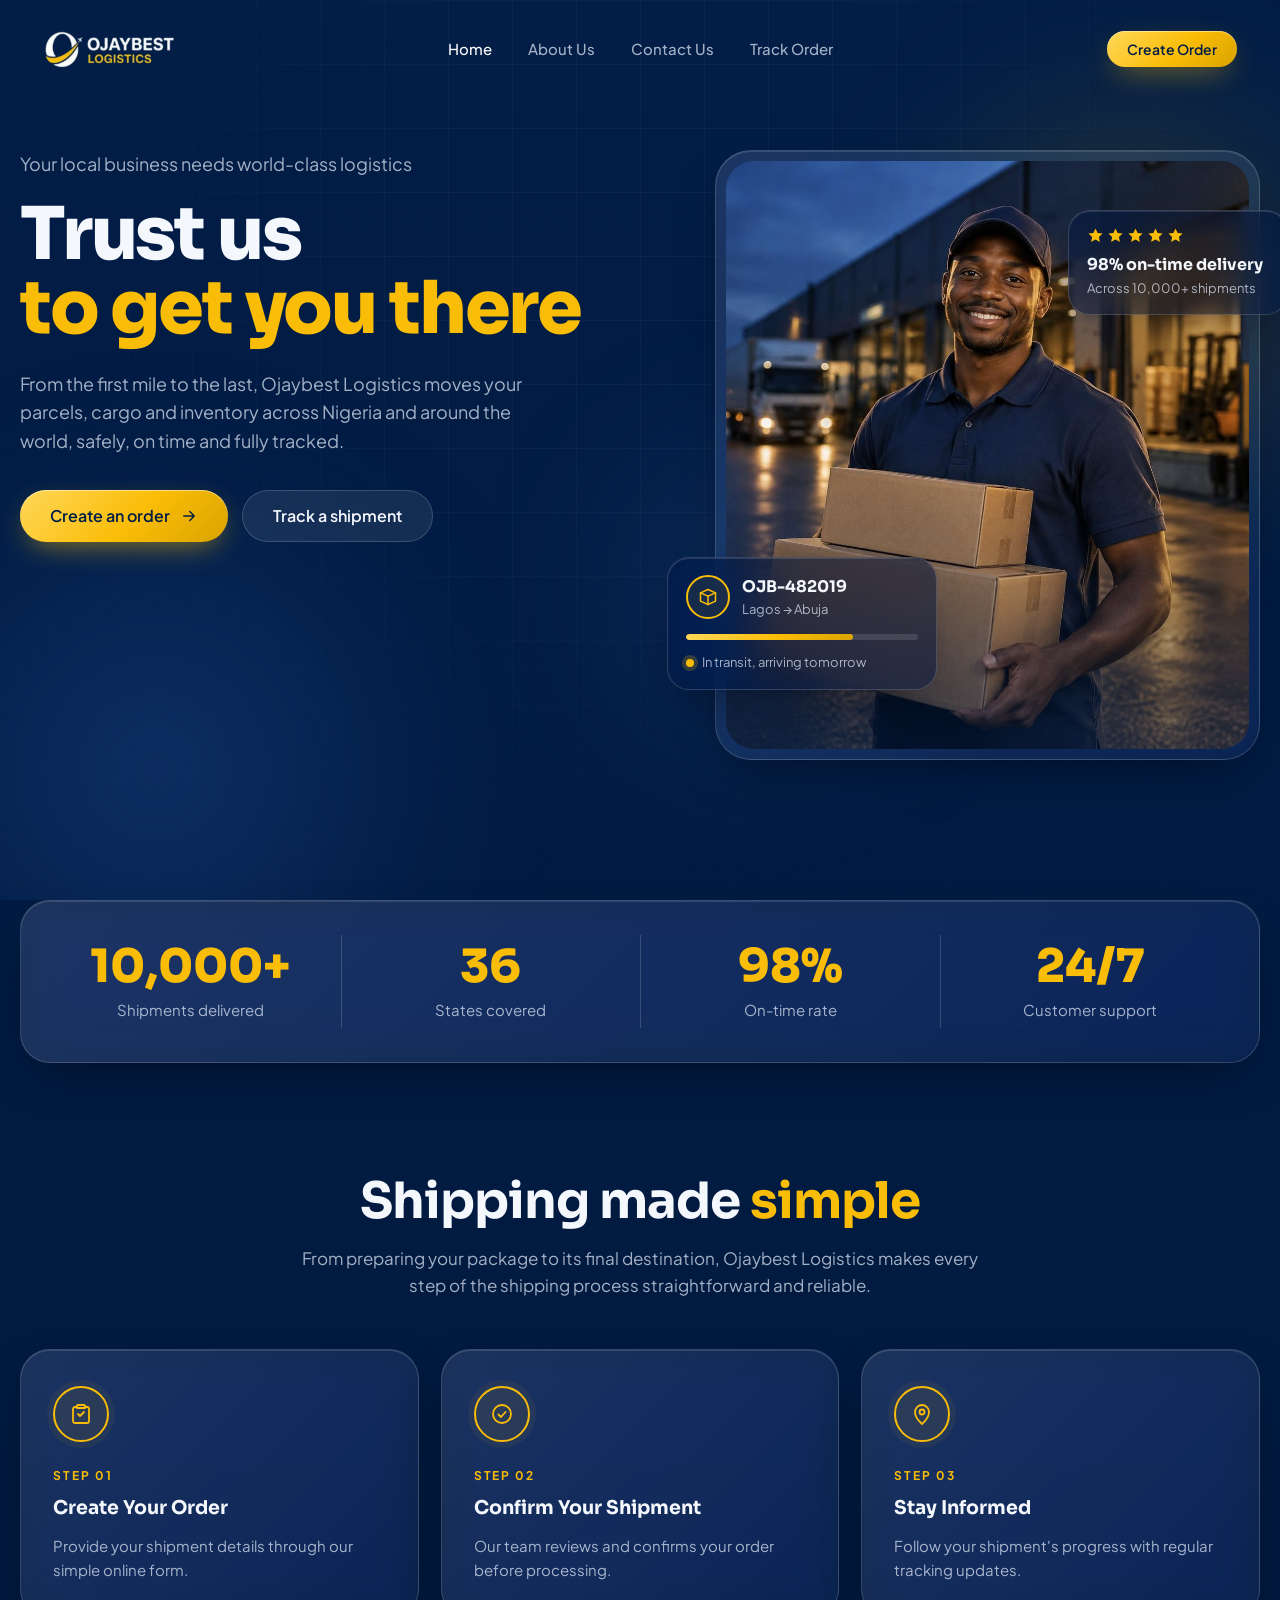
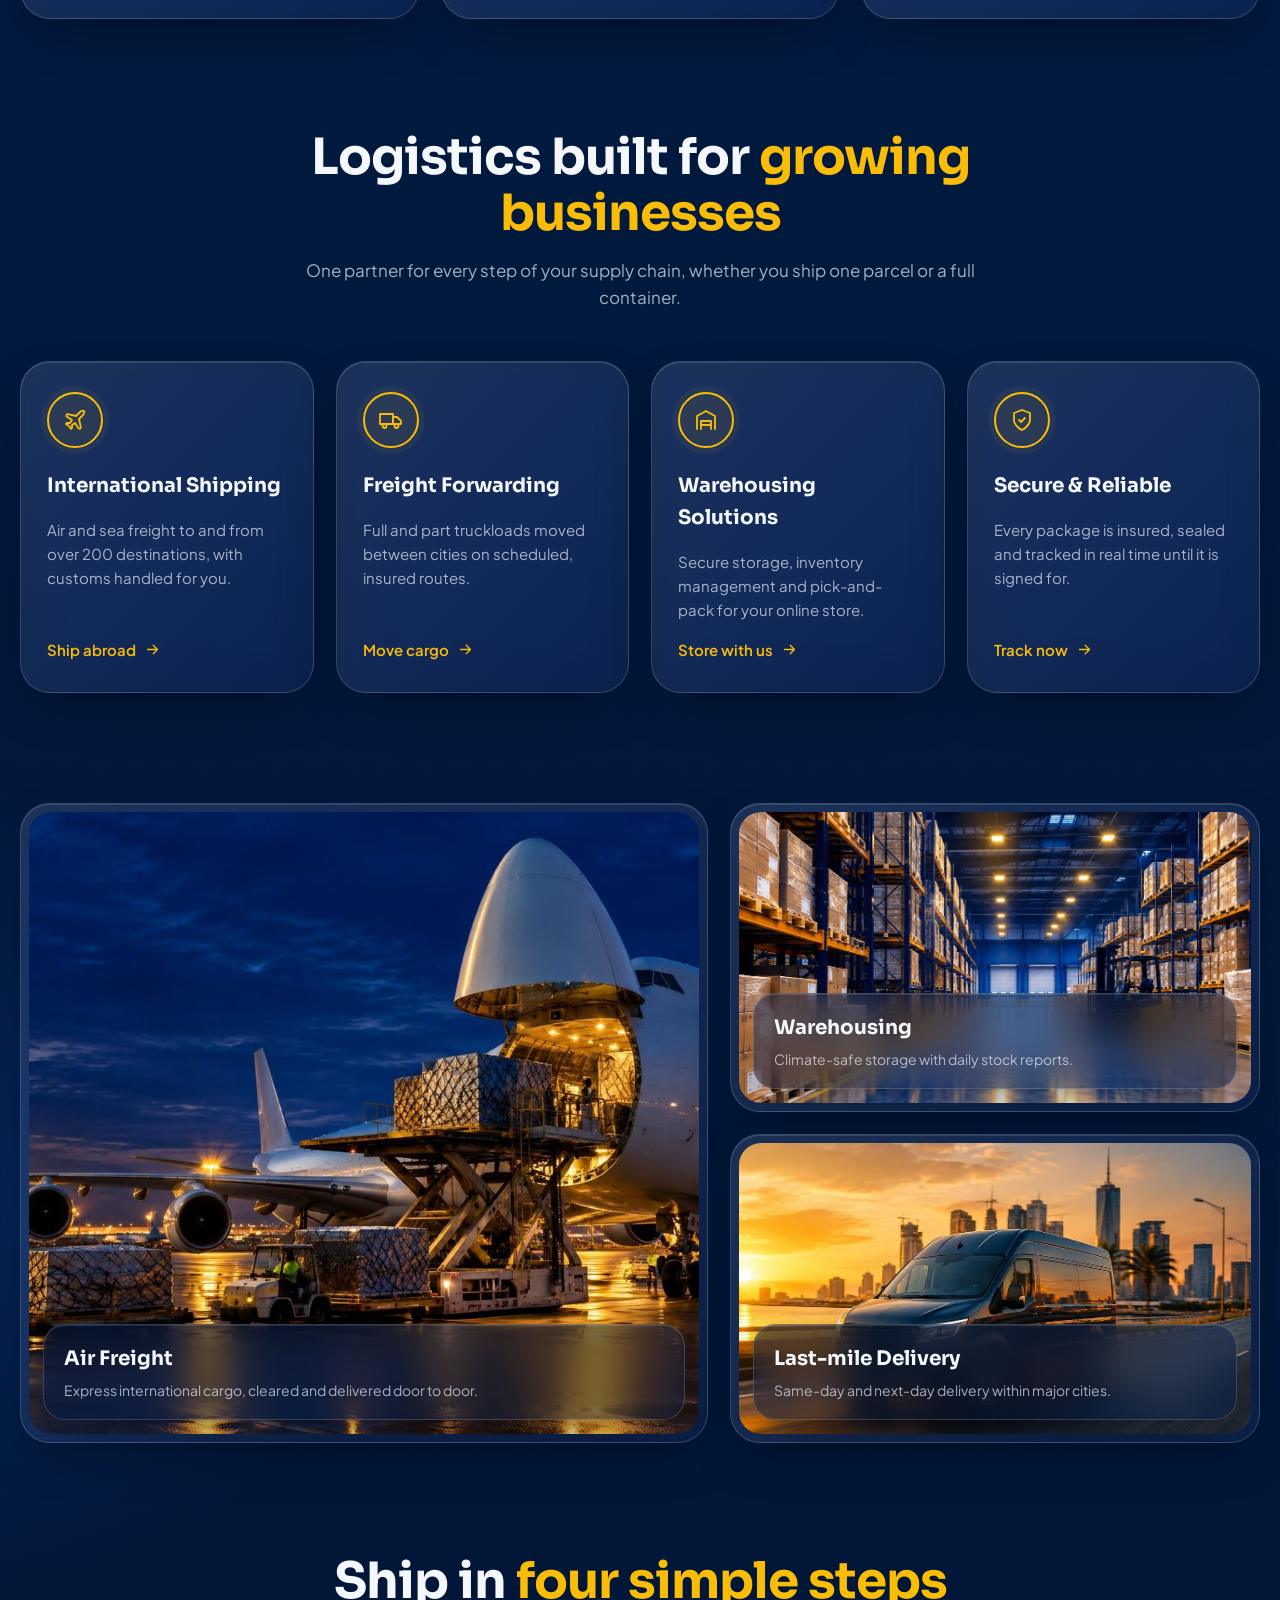
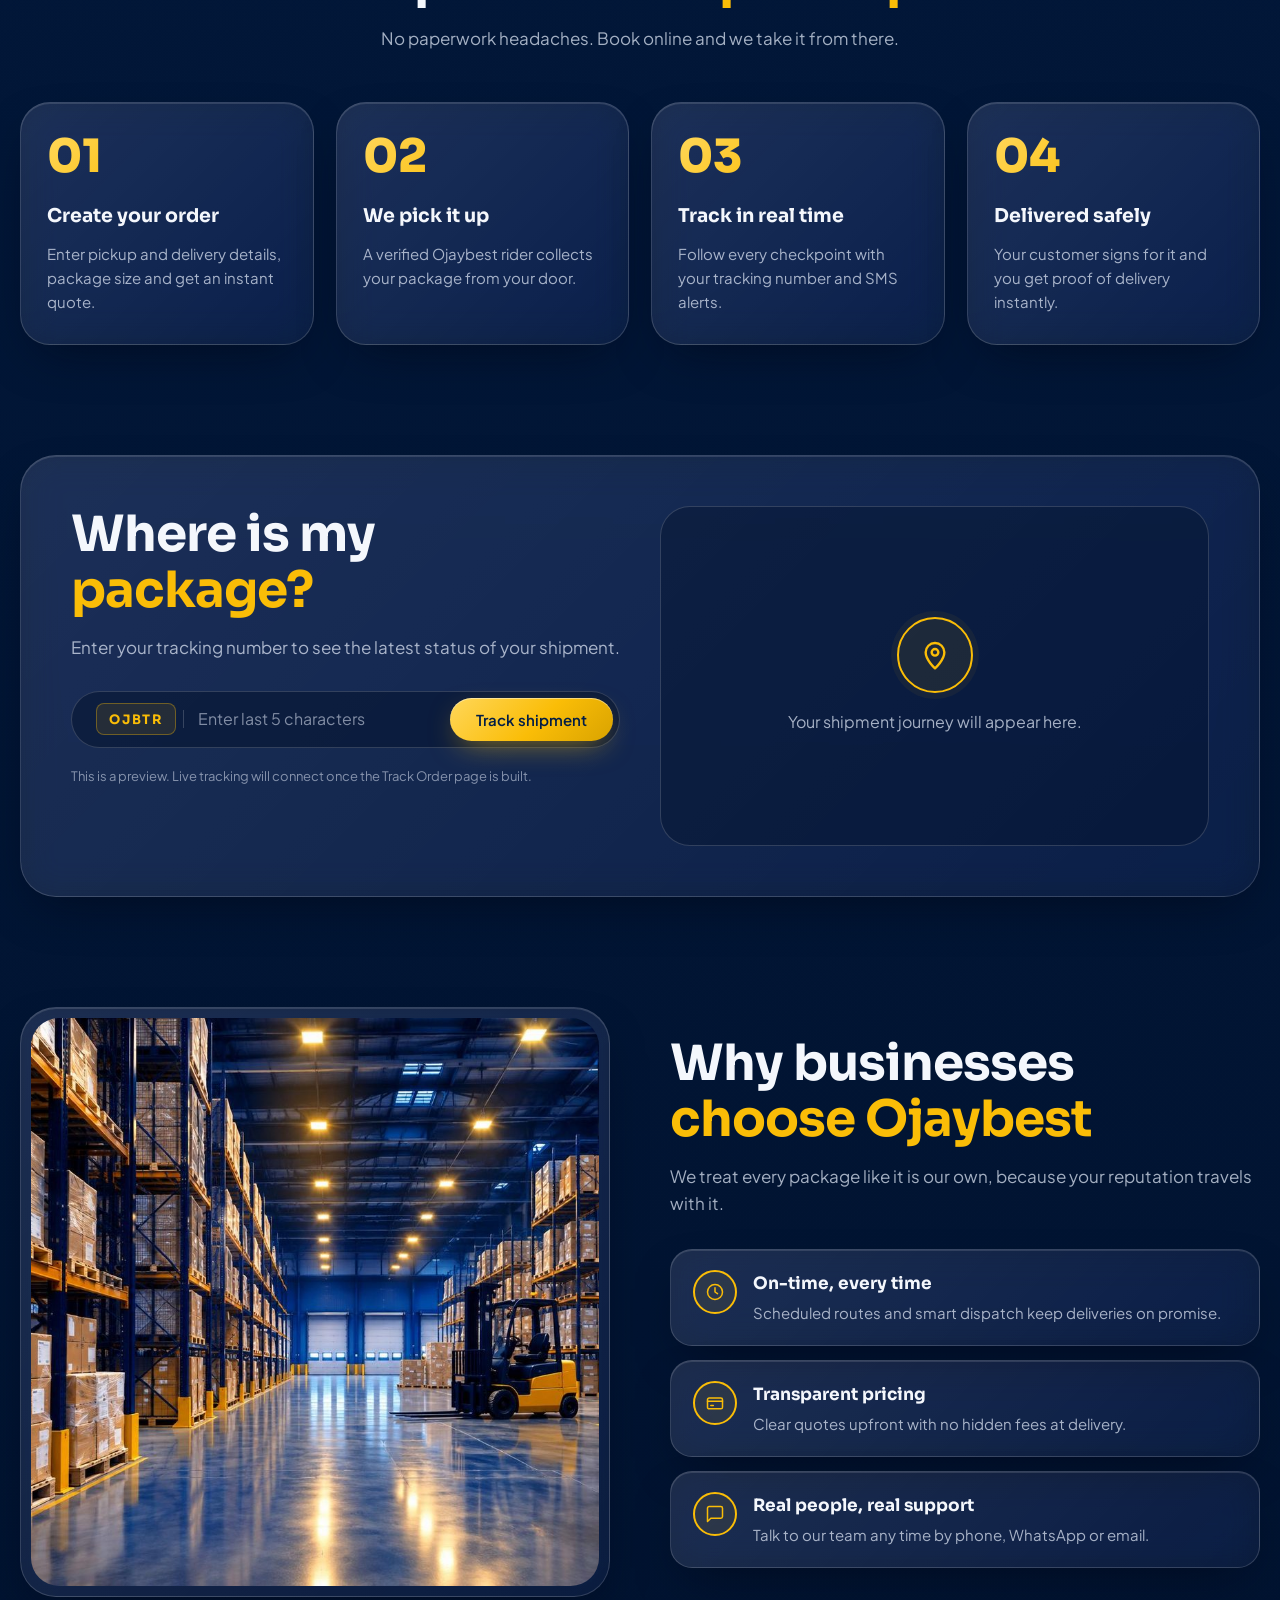
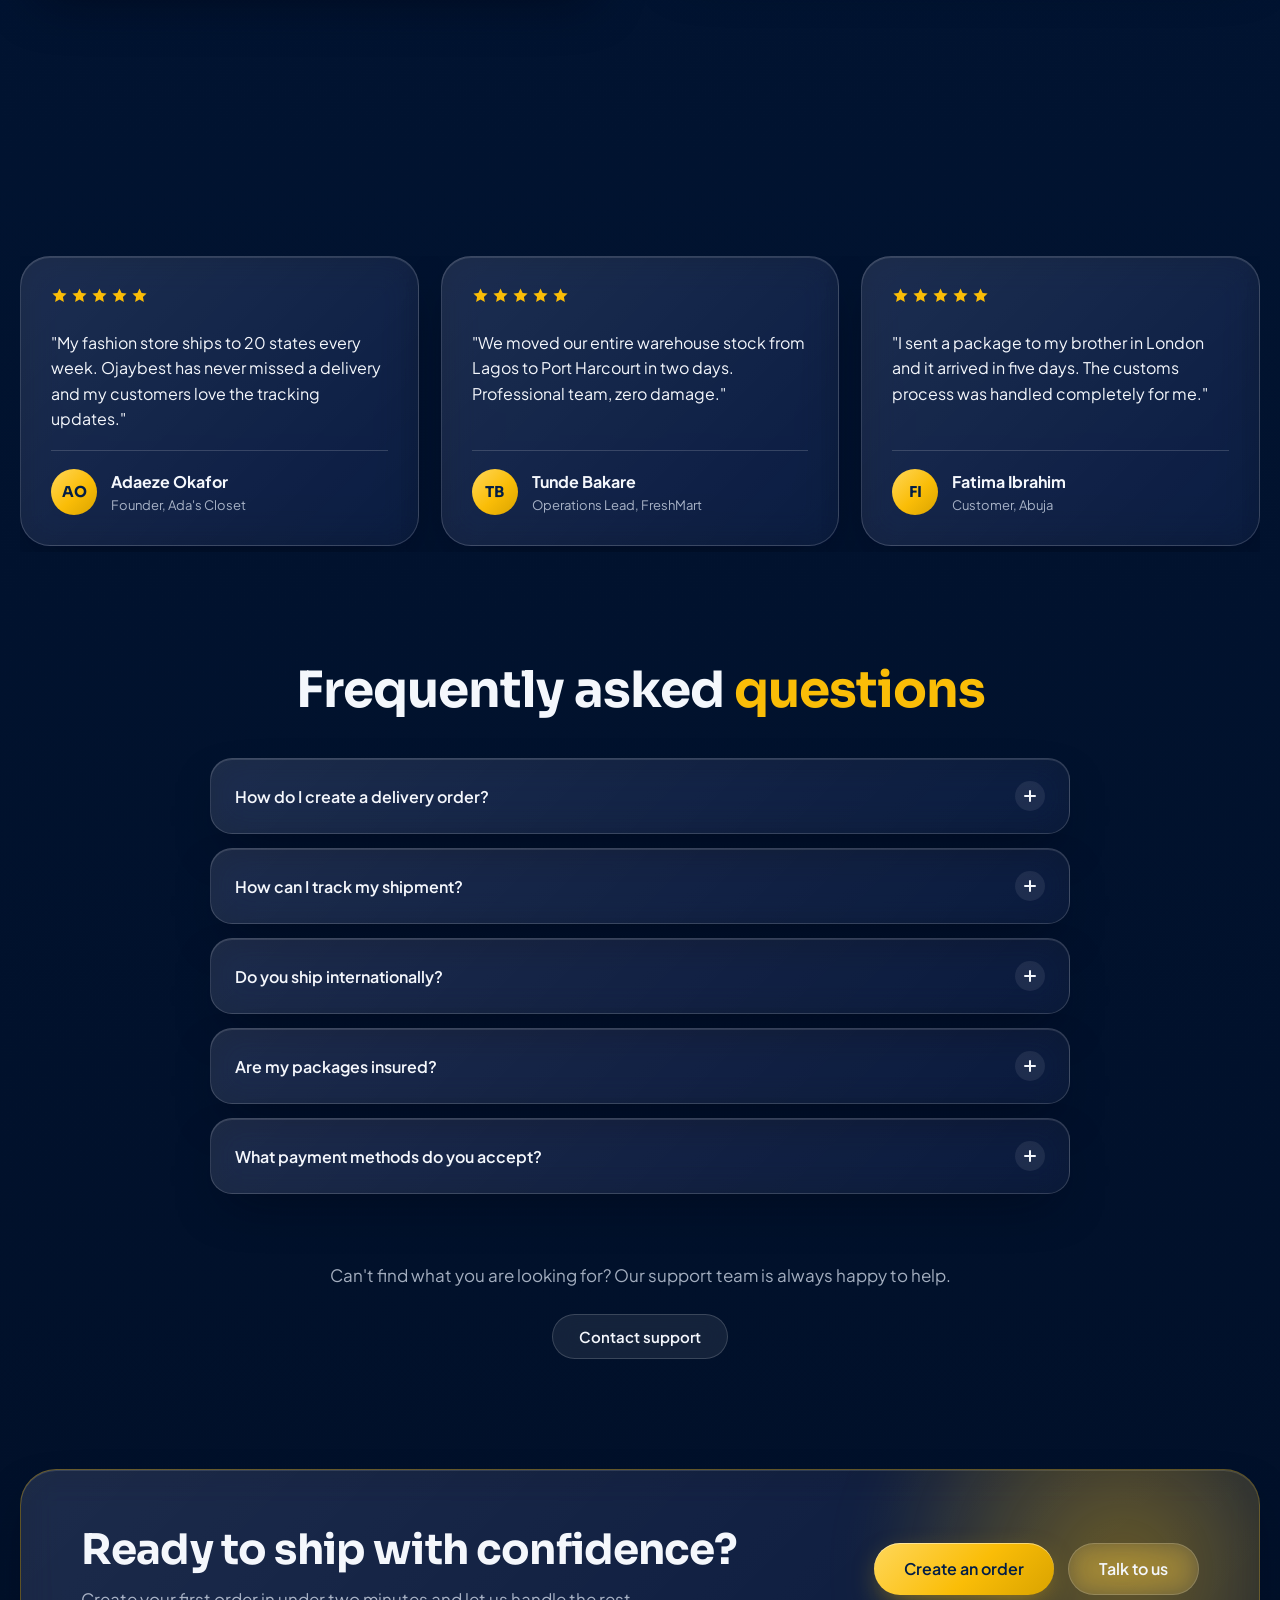
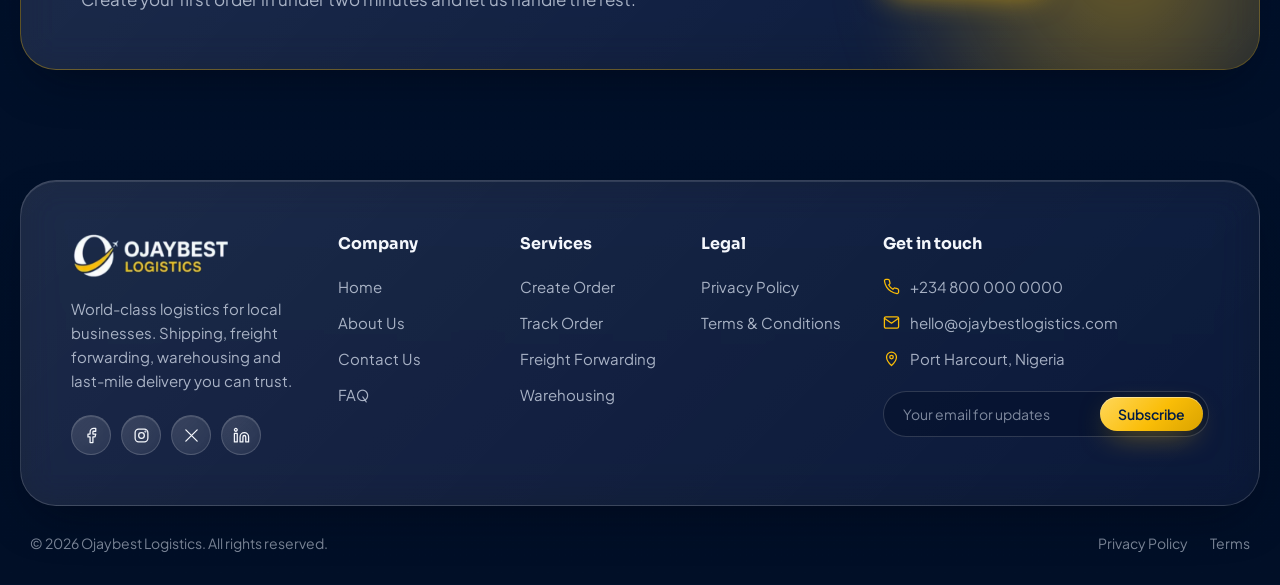
<file: index.html>
<!DOCTYPE html>
<html lang="en">
<head>
  <meta charset="UTF-8" />
  <meta name="viewport" content="width=device-width, initial-scale=1.0" />
  <title>Ojaybest Logistics | Trusted Shipping, Freight &amp; Delivery in Nigeria</title>
  <meta name="description" content="Ojaybest Logistics delivers world-class shipping, freight forwarding, warehousing and last-mile delivery for local businesses. Create an order or track your shipment in seconds." />
  <meta property="og:title" content="Ojaybest Logistics | Trust us to get you there" />
  <meta property="og:description" content="International shipping, freight forwarding, warehousing and secure last-mile delivery for growing businesses." />
  <meta property="og:type" content="website" />
  <meta name="twitter:card" content="summary_large_image" />
  <meta name="theme-color" content="#021d46" />
  <link rel="icon" type="image/png" href="assets/favicon.png?" />

  <link rel="preconnect" href="https://fonts.googleapis.com" />
  <link rel="preconnect" href="https://fonts.gstatic.com" crossorigin />
  <link href="https://fonts.googleapis.com/css2?family=Plus+Jakarta+Sans:wght@400;500;600;700&family=Sora:wght@500;600;700;800&display=swap" rel="stylesheet" />

  <link rel="stylesheet" href="styles.css" />
</head>
<body>

  <!-- Ambient glass background -->
  <div class="ambient" aria-hidden="true">
    <span class="orb orb--gold"></span>
    <span class="orb orb--blue"></span>
    <span class="orb orb--sky"></span>
    <span class="grid-lines"></span>
  </div>

  <!-- ============ NAVIGATION ============ -->
  <header class="site-header" id="siteHeader">
    <nav class="nav glass" aria-label="Main navigation">
      <a href="index.html" class="nav__brand" aria-label="Ojaybest Logistics home">
        <img src="assets/ojaybest-logo.png" alt="Ojaybest Logistics" width="134" height="40" />
      </a>

      <ul class="nav__links" id="navLinks">
        <li><a href="index.html" class="nav__link is-active" aria-current="page">Home</a></li>
        <li><a href="about.html" class="nav__link">About Us</a></li>
        <li><a href="contact.html" class="nav__link">Contact Us</a></li>
        <li><a href="track-order/track-order.html" class="nav__link">Track Order</a></li>
      </ul>

      <div class="nav__actions">
        <a href="create-order/create-order.html" class="btn btn--gold btn--sm nav__cta">Create Order</a>
        <button class="nav__toggle" id="navToggle" aria-label="Open menu" aria-expanded="false" aria-controls="mobileMenu">
          <span></span><span></span><span></span>
        </button>
      </div>
    </nav>

    <!-- Mobile menu -->
    <div class="mobile-menu glass" id="mobileMenu" hidden>
      <a href="index.html" class="mobile-menu__link is-active">Home</a>
      <a href="about.html" class="mobile-menu__link">About Us</a>
      <a href="contact.html" class="mobile-menu__link">Contact Us</a>
      <a href="track-order/track-order.html" class="mobile-menu__link">Track Order</a>
      <a href="create-order/create-order.html" class="btn btn--gold btn--sm mobile-menu__cta">Create Order</a>
    </div>
  </header>

  <main>
    <!-- ============ HERO ============ -->
    <section class="hero container" id="home">
      <div class="hero__content reveal">
        <p class="hero__lead">Your local business needs world-class logistics</p>
        <h1 class="hero__title">
          Trust us<br />
          <span class="text-gold">to get you there</span>
        </h1>
        <p class="hero__text">
          From the first mile to the last, Ojaybest Logistics moves your parcels, cargo and
          inventory across Nigeria and around the world, safely, on time and fully tracked.
        </p>

        <div class="hero__ctas">
          <a href="create-order/create-order.html" class="btn btn--gold btn--lg">
            Create an order
            <svg class="btn__arrow" viewBox="0 0 24 24" aria-hidden="true"><path d="M5 12h14M13 6l6 6-6 6"/></svg>
          </a>
          <a href="track-order/track-order.html" class="btn btn--glass btn--lg">Track a shipment</a>
        </div>

      </div>

      <div class="hero__visual reveal reveal--delay">
        <div class="hero__frame glass">
          <img src="assets/hero-courier.jpg" alt="Ojaybest courier carrying parcels outside a logistics warehouse" width="1000" height="1125" />
        </div>

        <div class="float-card float-card--shipment glass">
          <div class="float-card__head">
            <span class="icon-ring icon-ring--sm" aria-hidden="true">
              <svg viewBox="0 0 24 24"><path d="M3 7l9-4 9 4-9 4-9-4z"/><path d="M3 7v10l9 4 9-4V7"/><path d="M12 11v10"/></svg>
            </span>
            <div>
              <p class="float-card__title">OJB-482019</p>
              <p class="float-card__meta">Lagos &rarr; Abuja</p>
            </div>
          </div>
          <div class="progress" aria-label="Shipment progress 72%">
            <span class="progress__bar" style="--p: 72%"></span>
          </div>
          <p class="float-card__meta"><span class="dot"></span> In transit, arriving tomorrow</p>
        </div>

        <div class="float-card float-card--rating glass">
          <div class="stars" aria-label="Rated 5 out of 5">
            <svg viewBox="0 0 24 24"><path d="m12 2 3 6.5 7 .8-5.2 4.8 1.4 7L12 17.6 5.8 21l1.4-7L2 9.3l7-.8z"/></svg>
            <svg viewBox="0 0 24 24"><path d="m12 2 3 6.5 7 .8-5.2 4.8 1.4 7L12 17.6 5.8 21l1.4-7L2 9.3l7-.8z"/></svg>
            <svg viewBox="0 0 24 24"><path d="m12 2 3 6.5 7 .8-5.2 4.8 1.4 7L12 17.6 5.8 21l1.4-7L2 9.3l7-.8z"/></svg>
            <svg viewBox="0 0 24 24"><path d="m12 2 3 6.5 7 .8-5.2 4.8 1.4 7L12 17.6 5.8 21l1.4-7L2 9.3l7-.8z"/></svg>
            <svg viewBox="0 0 24 24"><path d="m12 2 3 6.5 7 .8-5.2 4.8 1.4 7L12 17.6 5.8 21l1.4-7L2 9.3l7-.8z"/></svg>
          </div>
          <p class="float-card__title">98% on-time delivery</p>
          <p class="float-card__meta">Across 10,000+ shipments</p>
        </div>
      </div>
    </section>

    <!-- ============ STATS ============ -->
    <section class="container">
      <div class="stats glass reveal">
        <div class="stat">
          <p class="stat__num"><span data-count="10000">0</span>+</p>
          <p class="stat__label">Shipments delivered</p>
        </div>
        <div class="stat">
          <p class="stat__num"><span data-count="36">0</span></p>
          <p class="stat__label">States covered</p>
        </div>
        <div class="stat">
          <p class="stat__num"><span data-count="98">0</span>%</p>
          <p class="stat__label">On-time rate</p>
        </div>
        <div class="stat">
          <p class="stat__num">24/7</p>
          <p class="stat__label">Customer support</p>
        </div>
      </div>
    </section>

    <!-- ============ SHIPPING MADE SIMPLE ============ -->
    <section class="section container" id="shipping-simple">
      <div class="section__head reveal">
        <h2 class="section__title">Shipping made <span class="text-gold">simple</span></h2>
        <p class="section__text">From preparing your package to its final destination, Ojaybest Logistics makes every step of the shipping process straightforward and reliable.</p>
      </div>

      <div class="simple">
        <article class="simple__card glass reveal">
          <span class="icon-ring" aria-hidden="true">
            <svg viewBox="0 0 24 24"><path d="M9 3h6a1 1 0 0 1 1 1v2H8V4a1 1 0 0 1 1-1z"/><path d="M16 5h2a2 2 0 0 1 2 2v12a2 2 0 0 1-2 2H6a2 2 0 0 1-2-2V7a2 2 0 0 1 2-2h2"/><path d="M9 12l2 2 4-4"/></svg>
          </span>
          <p class="simple__num">Step 01</p>
          <h3 class="simple__title">Create Your Order</h3>
          <p class="simple__text">Provide your shipment details through our simple online form.</p>
        </article>

        <article class="simple__card glass reveal">
          <span class="icon-ring" aria-hidden="true">
            <svg viewBox="0 0 24 24"><circle cx="12" cy="12" r="9"/><path d="M8.5 12.5 11 15l4.5-5"/></svg>
          </span>
          <p class="simple__num">Step 02</p>
          <h3 class="simple__title">Confirm Your Shipment</h3>
          <p class="simple__text">Our team reviews and confirms your order before processing.</p>
        </article>

        <article class="simple__card glass reveal">
          <span class="icon-ring" aria-hidden="true">
            <svg viewBox="0 0 24 24"><path d="M12 22s7-6.2 7-12a7 7 0 1 0-14 0c0 5.8 7 12 7 12z"/><circle cx="12" cy="10" r="2.5"/></svg>
          </span>
          <p class="simple__num">Step 03</p>
          <h3 class="simple__title">Stay Informed</h3>
          <p class="simple__text">Follow your shipment's progress with regular tracking updates.</p>
        </article>
      </div>
    </section>

    <!-- ============ SERVICES ============ -->
    <section class="section container" id="services">
      <div class="section__head reveal">
        <h2 class="section__title">Logistics built for <span class="text-gold">growing businesses</span></h2>
        <p class="section__text">One partner for every step of your supply chain, whether you ship one parcel or a full container.</p>
      </div>

      <div class="services">
        <article class="service glass reveal">
          <span class="icon-ring" aria-hidden="true">
            <svg viewBox="0 0 24 24"><path d="M17.8 19.2 16 11l3.5-3.5C21 6 21.5 4 21 3c-1-.5-3 0-4.5 1.5L13 8 4.8 6.2c-.5-.1-.9.1-1.1.5l-.3.5c-.2.5-.1 1 .3 1.3L9 12l-2 3H4l-1 1 3 2 2 3 1-1v-3l3-2 3.5 5.3c.3.4.8.5 1.3.3l.5-.2c.4-.3.6-.7.5-1.2z"/></svg>
          </span>
          <h3 class="service__title">International Shipping</h3>
          <p class="service__text">Air and sea freight to and from over 200 destinations, with customs handled for you.</p>
          <a href="create-order/create-order.html" class="service__link">Ship abroad <svg viewBox="0 0 24 24" aria-hidden="true"><path d="M5 12h14M13 6l6 6-6 6"/></svg></a>
        </article>

        <article class="service glass reveal">
          <span class="icon-ring" aria-hidden="true">
            <svg viewBox="0 0 24 24"><path d="M1 6h13v10H1z"/><path d="M14 9h4l4 4v3h-8z"/><circle cx="5.5" cy="18" r="2"/><circle cx="17.5" cy="18" r="2"/></svg>
          </span>
          <h3 class="service__title">Freight Forwarding</h3>
          <p class="service__text">Full and part truckloads moved between cities on scheduled, insured routes.</p>
          <a href="create-order/create-order.html" class="service__link">Move cargo <svg viewBox="0 0 24 24" aria-hidden="true"><path d="M5 12h14M13 6l6 6-6 6"/></svg></a>
        </article>

        <article class="service glass reveal">
          <span class="icon-ring" aria-hidden="true">
            <svg viewBox="0 0 24 24"><path d="M3 21V8l9-5 9 5v13"/><path d="M7 21v-8h10v8"/><path d="M7 17h10"/></svg>
          </span>
          <h3 class="service__title">Warehousing Solutions</h3>
          <p class="service__text">Secure storage, inventory management and pick-and-pack for your online store.</p>
          <a href="contact.html" class="service__link">Store with us <svg viewBox="0 0 24 24" aria-hidden="true"><path d="M5 12h14M13 6l6 6-6 6"/></svg></a>
        </article>

        <article class="service glass reveal">
          <span class="icon-ring" aria-hidden="true">
            <svg viewBox="0 0 24 24"><path d="M12 22s8-4 8-10V5l-8-3-8 3v7c0 6 8 10 8 10z"/><path d="m9 12 2 2 4-4"/></svg>
          </span>
          <h3 class="service__title">Secure &amp; Reliable</h3>
          <p class="service__text">Every package is insured, sealed and tracked in real time until it is signed for.</p>
          <a href="track-order/track-order.html" class="service__link">Track now <svg viewBox="0 0 24 24" aria-hidden="true"><path d="M5 12h14M13 6l6 6-6 6"/></svg></a>
        </article>
      </div>
    </section>

    <!-- ============ SHOWCASE ============ -->
    <section class="section container">
      <div class="showcase">
        <figure class="showcase__card showcase__card--tall glass reveal">
          <img src="assets/air-freight.jpg" alt="Cargo aircraft being loaded with freight at night" loading="lazy" width="1100" height="825" />
          <figcaption class="showcase__caption glass">
            <h3>Air Freight</h3>
            <p>Express international cargo, cleared and delivered door to door.</p>
          </figcaption>
        </figure>
        <figure class="showcase__card glass reveal">
          <img src="assets/warehouse.jpg" alt="Organised Ojaybest warehouse with stacked parcels and forklift" loading="lazy" width="1100" height="825" />
          <figcaption class="showcase__caption glass">
            <h3>Warehousing</h3>
            <p>Climate-safe storage with daily stock reports.</p>
          </figcaption>
        </figure>
        <figure class="showcase__card glass reveal">
          <img src="assets/last-mile.jpg" alt="Delivery van driving through the city at sunset" loading="lazy" width="1100" height="825" />
          <figcaption class="showcase__caption glass">
            <h3>Last-mile Delivery</h3>
            <p>Same-day and next-day delivery within major cities.</p>
          </figcaption>
        </figure>
      </div>
    </section>

    <!-- ============ HOW IT WORKS ============ -->
    <section class="section container" id="how-it-works">
      <div class="section__head reveal">
        <h2 class="section__title">Ship in <span class="text-gold">four simple steps</span></h2>
        <p class="section__text">No paperwork headaches. Book online and we take it from there.</p>
      </div>

      <ol class="steps">
        <li class="step glass reveal">
          <span class="step__num">01</span>
          <h3 class="step__title">Create your order</h3>
          <p class="step__text">Enter pickup and delivery details, package size and get an instant quote.</p>
        </li>
        <li class="step glass reveal">
          <span class="step__num">02</span>
          <h3 class="step__title">We pick it up</h3>
          <p class="step__text">A verified Ojaybest rider collects your package from your door.</p>
        </li>
        <li class="step glass reveal">
          <span class="step__num">03</span>
          <h3 class="step__title">Track in real time</h3>
          <p class="step__text">Follow every checkpoint with your tracking number and SMS alerts.</p>
        </li>
        <li class="step glass reveal">
          <span class="step__num">04</span>
          <h3 class="step__title">Delivered safely</h3>
          <p class="step__text">Your customer signs for it and you get proof of delivery instantly.</p>
        </li>
      </ol>
    </section>

    <!-- ============ TRACK ============ -->
    <section class="section container" id="track">
      <div class="track glass reveal">
        <div class="track__intro">
          <h2 class="section__title">Where is my <span class="text-gold">package?</span></h2>
          <p class="section__text">Enter your tracking number to see the latest status of your shipment.</p>

          <form class="track__form" id="trackForm" novalidate>
            <label for="trackInput" class="sr-only">Last 5 characters of your tracking number, OJBTR added automatically</label>
            <div class="track__field">
              <span class="track-prefix" aria-hidden="true">OJBTR</span>
              <input id="trackInput" class="track-suffix" type="text" size="1" placeholder="Enter last 5 characters" maxlength="5" autocapitalize="characters" spellcheck="false" autocomplete="off" />

            </div>

            <button type="submit" class="btn btn--gold">Track shipment</button>
          </form>
          <p class="track__error" id="trackError" role="alert"></p>
          <p class="track__note">This is a preview. Live tracking will connect once the Track Order page is built.</p>
        </div>

        <div class="track__result" id="trackResult" aria-live="polite">
          <div class="track__empty">
            <span class="icon-ring icon-ring--lg" aria-hidden="true">
              <svg viewBox="0 0 24 24"><path d="M12 22s7-6.2 7-12a7 7 0 1 0-14 0c0 5.8 7 12 7 12z"/><circle cx="12" cy="10" r="2.5"/></svg>
            </span>
            <p>Your shipment journey will appear here.</p>
          </div>
        </div>
      </div>
    </section>

    <!-- ============ WHY US ============ -->
    <section class="section container">
      <div class="why">
        <div class="why__media glass reveal">
          <img src="assets/warehouse.jpg" alt="Ojaybest warehouse operations" loading="lazy" width="1100" height="825" />
        </div>
        <div class="why__content reveal reveal--delay">
          <h2 class="section__title">Why businesses <span class="text-gold">choose Ojaybest</span></h2>
          <p class="section__text">We treat every package like it is our own, because your reputation travels with it.</p>

          <ul class="why__list">
            <li class="why__item glass">
              <span class="icon-ring icon-ring--sm" aria-hidden="true"><svg viewBox="0 0 24 24"><circle cx="12" cy="12" r="9"/><path d="M12 7v5l3 2"/></svg></span>
              <div><h3>On-time, every time</h3><p>Scheduled routes and smart dispatch keep deliveries on promise.</p></div>
            </li>
            <li class="why__item glass">
              <span class="icon-ring icon-ring--sm" aria-hidden="true"><svg viewBox="0 0 24 24"><rect x="3" y="6" width="18" height="13" rx="2"/><path d="M3 10h18"/><path d="M7 15h3"/></svg></span>
              <div><h3>Transparent pricing</h3><p>Clear quotes upfront with no hidden fees at delivery.</p></div>
            </li>
            <li class="why__item glass">
              <span class="icon-ring icon-ring--sm" aria-hidden="true"><svg viewBox="0 0 24 24"><path d="M21 15a2 2 0 0 1-2 2H7l-4 4V5a2 2 0 0 1 2-2h14a2 2 0 0 1 2 2z"/></svg></span>
              <div><h3>Real people, real support</h3><p>Talk to our team any time by phone, WhatsApp or email.</p></div>
            </li>
          </ul>
        </div>
      </div>
    </section>

    <!-- ============ TESTIMONIALS ============ -->
    <section class="section container" id="reviews">
      <div class="section__head section__head--row reveal">
        <div>
          <h2 class="section__title">What our <span class="text-gold">customers say</span></h2>
          <p class="section__text">Trusted by online stores, SMEs and families across Nigeria.</p>
        </div>
        <div class="slider-controls">
          <button class="round-btn glass" id="prevReview" aria-label="Previous review">
            <svg viewBox="0 0 24 24"><path d="M19 12H5M11 18l-6-6 6-6"/></svg>
          </button>
          <button class="round-btn glass" id="nextReview" aria-label="Next review">
            <svg viewBox="0 0 24 24"><path d="M5 12h14M13 6l6 6-6 6"/></svg>
          </button>
        </div>
      </div>

      <div class="reviews" id="reviewsTrack">
        <article class="review glass">
          <div class="stars"><svg viewBox="0 0 24 24"><path d="m12 2 3 6.5 7 .8-5.2 4.8 1.4 7L12 17.6 5.8 21l1.4-7L2 9.3l7-.8z"/></svg><svg viewBox="0 0 24 24"><path d="m12 2 3 6.5 7 .8-5.2 4.8 1.4 7L12 17.6 5.8 21l1.4-7L2 9.3l7-.8z"/></svg><svg viewBox="0 0 24 24"><path d="m12 2 3 6.5 7 .8-5.2 4.8 1.4 7L12 17.6 5.8 21l1.4-7L2 9.3l7-.8z"/></svg><svg viewBox="0 0 24 24"><path d="m12 2 3 6.5 7 .8-5.2 4.8 1.4 7L12 17.6 5.8 21l1.4-7L2 9.3l7-.8z"/></svg><svg viewBox="0 0 24 24"><path d="m12 2 3 6.5 7 .8-5.2 4.8 1.4 7L12 17.6 5.8 21l1.4-7L2 9.3l7-.8z"/></svg></div>
          <p class="review__text">"My fashion store ships to 20 states every week. Ojaybest has never missed a delivery and my customers love the tracking updates."</p>
          <div class="review__author"><span class="avatar">AO</span><div><p class="review__name">Adaeze Okafor</p><p class="review__role">Founder, Ada's Closet</p></div></div>
        </article>
        <article class="review glass">
          <div class="stars"><svg viewBox="0 0 24 24"><path d="m12 2 3 6.5 7 .8-5.2 4.8 1.4 7L12 17.6 5.8 21l1.4-7L2 9.3l7-.8z"/></svg><svg viewBox="0 0 24 24"><path d="m12 2 3 6.5 7 .8-5.2 4.8 1.4 7L12 17.6 5.8 21l1.4-7L2 9.3l7-.8z"/></svg><svg viewBox="0 0 24 24"><path d="m12 2 3 6.5 7 .8-5.2 4.8 1.4 7L12 17.6 5.8 21l1.4-7L2 9.3l7-.8z"/></svg><svg viewBox="0 0 24 24"><path d="m12 2 3 6.5 7 .8-5.2 4.8 1.4 7L12 17.6 5.8 21l1.4-7L2 9.3l7-.8z"/></svg><svg viewBox="0 0 24 24"><path d="m12 2 3 6.5 7 .8-5.2 4.8 1.4 7L12 17.6 5.8 21l1.4-7L2 9.3l7-.8z"/></svg></div>
          <p class="review__text">"We moved our entire warehouse stock from Lagos to Port Harcourt in two days. Professional team, zero damage."</p>
          <div class="review__author"><span class="avatar">TB</span><div><p class="review__name">Tunde Bakare</p><p class="review__role">Operations Lead, FreshMart</p></div></div>
        </article>
        <article class="review glass">
          <div class="stars"><svg viewBox="0 0 24 24"><path d="m12 2 3 6.5 7 .8-5.2 4.8 1.4 7L12 17.6 5.8 21l1.4-7L2 9.3l7-.8z"/></svg><svg viewBox="0 0 24 24"><path d="m12 2 3 6.5 7 .8-5.2 4.8 1.4 7L12 17.6 5.8 21l1.4-7L2 9.3l7-.8z"/></svg><svg viewBox="0 0 24 24"><path d="m12 2 3 6.5 7 .8-5.2 4.8 1.4 7L12 17.6 5.8 21l1.4-7L2 9.3l7-.8z"/></svg><svg viewBox="0 0 24 24"><path d="m12 2 3 6.5 7 .8-5.2 4.8 1.4 7L12 17.6 5.8 21l1.4-7L2 9.3l7-.8z"/></svg><svg viewBox="0 0 24 24"><path d="m12 2 3 6.5 7 .8-5.2 4.8 1.4 7L12 17.6 5.8 21l1.4-7L2 9.3l7-.8z"/></svg></div>
          <p class="review__text">"I sent a package to my brother in London and it arrived in five days. The customs process was handled completely for me."</p>
          <div class="review__author"><span class="avatar">FI</span><div><p class="review__name">Fatima Ibrahim</p><p class="review__role">Customer, Abuja</p></div></div>
        </article>
        <article class="review glass">
          <div class="stars"><svg viewBox="0 0 24 24"><path d="m12 2 3 6.5 7 .8-5.2 4.8 1.4 7L12 17.6 5.8 21l1.4-7L2 9.3l7-.8z"/></svg><svg viewBox="0 0 24 24"><path d="m12 2 3 6.5 7 .8-5.2 4.8 1.4 7L12 17.6 5.8 21l1.4-7L2 9.3l7-.8z"/></svg><svg viewBox="0 0 24 24"><path d="m12 2 3 6.5 7 .8-5.2 4.8 1.4 7L12 17.6 5.8 21l1.4-7L2 9.3l7-.8z"/></svg><svg viewBox="0 0 24 24"><path d="m12 2 3 6.5 7 .8-5.2 4.8 1.4 7L12 17.6 5.8 21l1.4-7L2 9.3l7-.8z"/></svg><svg viewBox="0 0 24 24"><path d="m12 2 3 6.5 7 .8-5.2 4.8 1.4 7L12 17.6 5.8 21l1.4-7L2 9.3l7-.8z"/></svg></div>
          <p class="review__text">"Pick-up was on time, the rider was polite and the price was exactly what was quoted online. Highly recommended."</p>
          <div class="review__author"><span class="avatar">CE</span><div><p class="review__name">Chinedu Eze</p><p class="review__role">Owner, Gadget Hub</p></div></div>
        </article>
      </div>
    </section>

    <!-- ============ FAQ ============ -->
    <section class="section container" id="faq">
      <div class="faq">
        <div class="faq__intro reveal">
          <h2 class="section__title">Frequently asked <span class="text-gold">questions</span></h2>

        </div>

        <div class="faq__list reveal reveal--delay">
          <div class="faq__item glass">
            <button class="faq__q" aria-expanded="false">
              How do I create a delivery order?
              <span class="faq__icon" aria-hidden="true"></span>
            </button>
            <div class="faq__a"><p>Click "Create Order", fill in the pickup and delivery addresses, describe your package and confirm. You will receive a tracking number immediately.</p></div>
          </div>
          <div class="faq__item glass">
            <button class="faq__q" aria-expanded="false">
              How can I track my shipment?
              <span class="faq__icon" aria-hidden="true"></span>
            </button>
            <div class="faq__a"><p>Enter your tracking number on the "Track Order" page or in the tracker above to see every checkpoint of your shipment.</p></div>
          </div>
          <div class="faq__item glass">
            <button class="faq__q" aria-expanded="false">
              Do you ship internationally?
              <span class="faq__icon" aria-hidden="true"></span>
            </button>
            <div class="faq__a"><p>Yes. We ship by air and sea to over 200 destinations and handle export documentation and customs clearance for you.</p></div>
          </div>
          <div class="faq__item glass">
            <button class="faq__q" aria-expanded="false">
              Are my packages insured?
              <span class="faq__icon" aria-hidden="true"></span>
            </button>
            <div class="faq__a"><p>Every shipment comes with standard cover. You can add extended insurance for high-value items when creating your order.</p></div>
          </div>
          <div class="faq__item glass">
            <button class="faq__q" aria-expanded="false">
              What payment methods do you accept?
              <span class="faq__icon" aria-hidden="true"></span>
            </button>
            <div class="faq__a"><p>We accept bank transfers, debit cards, and pay-on-pickup for local deliveries. Business accounts can request monthly invoicing.</p></div>
          </div>
        </div>
        <div class="faq__support reveal">
          <p class="section__text">Can't find what you are looking for? Our support team is always happy to help.</p>
          <a href="contact.html" class="btn btn--glass">Contact support</a>
        </div>
      </div>
    </section>

    <!-- ============ CTA ============ -->
    <section class="section container">
      <div class="cta glass reveal">
        <div class="cta__glow" aria-hidden="true"></div>
        <div class="cta__content">
          <h2 class="cta__title">Ready to ship with confidence?</h2>
          <p class="cta__text">Create your first order in under two minutes and let us handle the rest.</p>
        </div>
        <div class="cta__actions">
          <a href="create-order/create-order.html" class="btn btn--gold btn--lg">Create an order</a>
          <a href="contact.html" class="btn btn--glass btn--lg">Talk to us</a>
        </div>
      </div>
    </section>
  </main>

  <!-- ============ FOOTER ============ -->
  <footer class="footer">
    <div class="container">
      <div class="footer__top glass">
        <div class="footer__brand">
          <img src="assets/ojaybest-logo.png" alt="Ojaybest Logistics" width="160" height="48" loading="lazy" />
          <p>World-class logistics for local businesses. Shipping, freight forwarding, warehousing and last-mile delivery you can trust.</p>
          <div class="socials">
            <a href="#" class="round-btn round-btn--sm glass" aria-label="Facebook"><svg viewBox="0 0 24 24"><path d="M18 2h-3a5 5 0 0 0-5 5v3H7v4h3v8h4v-8h3l1-4h-4V7a1 1 0 0 1 1-1h3z"/></svg></a>
            <a href="#" class="round-btn round-btn--sm glass" aria-label="Instagram"><svg viewBox="0 0 24 24"><rect x="3" y="3" width="18" height="18" rx="5"/><circle cx="12" cy="12" r="4"/><circle cx="17.5" cy="6.5" r=".5"/></svg></a>
            <a href="#" class="round-btn round-btn--sm glass" aria-label="X (Twitter)"><svg viewBox="0 0 24 24"><path d="M4 4l16 16M20 4 4 20"/></svg></a>
            <a href="#" class="round-btn round-btn--sm glass" aria-label="LinkedIn"><svg viewBox="0 0 24 24"><path d="M16 8a6 6 0 0 1 6 6v7h-4v-7a2 2 0 0 0-4 0v7h-4v-7a6 6 0 0 1 6-6z"/><path d="M2 9h4v12H2z"/><circle cx="4" cy="4" r="2"/></svg></a>
          </div>
        </div>

        <div class="footer__col">
          <h4>Company</h4>
          <a href="index.html">Home</a>
          <a href="about.html">About Us</a>
          <a href="contact.html">Contact Us</a>
          <a href="faq.html">FAQ</a>
        </div>

        <div class="footer__col">
          <h4>Services</h4>
          <a href="create-order/create-order.html">Create Order</a>
          <a href="track-order/track-order.html">Track Order</a>
          <a href="#services">Freight Forwarding</a>
          <a href="#services">Warehousing</a>
        </div>

        <div class="footer__col">
          <h4>Legal</h4>
          <a href="privacy-policy.html">Privacy Policy</a>
          <a href="terms.html">Terms &amp; Conditions</a>
        </div>

        <div class="footer__col footer__contact">
          <h4>Get in touch</h4>
          <p><svg viewBox="0 0 24 24"><path d="M22 16.9v3a2 2 0 0 1-2.2 2 19.8 19.8 0 0 1-8.6-3.1 19.5 19.5 0 0 1-6-6A19.8 19.8 0 0 1 2.1 4.2 2 2 0 0 1 4.1 2h3a2 2 0 0 1 2 1.7c.1 1 .4 1.9.7 2.8a2 2 0 0 1-.5 2.1L8 9.9a16 16 0 0 0 6 6l1.3-1.3a2 2 0 0 1 2.1-.4c.9.3 1.8.6 2.8.7a2 2 0 0 1 1.7 2z"/></svg> +234 800 000 0000</p>
          <p><svg viewBox="0 0 24 24"><rect x="2" y="4" width="20" height="16" rx="2"/><path d="m22 6-10 7L2 6"/></svg> hello@ojaybestlogistics.com</p>
          <p><svg viewBox="0 0 24 24"><path d="M12 22s7-6.2 7-12a7 7 0 1 0-14 0c0 5.8 7 12 7 12z"/><circle cx="12" cy="10" r="2.5"/></svg> Port Harcourt, Nigeria</p>

          <form class="newsletter" id="newsletterForm" novalidate>
            <label for="newsletterEmail" class="sr-only">Email address</label>
            <input id="newsletterEmail" type="email" placeholder="Your email for updates" />
            <button type="submit" class="btn btn--gold btn--sm">Subscribe</button>
          </form>
          <p class="newsletter__msg" id="newsletterMsg" role="status"></p>
        </div>
      </div>

      <div class="footer__bottom">
        <p>&copy; <span id="year"></span> Ojaybest Logistics. All rights reserved.</p>
        <div class="footer__legal">
          <a href="privacy-policy.html">Privacy Policy</a>
          <a href="terms.html">Terms</a>
        </div>
      </div>
    </div>
  </footer>

  <div class="toast glass" id="toast" role="status" aria-live="polite"></div>

  <script src="assets/tracking-shared.js"></script>
  <script src="script.js"></script>
</body>
</html>
</file>
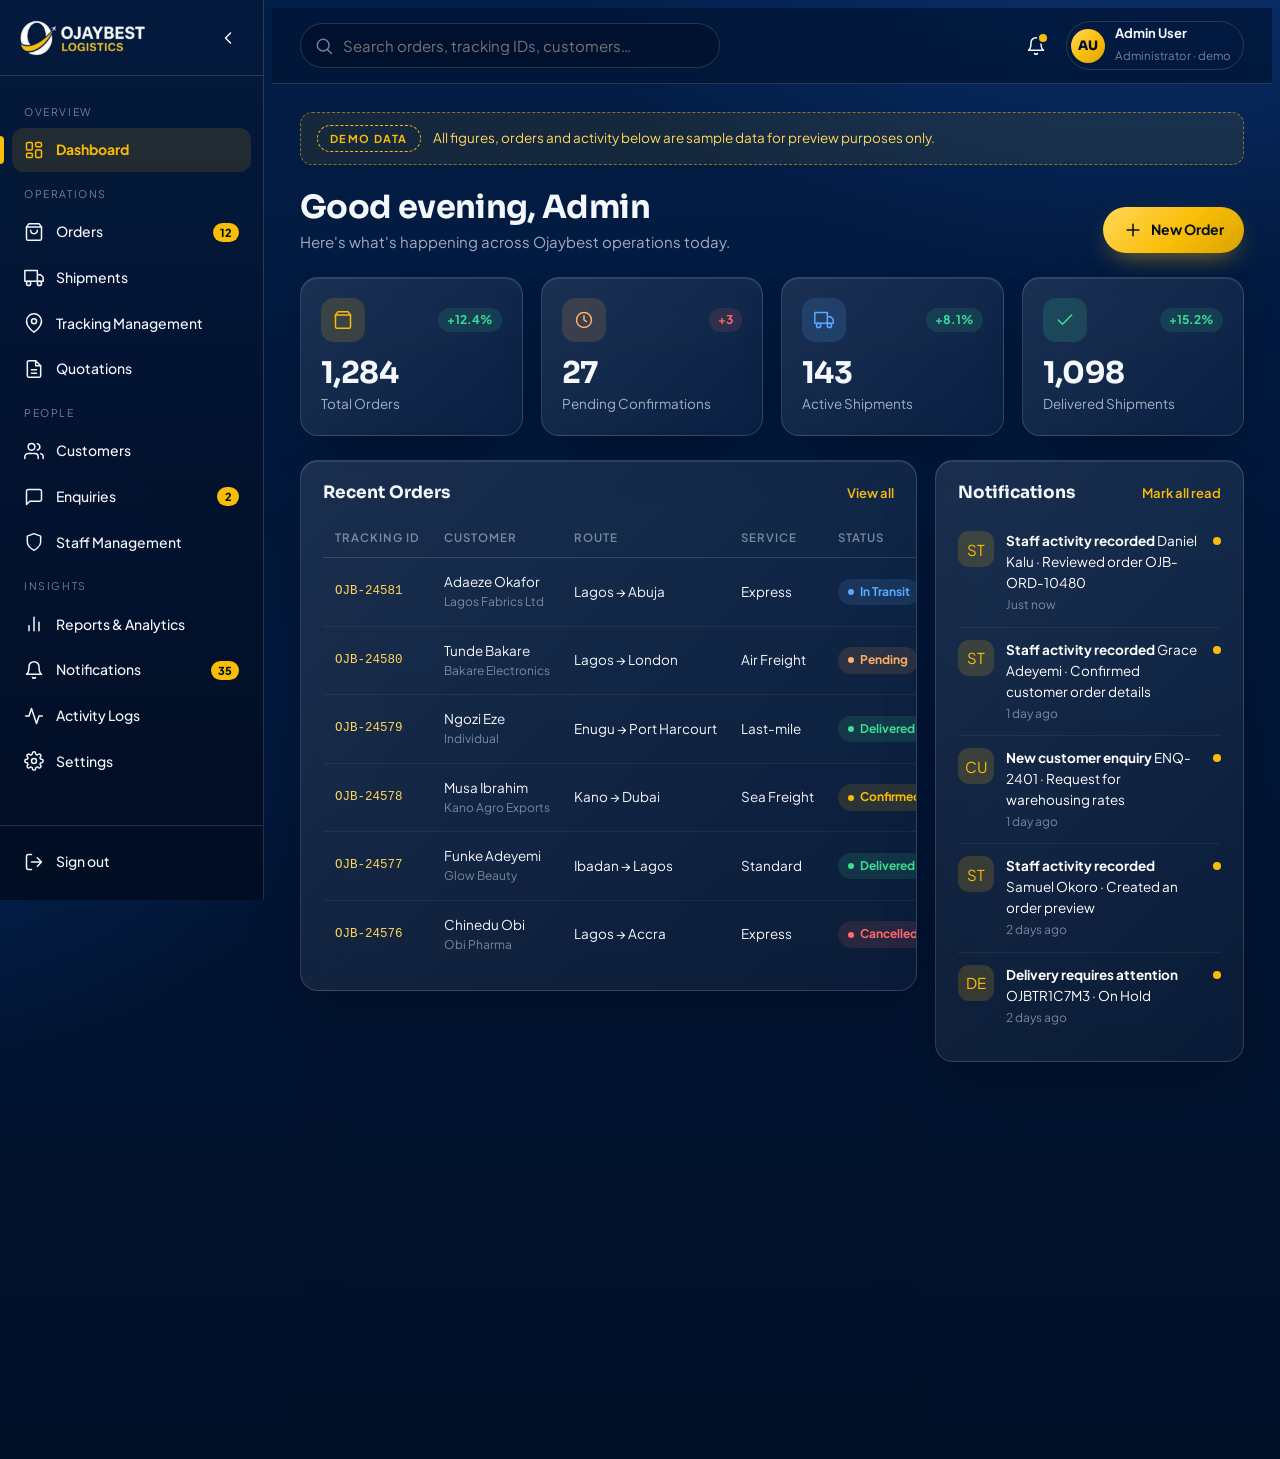
<file: admin/index.html>
<!DOCTYPE html>
<html lang="en">
<head>
  <meta charset="UTF-8" />
  <meta name="viewport" content="width=device-width, initial-scale=1.0" />
  <title>Admin Portal | Ojaybest Logistics</title>
  <meta name="description" content="Ojaybest Logistics Administrator Portal dashboard." />
  <meta name="robots" content="noindex, nofollow" />
  <meta name="theme-color" content="#021d46" />
  <link rel="icon" type="image/png" href="../assets/favicon.png" />
  <link rel="preconnect" href="https://fonts.googleapis.com" />
  <link rel="preconnect" href="https://fonts.gstatic.com" crossorigin />
  <link href="https://fonts.googleapis.com/css2?family=Plus+Jakarta+Sans:wght@400;500;600;700&family=Sora:wght@500;600;700;800&display=swap" rel="stylesheet" />
  <link rel="stylesheet" href="style.css" />
</head>
<body class="admin">
  <div class="shell" id="shell">
    <aside class="sidebar" id="sidebar" aria-label="Admin navigation">
      <div class="sidebar__head">
        <a href="#dashboard" aria-label="Ojaybest Admin dashboard">
          <img class="sidebar__logo" src="../assets/ojaybest-logo.png" alt="Ojaybest Logistics" width="130" height="39" />
          <span class="sidebar__mark" aria-hidden="true">OB</span>
        </a>
        <button class="sidebar__collapse" id="collapseBtn" aria-label="Collapse sidebar" aria-expanded="true">
          <svg viewBox="0 0 24 24"><path d="M15 18l-6-6 6-6"/></svg>
        </button>
      </div>

      <nav class="sidebar__nav">
        <p class="sidebar__label">Overview</p>
        <a class="sidebar__link" data-nav="dashboard" data-tip="Dashboard" href="#dashboard">
          <svg viewBox="0 0 24 24"><rect x="3" y="3" width="7" height="9" rx="1.5"/><rect x="14" y="3" width="7" height="5" rx="1.5"/><rect x="14" y="12" width="7" height="9" rx="1.5"/><rect x="3" y="16" width="7" height="5" rx="1.5"/></svg>
          <span class="sidebar__text">Dashboard</span>
        </a>

        <p class="sidebar__label">Operations</p>
        <a class="sidebar__link" data-nav="orders" data-tip="Orders" href="#orders">
          <svg viewBox="0 0 24 24"><path d="M6 2L3 6v14a2 2 0 002 2h14a2 2 0 002-2V6l-3-4z"/><path d="M3 6h18M16 10a4 4 0 01-8 0"/></svg>
          <span class="sidebar__text">Orders</span><span class="sidebar__count">12</span>
        </a>
        <a class="sidebar__link" data-nav="shipments" data-tip="Shipments" href="#shipments">
          <svg viewBox="0 0 24 24"><path d="M1 3h15v13H1zM16 8h4l3 3v5h-7z"/><circle cx="5.5" cy="18.5" r="2.5"/><circle cx="18.5" cy="18.5" r="2.5"/></svg>
          <span class="sidebar__text">Shipments</span>
        </a>
        <a class="sidebar__link" data-nav="tracking" data-tip="Tracking Management" href="#tracking">
          <svg viewBox="0 0 24 24"><path d="M21 10c0 7-9 13-9 13s-9-6-9-13a9 9 0 0118 0z"/><circle cx="12" cy="10" r="3"/></svg>
          <span class="sidebar__text">Tracking Management</span>
        </a>
        <a class="sidebar__link" data-nav="quotations" data-tip="Quotations" href="#quotations">
          <svg viewBox="0 0 24 24"><path d="M14 2H6a2 2 0 00-2 2v16a2 2 0 002 2h12a2 2 0 002-2V8z"/><path d="M14 2v6h6M9 13h6M9 17h6"/></svg>
          <span class="sidebar__text">Quotations</span>
        </a>

        <p class="sidebar__label">People</p>
        <a class="sidebar__link" data-nav="customers" data-tip="Customers" href="#customers">
          <svg viewBox="0 0 24 24"><path d="M17 21v-2a4 4 0 00-4-4H5a4 4 0 00-4 4v2"/><circle cx="9" cy="7" r="4"/><path d="M23 21v-2a4 4 0 00-3-3.87M16 3.13a4 4 0 010 7.75"/></svg>
          <span class="sidebar__text">Customers</span>
        </a>
        <a class="sidebar__link" data-nav="enquiries" data-tip="Enquiries" href="#enquiries">
          <svg viewBox="0 0 24 24"><path d="M21 15a2 2 0 01-2 2H7l-4 4V5a2 2 0 012-2h14a2 2 0 012 2z"/></svg>
          <span class="sidebar__text">Enquiries</span><span class="sidebar__count">5</span>
        </a>
        <a class="sidebar__link" data-nav="staff" data-tip="Staff Management" href="#staff">
          <svg viewBox="0 0 24 24"><path d="M12 22s8-4 8-10V5l-8-3-8 3v7c0 6 8 10 8 10z"/></svg>
          <span class="sidebar__text">Staff Management</span>
        </a>

        <p class="sidebar__label">Insights</p>
        <a class="sidebar__link" data-nav="reports" data-tip="Reports &amp; Analytics" href="#reports">
          <svg viewBox="0 0 24 24"><path d="M18 20V10M12 20V4M6 20v-6"/></svg>
          <span class="sidebar__text">Reports &amp; Analytics</span>
        </a>
        <a class="sidebar__link" data-nav="notifications" data-tip="Notifications" href="#notifications">
          <svg viewBox="0 0 24 24"><path d="M18 8A6 6 0 006 8c0 7-3 9-3 9h18s-3-2-3-9M13.73 21a2 2 0 01-3.46 0"/></svg>
          <span class="sidebar__text">Notifications</span><span class="sidebar__count" id="notificationsBadge" aria-label="Unread notifications">0</span>
        </a>
        <a class="sidebar__link" data-nav="activity" data-tip="Activity Logs" href="#activity">
          <svg viewBox="0 0 24 24"><path d="M22 12h-4l-3 9L9 3l-3 9H2"/></svg>
          <span class="sidebar__text">Activity Logs</span>
        </a>
        <a class="sidebar__link" data-nav="settings" data-tip="Settings" href="#settings">
          <svg viewBox="0 0 24 24"><circle cx="12" cy="12" r="3"/><path d="M19.4 15a1.65 1.65 0 00.33 1.82l.06.06a2 2 0 11-2.83 2.83l-.06-.06a1.65 1.65 0 00-1.82-.33 1.65 1.65 0 00-1 1.51V21a2 2 0 11-4 0v-.09A1.65 1.65 0 009 19.4a1.65 1.65 0 00-1.82.33l-.06.06a2 2 0 11-2.83-2.83l.06-.06A1.65 1.65 0 004.6 15a1.65 1.65 0 00-1.51-1H3a2 2 0 110-4h.09A1.65 1.65 0 004.6 9a1.65 1.65 0 00-.33-1.82l-.06-.06a2 2 0 112.83-2.83l.06.06A1.65 1.65 0 009 4.6a1.65 1.65 0 001-1.51V3a2 2 0 114 0v.09a1.65 1.65 0 001 1.51 1.65 1.65 0 001.82-.33l.06-.06a2 2 0 112.83 2.83l-.06.06A1.65 1.65 0 0019.4 9a1.65 1.65 0 001.51 1H21a2 2 0 110 4h-.09a1.65 1.65 0 00-1.51 1z"/></svg>
          <span class="sidebar__text">Settings</span>
        </a>
      </nav>

      <div class="sidebar__foot">
        <a class="sidebar__link" data-tip="Sign out" href="login.html">
          <svg viewBox="0 0 24 24"><path d="M9 21H5a2 2 0 01-2-2V5a2 2 0 012-2h4M16 17l5-5-5-5M21 12H9"/></svg>
          <span class="sidebar__text">Sign out</span>
        </a>
      </div>
    </aside>
    <div class="scrim" id="scrim"></div>

    <div class="main">
      <header class="topbar">
        <button class="topbar__menu" id="menuBtn" aria-label="Open navigation" aria-controls="sidebar" aria-expanded="false">
          <svg viewBox="0 0 24 24"><path d="M3 6h18M3 12h18M3 18h18"/></svg>
        </button>
        <label class="topbar__search">
          <span class="a-sr">Search</span>
          <svg viewBox="0 0 24 24"><circle cx="11" cy="11" r="7"/><path d="M21 21l-4.3-4.3"/></svg>
          <input type="search" placeholder="Search orders, tracking IDs, customers…" />
        </label>
        <div class="topbar__actions">
          <button class="icon-btn" aria-label="Notifications" data-go="notifications">
            <svg viewBox="0 0 24 24"><path d="M18 8A6 6 0 006 8c0 7-3 9-3 9h18s-3-2-3-9M13.73 21a2 2 0 01-3.46 0"/></svg><span class="dot" id="notificationBellDot" aria-hidden="true"></span>
          </button>
          <div class="user-chip">
            <span class="avatar" id="adminAvatar">AD</span>
            <div><strong id="adminDisplayName">Admin User</strong><small id="adminDisplayRole">Administrator · demo</small></div>
          </div>
        </div>
      </header>

      <main class="content" id="content">
        <!-- ============ SECTION: Dashboard (Phase 1) ============ -->
        <section class="view" data-view="dashboard" data-title="Dashboard">
        <div class="demo-banner" role="note">
          <span class="a-demo-badge">Demo data</span>
          All figures, orders and activity below are sample data for preview purposes only.
        </div>

        <div class="page-head">
          <div>
            <h1>Good <span id="greet">day</span>, Admin</h1>
            <p>Here's what's happening across Ojaybest operations today.</p>
          </div>
          <a href="../create-order/create-order.html" class="a-btn a-btn--gold">
            <svg viewBox="0 0 24 24"><path d="M12 5v14M5 12h14"/></svg> New Order
          </a>
        </div>

        <section class="stats" aria-label="Key metrics">
          <article class="stat a-glass">
            <div class="stat__top"><span class="stat__icon stat__icon--gold"><svg viewBox="0 0 24 24"><path d="M6 2L3 6v14a2 2 0 002 2h14a2 2 0 002-2V6l-3-4z"/><path d="M3 6h18"/></svg></span><span class="stat__trend stat__trend--up">+12.4%</span></div>
            <p class="stat__value" data-count="1284">0</p><p class="stat__label">Total Orders</p>
          </article>
          <article class="stat a-glass">
            <div class="stat__top"><span class="stat__icon stat__icon--warn"><svg viewBox="0 0 24 24"><circle cx="12" cy="12" r="9"/><path d="M12 7v5l3 2"/></svg></span><span class="stat__trend stat__trend--down">+3</span></div>
            <p class="stat__value" data-count="27">0</p><p class="stat__label">Pending Confirmations</p>
          </article>
          <article class="stat a-glass">
            <div class="stat__top"><span class="stat__icon stat__icon--info"><svg viewBox="0 0 24 24"><path d="M1 3h15v13H1zM16 8h4l3 3v5h-7z"/><circle cx="5.5" cy="18.5" r="2.5"/><circle cx="18.5" cy="18.5" r="2.5"/></svg></span><span class="stat__trend stat__trend--up">+8.1%</span></div>
            <p class="stat__value" id="dashboardActiveShipments" data-count="143" data-base-count="143">0</p><p class="stat__label">Active Shipments</p>
          </article>
          <article class="stat a-glass">
            <div class="stat__top"><span class="stat__icon stat__icon--ok"><svg viewBox="0 0 24 24"><path d="M20 6L9 17l-5-5"/></svg></span><span class="stat__trend stat__trend--up">+15.2%</span></div>
            <p class="stat__value" id="dashboardDeliveredShipments" data-count="1098" data-base-count="1098">0</p><p class="stat__label">Delivered Shipments</p>
          </article>
        </section>

        <div class="grid">
          <div class="grid__col">
            <section class="panel a-glass">
              <div class="panel__head"><h2>Recent Orders</h2><a href="#orders">View all</a></div>
              <div class="table-wrap">
                <table class="table">
                  <thead><tr><th>Tracking ID</th><th>Customer</th><th>Route</th><th>Service</th><th>Status</th><th>Date</th></tr></thead>
                  <tbody id="dashOrdersBody"></tbody>
                </table>
              </div>
            </section>
            <section class="panel a-glass">
              <div class="panel__head"><h2>Recent Activities</h2><a href="#activity">Activity logs</a></div>
              <ul class="feed" id="activityFeed"></ul>
            </section>
          </div>
          <div class="grid__col">
            <section class="panel a-glass">
              <div class="panel__head"><h2>Notifications</h2><a href="#" id="markRead">Mark all read</a></div>
              <ul class="feed" id="notifFeed"></ul>
            </section>
          </div>
        </div>
              </section>

        <!-- ============ SECTION: Orders Management (Phase 2) ============ -->
        <section class="view" id="ordersView" data-view="orders" data-title="Orders Management" hidden>
        <div class="demo-banner" role="note">
          <span class="a-demo-badge">Demo data</span>
          These are sample orders. Status changes you make here are a preview only. They are not saved and do not affect real customers.
        </div>

        <div class="page-head">
          <div>
            <h1>Orders Management</h1>
            <p>Review Front Desk confirmed orders and approve them for shipment.</p>
          </div>
        </div>

        <section class="stats" aria-label="Order summary">
          <article class="stat a-glass">
            <div class="stat__top"><span class="stat__icon stat__icon--gold"><svg viewBox="0 0 24 24"><path d="M6 2L3 6v14a2 2 0 002 2h14a2 2 0 002-2V6l-3-4z"/><path d="M3 6h18"/></svg></span></div>
            <p class="stat__value" id="sTotal">0</p><p class="stat__label">Total Orders</p>
          </article>
          <article class="stat a-glass">
            <div class="stat__top"><span class="stat__icon stat__icon--warn"><svg viewBox="0 0 24 24"><circle cx="12" cy="12" r="9"/><path d="M12 7v5l3 2"/></svg></span></div>
            <p class="stat__value" id="sPending">0</p><p class="stat__label">Pending Confirmations</p>
          </article>
          <article class="stat a-glass">
            <div class="stat__top"><span class="stat__icon stat__icon--info"><svg viewBox="0 0 24 24"><path d="M9 11l3 3L22 4"/><path d="M21 12v7a2 2 0 01-2 2H5a2 2 0 01-2-2V5a2 2 0 012-2h11"/></svg></span></div>
            <p class="stat__value" id="sConfirmed">0</p><p class="stat__label">Confirmed Orders</p>
          </article>
          <article class="stat a-glass">
            <div class="stat__top"><span class="stat__icon stat__icon--ok"><svg viewBox="0 0 24 24"><path d="M12 22s8-4 8-10V5l-8-3-8 3v7c0 6 8 10 8 10z"/><path d="M9 12l2 2 4-4"/></svg></span></div>
            <p class="stat__value" id="sApproved">0</p><p class="stat__label">Approved Orders</p>
          </article>
        </section>

        <section class="panel a-glass">
          <div class="panel__head"><h2>All Orders</h2></div>
          <div class="chips" id="chips" role="group" aria-label="Filter by order status"></div>
          <div class="toolbar">
            <label class="toolbar__search">
              <span class="a-sr">Search orders</span>
              <svg viewBox="0 0 24 24"><circle cx="11" cy="11" r="7"/><path d="M21 21l-4.3-4.3"/></svg>
              <input type="search" id="search" placeholder="Search by reference, customer, city…" maxlength="100" />
            </label>
            <label><span class="a-sr">Front Desk status</span>
              <select class="a-select" id="fFront">
                <option value="all">All Front Desk statuses</option>
                <option value="awaiting">Awaiting Front Desk</option>
                <option value="confirmed">Front Desk Confirmed</option>
                <option value="flagged">Flagged by Front Desk</option>
              </select>
            </label>
            <label><span class="a-sr">Shipping service</span>
              <select class="a-select" id="fService"></select>
            </label>
            <button class="a-btn a-btn--ghost a-btn--sm" id="resetFilters">Clear filters</button>
            <span class="toolbar__count" id="resultCount"></span>
          </div>

          <div class="table-wrap">
            <table class="table">
              <thead><tr>
                <th><button class="th-sort" data-sort="ref">Order Ref <svg viewBox="0 0 24 24"><path d="M6 15l6-6 6 6"/></svg></button></th>
                <th><button class="th-sort" data-sort="customer">Customer <svg viewBox="0 0 24 24"><path d="M6 15l6-6 6 6"/></svg></button></th>
                <th><button class="th-sort" data-sort="route">Origin → Destination <svg viewBox="0 0 24 24"><path d="M6 15l6-6 6 6"/></svg></button></th>
                <th><button class="th-sort" data-sort="service">Service <svg viewBox="0 0 24 24"><path d="M6 15l6-6 6 6"/></svg></button></th>
                <th><button class="th-sort" data-sort="submitted">Submitted <svg viewBox="0 0 24 24"><path d="M6 15l6-6 6 6"/></svg></button></th>
                <th><button class="th-sort" data-sort="status">Order Status <svg viewBox="0 0 24 24"><path d="M6 15l6-6 6 6"/></svg></button></th>
                <th>Front Desk</th>
                <th>Actions</th>
              </tr></thead>
              <tbody id="ordersBody"></tbody>
            </table>
          </div>

          <div class="pager">
            <span id="pagerInfo"></span>
            <div class="pager__btns" id="pagerBtns"></div>
            <label class="pager__size">Rows
              <select class="a-select" id="pageSize"><option>5</option><option selected>10</option><option>20</option><option>50</option></select>
            </label>
          </div>
        </section>
              </section>

        <!-- ============ SECTION: Shipment Management (Phase 3) ============ -->
        <section class="view" id="shipmentsView" data-view="shipments" data-title="Shipment Management" hidden>
          <div class="demo-banner" role="note">
            <span class="a-demo-badge">Demo data</span>
            Shipment records and edits are temporary and reset when this page is refreshed.
          </div>
          <div class="page-head">
            <div><h1>Shipment Management</h1><p>Manage shipments created from administrator-approved orders.</p></div>
            <a href="#orders" class="a-btn a-btn--gold">View approved orders</a>
          </div>
          <section class="stats shipment-stats" aria-label="Shipment summary">
            <article class="stat a-glass"><div class="stat__top"><span class="stat__icon stat__icon--gold"><svg viewBox="0 0 24 24"><path d="M6 2L3 6v14a2 2 0 002 2h14a2 2 0 002-2V6l-3-4z"/><path d="M3 6h18"/></svg></span></div><p class="stat__value" id="shipTotal">0</p><p class="stat__label">Total Shipments</p></article>
            <article class="stat a-glass"><div class="stat__top"><span class="stat__icon stat__icon--warn"><svg viewBox="0 0 24 24"><circle cx="12" cy="12" r="9"/><path d="M12 7v5l3 2"/></svg></span></div><p class="stat__value" id="shipAwaiting">0</p><p class="stat__label">Awaiting Dispatch</p></article>
            <article class="stat a-glass"><div class="stat__top"><span class="stat__icon stat__icon--info"><svg viewBox="0 0 24 24"><path d="M1 3h15v13H1zM16 8h4l3 3v5h-7z"/><circle cx="5.5" cy="18.5" r="2.5"/><circle cx="18.5" cy="18.5" r="2.5"/></svg></span></div><p class="stat__value" id="shipTransit">0</p><p class="stat__label">In Transit</p></article>
            <article class="stat a-glass"><div class="stat__top"><span class="stat__icon stat__icon--ok"><svg viewBox="0 0 24 24"><path d="M20 6L9 17l-5-5"/></svg></span></div><p class="stat__value" id="shipDelivered">0</p><p class="stat__label">Delivered</p></article>
            <article class="stat a-glass"><div class="stat__top"><span class="stat__icon stat__icon--violet"><svg viewBox="0 0 24 24"><path d="M12 9v4M12 17h.01"/><path d="M10.3 3.9L1.8 18.4A2 2 0 003.5 21h17a2 2 0 001.7-2.6L13.7 3.9a2 2 0 00-3.4 0z"/></svg></span></div><p class="stat__value" id="shipHold">0</p><p class="stat__label">On Hold</p></article>
          </section>
          <section class="panel a-glass" aria-label="Shipment records">
            <div class="panel__head"><h2>All Shipments</h2><span class="a-demo-badge">Preview only</span></div>
            <div class="toolbar">
              <label class="toolbar__search"><span class="a-sr">Search shipments</span><svg viewBox="0 0 24 24"><circle cx="11" cy="11" r="7"/><path d="M21 21l-4.3-4.3"/></svg><input type="search" id="shipmentSearch" placeholder="Search tracking, order, sender, receiver, route…" maxlength="120" /></label>
              <label><span class="a-sr">Filter by shipment status</span><select class="a-select" id="shipmentStatusFilter"><option value="all">All shipment statuses</option></select></label>
              <button class="a-btn a-btn--ghost a-btn--sm" id="shipmentReset">Clear filters</button>
              <span class="toolbar__count" id="shipmentResultCount"></span>
            </div>
            <div class="table-wrap">
              <table class="table shipment-table">
                <thead><tr>
                  <th><button class="th-sort" data-ship-sort="trackingNumber">Tracking Number <svg viewBox="0 0 24 24"><path d="M6 15l6-6 6 6"/></svg></button></th>
                  <th><button class="th-sort" data-ship-sort="orderRef">Order Reference <svg viewBox="0 0 24 24"><path d="M6 15l6-6 6 6"/></svg></button></th>
                  <th>Sender and Receiver</th>
                  <th><button class="th-sort" data-ship-sort="route">Origin and Destination <svg viewBox="0 0 24 24"><path d="M6 15l6-6 6 6"/></svg></button></th>
                  <th><button class="th-sort" data-ship-sort="status">Shipment Status <svg viewBox="0 0 24 24"><path d="M6 15l6-6 6 6"/></svg></button></th>
                  <th><button class="th-sort" data-ship-sort="createdAt">Date Created <svg viewBox="0 0 24 24"><path d="M6 15l6-6 6 6"/></svg></button></th>
                  <th><button class="th-sort" data-ship-sort="expectedDelivery">Expected Delivery <svg viewBox="0 0 24 24"><path d="M6 15l6-6 6 6"/></svg></button></th>
                  <th>Actions</th>
                </tr></thead>
                <tbody id="shipmentsBody"></tbody>
              </table>
            </div>
            <div class="pager">
              <span id="shipmentPagerInfo"></span>
              <div class="pager__btns" id="shipmentPagerBtns"></div>
              <label class="pager__size">Rows <select class="a-select" id="shipmentPageSize"><option>5</option><option selected>10</option><option>20</option><option>50</option></select></label>
            </div>
          </section>
        </section>

        <!-- ============ SECTION: Tracking Management (Phase 4) ============ -->
        <section class="view" id="trackingView" data-view="tracking" data-title="Tracking Management" hidden>
          <div class="demo-banner" role="note">
            <span class="a-demo-badge">Demo data</span>
            Tracking updates are temporary, shared with Shipment Management in this session, and reset on refresh.
          </div>
          <div class="page-head">
            <div><h1>Tracking Management</h1><p>Publish shipment progress and review the tracking timeline.</p></div>
            <a href="#shipments" class="a-btn a-btn--ghost">Shipment Management</a>
          </div>
          <section class="stats tracking-stats" aria-label="Tracking summary">
            <article class="stat a-glass"><div class="stat__top"><span class="stat__icon stat__icon--gold"><svg viewBox="0 0 24 24"><path d="M6 2L3 6v14a2 2 0 002 2h14a2 2 0 002-2V6l-3-4z"/><path d="M3 6h18"/></svg></span></div><p class="stat__value" id="trackTotal">0</p><p class="stat__label">Total Tracked Shipments</p></article>
            <article class="stat a-glass"><div class="stat__top"><span class="stat__icon stat__icon--info"><svg viewBox="0 0 24 24"><path d="M1 3h15v13H1zM16 8h4l3 3v5h-7z"/><circle cx="5.5" cy="18.5" r="2.5"/><circle cx="18.5" cy="18.5" r="2.5"/></svg></span></div><p class="stat__value" id="trackTransit">0</p><p class="stat__label">In Transit</p></article>
            <article class="stat a-glass"><div class="stat__top"><span class="stat__icon stat__icon--warn"><svg viewBox="0 0 24 24"><path d="M3 12h13M12 5l7 7-7 7M20 5v14"/></svg></span></div><p class="stat__value" id="trackOutForDelivery">0</p><p class="stat__label">Out for Delivery</p></article>
            <article class="stat a-glass"><div class="stat__top"><span class="stat__icon stat__icon--ok"><svg viewBox="0 0 24 24"><path d="M20 6L9 17l-5-5"/></svg></span></div><p class="stat__value" id="trackDelivered">0</p><p class="stat__label">Delivered</p></article>
            <article class="stat a-glass"><div class="stat__top"><span class="stat__icon stat__icon--violet"><svg viewBox="0 0 24 24"><path d="M12 9v4M12 17h.01"/><path d="M10.3 3.9L1.8 18.4A2 2 0 003.5 21h17a2 2 0 001.7-2.6L13.7 3.9a2 2 0 00-3.4 0z"/></svg></span></div><p class="stat__value" id="trackOnHold">0</p><p class="stat__label">On Hold</p></article>
          </section>
          <section class="panel a-glass" aria-label="Tracked shipments">
            <div class="panel__head"><h2>Tracked Shipments</h2><span class="a-demo-badge">Shared shipment records</span></div>
            <div class="toolbar">
              <label class="toolbar__search"><span class="a-sr">Search tracked shipments</span><svg viewBox="0 0 24 24"><circle cx="11" cy="11" r="7"/><path d="M21 21l-4.3-4.3"/></svg><input type="search" id="trackingSearch" placeholder="Search tracking, order, contact, location…" maxlength="120" /></label>
              <label><span class="a-sr">Filter tracking status</span><select class="a-select" id="trackingStatusFilter"><option value="all">All shipment statuses</option></select></label>
              <button class="a-btn a-btn--ghost a-btn--sm" id="trackingReset">Clear filters</button>
              <span class="toolbar__count" id="trackingResultCount"></span>
            </div>
            <div class="table-wrap">
              <table class="table tracking-table">
                <thead><tr>
                  <th><button class="th-sort" data-track-sort="trackingNumber">Tracking Number <svg viewBox="0 0 24 24"><path d="M6 15l6-6 6 6"/></svg></button></th>
                  <th><button class="th-sort" data-track-sort="orderRef">Order Reference <svg viewBox="0 0 24 24"><path d="M6 15l6-6 6 6"/></svg></button></th>
                  <th><button class="th-sort" data-track-sort="senderReceiver">Sender and Receiver <svg viewBox="0 0 24 24"><path d="M6 15l6-6 6 6"/></svg></button></th>
                  <th><button class="th-sort" data-track-sort="route">Origin and Destination <svg viewBox="0 0 24 24"><path d="M6 15l6-6 6 6"/></svg></button></th>
                  <th><button class="th-sort" data-track-sort="currentLocation">Current Location <svg viewBox="0 0 24 24"><path d="M6 15l6-6 6 6"/></svg></button></th>
                  <th><button class="th-sort" data-track-sort="status">Shipment Status <svg viewBox="0 0 24 24"><path d="M6 15l6-6 6 6"/></svg></button></th>
                  <th><button class="th-sort" data-track-sort="lastUpdated">Last Updated <svg viewBox="0 0 24 24"><path d="M6 15l6-6 6 6"/></svg></button></th>
                  <th>Actions</th>
                </tr></thead>
                <tbody id="trackingBody"></tbody>
              </table>
            </div>
            <div class="pager">
              <span id="trackingPagerInfo"></span>
              <div class="pager__btns" id="trackingPagerBtns"></div>
              <label class="pager__size">Rows <select class="a-select" id="trackingPageSize"><option>5</option><option selected>10</option><option>20</option><option>50</option></select></label>
            </div>
          </section>
        </section>

        <!-- ============ SECTION: Quotation Management (Phase 5) ============ -->
        <section class="view" data-view="quotations" data-title="Quotation Management" hidden>
          <div class="demo-banner" role="note"><span class="a-demo-badge">Preview only</span> Quotation changes are held in this browser session and are not permanently saved or emailed.</div>
          <div class="page-head"><div><h1>Quotation Management</h1><p>Review requests, prepare pricing and track customer decisions.</p></div><button class="a-btn a-btn--gold" type="button" data-quote-create>＋ New quotation</button></div>
          <section class="stats phase-stats phase-stats--five" aria-label="Quotation summary">
            <article class="stat a-glass"><div class="stat__top"><span class="stat__icon stat__icon--gold">QT</span></div><p class="stat__value" id="quoteStatTotal">0</p><p class="stat__label">Total Quotations</p></article>
            <article class="stat a-glass"><div class="stat__top"><span class="stat__icon stat__icon--warn">…</span></div><p class="stat__value" id="quoteStatPending">0</p><p class="stat__label">Pending Requests</p></article>
            <article class="stat a-glass"><div class="stat__top"><span class="stat__icon stat__icon--info">↗</span></div><p class="stat__value" id="quoteStatSent">0</p><p class="stat__label">Quotations Sent</p></article>
            <article class="stat a-glass"><div class="stat__top"><span class="stat__icon stat__icon--ok">✓</span></div><p class="stat__value" id="quoteStatAccepted">0</p><p class="stat__label">Accepted Quotations</p></article>
            <article class="stat a-glass"><div class="stat__top"><span class="stat__icon stat__icon--violet">◷</span></div><p class="stat__value" id="quoteStatExpired">0</p><p class="stat__label">Expired Quotations</p></article>
          </section>
          <section class="panel a-glass phase-panel" aria-label="Quotation records">
            <div class="panel__head"><h2>All Quotations</h2><span class="a-demo-badge">Shared demo records</span></div>
            <div class="toolbar">
              <label class="toolbar__search"><span class="a-sr">Search quotations</span><svg viewBox="0 0 24 24"><circle cx="11" cy="11" r="7"/><path d="M21 21l-4.3-4.3"/></svg><input id="quoteSearch" type="search" placeholder="Search reference, customer, route…" maxlength="120"></label>
              <label><span class="a-sr">Filter quotation status</span><select class="a-select" id="quoteStatusFilter"><option value="all">All statuses</option></select></label>
              <label><span class="a-sr">Sort quotations</span><select class="a-select" id="quoteSort"><option value="requested-desc">Newest request</option><option value="requested-asc">Oldest request</option><option value="customer-asc">Customer A–Z</option><option value="amount-desc">Highest amount</option><option value="amount-asc">Lowest amount</option></select></label>
              <button class="a-btn a-btn--ghost a-btn--sm" id="quoteReset" type="button">Clear filters</button><span class="toolbar__count" id="quoteCount"></span>
            </div>
            <div class="table-wrap"><table class="table phase-table"><thead><tr><th>Quotation Reference</th><th>Customer</th><th>Origin and Destination</th><th>Shipping Service</th><th>Date Requested</th><th>Quoted Amount</th><th>Status</th><th>Actions</th></tr></thead><tbody id="quoteBody"></tbody></table></div>
            <div class="pager"><span id="quotePagerInfo"></span><div class="pager__btns" id="quotePagerBtns"></div><label class="pager__size">Rows <select class="a-select" id="quotePageSize"><option>5</option><option selected>10</option><option>20</option><option>50</option></select></label></div>
          </section>
        </section>

        <!-- ============ SECTION: Customers (Phase 6) ============ -->
        <section class="view" data-view="customers" data-title="Customers" hidden>
          <div class="demo-banner" role="note"><span class="a-demo-badge">Preview only</span> Customer records are grouped from shared order, shipment and quotation demo data. No customer accounts are created.</div>
          <div class="page-head"><div><h1>Customer Management</h1><p>See each customer's orders, shipments, quotations and recent activity.</p></div></div>
          <section class="stats phase-stats" aria-label="Customer summary">
            <article class="stat a-glass"><div class="stat__top"><span class="stat__icon stat__icon--gold">CU</span></div><p class="stat__value" id="customerStatTotal">0</p><p class="stat__label">Total Customers</p></article>
            <article class="stat a-glass"><div class="stat__top"><span class="stat__icon stat__icon--info">＋</span></div><p class="stat__value" id="customerStatNew">0</p><p class="stat__label">New Customers</p></article>
            <article class="stat a-glass"><div class="stat__top"><span class="stat__icon stat__icon--warn">↗</span></div><p class="stat__value" id="customerStatActive">0</p><p class="stat__label">Customers with Active Shipments</p></article>
            <article class="stat a-glass"><div class="stat__top"><span class="stat__icon stat__icon--ok">↻</span></div><p class="stat__value" id="customerStatReturning">0</p><p class="stat__label">Returning Customers</p></article>
          </section>
          <section class="panel a-glass phase-panel" aria-label="Customer records">
            <div class="panel__head"><h2>Customers</h2><span class="a-demo-badge">Deduplicated by email</span></div>
            <div class="toolbar">
              <label class="toolbar__search"><span class="a-sr">Search customers</span><svg viewBox="0 0 24 24"><circle cx="11" cy="11" r="7"/><path d="M21 21l-4.3-4.3"/></svg><input id="customerSearch" type="search" placeholder="Search name, email, phone…" maxlength="120"></label>
              <label><span class="a-sr">Filter customer group</span><select class="a-select" id="customerFilter"><option value="all">All customers</option><option value="new">New customers</option><option value="active">Active shipments</option><option value="returning">Returning customers</option></select></label>
              <label><span class="a-sr">Sort customers</span><select class="a-select" id="customerSort"><option value="name-asc">Name A–Z</option><option value="name-desc">Name Z–A</option><option value="orders-desc">Most orders</option><option value="activity-desc">Recent activity</option></select></label>
              <button class="a-btn a-btn--ghost a-btn--sm" id="customerReset" type="button">Clear filters</button><span class="toolbar__count" id="customerCount"></span>
            </div>
            <div class="table-wrap"><table class="table phase-table"><thead><tr><th>Customer Name</th><th>Email Address</th><th>Phone Number</th><th>Total Orders</th><th>Active Shipments</th><th>Last Activity</th><th>Actions</th></tr></thead><tbody id="customerBody"></tbody></table></div>
            <div class="pager"><span id="customerPagerInfo"></span><div class="pager__btns" id="customerPagerBtns"></div><label class="pager__size">Rows <select class="a-select" id="customerPageSize"><option>5</option><option selected>10</option><option>20</option><option>50</option></select></label></div>
          </section>
        </section>

        <!-- ============ SECTION: Enquiries (Phase 6) ============ -->
        <section class="view" data-view="enquiries" data-title="Enquiries" hidden>
          <div class="demo-banner" role="note"><span class="a-demo-badge">Preview only</span> Enquiry status and internal note changes last for this browser session. No replies are sent.</div>
          <div class="page-head"><div><h1>Enquiry Management</h1><p>Review customer messages and keep internal follow-up notes together.</p></div></div>
          <section class="stats phase-stats" aria-label="Enquiry summary">
            <article class="stat a-glass"><div class="stat__top"><span class="stat__icon stat__icon--gold">EN</span></div><p class="stat__value" id="enquiryStatTotal">0</p><p class="stat__label">Total Enquiries</p></article>
            <article class="stat a-glass"><div class="stat__top"><span class="stat__icon stat__icon--warn">＋</span></div><p class="stat__value" id="enquiryStatNew">0</p><p class="stat__label">New Enquiries</p></article>
            <article class="stat a-glass"><div class="stat__top"><span class="stat__icon stat__icon--info">↻</span></div><p class="stat__value" id="enquiryStatProgress">0</p><p class="stat__label">In Progress</p></article>
            <article class="stat a-glass"><div class="stat__top"><span class="stat__icon stat__icon--ok">✓</span></div><p class="stat__value" id="enquiryStatResolved">0</p><p class="stat__label">Resolved</p></article>
          </section>
          <section class="panel a-glass phase-panel" aria-label="Enquiry records">
            <div class="panel__head"><h2>Customer Enquiries</h2><span class="a-demo-badge">Contact form preview</span></div>
            <div class="toolbar">
              <label class="toolbar__search"><span class="a-sr">Search enquiries</span><svg viewBox="0 0 24 24"><circle cx="11" cy="11" r="7"/><path d="M21 21l-4.3-4.3"/></svg><input id="enquirySearch" type="search" placeholder="Search name, email, subject…" maxlength="120"></label>
              <label><span class="a-sr">Filter enquiry status</span><select class="a-select" id="enquiryStatusFilter"><option value="all">All statuses</option></select></label>
              <label><span class="a-sr">Sort enquiries</span><select class="a-select" id="enquirySort"><option value="date-desc">Newest first</option><option value="date-asc">Oldest first</option><option value="name-asc">Customer A–Z</option><option value="status-asc">Status</option></select></label>
              <button class="a-btn a-btn--ghost a-btn--sm" id="enquiryReset" type="button">Clear filters</button><span class="toolbar__count" id="enquiryCount"></span>
            </div>
            <div class="table-wrap"><table class="table phase-table"><thead><tr><th>Customer Name</th><th>Email Address</th><th>Subject</th><th>Date Submitted</th><th>Enquiry Status</th><th>Actions</th></tr></thead><tbody id="enquiryBody"></tbody></table></div>
            <div class="pager"><span id="enquiryPagerInfo"></span><div class="pager__btns" id="enquiryPagerBtns"></div><label class="pager__size">Rows <select class="a-select" id="enquiryPageSize"><option>5</option><option selected>10</option><option>20</option><option>50</option></select></label></div>
          </section>
        </section>

        <!-- ============ SECTION: Staff Management (Phase 7) ============ -->
        <section class="view" data-view="staff" data-title="Staff Management" hidden>
          <div class="demo-banner" role="note"><span class="a-demo-badge">Demo interface</span> Role labels are informational only. No authentication or permissions are enforced, and changes are not saved after refresh.</div>
          <div class="page-head"><div><h1>Staff Management</h1><p>Review staff profiles, role assignments and recent activity.</p></div><button class="a-btn a-btn--gold" type="button" data-staff-create>＋ Add staff</button></div>
          <section class="stats phase-stats" aria-label="Staff summary">
            <article class="stat a-glass"><div class="stat__top"><span class="stat__icon stat__icon--gold">ST</span></div><p class="stat__value" id="staffStatTotal">0</p><p class="stat__label">Total Staff</p></article>
            <article class="stat a-glass"><div class="stat__top"><span class="stat__icon stat__icon--ok">✓</span></div><p class="stat__value" id="staffStatActive">0</p><p class="stat__label">Active Staff</p></article>
            <article class="stat a-glass"><div class="stat__top"><span class="stat__icon stat__icon--warn">Ⅱ</span></div><p class="stat__value" id="staffStatInactive">0</p><p class="stat__label">Inactive Staff</p></article>
            <article class="stat a-glass"><div class="stat__top"><span class="stat__icon stat__icon--info">FD</span></div><p class="stat__value" id="staffStatFrontDesk">0</p><p class="stat__label">Front Desk Personnel</p></article>
          </section>
          <section class="panel a-glass phase-panel" aria-label="Staff records">
            <div class="panel__head"><h2>Team Members</h2><span class="a-demo-badge">Preview only</span></div>
            <div class="toolbar">
              <label class="toolbar__search"><span class="a-sr">Search staff</span><svg viewBox="0 0 24 24"><circle cx="11" cy="11" r="7"/><path d="M21 21l-4.3-4.3"/></svg><input id="staffSearch" type="search" placeholder="Search name or email…" maxlength="120"></label>
              <label><span class="a-sr">Filter staff role</span><select class="a-select" id="staffRoleFilter"><option value="all">All roles</option><option>Administrator</option><option>Front Desk</option></select></label>
              <label><span class="a-sr">Filter staff status</span><select class="a-select" id="staffStatusFilter"><option value="all">All account statuses</option><option value="Active">Active</option><option value="Inactive">Inactive</option></select></label>
              <label><span class="a-sr">Sort staff</span><select class="a-select" id="staffSort"><option value="name-asc">Name A–Z</option><option value="name-desc">Name Z–A</option><option value="date-desc">Recently added</option><option value="activity-desc">Recent activity</option></select></label>
              <button class="a-btn a-btn--ghost a-btn--sm" id="staffReset" type="button">Clear filters</button><span class="toolbar__count" id="staffCount"></span>
            </div>
            <div class="table-wrap"><table class="table phase-table"><thead><tr><th>Staff Name</th><th>Email Address</th><th>Assigned Role</th><th>Account Status</th><th>Date Added</th><th>Last Activity</th><th>Actions</th></tr></thead><tbody id="staffBody"></tbody></table></div>
            <div class="pager"><span id="staffPagerInfo"></span><div class="pager__btns" id="staffPagerBtns"></div><label class="pager__size">Rows <select class="a-select" id="staffPageSize"><option>5</option><option selected>10</option><option>20</option><option>50</option></select></label></div>
            <div class="phase-role-note"><strong>Role scope preview</strong><span><b>Administrator</b> may manage orders, shipments, tracking, quotations, customer records, staff, reports and settings.</span><span><b>Front Desk</b> may create orders, review assigned orders and confirm customer details. Backend enforcement is not enabled in this demo.</span></div>
          </section>
        </section>

        <!-- ============ SECTION: Reports &amp; Analytics (Phase 8) ============ -->
        <section class="view" data-view="reports" data-title="Reports &amp; Analytics" hidden>
          <div id="reportsMount"></div>
        </section>

        <!-- ============ SECTION: Notifications (Phase 8) ============ -->
        <section class="view" data-view="notifications" data-title="Notifications" hidden>
          <div id="notificationsMount"></div>
        </section>

        <!-- ============ SECTION: Activity Logs (Phase 8) ============ -->
        <section class="view" data-view="activity" data-title="Activity Logs" hidden>
          <div id="activityMount"></div>
        </section>

        <!-- ============ SECTION: Settings (Phase 8) ============ -->
        <section class="view" data-view="settings" data-title="Settings" hidden>
          <div id="settingsMount"></div>
        </section>
      </main>
    </div>
  </div>

  <!-- ============ Shared overlays (details drawers, demo dialogs, confirmation and toast) ============ -->
  <div class="drawer" id="drawer" role="dialog" aria-modal="true" aria-labelledby="dRef" hidden>
    <div class="drawer__scrim"></div>
    <div class="drawer__panel">
      <header class="drawer__head">
        <div>
          <h2 id="dRef"></h2>
          <p id="dSubmitted"></p>
          <div class="drawer__pills" id="dPills"></div>
        </div>
        <button class="icon-btn" id="dClose" aria-label="Close order details"><svg viewBox="0 0 24 24"><path d="M18 6L6 18M6 6l12 12"/></svg></button>
      </header>
      <div class="drawer__body" id="dBody"></div>
      <footer class="drawer__foot" id="dFoot"></footer>
    </div>
  </div>

  <div class="drawer" id="shipmentDrawer" role="dialog" aria-modal="true" aria-labelledby="shipmentDrawerTitle" hidden>
    <div class="drawer__scrim"></div>
    <div class="drawer__panel">
      <header class="drawer__head">
        <div><h2 id="shipmentDrawerTitle"></h2><p id="shipmentDrawerSubtitle"></p><div class="drawer__pills" id="shipmentDrawerPills"></div></div>
        <button class="icon-btn" id="shipmentDrawerClose" aria-label="Close shipment details"><svg viewBox="0 0 24 24"><path d="M18 6L6 18M6 6l12 12"/></svg></button>
      </header>
      <div class="drawer__body" id="shipmentDrawerBody"></div>
      <footer class="drawer__foot" id="shipmentDrawerFoot"></footer>
    </div>
  </div>

  <div class="drawer" id="trackingDrawer" role="dialog" aria-modal="true" aria-labelledby="trackingDrawerTitle" hidden>
    <div class="drawer__scrim"></div>
    <div class="drawer__panel">
      <header class="drawer__head">
        <div><h2 id="trackingDrawerTitle"></h2><p id="trackingDrawerSubtitle"></p><div class="drawer__pills" id="trackingDrawerPills"></div></div>
        <button class="icon-btn" id="trackingDrawerClose" aria-label="Close tracking details"><svg viewBox="0 0 24 24"><path d="M18 6L6 18M6 6l12 12"/></svg></button>
      </header>
      <div class="drawer__body" id="trackingDrawerBody"></div>
      <footer class="drawer__foot" id="trackingDrawerFoot"></footer>
    </div>
  </div>

  <div class="shipment-modal" id="shipmentCreateModal" role="dialog" aria-modal="true" aria-labelledby="shipmentCreateTitle" hidden>
    <div class="shipment-modal__scrim" data-create-close></div>
    <div class="shipment-modal__box a-glass">
      <header class="shipment-modal__head"><div><span class="a-demo-badge">Demo creation</span><h2 id="shipmentCreateTitle">Create shipment</h2><p>Confirm the approved order details and expected delivery date.</p></div><button class="icon-btn" type="button" data-create-close aria-label="Close create shipment dialog"><svg viewBox="0 0 24 24"><path d="M18 6L6 18M6 6l12 12"/></svg></button></header>
      <div id="shipmentCreateSummary"></div>
      <div class="shipment-form__field"><label for="shipmentCreateExpected">Expected delivery date</label><input class="a-input shipment-date" id="shipmentCreateExpected" type="date" /></div>
      <p class="shipment-modal__notice">Tracking numbers are generated for this preview only. New records are not saved after refresh.</p>
      <div class="a-modal__actions"><button type="button" class="a-btn a-btn--ghost" data-create-close>Cancel</button><button type="button" class="a-btn a-btn--gold" id="shipmentCreateConfirm">Create shipment</button></div>
    </div>
  </div>

  <div class="a-modal" id="confirmModal" role="alertdialog" aria-modal="true" aria-labelledby="cTitle" aria-describedby="cMsg" hidden>
    <div class="a-modal__box a-glass">
      <h2 id="cTitle"></h2>
      <p id="cRef" style="color:var(--a-gold);font-weight:700;margin-bottom:8px"></p>
      <p id="cMsg"></p>
      <div class="a-field" id="cNoteWrap" hidden>
        <label for="cNote">Reason / note</label>
        <textarea class="a-textarea" id="cNote" maxlength="500" placeholder="e.g. Receiver phone number is missing"></textarea>
        <p class="a-error">Please enter a reason (at least 5 characters).</p>
      </div>
      <p style="font-size:12px;color:var(--a-info);margin-bottom:14px">Preview only. This change won't be saved.</p>
      <div class="a-modal__actions">
        <button type="button" class="a-btn a-btn--ghost" id="cCancel">Go back</button>
        <button type="button" class="a-btn" id="cOk"></button>
      </div>
    </div>
  </div>
  <div class="a-toast" id="toast" role="status" aria-live="polite"></div>

    <script src="script.js"></script>
    <script src="phase8.js"></script>
</body>
</html>
</file>
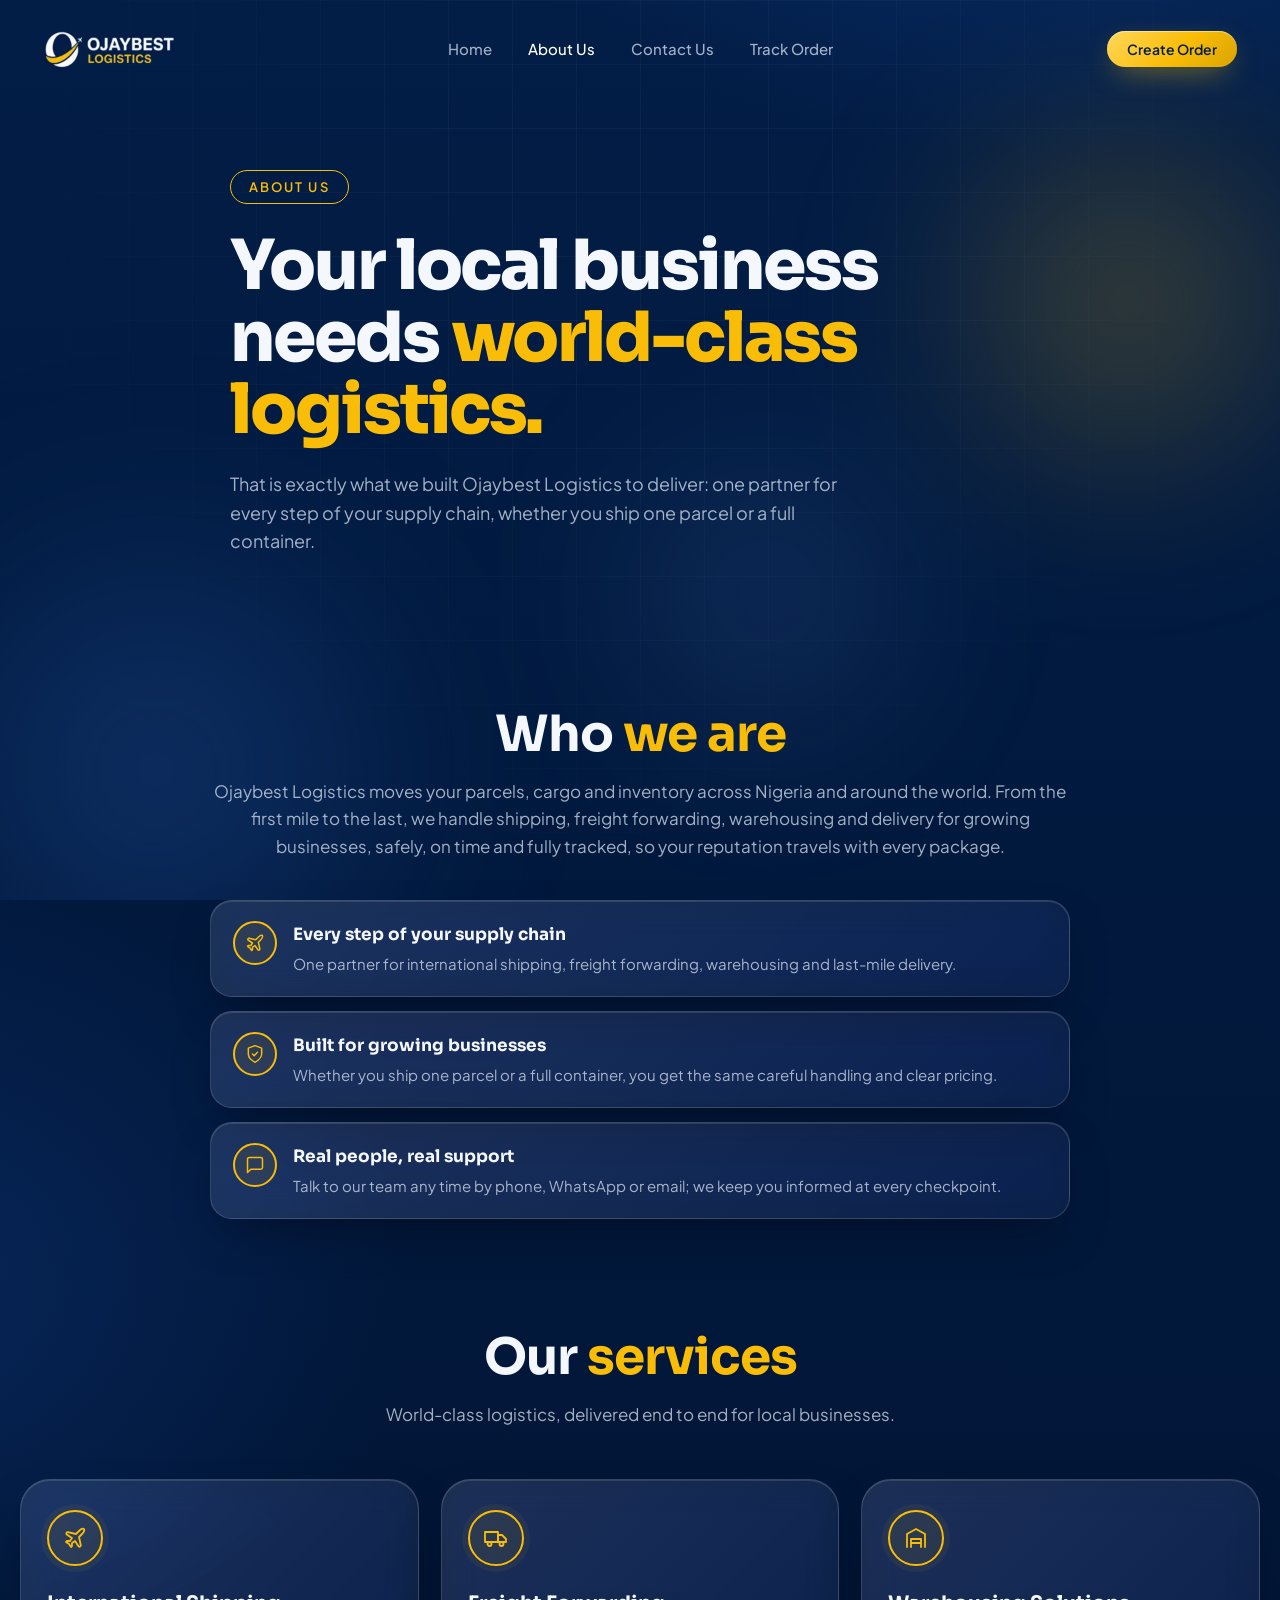
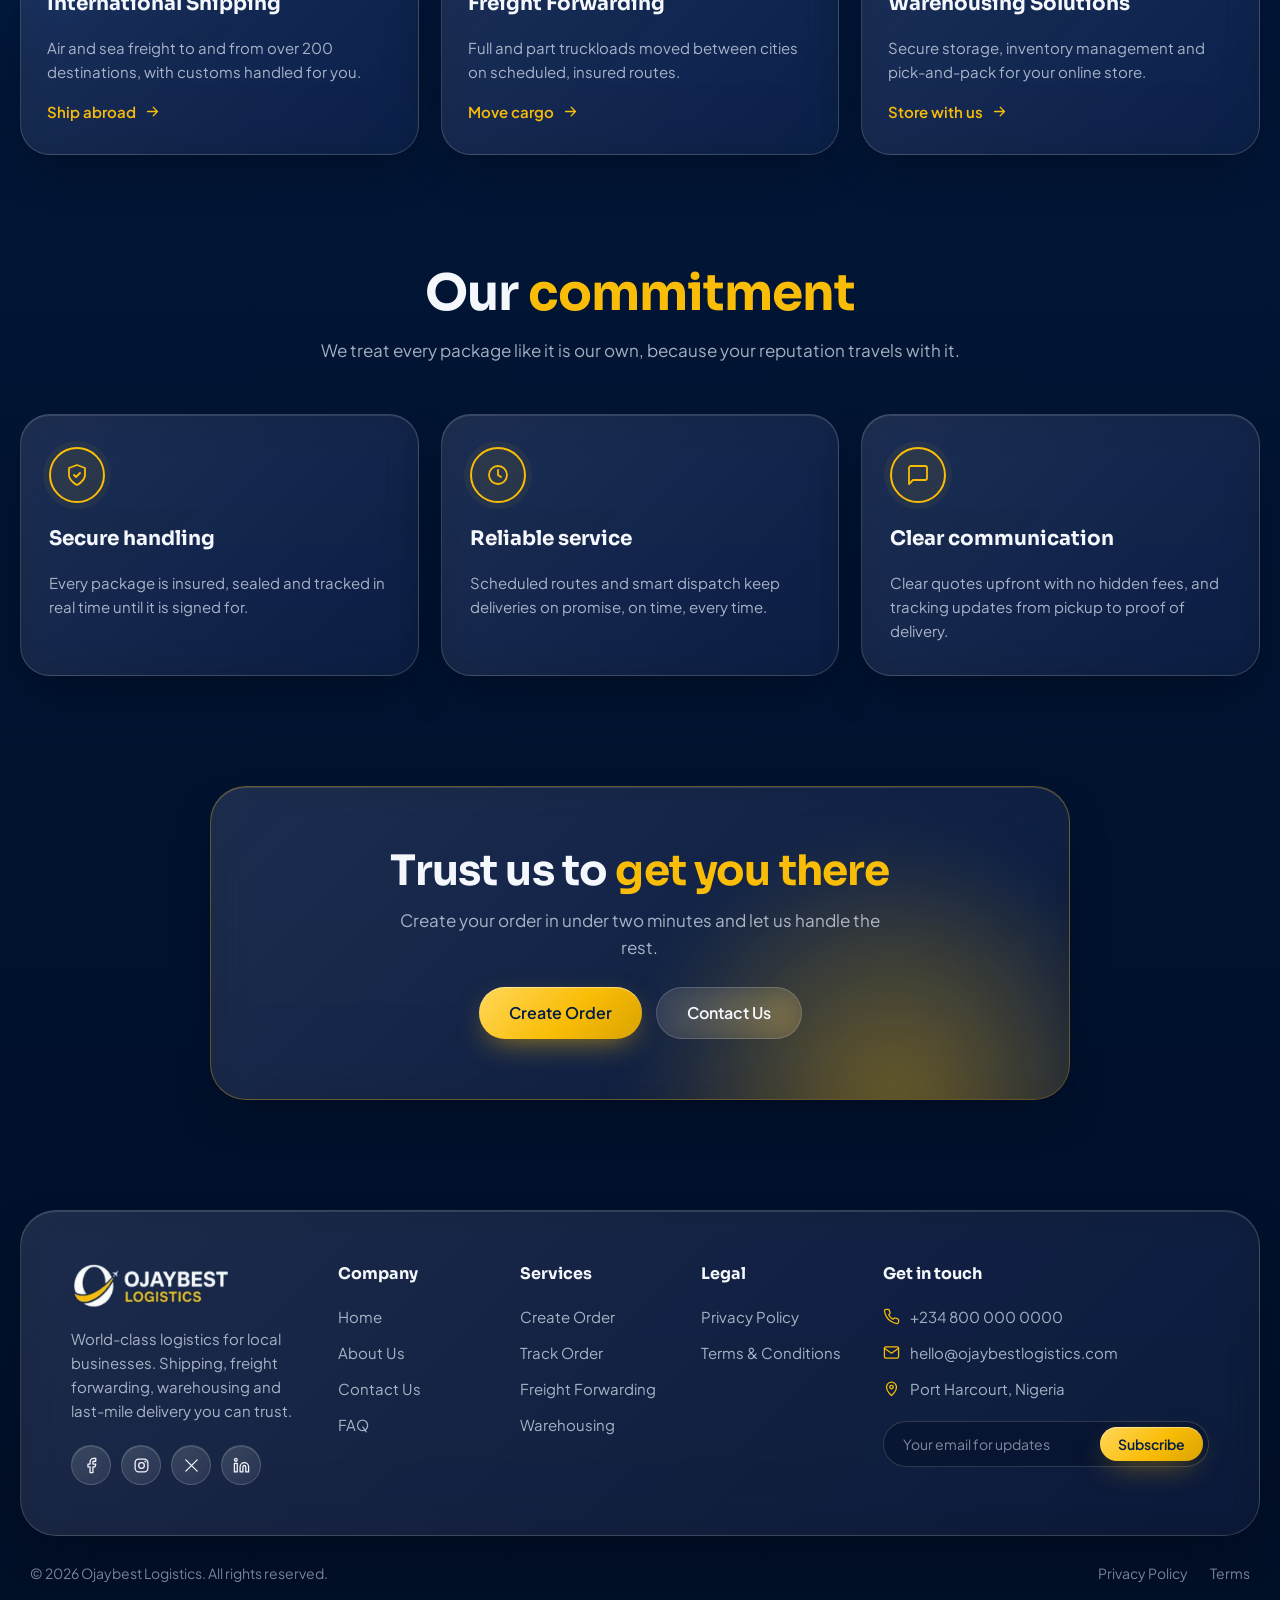
<file: about.html>
<!DOCTYPE html>
<html lang="en">
<head>
  <meta charset="UTF-8" />
  <meta name="viewport" content="width=device-width, initial-scale=1.0" />
  <title>About Us | Ojaybest Logistics</title>
  <meta name="description" content="Ojaybest Logistics moves parcels, cargo and inventory for local businesses across Nigeria and around the world: international shipping, freight forwarding, warehousing and last-mile delivery." />
  <meta property="og:title" content="About Us | Ojaybest Logistics" />
  <meta property="og:description" content="World-class logistics for local businesses: international shipping, freight forwarding, warehousing and secure last-mile delivery you can trust." />
  <meta property="og:type" content="website" />
  <meta name="twitter:card" content="summary_large_image" />
  <meta name="theme-color" content="#021d46" />
  <link rel="icon" type="image/png" href="assets/favicon.png?" />

  <link rel="preconnect" href="https://fonts.googleapis.com" />
  <link rel="preconnect" href="https://fonts.gstatic.com" crossorigin />
  <link href="https://fonts.googleapis.com/css2?family=Plus+Jakarta+Sans:wght@400;500;600;700&family=Sora:wght@500;600;700;800&display=swap" rel="stylesheet" />

  <link rel="stylesheet" href="styles.css" />

  <!-- About Us page styles (page-specific additions only; the shared design system lives in styles.css) -->
  <style>
    .about-hero {
      padding-top: 170px;
      padding-bottom: 40px;
      max-width: 820px;
    }
    /* Section label above the headline: thin gold outline, fully rounded, transparent */
    .about-eyebrow {
      width: fit-content;
      padding: 7px 18px;
      border: 1px solid var(--gold);
      border-radius: var(--radius-pill);
      background: transparent;
      color: var(--gold);
      font-size: 13px;
      font-weight: 600;
      line-height: 1.4;
      letter-spacing: 0.16em;
      text-transform: uppercase;
      margin-bottom: 26px;
    }
    @media (max-width: 720px) {
      .about-eyebrow { font-size: 12px; padding: 6px 15px; margin-bottom: 20px; }
    }
    .about-hero__title {
      font-family: var(--font-display);
      font-size: clamp(40px, 5.4vw, 72px);
      font-weight: 800;
      line-height: 1.04;
      letter-spacing: -0.03em;
    }
    .about-hero__text {
      margin-top: 24px;
      max-width: 620px;
      font-size: 18px;
      color: var(--text-muted);
    }
    @media (max-width: 720px) {
      .about-hero { padding-top: 130px; }
      .about-hero__text { font-size: 16px; }
    }

    /* Who We Are list: keep the icon badges perfectly circular, never squeezed oval */
    .faq__list .icon-ring {
      width: 44px;
      height: 44px;
      flex: 0 0 44px;
      flex-shrink: 0;
      border-radius: 50%;
      display: grid;
      place-items: center;
      padding: 0;
      margin: 0;
    }
    .faq__list .icon-ring svg { width: 20px; height: 20px; }

    .services--three { grid-template-columns: repeat(3, 1fr); }
    @media (max-width: 1180px) { .services--three { grid-template-columns: repeat(3, 1fr); } }
    @media (max-width: 960px) { .services--three { grid-template-columns: 1fr; } }

    .commit { display: grid; grid-template-columns: repeat(3, 1fr); gap: 22px; }
    .commit__card {
      display: flex; flex-direction: column; gap: 16px;
      padding: 32px 28px;
      border-radius: var(--radius-lg);
      transition: transform 0.4s var(--ease), border-color 0.4s var(--ease), background 0.4s var(--ease);
    }
    .commit__card:hover {
      transform: translateY(-8px);
      border-color: rgba(250, 189, 7, 0.45);
      background: var(--glass-bg-strong);
    }
    .commit__title { font-family: var(--font-display); font-size: 20px; font-weight: 700; margin-top: 4px; }
    .commit__text { color: var(--text-muted); font-size: 15px; }
    @media (max-width: 1024px) { .commit { grid-template-columns: 1fr; } }
    @media (min-width: 721px) and (max-width: 1024px) { .commit { grid-template-columns: repeat(3, 1fr); } }
    @media (max-width: 720px) { .commit { grid-template-columns: 1fr; } }

    .about-cta { max-width: 860px; margin-inline: auto; }
    .about-cta .cta {
      flex-direction: column;
      align-items: center;
      text-align: center;
      padding: 60px 40px;
      gap: 26px;
    }
    .about-cta .cta__text { max-width: 480px; margin-inline: auto; }
  </style>
</head>
<body>

  <!-- Ambient glass background -->
  <div class="ambient" aria-hidden="true">
    <span class="orb orb--gold"></span>
    <span class="orb orb--blue"></span>
    <span class="orb orb--sky"></span>
    <span class="grid-lines"></span>
  </div>

  <!-- ============ NAVIGATION ============ -->
  <header class="site-header" id="siteHeader">
    <nav class="nav glass" aria-label="Main navigation">
      <a href="index.html" class="nav__brand" aria-label="Ojaybest Logistics home">
        <img src="assets/ojaybest-logo.png" alt="Ojaybest Logistics" width="134" height="40" />
      </a>

      <ul class="nav__links" id="navLinks">
        <li><a href="index.html" class="nav__link">Home</a></li>
        <li><a href="about.html" class="nav__link is-active" aria-current="page">About Us</a></li>
        <li><a href="contact.html" class="nav__link">Contact Us</a></li>
        <li><a href="track-order/track-order.html" class="nav__link">Track Order</a></li>
      </ul>

      <div class="nav__actions">
        <a href="create-order/create-order.html" class="btn btn--gold btn--sm nav__cta">Create Order</a>
        <button class="nav__toggle" id="navToggle" aria-label="Open menu" aria-expanded="false" aria-controls="mobileMenu">
          <span></span><span></span><span></span>
        </button>
      </div>
    </nav>

    <!-- Mobile menu -->
    <div class="mobile-menu glass" id="mobileMenu" hidden>
      <a href="index.html" class="mobile-menu__link">Home</a>
      <a href="about.html" class="mobile-menu__link is-active">About Us</a>
      <a href="contact.html" class="mobile-menu__link">Contact Us</a>
      <a href="track-order/track-order.html" class="mobile-menu__link">Track Order</a>
      <a href="create-order/create-order.html" class="btn btn--gold btn--sm mobile-menu__cta">Create Order</a>
    </div>
  </header>

  <main>
    <!-- ============ INTRODUCTION ============ -->
    <section class="about-hero container" id="about-intro">
      <div class="reveal">
        <p class="about-eyebrow" id="about-eyebrow">About Us</p>
        <h1 class="about-hero__title">
          Your local business needs
          <span class="text-gold">world-class logistics.</span>
        </h1>
        <p class="about-hero__text">
          That is exactly what we built Ojaybest Logistics to deliver: one partner for every
          step of your supply chain, whether you ship one parcel or a full container.
        </p>
      </div>
    </section>

    <!-- ============ WHO WE ARE ============ -->
    <section class="section container" id="who-we-are">
      <div class="faq">
        <div class="faq__intro reveal">
          <h2 class="section__title">Who <span class="text-gold">we are</span></h2>
          <p class="section__text">
            Ojaybest Logistics moves your parcels, cargo and inventory across Nigeria and around
            the world. From the first mile to the last, we handle shipping, freight forwarding,
            warehousing and delivery for growing businesses, safely, on time and fully tracked,
            so your reputation travels with every package.
          </p>
        </div>

        <ul class="faq__list reveal reveal--delay">
          <li class="why__item glass">
            <span class="icon-ring icon-ring--sm" aria-hidden="true"><svg viewBox="0 0 24 24"><path d="M17.8 19.2 16 11l3.5-3.5C21 6 21.5 4 21 3c-1-.5-3 0-4.5 1.5L13 8 4.8 6.2c-.5-.1-.9.1-1.1.5l-.3.5c-.2.5-.1 1 .3 1.3L9 12l-2 3H4l-1 1 3 2 2 3 1-1v-3l3-2 3.5 5.3c.3.4.8.5 1.3.3l.5-.2c.4-.3.6-.7.5-1.2z"/></svg></span>
            <div><h3>Every step of your supply chain</h3><p>One partner for international shipping, freight forwarding, warehousing and last-mile delivery.</p></div>
          </li>
          <li class="why__item glass">
            <span class="icon-ring icon-ring--sm" aria-hidden="true"><svg viewBox="0 0 24 24"><path d="M12 22s8-4 8-10V5l-8-3-8 3v7c0 6 8 10 8 10z"/><path d="m9 12 2 2 4-4"/></svg></span>
            <div><h3>Built for growing businesses</h3><p>Whether you ship one parcel or a full container, you get the same careful handling and clear pricing.</p></div>
          </li>
          <li class="why__item glass">
            <span class="icon-ring icon-ring--sm" aria-hidden="true"><svg viewBox="0 0 24 24"><path d="M21 15a2 2 0 0 1-2 2H7l-4 4V5a2 2 0 0 1 2-2h14a2 2 0 0 1 2 2z"/></svg></span>
            <div><h3>Real people, real support</h3><p>Talk to our team any time by phone, WhatsApp or email; we keep you informed at every checkpoint.</p></div>
          </li>
        </ul>
      </div>
    </section>

    <!-- ============ OUR SERVICES ============ -->
    <section class="section container" id="about-services">
      <div class="section__head reveal">
        <h2 class="section__title">Our <span class="text-gold">services</span></h2>
        <p class="section__text">World-class logistics, delivered end to end for local businesses.</p>
      </div>

      <div class="services services--three reveal">
        <article class="service glass">
          <span class="icon-ring" aria-hidden="true">
            <svg viewBox="0 0 24 24"><path d="M17.8 19.2 16 11l3.5-3.5C21 6 21.5 4 21 3c-1-.5-3 0-4.5 1.5L13 8 4.8 6.2c-.5-.1-.9.1-1.1.5l-.3.5c-.2.5-.1 1 .3 1.3L9 12l-2 3H4l-1 1 3 2 2 3 1-1v-3l3-2 3.5 5.3c.3.4.8.5 1.3.3l.5-.2c.4-.3.6-.7.5-1.2z"/></svg>
          </span>
          <h3 class="service__title">International Shipping</h3>
          <p class="service__text">Air and sea freight to and from over 200 destinations, with customs handled for you.</p>
          <a href="create-order/create-order.html" class="service__link">Ship abroad <svg viewBox="0 0 24 24" aria-hidden="true"><path d="M5 12h14M13 6l6 6-6 6"/></svg></a>
        </article>

        <article class="service glass">
          <span class="icon-ring" aria-hidden="true">
            <svg viewBox="0 0 24 24"><path d="M1 6h13v10H1z"/><path d="M14 9h4l4 4v3h-8z"/><circle cx="5.5" cy="18" r="2"/><circle cx="17.5" cy="18" r="2"/></svg>
          </span>
          <h3 class="service__title">Freight Forwarding</h3>
          <p class="service__text">Full and part truckloads moved between cities on scheduled, insured routes.</p>
          <a href="create-order/create-order.html" class="service__link">Move cargo <svg viewBox="0 0 24 24" aria-hidden="true"><path d="M5 12h14M13 6l6 6-6 6"/></svg></a>
        </article>

        <article class="service glass">
          <span class="icon-ring" aria-hidden="true">
            <svg viewBox="0 0 24 24"><path d="M3 21V8l9-5 9 5v13"/><path d="M7 21v-8h10v8"/><path d="M7 17h10"/></svg>
          </span>
          <h3 class="service__title">Warehousing Solutions</h3>
          <p class="service__text">Secure storage, inventory management and pick-and-pack for your online store.</p>
          <a href="contact.html" class="service__link">Store with us <svg viewBox="0 0 24 24" aria-hidden="true"><path d="M5 12h14M13 6l6 6-6 6"/></svg></a>
        </article>
      </div>
    </section>

    <!-- ============ OUR COMMITMENT ============ -->
    <section class="section container" id="our-commitment">
      <div class="section__head reveal">
        <h2 class="section__title">Our <span class="text-gold">commitment</span></h2>
        <p class="section__text">We treat every package like it is our own, because your reputation travels with it.</p>
      </div>

      <div class="commit reveal">
        <article class="commit__card glass">
          <span class="icon-ring" aria-hidden="true">
            <svg viewBox="0 0 24 24"><path d="M12 22s8-4 8-10V5l-8-3-8 3v7c0 6 8 10 8 10z"/><path d="m9 12 2 2 4-4"/></svg>
          </span>
          <h3 class="commit__title">Secure handling</h3>
          <p class="commit__text">Every package is insured, sealed and tracked in real time until it is signed for.</p>
        </article>

        <article class="commit__card glass">
          <span class="icon-ring" aria-hidden="true">
            <svg viewBox="0 0 24 24"><circle cx="12" cy="12" r="9"/><path d="M12 7v5l3 2"/></svg>
          </span>
          <h3 class="commit__title">Reliable service</h3>
          <p class="commit__text">Scheduled routes and smart dispatch keep deliveries on promise, on time, every time.</p>
        </article>

        <article class="commit__card glass">
          <span class="icon-ring" aria-hidden="true">
            <svg viewBox="0 0 24 24"><path d="M21 15a2 2 0 0 1-2 2H7l-4 4V5a2 2 0 0 1 2-2h14a2 2 0 0 1 2 2z"/></svg>
          </span>
          <h3 class="commit__title">Clear communication</h3>
          <p class="commit__text">Clear quotes upfront with no hidden fees, and tracking updates from pickup to proof of delivery.</p>
        </article>
      </div>
    </section>

    <!-- ============ CALL TO ACTION ============ -->
    <section class="section container">
      <div class="about-cta reveal">
        <div class="cta glass">
          <div class="cta__glow" aria-hidden="true"></div>
          <div class="cta__content">
            <h2 class="cta__title">Trust us to <span class="text-gold">get you there</span></h2>
            <p class="cta__text">Create your order in under two minutes and let us handle the rest.</p>
          </div>
          <div class="cta__actions">
            <a href="create-order/create-order.html" class="btn btn--gold btn--lg">Create Order</a>
            <a href="contact.html" class="btn btn--glass btn--lg">Contact Us</a>
          </div>
        </div>
      </div>
    </section>
  </main>

  <!-- ============ FOOTER ============ -->
  <footer class="footer">
    <div class="container">
      <div class="footer__top glass">
        <div class="footer__brand">
          <img src="assets/ojaybest-logo.png" alt="Ojaybest Logistics" width="160" height="48" loading="lazy" />
          <p>World-class logistics for local businesses. Shipping, freight forwarding, warehousing and last-mile delivery you can trust.</p>
          <div class="socials">
            <a href="#" class="round-btn round-btn--sm glass" aria-label="Facebook"><svg viewBox="0 0 24 24"><path d="M18 2h-3a5 5 0 0 0-5 5v3H7v4h3v8h4v-8h3l1-4h-4V7a1 1 0 0 1 1-1h3z"/></svg></a>
            <a href="#" class="round-btn round-btn--sm glass" aria-label="Instagram"><svg viewBox="0 0 24 24"><rect x="3" y="3" width="18" height="18" rx="5"/><circle cx="12" cy="12" r="4"/><circle cx="17.5" cy="6.5" r=".5"/></svg></a>
            <a href="#" class="round-btn round-btn--sm glass" aria-label="X (Twitter)"><svg viewBox="0 0 24 24"><path d="M4 4l16 16M20 4 4 20"/></svg></a>
            <a href="#" class="round-btn round-btn--sm glass" aria-label="LinkedIn"><svg viewBox="0 0 24 24"><path d="M16 8a6 6 0 0 1 6 6v7h-4v-7a2 2 0 0 0-4 0v7h-4v-7a6 6 0 0 1 6-6z"/><path d="M2 9h4v12H2z"/><circle cx="4" cy="4" r="2"/></svg></a>
          </div>
        </div>

        <div class="footer__col">
          <h4>Company</h4>
          <a href="index.html">Home</a>
          <a href="about.html">About Us</a>
          <a href="contact.html">Contact Us</a>
          <a href="faq.html">FAQ</a>
        </div>

        <div class="footer__col">
          <h4>Services</h4>
          <a href="create-order/create-order.html">Create Order</a>
          <a href="track-order/track-order.html">Track Order</a>
          <a href="index.html#services">Freight Forwarding</a>
          <a href="index.html#services">Warehousing</a>
        </div>

        <div class="footer__col">
          <h4>Legal</h4>
          <a href="privacy-policy.html">Privacy Policy</a>
          <a href="terms.html">Terms &amp; Conditions</a>
        </div>

        <div class="footer__col footer__contact">
          <h4>Get in touch</h4>
          <p><svg viewBox="0 0 24 24"><path d="M22 16.9v3a2 2 0 0 1-2.2 2 19.8 19.8 0 0 1-8.6-3.1 19.5 19.5 0 0 1-6-6A19.8 19.8 0 0 1 2.1 4.2 2 2 0 0 1 4.1 2h3a2 2 0 0 1 2 1.7c.1 1 .4 1.9.7 2.8a2 2 0 0 1-.5 2.1L8 9.9a16 16 0 0 0 6 6l1.3-1.3a2 2 0 0 1 2.1-.4c.9.3 1.8.6 2.8.7a2 2 0 0 1 1.7 2z"/></svg> +234 800 000 0000</p>
          <p><svg viewBox="0 0 24 24"><rect x="2" y="4" width="20" height="16" rx="2"/><path d="m22 6-10 7L2 6"/></svg> hello@ojaybestlogistics.com</p>
          <p><svg viewBox="0 0 24 24"><path d="M12 22s7-6.2 7-12a7 7 0 1 0-14 0c0 5.8 7 12 7 12z"/><circle cx="12" cy="10" r="2.5"/></svg> Port Harcourt, Nigeria</p>

          <form class="newsletter" id="newsletterForm" novalidate>
            <label for="newsletterEmail" class="sr-only">Email address</label>
            <input id="newsletterEmail" type="email" placeholder="Your email for updates" />
            <button type="submit" class="btn btn--gold btn--sm">Subscribe</button>
          </form>
          <p class="newsletter__msg" id="newsletterMsg" role="status"></p>
        </div>
      </div>

      <div class="footer__bottom">
        <p>&copy; <span id="year"></span> Ojaybest Logistics. All rights reserved.</p>
        <div class="footer__legal">
          <a href="privacy-policy.html">Privacy Policy</a>
          <a href="terms.html">Terms</a>
        </div>
      </div>
    </div>
  </footer>

  <div class="toast glass" id="toast" role="status" aria-live="polite"></div>

  <!-- About Us page interactions (nav, mobile menu, reveal-on-scroll, newsletter, year) -->
  <script>
    (function () {
      "use strict";
      var $ = function (sel, ctx) { return (ctx || document).querySelector(sel); };
      var $$ = function (sel, ctx) { return Array.prototype.slice.call((ctx || document).querySelectorAll(sel)); };

      /* Sticky glass navigation */
      var header = $("#siteHeader");
      var onScroll = function () { header.classList.toggle("is-scrolled", window.scrollY > 24); };
      onScroll();
      window.addEventListener("scroll", onScroll, { passive: true });

      /* Mobile menu */
      var toggle = $("#navToggle");
      var mobileMenu = $("#mobileMenu");
      var setMenu = function (open) {
        toggle.setAttribute("aria-expanded", String(open));
        toggle.setAttribute("aria-label", open ? "Close menu" : "Open menu");
        mobileMenu.hidden = !open;
        if (open) header.classList.add("is-scrolled");
        else onScroll();
      };
      toggle.addEventListener("click", function () { setMenu(mobileMenu.hidden); });
      $$(".mobile-menu a").forEach(function (a) {
        a.addEventListener("click", function () { setMenu(false); });
      });
      window.addEventListener("resize", function () { if (window.innerWidth > 1024) setMenu(false); });
      document.addEventListener("keydown", function (e) { if (e.key === "Escape") setMenu(false); });

      /* Reveal on scroll */
      var revealEls = $$(".reveal");
      if ("IntersectionObserver" in window) {
        var io = new IntersectionObserver(function (entries) {
          entries.forEach(function (entry) {
            if (entry.isIntersecting) {
              entry.target.classList.add("is-visible");
              io.unobserve(entry.target);
            }
          });
        }, { threshold: 0.12, rootMargin: "0px 0px -40px 0px" });
        revealEls.forEach(function (el) { io.observe(el); });
      } else {
        revealEls.forEach(function (el) { el.classList.add("is-visible"); });
      }

      /* Toast + newsletter */
      var toast = $("#toast");
      var toastTimer;
      var showToast = function (msg) {
        toast.textContent = msg;
        toast.classList.add("is-visible");
        clearTimeout(toastTimer);
        toastTimer = setTimeout(function () { toast.classList.remove("is-visible"); }, 3200);
      };

      var newsletterForm = $("#newsletterForm");
      var newsletterEmail = $("#newsletterEmail");
      var newsletterMsg = $("#newsletterMsg");
      newsletterForm.addEventListener("submit", function (e) {
        e.preventDefault();
        var email = newsletterEmail.value.trim();
        if (!/^[^\s@]+@[^\s@]+\.[^\s@]+$/.test(email)) {
          newsletterMsg.textContent = "Please enter a valid email address.";
          return;
        }
        newsletterMsg.textContent = "";
        newsletterEmail.value = "";
        showToast("Thanks! You're subscribed to Ojaybest updates.");
      });

      /* Footer year */
      $("#year").textContent = new Date().getFullYear();
    })();
  </script>
</body>
</html>
</file>
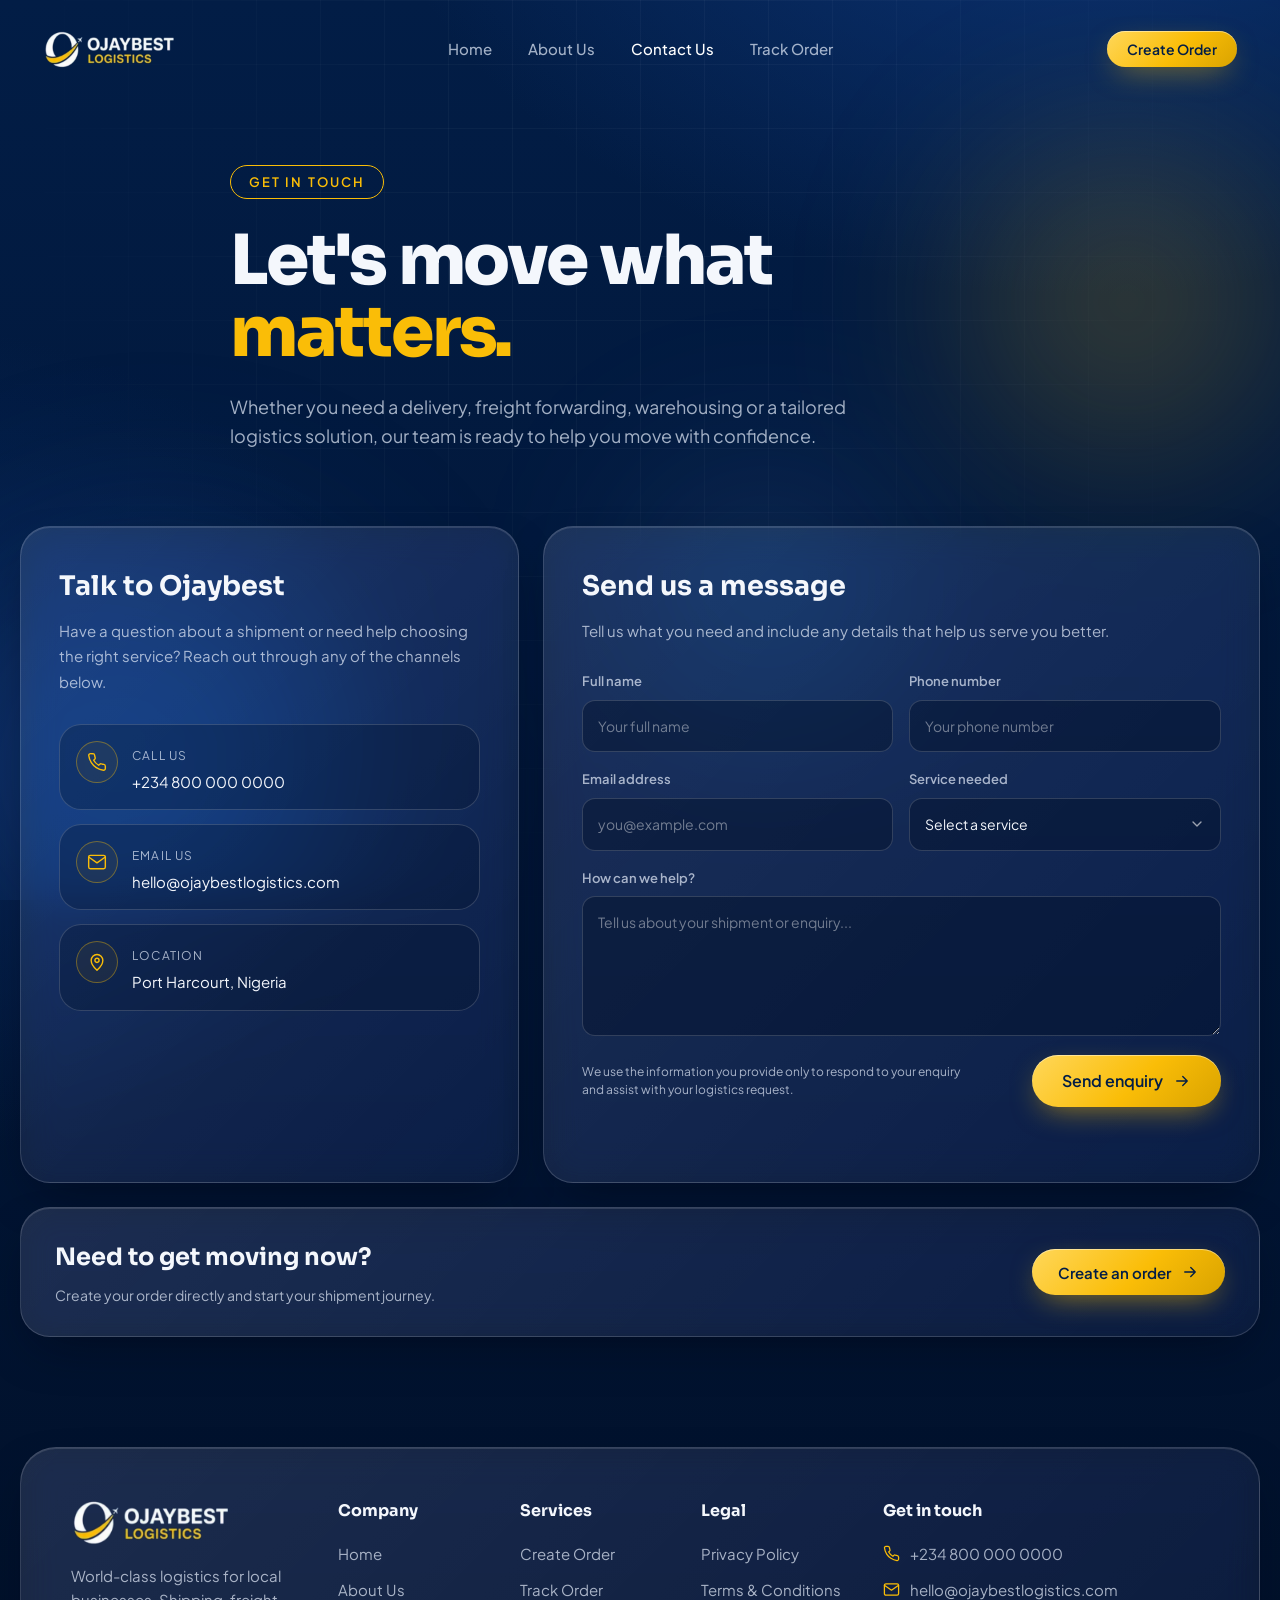
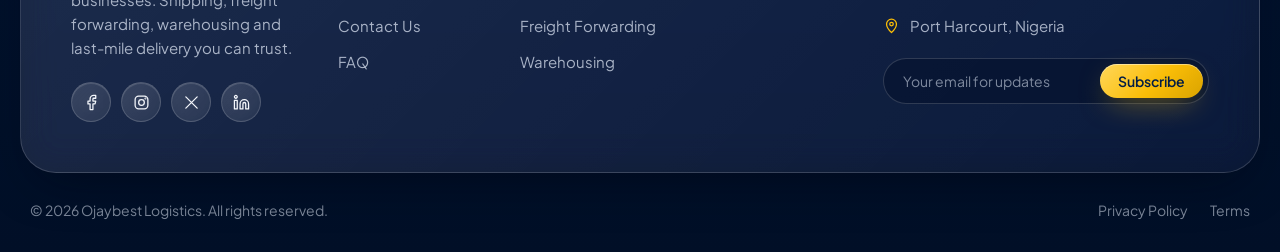
<file: contact.html>
<!DOCTYPE html>
<html lang="en">
<head>
  <meta charset="UTF-8" />
  <meta name="viewport" content="width=device-width, initial-scale=1.0" />
  <title>Contact Us | Ojaybest Logistics</title>
  <meta name="description" content="Get in touch with Ojaybest Logistics for shipping, freight forwarding, warehousing and last-mile delivery enquiries." />
  <meta property="og:title" content="Contact Us | Ojaybest Logistics" />
  <meta property="og:description" content="Talk to Ojaybest Logistics about your next shipment, delivery or logistics requirement." />
  <meta property="og:type" content="website" />
  <meta name="twitter:card" content="summary_large_image" />
  <meta name="theme-color" content="#021d46" />
  <link rel="icon" type="image/png" href="assets/favicon.png" />

  <link rel="preconnect" href="https://fonts.googleapis.com" />
  <link rel="preconnect" href="https://fonts.gstatic.com" crossorigin />
  <link href="https://fonts.googleapis.com/css2?family=Plus+Jakarta+Sans:wght@400;500;600;700&family=Sora:wght@500;600;700;800&display=swap" rel="stylesheet" />
  <link rel="stylesheet" href="styles.css" />

  <!-- Contact page styles only. Shared site styles remain untouched. -->
  <style>
    .contact-hero {
      padding-top: 165px;
      padding-bottom: 55px;
      max-width: 820px;
    }
    .contact-eyebrow {
      width: fit-content;
      padding: 7px 18px;
      border: 1px solid var(--gold);
      border-radius: var(--radius-pill);
      background: transparent;
      color: var(--gold);
      font-size: 13px;
      font-weight: 600;
      line-height: 1.4;
      letter-spacing: 0.16em;
      text-transform: uppercase;
      margin-bottom: 26px;
    }
    .contact-hero__title {
      font-family: var(--font-display);
      font-size: clamp(40px, 5.4vw, 72px);
      font-weight: 800;
      line-height: 1.04;
      letter-spacing: -0.03em;
    }
    .contact-hero__text {
      margin-top: 24px;
      max-width: 650px;
      font-size: 18px;
      color: var(--text-muted);
    }
    .contact-grid {
      display: grid;
      grid-template-columns: 0.82fr 1.18fr;
      gap: 24px;
      align-items: stretch;
    }
    .contact-panel {
      padding: 38px;
      border-radius: var(--radius-lg);
    }
    .contact-panel__title {
      font-family: var(--font-display);
      font-size: 27px;
      font-weight: 700;
    }
    .contact-panel__text {
      margin-top: 10px;
      color: var(--text-muted);
      font-size: 15px;
      line-height: 1.7;
    }
    .contact-details {
      display: grid;
      gap: 14px;
      margin-top: 30px;
    }
    .contact-detail {
      display: flex;
      gap: 14px;
      align-items: flex-start;
      padding: 16px;
      border-radius: var(--radius);
      border: 1px solid var(--glass-border);
      background: rgba(1, 15, 39, 0.28);
      transition: transform 0.3s var(--ease), border-color 0.3s var(--ease), background 0.3s var(--ease);
    }
    .contact-detail:hover {
      transform: translateY(-3px);
      border-color: rgba(250, 189, 7, 0.45);
      background: var(--glass-bg-strong);
    }
    .contact-detail__icon {
      width: 42px;
      height: 42px;
      flex: 0 0 42px;
      display: grid;
      place-items: center;
      border-radius: 50%;
      border: 1px solid rgba(250, 189, 7, 0.38);
      color: var(--gold);
      background: rgba(250, 189, 7, 0.06);
    }
    .contact-detail__icon svg { width: 20px; height: 20px; fill: none; stroke: currentColor; stroke-width: 1.7; stroke-linecap: round; stroke-linejoin: round; }
    .contact-detail__label { font-size: 12px; color: var(--text-muted); text-transform: uppercase; letter-spacing: 0.1em; }
    .contact-detail__value { display: block; margin-top: 4px; color: var(--text); font-size: 15px; line-height: 1.5; }
    a.contact-detail__value:hover { color: var(--gold); }
    .contact-form { margin-top: 28px; display: grid; gap: 17px; }
    .contact-form__row { display: grid; grid-template-columns: 1fr 1fr; gap: 16px; }
    .contact-field { display: grid; gap: 8px; }
    .contact-field label { font-size: 13px; font-weight: 600; color: var(--text-muted); }
    .contact-field input,
    .contact-field select,
    .contact-field textarea {
      width: 100%;
      border: 1px solid var(--glass-border);
      border-radius: 13px;
      background: rgba(1, 15, 39, 0.42);
      color: var(--text);
      padding: 14px 15px;
      outline: none;
      font: inherit;
      font-size: 14px;
      transition: border-color 0.25s var(--ease), background 0.25s var(--ease);
    }
    .contact-field input,
    .contact-field select { min-height: 50px; }
    .contact-field textarea { min-height: 140px; resize: vertical; }
    .contact-field input::placeholder,
    .contact-field textarea::placeholder { color: rgba(255,255,255,0.42); }
    .contact-field select {
      appearance: none;
      -webkit-appearance: none;
      background-image: url("data:image/svg+xml,%3Csvg xmlns='http://www.w3.org/2000/svg' viewBox='0 0 24 24' fill='none' stroke='%23ffffff' stroke-opacity='0.6' stroke-width='2' stroke-linecap='round' stroke-linejoin='round'%3E%3Cpath d='M6 9l6 6 6-6'/%3E%3C/svg%3E");
      background-repeat: no-repeat;
      background-position: right 15px center;
      background-size: 16px 16px;
      padding-right: 44px;
    }
    .contact-field input:focus,
    .contact-field select:focus,
    .contact-field textarea:focus { border-color: var(--gold); background-color: rgba(1, 15, 39, 0.62); }
    .contact-form__footer { display: flex; align-items: center; justify-content: space-between; gap: 18px; margin-top: 2px; }
    .contact-form__note { color: var(--text-muted); font-size: 12px; line-height: 1.5; max-width: 390px; }
    .contact-form__msg { min-height: 20px; color: var(--gold); font-size: 13px; }
    .contact-strip {
      margin-top: 24px;
      padding: 30px 34px;
      border-radius: var(--radius-lg);
      display: flex;
      align-items: center;
      justify-content: space-between;
      gap: 28px;
    }
    .contact-strip__title { font-family: var(--font-display); font-size: 24px; font-weight: 700; }
    .contact-strip__text { margin-top: 7px; color: var(--text-muted); font-size: 14px; }
    @media (max-width: 900px) {
      .contact-grid { grid-template-columns: 1fr; }
      .contact-panel { padding: 30px; }
    }
    @media (max-width: 720px) {
      .contact-hero { padding-top: 130px; padding-bottom: 38px; }
      .contact-eyebrow { font-size: 12px; padding: 6px 15px; margin-bottom: 20px; }
      .contact-hero__text { font-size: 16px; }
      .contact-panel { padding: 24px 20px; }
      .contact-form__row { grid-template-columns: 1fr; }
      .contact-form__footer { align-items: flex-start; flex-direction: column; }
      .contact-strip { padding: 26px 22px; flex-direction: column; align-items: flex-start; }
    }
  </style>
</head>
<body>
  <div class="ambient" aria-hidden="true">
    <span class="orb orb--gold"></span>
    <span class="orb orb--blue"></span>
    <span class="orb orb--sky"></span>
    <span class="grid-lines"></span>
  </div>

  <header class="site-header" id="siteHeader">
    <nav class="nav glass" aria-label="Main navigation">
      <a href="index.html" class="nav__brand" aria-label="Ojaybest Logistics home">
        <img src="assets/ojaybest-logo.png" alt="Ojaybest Logistics" width="134" height="40" />
      </a>
      <ul class="nav__links" id="navLinks">
        <li><a href="index.html" class="nav__link">Home</a></li>
        <li><a href="about.html" class="nav__link">About Us</a></li>
        <li><a href="contact.html" class="nav__link is-active" aria-current="page">Contact Us</a></li>
        <li><a href="track-order/track-order.html" class="nav__link">Track Order</a></li>
      </ul>
      <div class="nav__actions">
        <a href="create-order/create-order.html" class="btn btn--gold btn--sm nav__cta">Create Order</a>
        <button class="nav__toggle" id="navToggle" aria-label="Open menu" aria-expanded="false" aria-controls="mobileMenu">
          <span></span><span></span><span></span>
        </button>
      </div>
    </nav>

    <div class="mobile-menu glass" id="mobileMenu" hidden>
      <a href="index.html" class="mobile-menu__link">Home</a>
      <a href="about.html" class="mobile-menu__link">About Us</a>
      <a href="contact.html" class="mobile-menu__link is-active" aria-current="page">Contact Us</a>
      <a href="track-order/track-order.html" class="mobile-menu__link">Track Order</a>
      <a href="create-order/create-order.html" class="btn btn--gold btn--sm mobile-menu__cta">Create Order</a>
    </div>
  </header>

  <main>
    <section class="contact-hero container reveal">
      <p class="contact-eyebrow">Get in touch</p>
      <h1 class="contact-hero__title">Let's move what <span class="text-gold">matters.</span></h1>
      <p class="contact-hero__text">
        Whether you need a delivery, freight forwarding, warehousing or a tailored logistics solution,
        our team is ready to help you move with confidence.
      </p>
    </section>

    <section class="section container" style="padding-top: 20px;">
      <div class="contact-grid">
        <div class="contact-panel glass reveal">
          <h2 class="contact-panel__title">Talk to Ojaybest</h2>
          <p class="contact-panel__text">
            Have a question about a shipment or need help choosing the right service? Reach out through any of the channels below.
          </p>

          <div class="contact-details">
            <div class="contact-detail">
              <span class="contact-detail__icon" aria-hidden="true"><svg viewBox="0 0 24 24"><path d="M22 16.9v3a2 2 0 0 1-2.2 2 19.8 19.8 0 0 1-8.6-3.1 19.5 19.5 0 0 1-6-6A19.8 19.8 0 0 1 2.1 4.2 2 2 0 0 1 4.1 2h3a2 2 0 0 1 2 1.7c.1 1 .4 1.9.7 2.8a2 2 0 0 1-.5 2.1L8 9.9a16 16 0 0 0 6 6l1.3-1.3a2 2 0 0 1 2.1-.4c.9.3 1.8.6 2.8.7a2 2 0 0 1 1.7 2z"/></svg></span>
              <div><span class="contact-detail__label">Call us</span><a class="contact-detail__value" href="tel:+2348000000000">+234 800 000 0000</a></div>
            </div>

            <div class="contact-detail">
              <span class="contact-detail__icon" aria-hidden="true"><svg viewBox="0 0 24 24"><rect x="2" y="4" width="20" height="16" rx="2"/><path d="m22 6-10 7L2 6"/></svg></span>
              <div><span class="contact-detail__label">Email us</span><a class="contact-detail__value" href="mailto:hello@ojaybestlogistics.com">hello@ojaybestlogistics.com</a></div>
            </div>

            <div class="contact-detail">
              <span class="contact-detail__icon" aria-hidden="true"><svg viewBox="0 0 24 24"><path d="M12 22s7-6.2 7-12a7 7 0 1 0-14 0c0 5.8 7 12 7 12z"/><circle cx="12" cy="10" r="2.5"/></svg></span>
              <div><span class="contact-detail__label">Location</span><span class="contact-detail__value">Port Harcourt, Nigeria</span></div>
            </div>
          </div>
        </div>

        <div class="contact-panel glass reveal reveal--delay">
          <h2 class="contact-panel__title">Send us a message</h2>
          <p class="contact-panel__text">Tell us what you need and include any details that help us serve you better.</p>

          <form class="contact-form" id="contactForm" novalidate>
            <div class="contact-form__row">
              <div class="contact-field">
                <label for="contactName">Full name</label>
                <input id="contactName" name="name" type="text" placeholder="Your full name" autocomplete="name" required />
              </div>
              <div class="contact-field">
                <label for="contactPhone">Phone number</label>
                <input id="contactPhone" name="phone" type="tel" placeholder="Your phone number" autocomplete="tel" required />
              </div>
            </div>

            <div class="contact-form__row">
              <div class="contact-field">
                <label for="contactEmail">Email address</label>
                <input id="contactEmail" name="email" type="email" placeholder="you@example.com" autocomplete="email" required />
              </div>
              <div class="contact-field">
                <label for="contactService">Service needed</label>
                <select id="contactService" name="service" required>
                  <option value="" selected disabled>Select a service</option>
                  <option>Local Delivery</option>
                  <option>International Shipping</option>
                  <option>Freight Forwarding</option>
                  <option>Warehousing</option>
                  <option>Last-mile Delivery</option>
                  <option>General Enquiry</option>
                </select>
              </div>
            </div>

            <div class="contact-field">
              <label for="contactMessage">How can we help?</label>
              <textarea id="contactMessage" name="message" placeholder="Tell us about your shipment or enquiry..."></textarea>
            </div>

            <div class="contact-form__footer">
              <p class="contact-form__note">We use the information you provide only to respond to your enquiry and assist with your logistics request.</p>
              <button type="submit" class="btn btn--gold btn--lg">Send enquiry <svg class="btn__arrow" viewBox="0 0 24 24" aria-hidden="true"><path d="M5 12h14M13 6l6 6-6 6"/></svg></button>
            </div>
            <p class="contact-form__msg" id="contactFormMsg" role="status" aria-live="polite"></p>
          </form>
        </div>
      </div>

      <div class="contact-strip glass reveal">
        <div>
          <h2 class="contact-strip__title">Need to get moving now?</h2>
          <p class="contact-strip__text">Create your order directly and start your shipment journey.</p>
        </div>
        <a href="create-order/create-order.html" class="btn btn--gold">Create an order <svg class="btn__arrow" viewBox="0 0 24 24" aria-hidden="true"><path d="M5 12h14M13 6l6 6-6 6"/></svg></a>
      </div>
    </section>
  </main>

  <footer class="footer">
    <div class="container">
      <div class="footer__top glass">
        <div class="footer__brand">
          <img src="assets/ojaybest-logo.png" alt="Ojaybest Logistics" width="160" height="48" loading="lazy" />
          <p>World-class logistics for local businesses. Shipping, freight forwarding, warehousing and last-mile delivery you can trust.</p>
          <div class="socials">
            <a href="#" class="round-btn round-btn--sm glass" aria-label="Facebook"><svg viewBox="0 0 24 24"><path d="M18 2h-3a5 5 0 0 0-5 5v3H7v4h3v8h4v-8h3l1-4h-4V7a1 1 0 0 1 1-1h3z"/></svg></a>
            <a href="#" class="round-btn round-btn--sm glass" aria-label="Instagram"><svg viewBox="0 0 24 24"><rect x="3" y="3" width="18" height="18" rx="5"/><circle cx="12" cy="12" r="4"/><circle cx="17.5" cy="6.5" r=".5"/></svg></a>
            <a href="#" class="round-btn round-btn--sm glass" aria-label="X (Twitter)"><svg viewBox="0 0 24 24"><path d="M4 4l16 16M20 4 4 20"/></svg></a>
            <a href="#" class="round-btn round-btn--sm glass" aria-label="LinkedIn"><svg viewBox="0 0 24 24"><path d="M16 8a6 6 0 0 1 6 6v7h-4v-7a2 2 0 0 0-4 0v7h-4v-7a6 6 0 0 1 6-6z"/><path d="M2 9h4v12H2z"/><circle cx="4" cy="4" r="2"/></svg></a>
          </div>
        </div>

        <div class="footer__col">
          <h4>Company</h4>
          <a href="index.html">Home</a>
          <a href="about.html">About Us</a>
          <a href="contact.html">Contact Us</a>
          <a href="faq.html">FAQ</a>
        </div>

        <div class="footer__col">
          <h4>Services</h4>
          <a href="create-order/create-order.html">Create Order</a>
          <a href="track-order/track-order.html">Track Order</a>
          <a href="index.html#services">Freight Forwarding</a>
          <a href="index.html#services">Warehousing</a>
        </div>

        <div class="footer__col">
          <h4>Legal</h4>
          <a href="privacy-policy.html">Privacy Policy</a>
          <a href="terms.html">Terms &amp; Conditions</a>
        </div>

        <div class="footer__col footer__contact">
          <h4>Get in touch</h4>
          <p><svg viewBox="0 0 24 24"><path d="M22 16.9v3a2 2 0 0 1-2.2 2 19.8 19.8 0 0 1-8.6-3.1 19.5 19.5 0 0 1-6-6A19.8 19.8 0 0 1 2.1 4.2 2 2 0 0 1 4.1 2h3a2 2 0 0 1 2 1.7c.1 1 .4 1.9.7 2.8a2 2 0 0 1-.5 2.1L8 9.9a16 16 0 0 0 6 6l1.3-1.3a2 2 0 0 1 2.1-.4c.9.3 1.8.6 2.8.7a2 2 0 0 1 1.7 2z"/></svg> +234 800 000 0000</p>
          <p><svg viewBox="0 0 24 24"><rect x="2" y="4" width="20" height="16" rx="2"/><path d="m22 6-10 7L2 6"/></svg> hello@ojaybestlogistics.com</p>
          <p><svg viewBox="0 0 24 24"><path d="M12 22s7-6.2 7-12a7 7 0 1 0-14 0c0 5.8 7 12 7 12z"/><circle cx="12" cy="10" r="2.5"/></svg> Port Harcourt, Nigeria</p>
          <form class="newsletter" id="newsletterForm" novalidate>
            <label for="newsletterEmail" class="sr-only">Email address</label>
            <input id="newsletterEmail" type="email" placeholder="Your email for updates" />
            <button type="submit" class="btn btn--gold btn--sm">Subscribe</button>
          </form>
          <p class="newsletter__msg" id="newsletterMsg" role="status"></p>
        </div>
      </div>

      <div class="footer__bottom">
        <p>&copy; <span id="year"></span> Ojaybest Logistics. All rights reserved.</p>
        <div class="footer__legal">
          <a href="privacy-policy.html">Privacy Policy</a>
          <a href="terms.html">Terms</a>
        </div>
      </div>
    </div>
  </footer>

  <div class="toast glass" id="toast" role="status" aria-live="polite"></div>

  <script>
    (function () {
      "use strict";
      var $ = function (sel, ctx) { return (ctx || document).querySelector(sel); };
      var $$ = function (sel, ctx) { return Array.prototype.slice.call((ctx || document).querySelectorAll(sel)); };

      var header = $("#siteHeader");
      var onScroll = function () { header.classList.toggle("is-scrolled", window.scrollY > 24); };
      onScroll();
      window.addEventListener("scroll", onScroll, { passive: true });

      var toggle = $("#navToggle");
      var mobileMenu = $("#mobileMenu");
      var setMenu = function (open) {
        toggle.setAttribute("aria-expanded", String(open));
        toggle.setAttribute("aria-label", open ? "Close menu" : "Open menu");
        mobileMenu.hidden = !open;
        if (open) header.classList.add("is-scrolled"); else onScroll();
      };
      toggle.addEventListener("click", function () { setMenu(mobileMenu.hidden); });
      $$(".mobile-menu a").forEach(function (a) { a.addEventListener("click", function () { setMenu(false); }); });
      window.addEventListener("resize", function () { if (window.innerWidth > 1024) setMenu(false); });
      document.addEventListener("keydown", function (e) { if (e.key === "Escape") setMenu(false); });

      var revealEls = $$(".reveal");
      if ("IntersectionObserver" in window) {
        var io = new IntersectionObserver(function (entries) {
          entries.forEach(function (entry) {
            if (entry.isIntersecting) { entry.target.classList.add("is-visible"); io.unobserve(entry.target); }
          });
        }, { threshold: 0.12, rootMargin: "0px 0px -40px 0px" });
        revealEls.forEach(function (el) { io.observe(el); });
      } else revealEls.forEach(function (el) { el.classList.add("is-visible"); });

      var toast = $("#toast");
      var toastTimer;
      var showToast = function (msg) {
        toast.textContent = msg;
        toast.classList.add("is-visible");
        clearTimeout(toastTimer);
        toastTimer = setTimeout(function () { toast.classList.remove("is-visible"); }, 3200);
      };

      var contactForm = $("#contactForm");
      var contactFormMsg = $("#contactFormMsg");
      contactForm.addEventListener("submit", function (e) {
        e.preventDefault();
        if (!contactForm.checkValidity()) {
          contactForm.reportValidity();
          contactFormMsg.textContent = "Please complete the required fields.";
          return;
        }
        contactFormMsg.textContent = "Thanks. Your enquiry is ready to be sent to the Ojaybest team.";
        showToast("Enquiry details captured.");
      });

      var newsletterForm = $("#newsletterForm");
      var newsletterEmail = $("#newsletterEmail");
      var newsletterMsg = $("#newsletterMsg");
      newsletterForm.addEventListener("submit", function (e) {
        e.preventDefault();
        var email = newsletterEmail.value.trim();
        if (!/^[^\s@]+@[^\s@]+\.[^\s@]+$/.test(email)) {
          newsletterMsg.textContent = "Please enter a valid email address.";
          return;
        }
        newsletterMsg.textContent = "";
        newsletterEmail.value = "";
        showToast("Thanks! You're subscribed to Ojaybest updates.");
      });

      $("#year").textContent = new Date().getFullYear();
    })();
  </script>
</body>
</html>
</file>
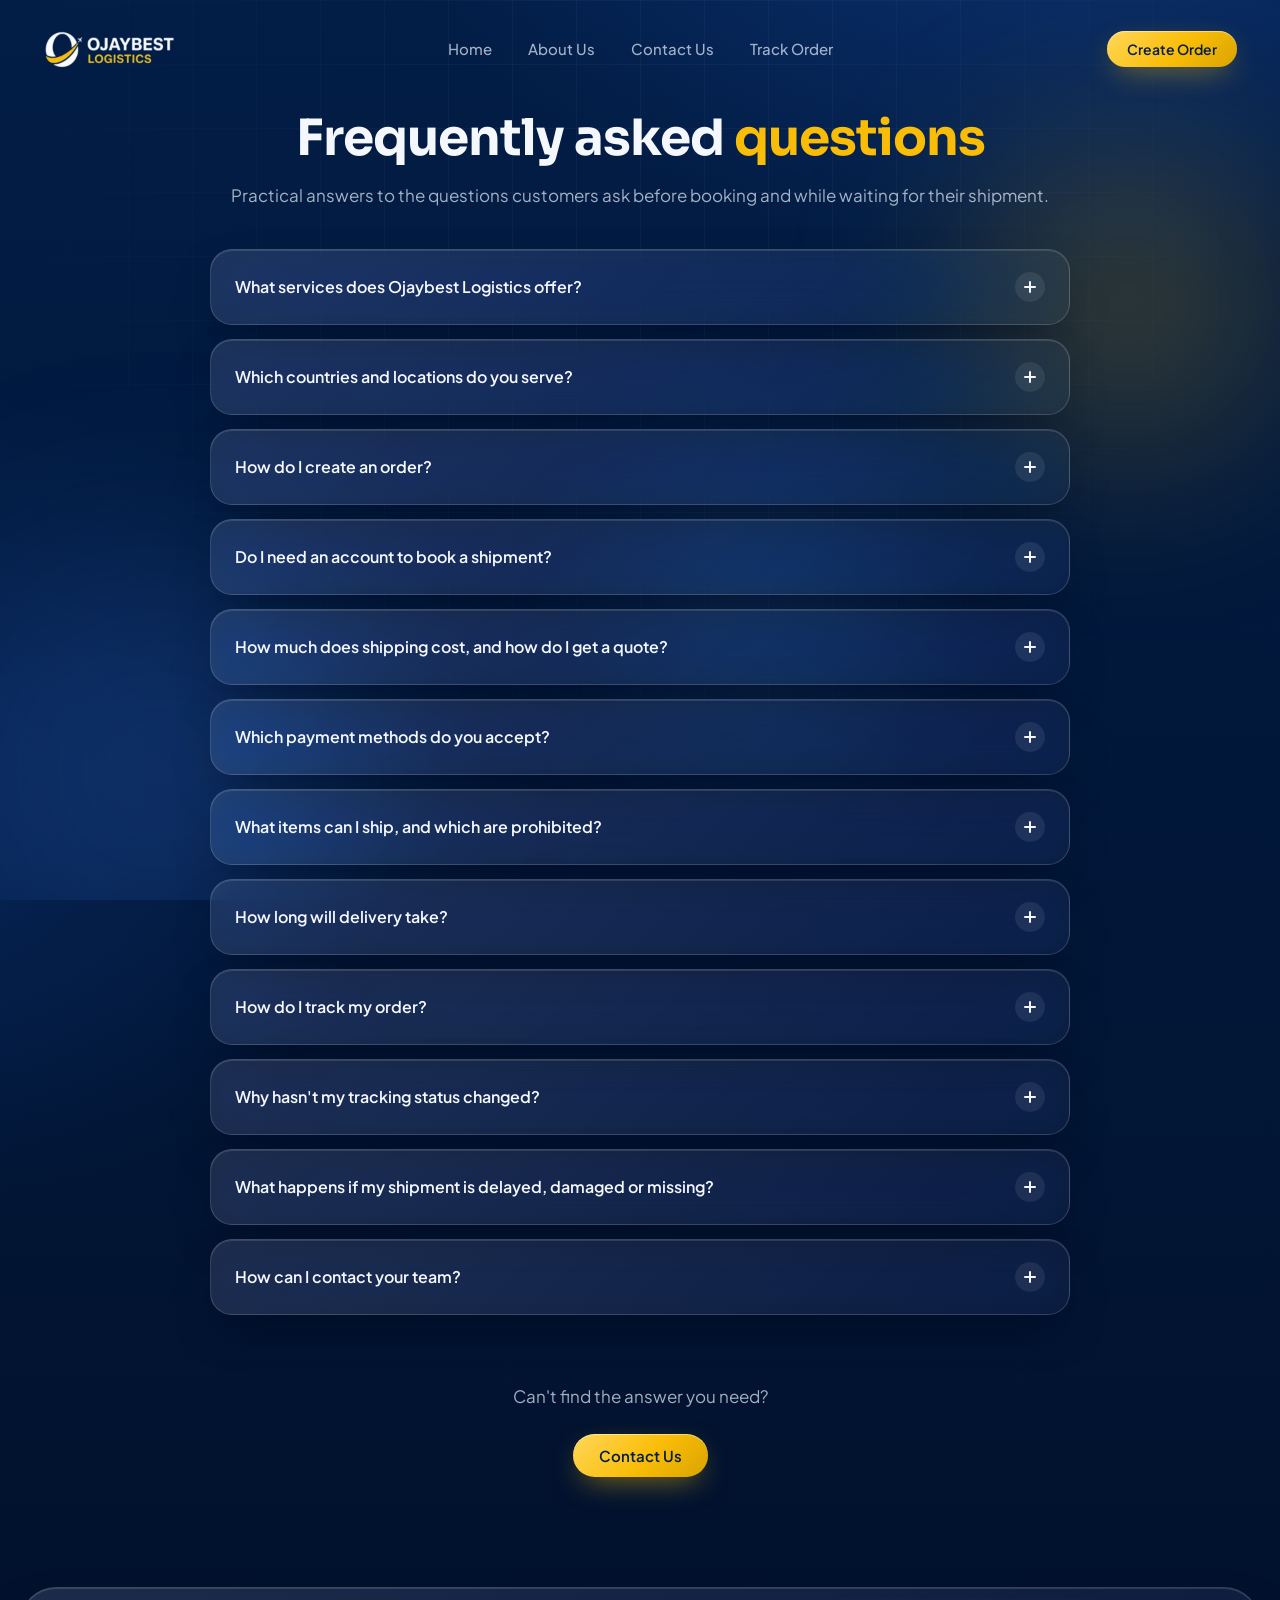
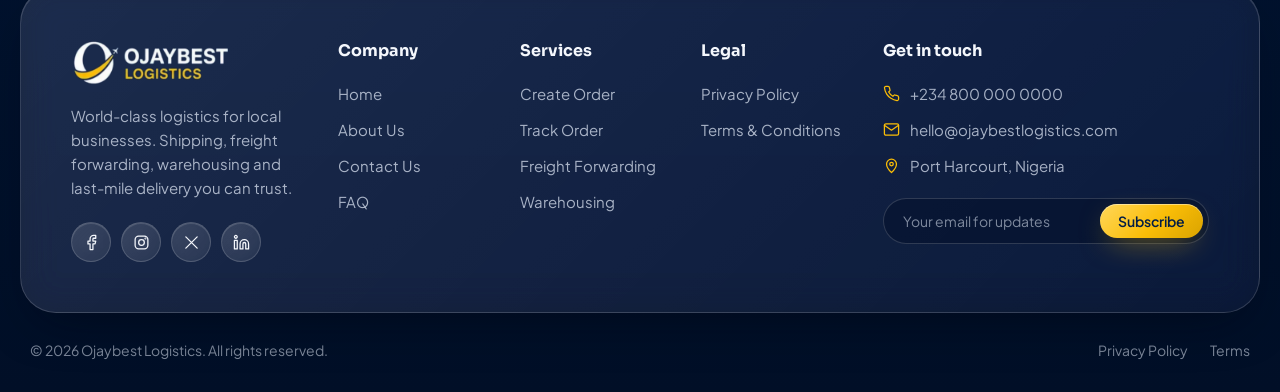
<file: faq.html>
<!DOCTYPE html>
<html lang="en">
<head>
  <meta charset="UTF-8" />
  <meta name="viewport" content="width=device-width, initial-scale=1.0" />
  <title>Ojaybest Logistics | Frequently Asked Questions</title>
  <meta name="description" content="Answers to common questions about Ojaybest Logistics services, creating an order, pricing, delivery times, tracking, restricted items and contacting our support team." />
  <meta property="og:title" content="Ojaybest Logistics | Frequently Asked Questions" />
  <meta property="og:description" content="Everything you need to know about shipping with Ojaybest: orders, pricing, delivery times, tracking and support." />
  <meta property="og:type" content="website" />
  <meta name="twitter:card" content="summary_large_image" />
  <meta name="theme-color" content="#021d46" />
  <link rel="icon" type="image/png" href="assets/favicon.png?" />

  <link rel="preconnect" href="https://fonts.googleapis.com" />
  <link rel="preconnect" href="https://fonts.gstatic.com" crossorigin />
  <link href="https://fonts.googleapis.com/css2?family=Plus+Jakarta+Sans:wght@400;500;600;700&family=Sora:wght@500;600;700;800&display=swap" rel="stylesheet" />

  <link rel="stylesheet" href="styles.css" />

  <style>
    /* Page-specific: links inside FAQ answers */
    .faq__a a { color: var(--gold); text-decoration: underline; text-underline-offset: 3px; }
    .faq__a a:hover { color: var(--white); }
  </style>
</head>
<body>

  <!-- Ambient glass background -->
  <div class="ambient" aria-hidden="true">
    <span class="orb orb--gold"></span>
    <span class="orb orb--blue"></span>
    <span class="orb orb--sky"></span>
    <span class="grid-lines"></span>
  </div>

  <!-- ============ NAVIGATION ============ -->
  <header class="site-header" id="siteHeader">
    <nav class="nav glass" aria-label="Main navigation">
      <a href="index.html" class="nav__brand" aria-label="Ojaybest Logistics home">
        <img src="assets/ojaybest-logo.png" alt="Ojaybest Logistics" width="134" height="40" />
      </a>

      <ul class="nav__links" id="navLinks">
        <li><a href="index.html" class="nav__link">Home</a></li>
        <li><a href="about.html" class="nav__link">About Us</a></li>
        <li><a href="contact.html" class="nav__link">Contact Us</a></li>
        <li><a href="track-order/track-order.html" class="nav__link">Track Order</a></li>
      </ul>

      <div class="nav__actions">
        <a href="create-order/create-order.html" class="btn btn--gold btn--sm nav__cta">Create Order</a>
        <button class="nav__toggle" id="navToggle" aria-label="Open menu" aria-expanded="false" aria-controls="mobileMenu">
          <span></span><span></span><span></span>
        </button>
      </div>
    </nav>

    <!-- Mobile menu -->
    <div class="mobile-menu glass" id="mobileMenu" hidden>
      <a href="index.html" class="mobile-menu__link">Home</a>
      <a href="about.html" class="mobile-menu__link">About Us</a>
      <a href="contact.html" class="mobile-menu__link">Contact Us</a>
      <a href="track-order/track-order.html" class="mobile-menu__link">Track Order</a>
      <a href="create-order/create-order.html" class="btn btn--gold btn--sm mobile-menu__cta">Create Order</a>
    </div>
  </header>

  <main>
    <!-- ============ FAQ ============ -->
    <section class="section container" id="faq">
      <div class="faq">
        <div class="faq__intro reveal">
          <h2 class="section__title">Frequently asked <span class="text-gold">questions</span></h2>
          <p class="section__text">
            Practical answers to the questions customers ask before booking and while waiting
            for their shipment.
          </p>
        </div>

        <div class="faq__list reveal reveal--delay">
          <div class="faq__item glass">
            <button class="faq__q" aria-expanded="false">
              What services does Ojaybest Logistics offer?
              <span class="faq__icon" aria-hidden="true"></span>
            </button>
            <div class="faq__a"><p>We handle local and international shipping, air and sea freight forwarding, warehousing and last-mile delivery for individuals and businesses, end to end.</p></div>
          </div>

          <div class="faq__item glass">
            <button class="faq__q" aria-expanded="false">
              Which countries and locations do you serve?
              <span class="faq__icon" aria-hidden="true"></span>
            </button>
            <div class="faq__a"><p>We deliver across Nigeria and ship by air and sea to over 200 international destinations, handling export documentation and customs clearance for you.</p></div>
          </div>

          <div class="faq__item glass">
            <button class="faq__q" aria-expanded="false">
              How do I create an order?
              <span class="faq__icon" aria-hidden="true"></span>
            </button>
            <div class="faq__a"><p>Click <a href="create-order/create-order.html">Create Order</a>, fill in the pickup and delivery details, describe your package and confirm. You will receive a tracking number immediately.</p></div>
          </div>

          <div class="faq__item glass">
            <button class="faq__q" aria-expanded="false">
              Do I need an account to book a shipment?
              <span class="faq__icon" aria-hidden="true"></span>
            </button>
            <div class="faq__a"><p>No account is needed. You only provide your contact details, the recipient's details, the pickup and delivery addresses, and a description of your shipment.</p></div>
          </div>

          <div class="faq__item glass">
            <button class="faq__q" aria-expanded="false">
              How much does shipping cost, and how do I get a quote?
              <span class="faq__icon" aria-hidden="true"></span>
            </button>
            <div class="faq__a"><p>Pricing depends on the weight, size, destination and speed of your shipment. Request a quote through <a href="create-order/create-order.html">Create Order</a> or <a href="contact.html">Contact Us</a> for a tailored rate.</p></div>
          </div>

          <div class="faq__item glass">
            <button class="faq__q" aria-expanded="false">
              Which payment methods do you accept?
              <span class="faq__icon" aria-hidden="true"></span>
            </button>
            <div class="faq__a"><p>We accept bank transfers, debit cards, and pay-on-pickup for local deliveries. Business accounts can request monthly invoicing.</p></div>
          </div>

          <div class="faq__item glass">
            <button class="faq__q" aria-expanded="false">
              What items can I ship, and which are prohibited?
              <span class="faq__icon" aria-hidden="true"></span>
            </button>
            <div class="faq__a"><p>You can ship most everyday goods. Dangerous goods, flammables, explosives, narcotics and cash are not accepted. The full list is in our <a href="terms.html">Terms &amp; Conditions</a>.</p></div>
          </div>

          <div class="faq__item glass">
            <button class="faq__q" aria-expanded="false">
              How long will delivery take?
              <span class="faq__icon" aria-hidden="true"></span>
            </button>
            <div class="faq__a"><p>Domestic deliveries typically arrive in 1&ndash;3 business days. International air freight takes about 5&ndash;10 business days, while sea freight takes 4&ndash;8 weeks depending on the destination.</p></div>
          </div>

          <div class="faq__item glass">
            <button class="faq__q" aria-expanded="false">
              How do I track my order?
              <span class="faq__icon" aria-hidden="true"></span>
            </button>
            <div class="faq__a"><p>Enter your OJBTR tracking number on the <a href="track-order/track-order.html">Track Order</a> page to see every checkpoint of your shipment, from pickup to delivery.</p></div>
          </div>

          <div class="faq__item glass">
            <button class="faq__q" aria-expanded="false">
              Why hasn't my tracking status changed?
              <span class="faq__icon" aria-hidden="true"></span>
            </button>
            <div class="faq__a"><p>Statuses update at each checkpoint, so allow a few hours between scans. If nothing has changed for more than 24 hours, please <a href="contact.html">Contact Us</a> with your tracking number.</p></div>
          </div>

          <div class="faq__item glass">
            <button class="faq__q" aria-expanded="false">
              What happens if my shipment is delayed, damaged or missing?
              <span class="faq__icon" aria-hidden="true"></span>
            </button>
            <div class="faq__a"><p><a href="contact.html">Contact Us</a> with your tracking number as soon as you notice a problem. Our team will investigate and, where a claim applies, guide you through the process under our <a href="terms.html">Terms &amp; Conditions</a>.</p></div>
          </div>

          <div class="faq__item glass">
            <button class="faq__q" aria-expanded="false">
              How can I contact your team?
              <span class="faq__icon" aria-hidden="true"></span>
            </button>
            <div class="faq__a"><p>Call +234 800 000 0000, email hello@ojaybestlogistics.com or send a message through the <a href="contact.html">Contact Us</a> page. We reply quickly during business hours.</p></div>
          </div>
        </div>

        <div class="faq__support reveal">
          <p class="section__text">Can't find the answer you need?</p>
          <a href="contact.html" class="btn btn--gold">Contact Us</a>
        </div>
      </div>
    </section>
  </main>

  <!-- ============ FOOTER ============ -->
  <footer class="footer">
    <div class="container">
      <div class="footer__top glass">
        <div class="footer__brand">
          <img src="assets/ojaybest-logo.png" alt="Ojaybest Logistics" width="160" height="48" loading="lazy" />
          <p>World-class logistics for local businesses. Shipping, freight forwarding, warehousing and last-mile delivery you can trust.</p>
          <div class="socials">
            <a href="#" class="round-btn round-btn--sm glass" aria-label="Facebook"><svg viewBox="0 0 24 24"><path d="M18 2h-3a5 5 0 0 0-5 5v3H7v4h3v8h4v-8h3l1-4h-4V7a1 1 0 0 1 1-1h3z"/></svg></a>
            <a href="#" class="round-btn round-btn--sm glass" aria-label="Instagram"><svg viewBox="0 0 24 24"><rect x="3" y="3" width="18" height="18" rx="5"/><circle cx="12" cy="12" r="4"/><circle cx="17.5" cy="6.5" r=".5"/></svg></a>
            <a href="#" class="round-btn round-btn--sm glass" aria-label="X (Twitter)"><svg viewBox="0 0 24 24"><path d="M4 4l16 16M20 4 4 20"/></svg></a>
            <a href="#" class="round-btn round-btn--sm glass" aria-label="LinkedIn"><svg viewBox="0 0 24 24"><path d="M16 8a6 6 0 0 1 6 6v7h-4v-7a2 2 0 0 0-4 0v7h-4v-7a6 6 0 0 1 6-6z"/><path d="M2 9h4v12H2z"/><circle cx="4" cy="4" r="2"/></svg></a>
          </div>
        </div>

        <div class="footer__col">
          <h4>Company</h4>
          <a href="index.html">Home</a>
          <a href="about.html">About Us</a>
          <a href="contact.html">Contact Us</a>
          <a href="faq.html">FAQ</a>
        </div>

        <div class="footer__col">
          <h4>Services</h4>
          <a href="create-order/create-order.html">Create Order</a>
          <a href="track-order/track-order.html">Track Order</a>
          <a href="index.html#services">Freight Forwarding</a>
          <a href="index.html#services">Warehousing</a>
        </div>

        <div class="footer__col">
          <h4>Legal</h4>
          <a href="privacy-policy.html">Privacy Policy</a>
          <a href="terms.html">Terms &amp; Conditions</a>
        </div>

        <div class="footer__col footer__contact">
          <h4>Get in touch</h4>
          <p><svg viewBox="0 0 24 24"><path d="M22 16.9v3a2 2 0 0 1-2.2 2 19.8 19.8 0 0 1-8.6-3.1 19.5 19.5 0 0 1-6-6A19.8 19.8 0 0 1 2.1 4.2 2 2 0 0 1 4.1 2h3a2 2 0 0 1 2 1.7c.1 1 .4 1.9.7 2.8a2 2 0 0 1-.5 2.1L8 9.9a16 16 0 0 0 6 6l1.3-1.3a2 2 0 0 1 2.1-.4c.9.3 1.8.6 2.8.7a2 2 0 0 1 1.7 2z"/></svg> +234 800 000 0000</p>
          <p><svg viewBox="0 0 24 24"><rect x="2" y="4" width="20" height="16" rx="2"/><path d="m22 6-10 7L2 6"/></svg> hello@ojaybestlogistics.com</p>
          <p><svg viewBox="0 0 24 24"><path d="M12 22s7-6.2 7-12a7 7 0 1 0-14 0c0 5.8 7 12 7 12z"/><circle cx="12" cy="10" r="2.5"/></svg> Port Harcourt, Nigeria</p>

          <form class="newsletter" id="newsletterForm" novalidate>
            <label for="newsletterEmail" class="sr-only">Email address</label>
            <input id="newsletterEmail" type="email" placeholder="Your email for updates" />
            <button type="submit" class="btn btn--gold btn--sm">Subscribe</button>
          </form>
          <p class="newsletter__msg" id="newsletterMsg" role="status"></p>
        </div>
      </div>

      <div class="footer__bottom">
        <p>&copy; <span id="year"></span> Ojaybest Logistics. All rights reserved.</p>
        <div class="footer__legal">
          <a href="privacy-policy.html">Privacy Policy</a>
          <a href="terms.html">Terms</a>
        </div>
      </div>
    </div>
  </footer>

  <div class="toast glass" id="toast" role="status" aria-live="polite"></div>

  <!-- FAQ page interactions (nav, mobile menu, reveal-on-scroll, accordion, newsletter, year) -->
  <script>
    (function () {
      "use strict";
      var $ = function (sel, ctx) { return (ctx || document).querySelector(sel); };
      var $$ = function (sel, ctx) { return Array.prototype.slice.call((ctx || document).querySelectorAll(sel)); };

      /* Sticky glass navigation */
      var header = $("#siteHeader");
      var onScroll = function () { header.classList.toggle("is-scrolled", window.scrollY > 24); };
      onScroll();
      window.addEventListener("scroll", onScroll, { passive: true });

      /* Mobile menu */
      var toggle = $("#navToggle");
      var mobileMenu = $("#mobileMenu");
      var setMenu = function (open) {
        toggle.setAttribute("aria-expanded", String(open));
        toggle.setAttribute("aria-label", open ? "Close menu" : "Open menu");
        mobileMenu.hidden = !open;
        if (open) header.classList.add("is-scrolled");
        else onScroll();
      };
      toggle.addEventListener("click", function () { setMenu(mobileMenu.hidden); });
      $$(".mobile-menu a").forEach(function (a) {
        a.addEventListener("click", function () { setMenu(false); });
      });
      window.addEventListener("resize", function () { if (window.innerWidth > 1024) setMenu(false); });
      document.addEventListener("keydown", function (e) { if (e.key === "Escape") setMenu(false); });

      /* Reveal on scroll */
      var revealEls = $$(".reveal");
      if ("IntersectionObserver" in window) {
        var io = new IntersectionObserver(function (entries) {
          entries.forEach(function (entry) {
            if (entry.isIntersecting) {
              entry.target.classList.add("is-visible");
              io.unobserve(entry.target);
            }
          });
        }, { threshold: 0.12, rootMargin: "0px 0px -40px 0px" });
        revealEls.forEach(function (el) { io.observe(el); });
      } else {
        revealEls.forEach(function (el) { el.classList.add("is-visible"); });
      }

      /* FAQ accordion */
      $$(".faq__item").forEach(function (item) {
        var btn = $(".faq__q", item);
        btn.addEventListener("click", function () {
          var isOpen = item.classList.contains("is-open");
          $$(".faq__item.is-open").forEach(function (other) {
            other.classList.remove("is-open");
            $(".faq__q", other).setAttribute("aria-expanded", "false");
          });
          if (!isOpen) { item.classList.add("is-open"); btn.setAttribute("aria-expanded", "true"); }
        });
      });

      /* Toast + newsletter */
      var toast = $("#toast");
      var toastTimer;
      var showToast = function (msg) {
        toast.textContent = msg;
        toast.classList.add("is-visible");
        clearTimeout(toastTimer);
        toastTimer = setTimeout(function () { toast.classList.remove("is-visible"); }, 3200);
      };

      var newsletterForm = $("#newsletterForm");
      var newsletterEmail = $("#newsletterEmail");
      var newsletterMsg = $("#newsletterMsg");
      newsletterForm.addEventListener("submit", function (e) {
        e.preventDefault();
        var email = newsletterEmail.value.trim();
        if (!/^[^\s@]+@[^\s@]+\.[^\s@]+$/.test(email)) {
          newsletterMsg.textContent = "Please enter a valid email address.";
          return;
        }
        newsletterMsg.textContent = "";
        newsletterEmail.value = "";
        showToast("Thanks! You're subscribed to Ojaybest updates.");
      });

      /* Footer year */
      $("#year").textContent = new Date().getFullYear();
    })();
  </script>
</body>
</html>
</file>
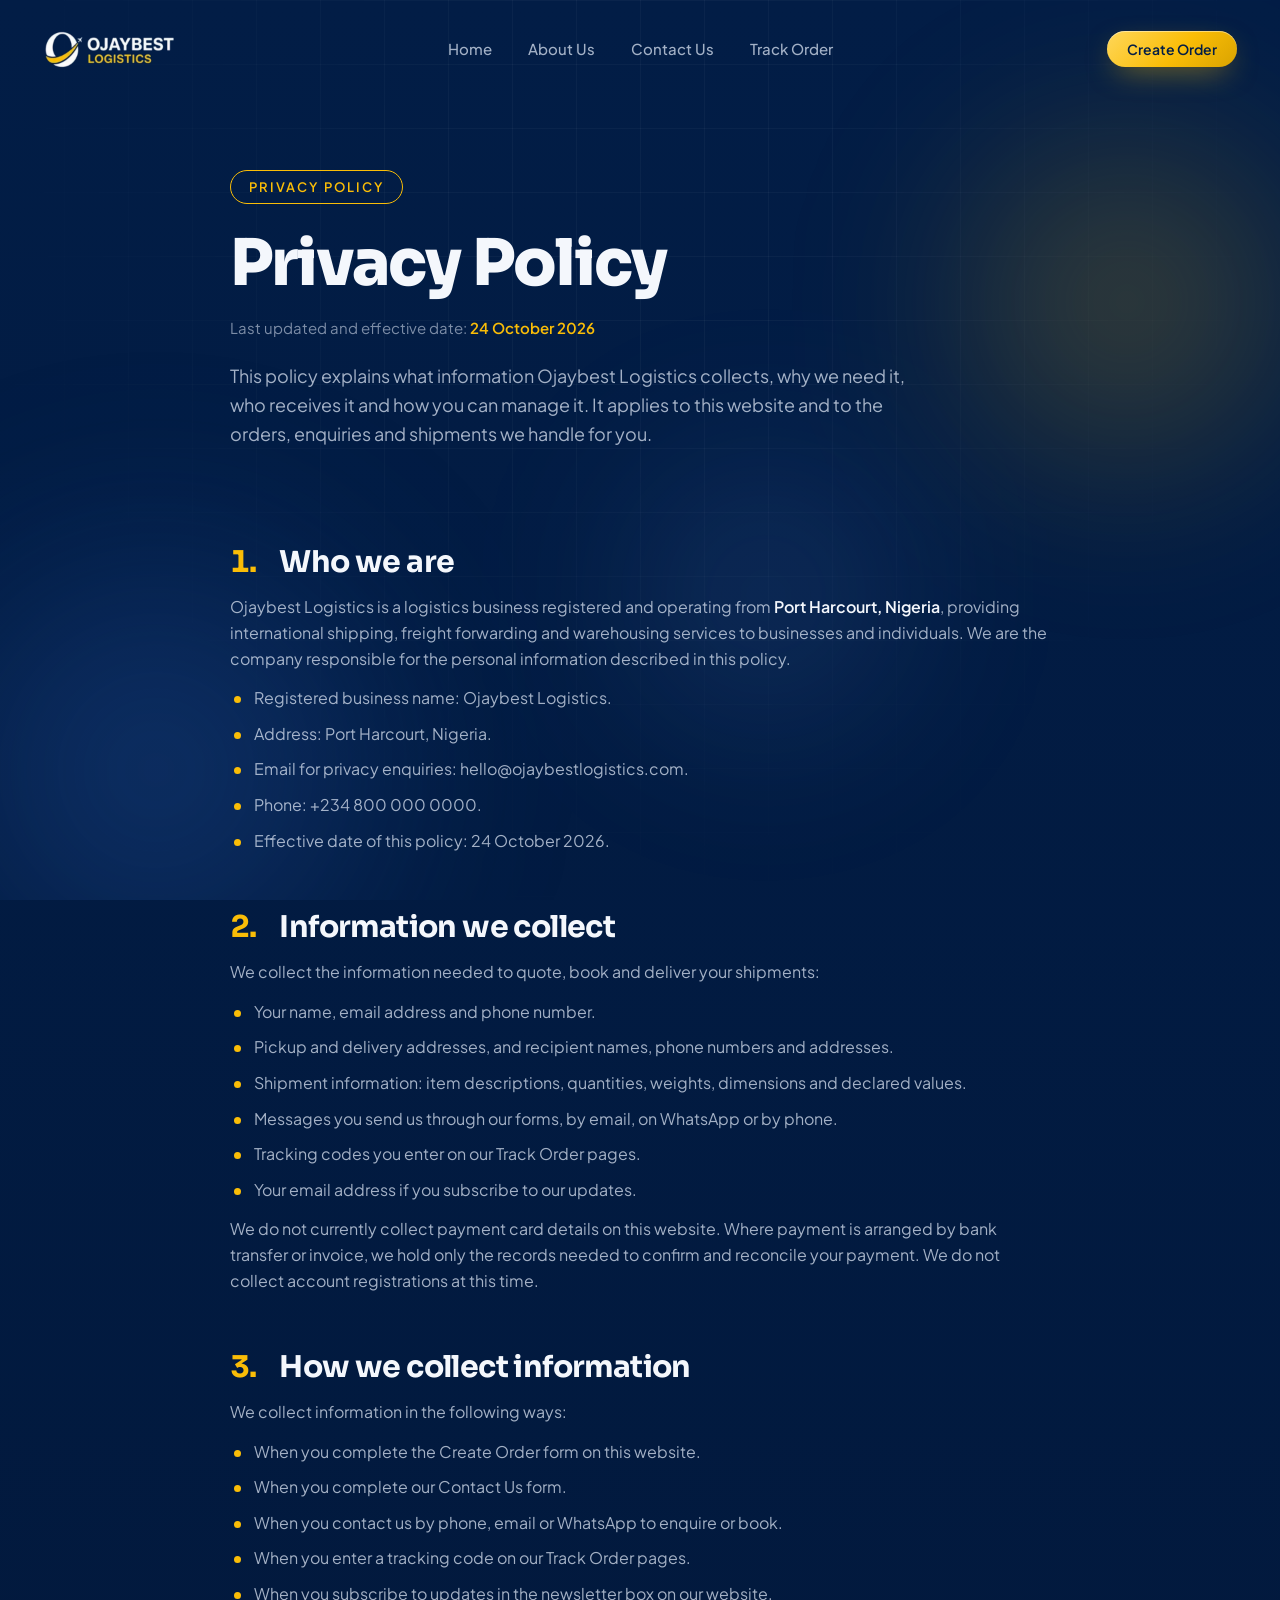
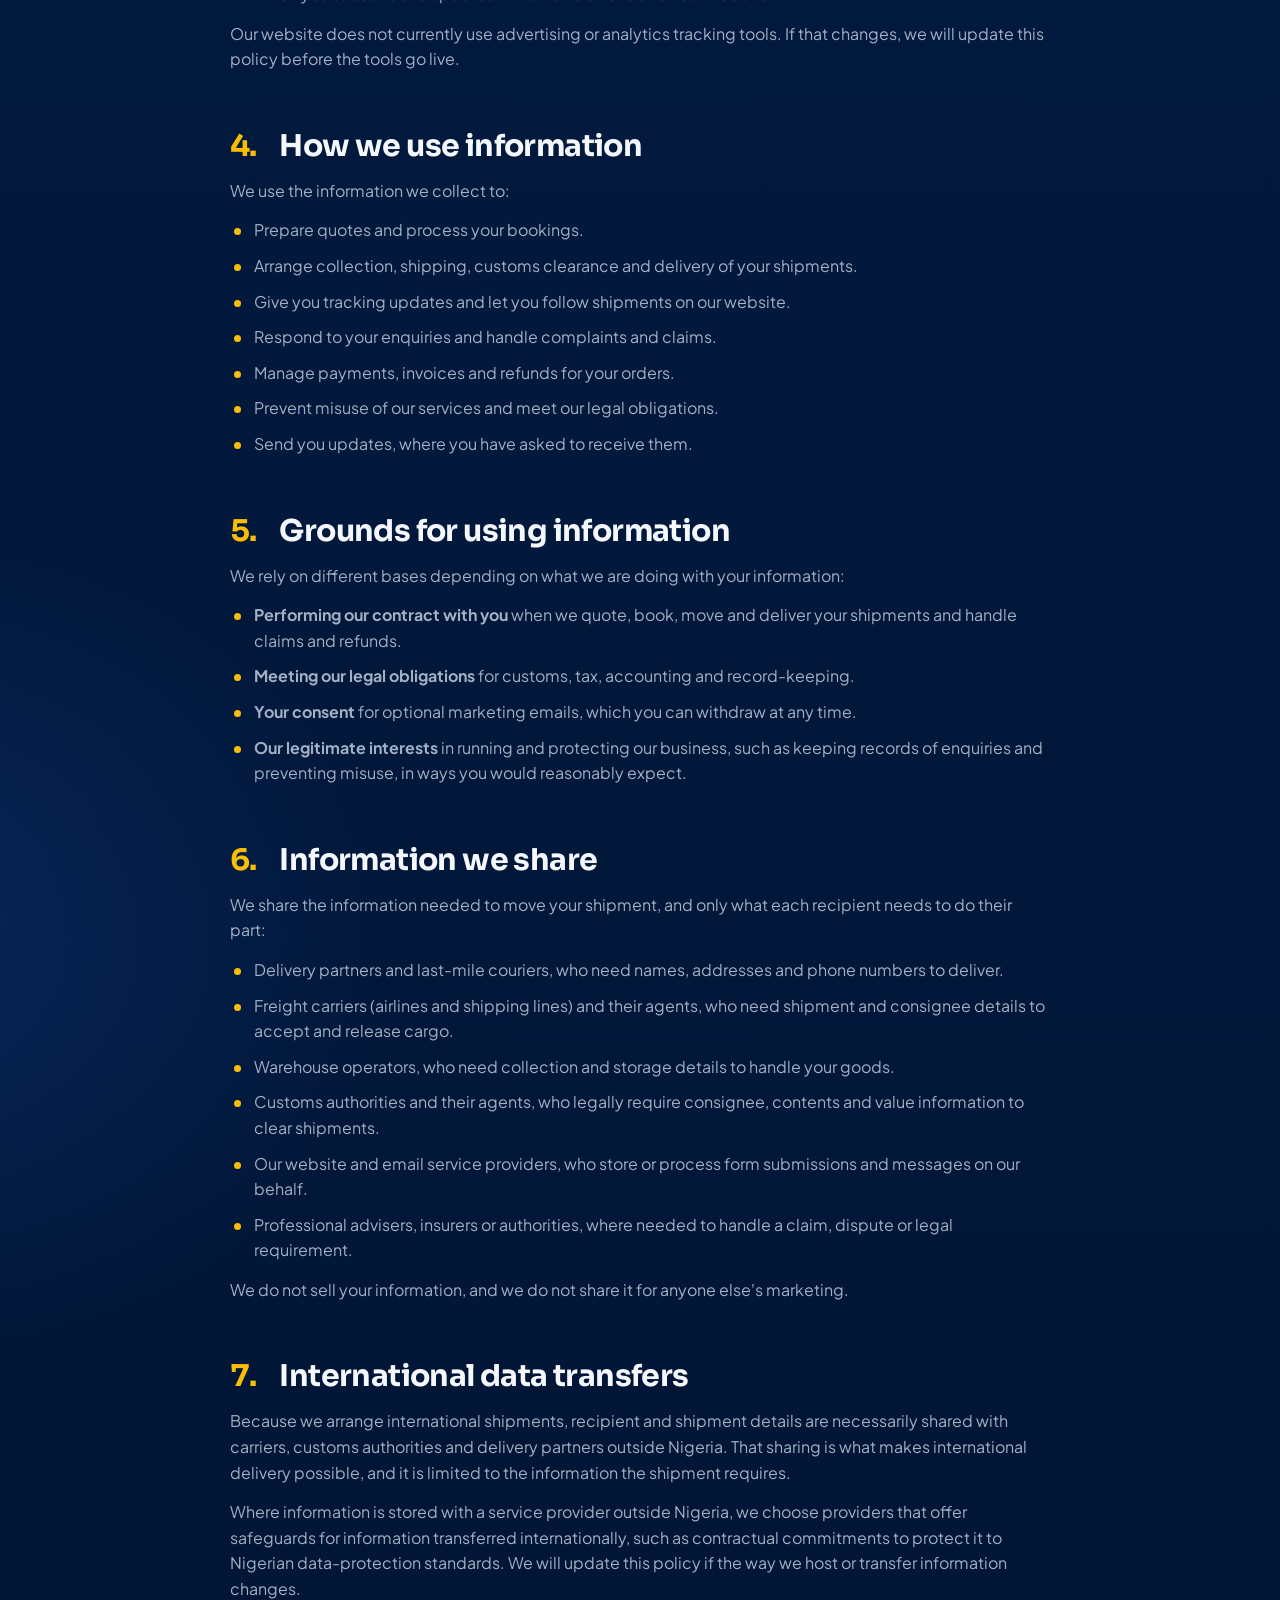
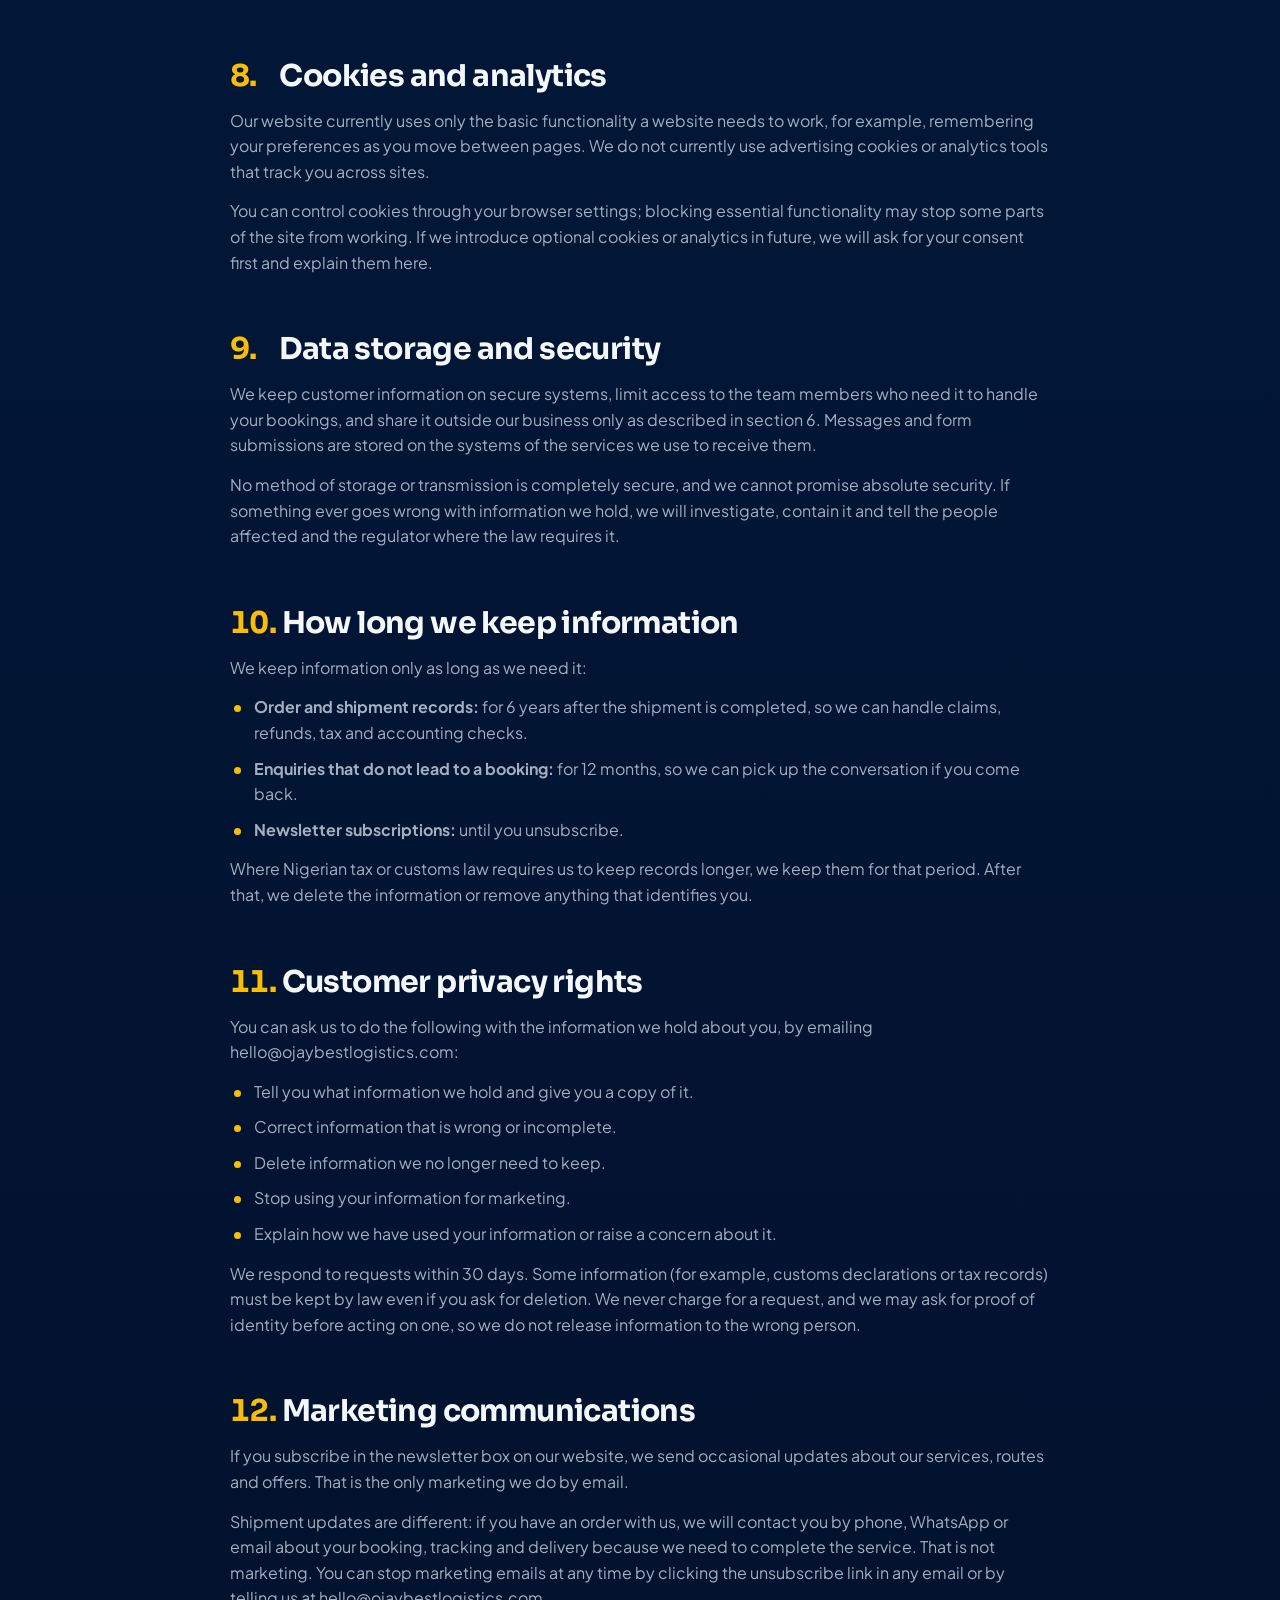
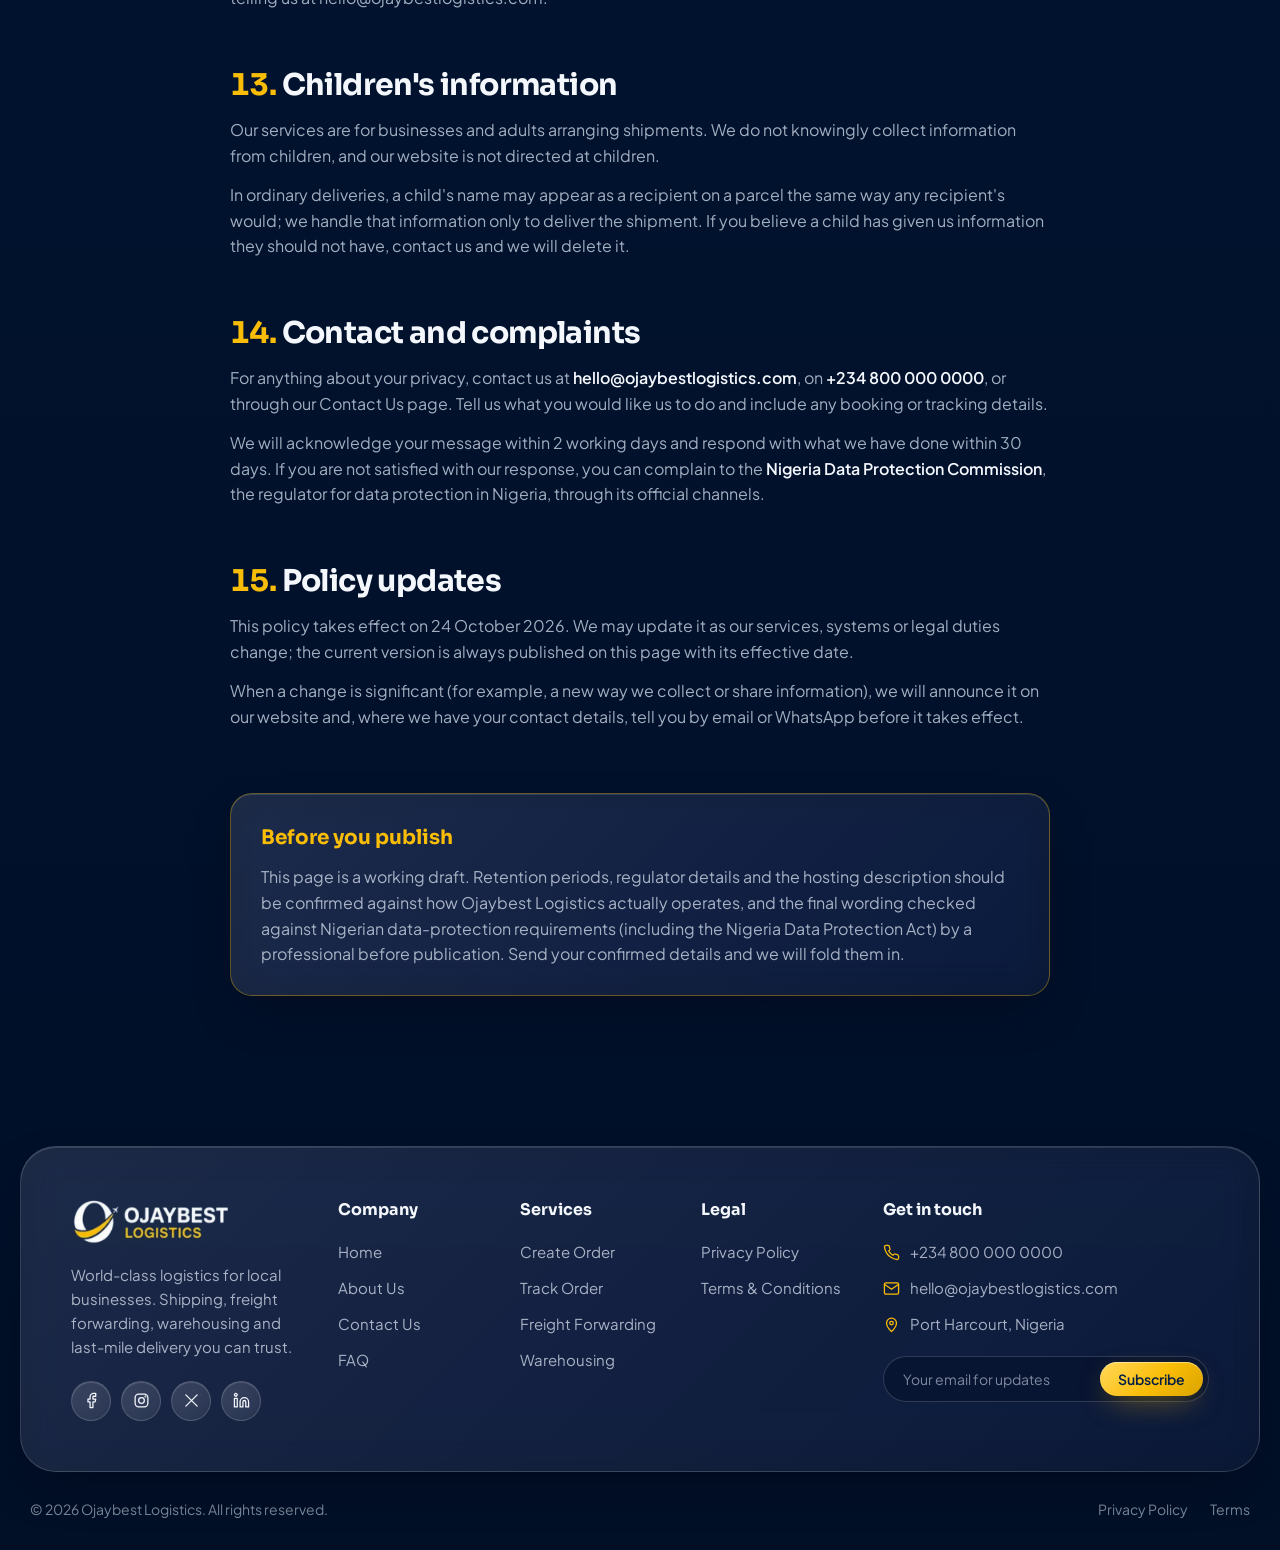
<file: privacy-policy.html>
<!DOCTYPE html>
<html lang="en">
<head>
  <meta charset="UTF-8" />
  <meta name="viewport" content="width=device-width, initial-scale=1.0" />
  <title>Privacy Policy | Ojaybest Logistics</title>
  <meta name="description" content="How Ojaybest Logistics collects, uses, shares and protects your information: what we gather through our order and contact forms, how long we keep it, your privacy rights and how to contact us." />
  <meta property="og:title" content="Privacy Policy | Ojaybest Logistics" />
  <meta property="og:description" content="How Ojaybest Logistics collects, uses, shares and protects your information." />
  <meta property="og:type" content="website" />
  <meta name="twitter:card" content="summary_large_image" />
  <meta name="theme-color" content="#021d46" />
  <link rel="icon" type="image/png" href="assets/favicon.png?" />

  <link rel="preconnect" href="https://fonts.googleapis.com" />
  <link rel="preconnect" href="https://fonts.gstatic.com" crossorigin />
  <link href="https://fonts.googleapis.com/css2?family=Plus+Jakarta+Sans:wght@400;500;600;700&family=Sora:wght@500;600;700;800&display=swap" rel="stylesheet" />

  <link rel="stylesheet" href="styles.css" />

  <!-- Privacy Policy page styles (page-specific additions only; the shared design system lives in styles.css).
       The legal-document styles mirror the Terms & Conditions page so both pages stay aligned. -->
  <style>
    .terms-hero {
      padding-top: 170px;
      padding-bottom: 20px;
      max-width: 820px;
    }
    /* Section label above the headline: thin gold outline, fully rounded, transparent */
    .terms-eyebrow {
      width: fit-content;
      padding: 7px 18px;
      border: 1px solid var(--gold);
      border-radius: var(--radius-pill);
      background: transparent;
      color: var(--gold);
      font-size: 13px;
      font-weight: 600;
      line-height: 1.4;
      letter-spacing: 0.16em;
      text-transform: uppercase;
      margin-bottom: 26px;
    }
    .terms-hero__title {
      font-family: var(--font-display);
      font-size: clamp(38px, 5vw, 64px);
      font-weight: 800;
      line-height: 1.06;
      letter-spacing: -0.03em;
    }
    .terms-hero__meta {
      margin-top: 18px;
      font-size: 15px;
      color: var(--text-soft);
    }
    .terms-hero__meta strong { color: var(--gold); font-weight: 600; }
    .terms-hero__text {
      margin-top: 22px;
      max-width: 680px;
      font-size: 18px;
      color: var(--text-muted);
    }

    /* The document shares the hero's centred content width so every section
       starts at the same left boundary as the headline and introduction. */
    .doc {
      padding-top: 20px;
      padding-bottom: 40px;
      max-width: 820px;
      margin-inline: auto;
    }
    .doc__section { margin-top: 56px; scroll-margin-top: 120px; }
    .doc__section h2 {
      font-family: var(--font-display);
      font-size: clamp(22px, 2.6vw, 30px);
      font-weight: 700;
      line-height: 1.2;
      letter-spacing: -0.02em;
      color: var(--text);
    }
    .doc__section h2 .doc__num {
      display: inline-block;
      min-width: 44px;
      color: var(--gold);
      font-variant-numeric: tabular-nums;
    }
    .doc__section p { margin-top: 14px; color: var(--text-muted); font-size: 16px; }
    .doc__section p strong { color: var(--text); font-weight: 600; }
    .doc__list { margin-top: 14px; display: grid; gap: 10px; }
    .doc__list li { position: relative; padding-left: 24px; color: var(--text-muted); font-size: 16px; }
    .doc__list li::before {
      content: "";
      position: absolute; left: 4px; top: 11px;
      width: 7px; height: 7px; border-radius: 50%;
      background: var(--gold);
    }
    .doc__list a { color: var(--gold); font-weight: 600; }
    .doc__list a:hover { text-decoration: underline; }
    .doc__note {
      margin-top: 64px;
      padding: 28px 30px;
      border-radius: var(--radius);
      border-color: rgba(250, 189, 7, 0.35);
    }
    .doc__note h2 { font-family: var(--font-display); font-size: 20px; font-weight: 700; color: var(--gold); }
    .doc__note p { margin-top: 10px; color: var(--text-muted); font-size: 16px; }
    .doc__note a { color: var(--gold); font-weight: 600; }
    .doc__note a:hover { text-decoration: underline; }

    @media (max-width: 720px) {
      .terms-hero { padding-top: 130px; }
      .terms-eyebrow { font-size: 12px; padding: 6px 15px; margin-bottom: 20px; }
      .terms-hero__text { font-size: 16px; }
      .doc__section { margin-top: 44px; }
      .doc__section h2 .doc__num { min-width: 34px; }
    }
  </style>
</head>
<body>

  <!-- Ambient glass background -->
  <div class="ambient" aria-hidden="true">
    <span class="orb orb--gold"></span>
    <span class="orb orb--blue"></span>
    <span class="orb orb--sky"></span>
    <span class="grid-lines"></span>
  </div>

  <!-- ============ NAVIGATION ============ -->
  <header class="site-header" id="siteHeader">
    <nav class="nav glass" aria-label="Main navigation">
      <a href="index.html" class="nav__brand" aria-label="Ojaybest Logistics home">
        <img src="assets/ojaybest-logo.png" alt="Ojaybest Logistics" width="134" height="40" />
      </a>

      <ul class="nav__links" id="navLinks">
        <li><a href="index.html" class="nav__link">Home</a></li>
        <li><a href="about.html" class="nav__link">About Us</a></li>
        <li><a href="contact.html" class="nav__link">Contact Us</a></li>
        <li><a href="track-order/track-order.html" class="nav__link">Track Order</a></li>
      </ul>

      <div class="nav__actions">
        <a href="create-order/create-order.html" class="btn btn--gold btn--sm nav__cta">Create Order</a>
        <button class="nav__toggle" id="navToggle" aria-label="Open menu" aria-expanded="false" aria-controls="mobileMenu">
          <span></span><span></span><span></span>
        </button>
      </div>
    </nav>

    <!-- Mobile menu -->
    <div class="mobile-menu glass" id="mobileMenu" hidden>
      <a href="index.html" class="mobile-menu__link">Home</a>
      <a href="about.html" class="mobile-menu__link">About Us</a>
      <a href="contact.html" class="mobile-menu__link">Contact Us</a>
      <a href="track-order/track-order.html" class="mobile-menu__link">Track Order</a>
      <a href="create-order/create-order.html" class="btn btn--gold btn--sm mobile-menu__cta">Create Order</a>
    </div>
  </header>

  <main>
    <!-- ============ INTRODUCTION ============ -->
    <section class="terms-hero container" id="privacy-intro">
      <div class="reveal">
        <p class="terms-eyebrow">Privacy Policy</p>
        <h1 class="terms-hero__title">Privacy Policy</h1>
        <p class="terms-hero__meta">
          Last updated and effective date: <strong>24 October 2026</strong>
        </p>
        <p class="terms-hero__text">
          This policy explains what information Ojaybest Logistics collects, why we need it, who
          receives it and how you can manage it. It applies to this website and to the orders,
          enquiries and shipments we handle for you.
        </p>
      </div>
    </section>

    <div class="doc container">

      <section class="doc__section reveal" id="who-we-are">
        <h2><span class="doc__num">1.</span> Who we are</h2>
        <p>
          Ojaybest Logistics is a logistics business registered and operating from
          <strong>Port Harcourt, Nigeria</strong>, providing international shipping, freight
          forwarding and warehousing services to businesses and individuals. We are the company
          responsible for the personal information described in this policy.
        </p>
        <ul class="doc__list">
          <li>Registered business name: Ojaybest Logistics.</li>
          <li>Address: Port Harcourt, Nigeria.</li>
          <li>Email for privacy enquiries: hello@ojaybestlogistics.com.</li>
          <li>Phone: +234 800 000 0000.</li>
          <li>Effective date of this policy: 24 October 2026.</li>
        </ul>
      </section>

      <section class="doc__section reveal" id="information-we-collect">
        <h2><span class="doc__num">2.</span> Information we collect</h2>
        <p>We collect the information needed to quote, book and deliver your shipments:</p>
        <ul class="doc__list">
          <li>Your name, email address and phone number.</li>
          <li>Pickup and delivery addresses, and recipient names, phone numbers and addresses.</li>
          <li>Shipment information: item descriptions, quantities, weights, dimensions and declared values.</li>
          <li>Messages you send us through our forms, by email, on WhatsApp or by phone.</li>
          <li>Tracking codes you enter on our Track Order pages.</li>
          <li>Your email address if you subscribe to our updates.</li>
        </ul>
        <p>
          We do not currently collect payment card details on this website. Where payment is
          arranged by bank transfer or invoice, we hold only the records needed to confirm and
          reconcile your payment. We do not collect account registrations at this time.
        </p>
      </section>

      <section class="doc__section reveal" id="how-we-collect">
        <h2><span class="doc__num">3.</span> How we collect information</h2>
        <p>We collect information in the following ways:</p>
        <ul class="doc__list">
          <li>When you complete the Create Order form on this website.</li>
          <li>When you complete our Contact Us form.</li>
          <li>When you contact us by phone, email or WhatsApp to enquire or book.</li>
          <li>When you enter a tracking code on our Track Order pages.</li>
          <li>When you subscribe to updates in the newsletter box on our website.</li>
        </ul>
        <p>
          Our website does not currently use advertising or analytics tracking tools. If that
          changes, we will update this policy before the tools go live.
        </p>
      </section>

      <section class="doc__section reveal" id="how-we-use">
        <h2><span class="doc__num">4.</span> How we use information</h2>
        <p>We use the information we collect to:</p>
        <ul class="doc__list">
          <li>Prepare quotes and process your bookings.</li>
          <li>Arrange collection, shipping, customs clearance and delivery of your shipments.</li>
          <li>Give you tracking updates and let you follow shipments on our website.</li>
          <li>Respond to your enquiries and handle complaints and claims.</li>
          <li>Manage payments, invoices and refunds for your orders.</li>
          <li>Prevent misuse of our services and meet our legal obligations.</li>
          <li>Send you updates, where you have asked to receive them.</li>
        </ul>
      </section>

      <section class="doc__section reveal" id="grounds-for-use">
        <h2><span class="doc__num">5.</span> Grounds for using information</h2>
        <p>
          We rely on different bases depending on what we are doing with your information:
        </p>
        <ul class="doc__list">
          <li><strong>Performing our contract with you</strong> when we quote, book, move and deliver your shipments and handle claims and refunds.</li>
          <li><strong>Meeting our legal obligations</strong> for customs, tax, accounting and record-keeping.</li>
          <li><strong>Your consent</strong> for optional marketing emails, which you can withdraw at any time.</li>
          <li><strong>Our legitimate interests</strong> in running and protecting our business, such as keeping records of enquiries and preventing misuse, in ways you would reasonably expect.</li>
        </ul>
      </section>

      <section class="doc__section reveal" id="information-we-share">
        <h2><span class="doc__num">6.</span> Information we share</h2>
        <p>
          We share the information needed to move your shipment, and only what each recipient
          needs to do their part:
        </p>
        <ul class="doc__list">
          <li>Delivery partners and last-mile couriers, who need names, addresses and phone numbers to deliver.</li>
          <li>Freight carriers (airlines and shipping lines) and their agents, who need shipment and consignee details to accept and release cargo.</li>
          <li>Warehouse operators, who need collection and storage details to handle your goods.</li>
          <li>Customs authorities and their agents, who legally require consignee, contents and value information to clear shipments.</li>
          <li>Our website and email service providers, who store or process form submissions and messages on our behalf.</li>
          <li>Professional advisers, insurers or authorities, where needed to handle a claim, dispute or legal requirement.</li>
        </ul>
        <p>
          We do not sell your information, and we do not share it for anyone else's marketing.
        </p>
      </section>

      <section class="doc__section reveal" id="international-transfers">
        <h2><span class="doc__num">7.</span> International data transfers</h2>
        <p>
          Because we arrange international shipments, recipient and shipment details are
          necessarily shared with carriers, customs authorities and delivery partners outside
          Nigeria. That sharing is what makes international delivery possible, and it is
          limited to the information the shipment requires.
        </p>
        <p>
          Where information is stored with a service provider outside Nigeria, we choose
          providers that offer safeguards for information transferred internationally, such as
          contractual commitments to protect it to Nigerian data-protection standards. We will
          update this policy if the way we host or transfer information changes.
        </p>
      </section>

      <section class="doc__section reveal" id="cookies">
        <h2><span class="doc__num">8.</span> Cookies and analytics</h2>
        <p>
          Our website currently uses only the basic functionality a website needs to work,
          for example, remembering your preferences as you move between pages. We do not
          currently use advertising cookies or analytics tools that track you across sites.
        </p>
        <p>
          You can control cookies through your browser settings; blocking essential
          functionality may stop some parts of the site from working. If we introduce optional
          cookies or analytics in future, we will ask for your consent first and explain them
          here.
        </p>
      </section>

      <section class="doc__section reveal" id="storage-and-security">
        <h2><span class="doc__num">9.</span> Data storage and security</h2>
        <p>
          We keep customer information on secure systems, limit access to the team members who
          need it to handle your bookings, and share it outside our business only as described
          in section 6. Messages and form submissions are stored on the systems of the services
          we use to receive them.
        </p>
        <p>
          No method of storage or transmission is completely secure, and we cannot promise
          absolute security. If something ever goes wrong with information we hold, we will
          investigate, contain it and tell the people affected and the regulator where the law
          requires it.
        </p>
      </section>

      <section class="doc__section reveal" id="how-long-we-keep">
        <h2><span class="doc__num">10.</span> How long we keep information</h2>
        <p>We keep information only as long as we need it:</p>
        <ul class="doc__list">
          <li><strong>Order and shipment records:</strong> for 6 years after the shipment is completed, so we can handle claims, refunds, tax and accounting checks.</li>
          <li><strong>Enquiries that do not lead to a booking:</strong> for 12 months, so we can pick up the conversation if you come back.</li>
          <li><strong>Newsletter subscriptions:</strong> until you unsubscribe.</li>
        </ul>
        <p>
          Where Nigerian tax or customs law requires us to keep records longer, we keep them
          for that period. After that, we delete the information or remove anything that
          identifies you.
        </p>
      </section>

      <section class="doc__section reveal" id="your-rights">
        <h2><span class="doc__num">11.</span> Customer privacy rights</h2>
        <p>
          You can ask us to do the following with the information we hold about you, by
          emailing hello@ojaybestlogistics.com:
        </p>
        <ul class="doc__list">
          <li>Tell you what information we hold and give you a copy of it.</li>
          <li>Correct information that is wrong or incomplete.</li>
          <li>Delete information we no longer need to keep.</li>
          <li>Stop using your information for marketing.</li>
          <li>Explain how we have used your information or raise a concern about it.</li>
        </ul>
        <p>
          We respond to requests within 30 days. Some information (for example, customs
          declarations or tax records) must be kept by law even if you ask for deletion. We
          never charge for a request, and we may ask for proof of identity before acting on
          one, so we do not release information to the wrong person.
        </p>
      </section>

      <section class="doc__section reveal" id="marketing">
        <h2><span class="doc__num">12.</span> Marketing communications</h2>
        <p>
          If you subscribe in the newsletter box on our website, we send occasional updates
          about our services, routes and offers. That is the only marketing we do by email.
        </p>
        <p>
          Shipment updates are different: if you have an order with us, we will contact you by
          phone, WhatsApp or email about your booking, tracking and delivery because we need to
          complete the service. That is not marketing. You can stop marketing emails at any
          time by clicking the unsubscribe link in any email or by telling us at
          hello@ojaybestlogistics.com.
        </p>
      </section>

      <section class="doc__section reveal" id="children">
        <h2><span class="doc__num">13.</span> Children's information</h2>
        <p>
          Our services are for businesses and adults arranging shipments. We do not knowingly
          collect information from children, and our website is not directed at children.
        </p>
        <p>
          In ordinary deliveries, a child's name may appear as a recipient on a parcel the
          same way any recipient's would; we handle that information only to deliver the
          shipment. If you believe a child has given us information they should not have,
          contact us and we will delete it.
        </p>
      </section>

      <section class="doc__section reveal" id="contact-and-complaints">
        <h2><span class="doc__num">14.</span> Contact and complaints</h2>
        <p>
          For anything about your privacy, contact us at
          <strong>hello@ojaybestlogistics.com</strong>, on <strong>+234 800 000 0000</strong>,
          or through our <a href="contact.html">Contact Us page</a>. Tell us what you would
          like us to do and include any booking or tracking details.
        </p>
        <p>
          We will acknowledge your message within 2 working days and respond with what we have
          done within 30 days. If you are not satisfied with our response, you can complain to
          the <strong>Nigeria Data Protection Commission</strong>, the regulator for data
          protection in Nigeria, through its official channels.
        </p>
      </section>

      <section class="doc__section reveal" id="policy-updates">
        <h2><span class="doc__num">15.</span> Policy updates</h2>
        <p>
          This policy takes effect on 24 October 2026. We may update it as our services,
          systems or legal duties change; the current version is always published on this page
          with its effective date.
        </p>
        <p>
          When a change is significant (for example, a new way we collect or share
          information), we will announce it on our website and, where we have your contact
          details, tell you by email or WhatsApp before it takes effect.
        </p>
      </section>

      <aside class="doc__note glass reveal">
        <h2>Before you publish</h2>
        <p>
          This page is a working draft. Retention periods, regulator details and the hosting
          description should be confirmed against how Ojaybest Logistics actually operates, and
          the final wording checked against Nigerian data-protection requirements (including
          the Nigeria Data Protection Act) by a professional before publication. Send your
          confirmed details and we will fold them in.
        </p>
      </aside>

    </div>
  </main>

  <!-- ============ FOOTER ============ -->
  <footer class="footer">
    <div class="container">
      <div class="footer__top glass">
        <div class="footer__brand">
          <img src="assets/ojaybest-logo.png" alt="Ojaybest Logistics" width="160" height="48" loading="lazy" />
          <p>World-class logistics for local businesses. Shipping, freight forwarding, warehousing and last-mile delivery you can trust.</p>
          <div class="socials">
            <a href="#" class="round-btn round-btn--sm glass" aria-label="Facebook"><svg viewBox="0 0 24 24"><path d="M18 2h-3a5 5 0 0 0-5 5v3H7v4h3v8h4v-8h3l1-4h-4V7a1 1 0 0 1 1-1h3z"/></svg></a>
            <a href="#" class="round-btn round-btn--sm glass" aria-label="Instagram"><svg viewBox="0 0 24 24"><rect x="3" y="3" width="18" height="18" rx="5"/><circle cx="12" cy="12" r="4"/><circle cx="17.5" cy="6.5" r=".5"/></svg></a>
            <a href="#" class="round-btn round-btn--sm glass" aria-label="X (Twitter)"><svg viewBox="0 0 24 24"><path d="M4 4l16 16M20 4 4 20"/></svg></a>
            <a href="#" class="round-btn round-btn--sm glass" aria-label="LinkedIn"><svg viewBox="0 0 24 24"><path d="M16 8a6 6 0 0 1 6 6v7h-4v-7a2 2 0 0 0-4 0v7h-4v-7a6 6 0 0 1 6-6z"/><path d="M2 9h4v12H2z"/><circle cx="4" cy="4" r="2"/></svg></a>
          </div>
        </div>

        <div class="footer__col">
          <h4>Company</h4>
          <a href="index.html">Home</a>
          <a href="about.html">About Us</a>
          <a href="contact.html">Contact Us</a>
          <a href="faq.html">FAQ</a>
        </div>

        <div class="footer__col">
          <h4>Services</h4>
          <a href="create-order/create-order.html">Create Order</a>
          <a href="track-order/track-order.html">Track Order</a>
          <a href="index.html#services">Freight Forwarding</a>
          <a href="index.html#services">Warehousing</a>
        </div>

        <div class="footer__col">
          <h4>Legal</h4>
          <a href="privacy-policy.html">Privacy Policy</a>
          <a href="terms.html">Terms &amp; Conditions</a>
        </div>

        <div class="footer__col footer__contact">
          <h4>Get in touch</h4>
          <p><svg viewBox="0 0 24 24"><path d="M22 16.9v3a2 2 0 0 1-2.2 2 19.8 19.8 0 0 1-8.6-3.1 19.5 19.5 0 0 1-6-6A19.8 19.8 0 0 1 2.1 4.2 2 2 0 0 1 4.1 2h3a2 2 0 0 1 2 1.7c.1 1 .4 1.9.7 2.8a2 2 0 0 1-.5 2.1L8 9.9a16 16 0 0 0 6 6l1.3-1.3a2 2 0 0 1 2.1-.4c.9.3 1.8.6 2.8.7a2 2 0 0 1 1.7 2z"/></svg> +234 800 000 0000</p>
          <p><svg viewBox="0 0 24 24"><rect x="2" y="4" width="20" height="16" rx="2"/><path d="m22 6-10 7L2 6"/></svg> hello@ojaybestlogistics.com</p>
          <p><svg viewBox="0 0 24 24"><path d="M12 22s7-6.2 7-12a7 7 0 1 0-14 0c0 5.8 7 12 7 12z"/><circle cx="12" cy="10" r="2.5"/></svg> Port Harcourt, Nigeria</p>

          <form class="newsletter" id="newsletterForm" novalidate>
            <label for="newsletterEmail" class="sr-only">Email address</label>
            <input id="newsletterEmail" type="email" placeholder="Your email for updates" />
            <button type="submit" class="btn btn--gold btn--sm">Subscribe</button>
          </form>
          <p class="newsletter__msg" id="newsletterMsg" role="status"></p>
        </div>
      </div>

      <div class="footer__bottom">
        <p>&copy; <span id="year"></span> Ojaybest Logistics. All rights reserved.</p>
        <div class="footer__legal">
          <a href="privacy-policy.html">Privacy Policy</a>
          <a href="terms.html">Terms</a>
        </div>
      </div>
    </div>
  </footer>

  <div class="toast glass" id="toast" role="status" aria-live="polite"></div>

  <!-- Privacy page interactions (nav, mobile menu, reveal-on-scroll, newsletter, year) -->
  <script>
    (function () {
      "use strict";
      var $ = function (sel, ctx) { return (ctx || document).querySelector(sel); };
      var $$ = function (sel, ctx) { return Array.prototype.slice.call((ctx || document).querySelectorAll(sel)); };

      /* Sticky glass navigation */
      var header = $("#siteHeader");
      var onScroll = function () { header.classList.toggle("is-scrolled", window.scrollY > 24); };
      onScroll();
      window.addEventListener("scroll", onScroll, { passive: true });

      /* Mobile menu */
      var toggle = $("#navToggle");
      var mobileMenu = $("#mobileMenu");
      var setMenu = function (open) {
        toggle.setAttribute("aria-expanded", String(open));
        toggle.setAttribute("aria-label", open ? "Close menu" : "Open menu");
        mobileMenu.hidden = !open;
        if (open) header.classList.add("is-scrolled");
        else onScroll();
      };
      toggle.addEventListener("click", function () { setMenu(mobileMenu.hidden); });
      $$(".mobile-menu a").forEach(function (a) {
        a.addEventListener("click", function () { setMenu(false); });
      });
      window.addEventListener("resize", function () { if (window.innerWidth > 1024) setMenu(false); });
      document.addEventListener("keydown", function (e) { if (e.key === "Escape") setMenu(false); });

      /* Reveal on scroll */
      var revealEls = $$(".reveal");
      if ("IntersectionObserver" in window) {
        var io = new IntersectionObserver(function (entries) {
          entries.forEach(function (entry) {
            if (entry.isIntersecting) {
              entry.target.classList.add("is-visible");
              io.unobserve(entry.target);
            }
          });
        }, { threshold: 0.12, rootMargin: "0px 0px -40px 0px" });
        revealEls.forEach(function (el) { io.observe(el); });
      } else {
        revealEls.forEach(function (el) { el.classList.add("is-visible"); });
      }

      /* Toast + newsletter */
      var toast = $("#toast");
      var toastTimer;
      var showToast = function (msg) {
        toast.textContent = msg;
        toast.classList.add("is-visible");
        clearTimeout(toastTimer);
        toastTimer = setTimeout(function () { toast.classList.remove("is-visible"); }, 3200);
      };

      var newsletterForm = $("#newsletterForm");
      var newsletterEmail = $("#newsletterEmail");
      var newsletterMsg = $("#newsletterMsg");
      newsletterForm.addEventListener("submit", function (e) {
        e.preventDefault();
        var email = newsletterEmail.value.trim();
        if (!/^[^\s@]+@[^\s@]+\.[^\s@]+$/.test(email)) {
          newsletterMsg.textContent = "Please enter a valid email address.";
          return;
        }
        newsletterMsg.textContent = "";
        newsletterEmail.value = "";
        showToast("Thanks! You're subscribed to Ojaybest updates.");
      });

      /* Footer year */
      $("#year").textContent = new Date().getFullYear();
    })();
  </script>
</body>
</html>
</file>
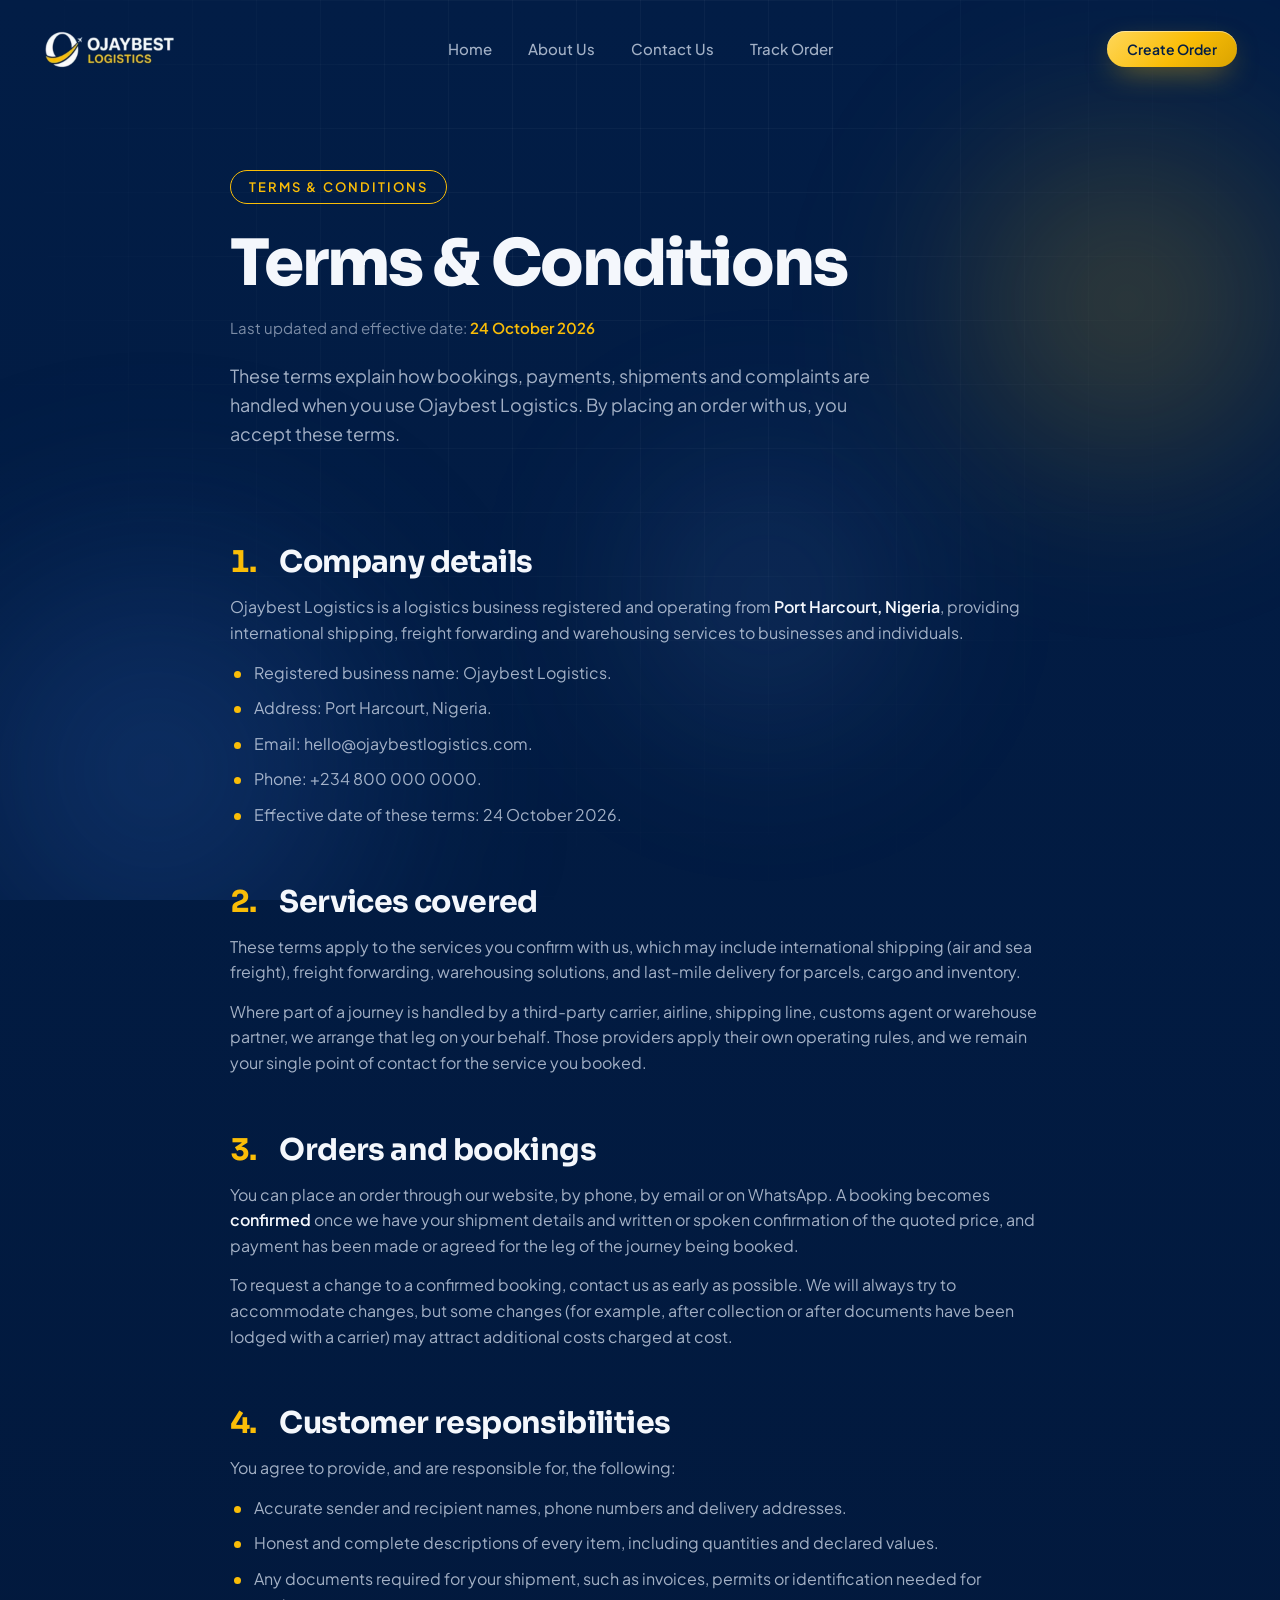
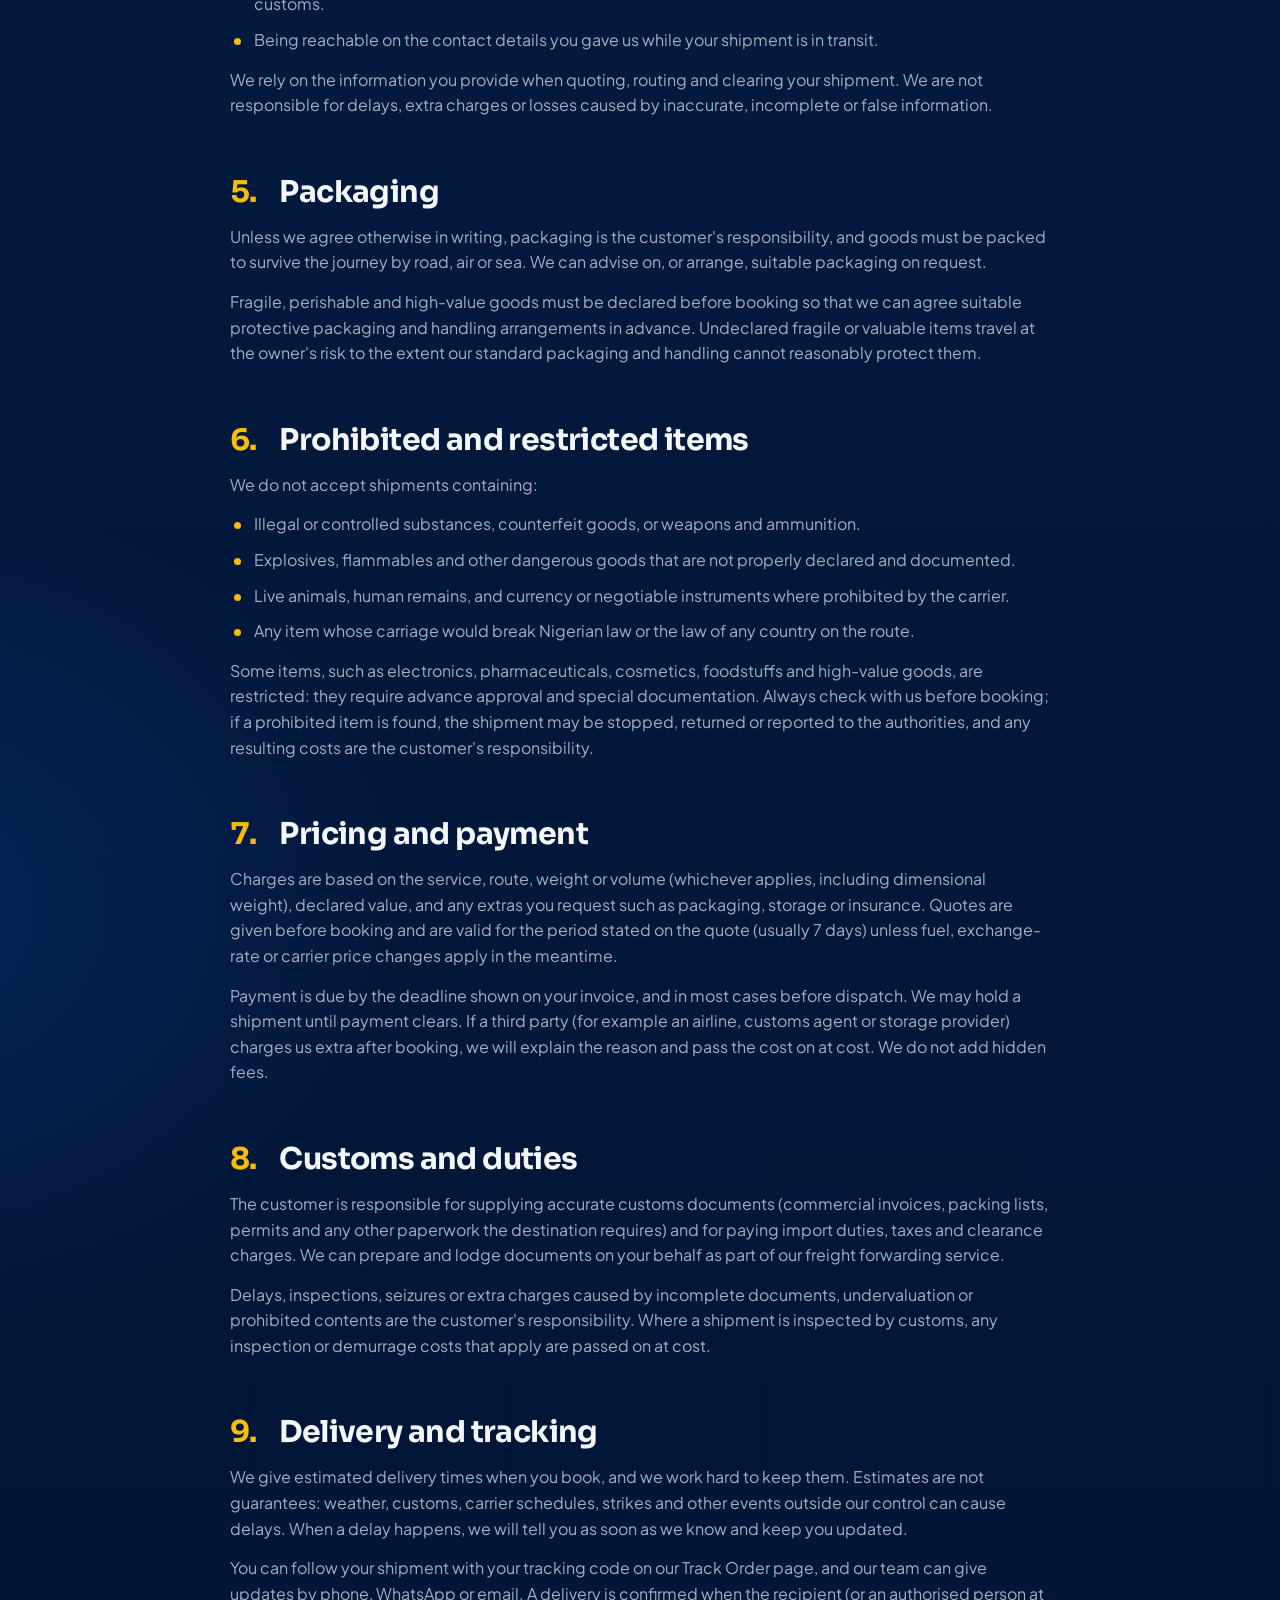
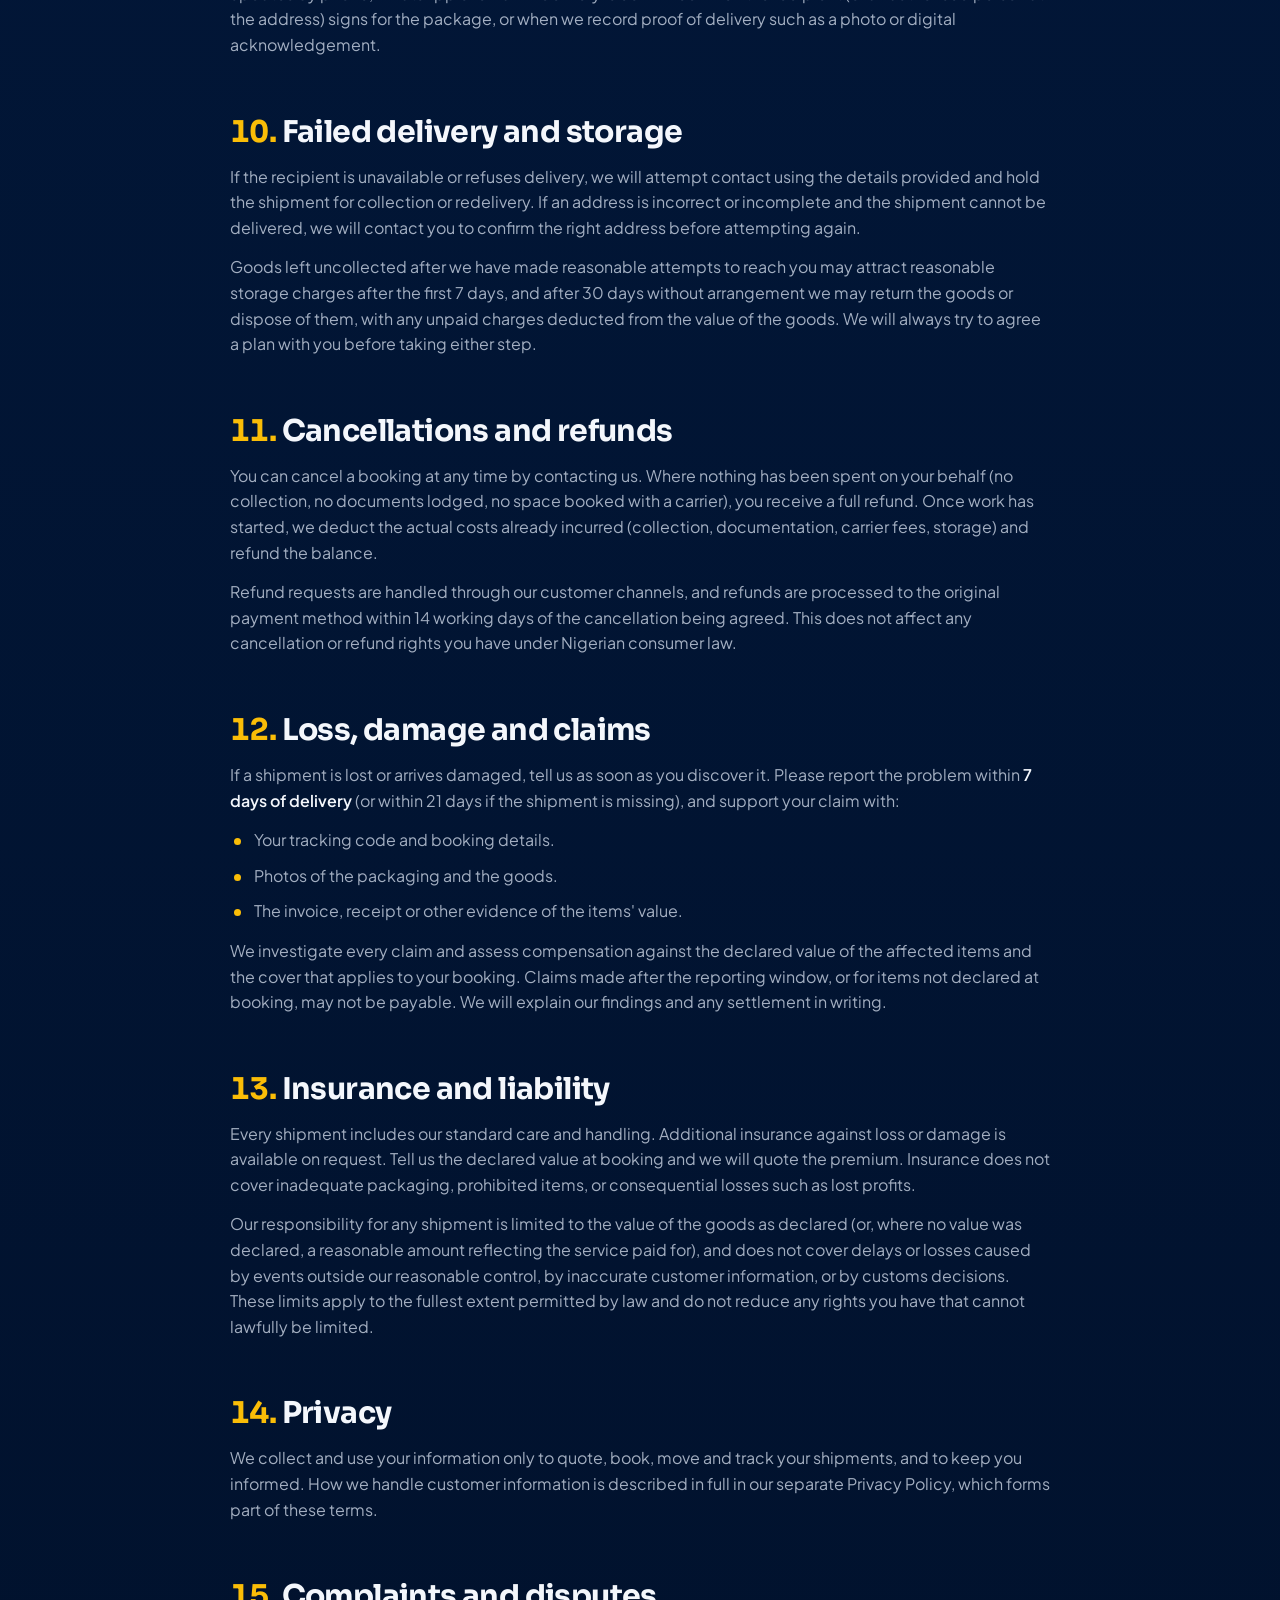
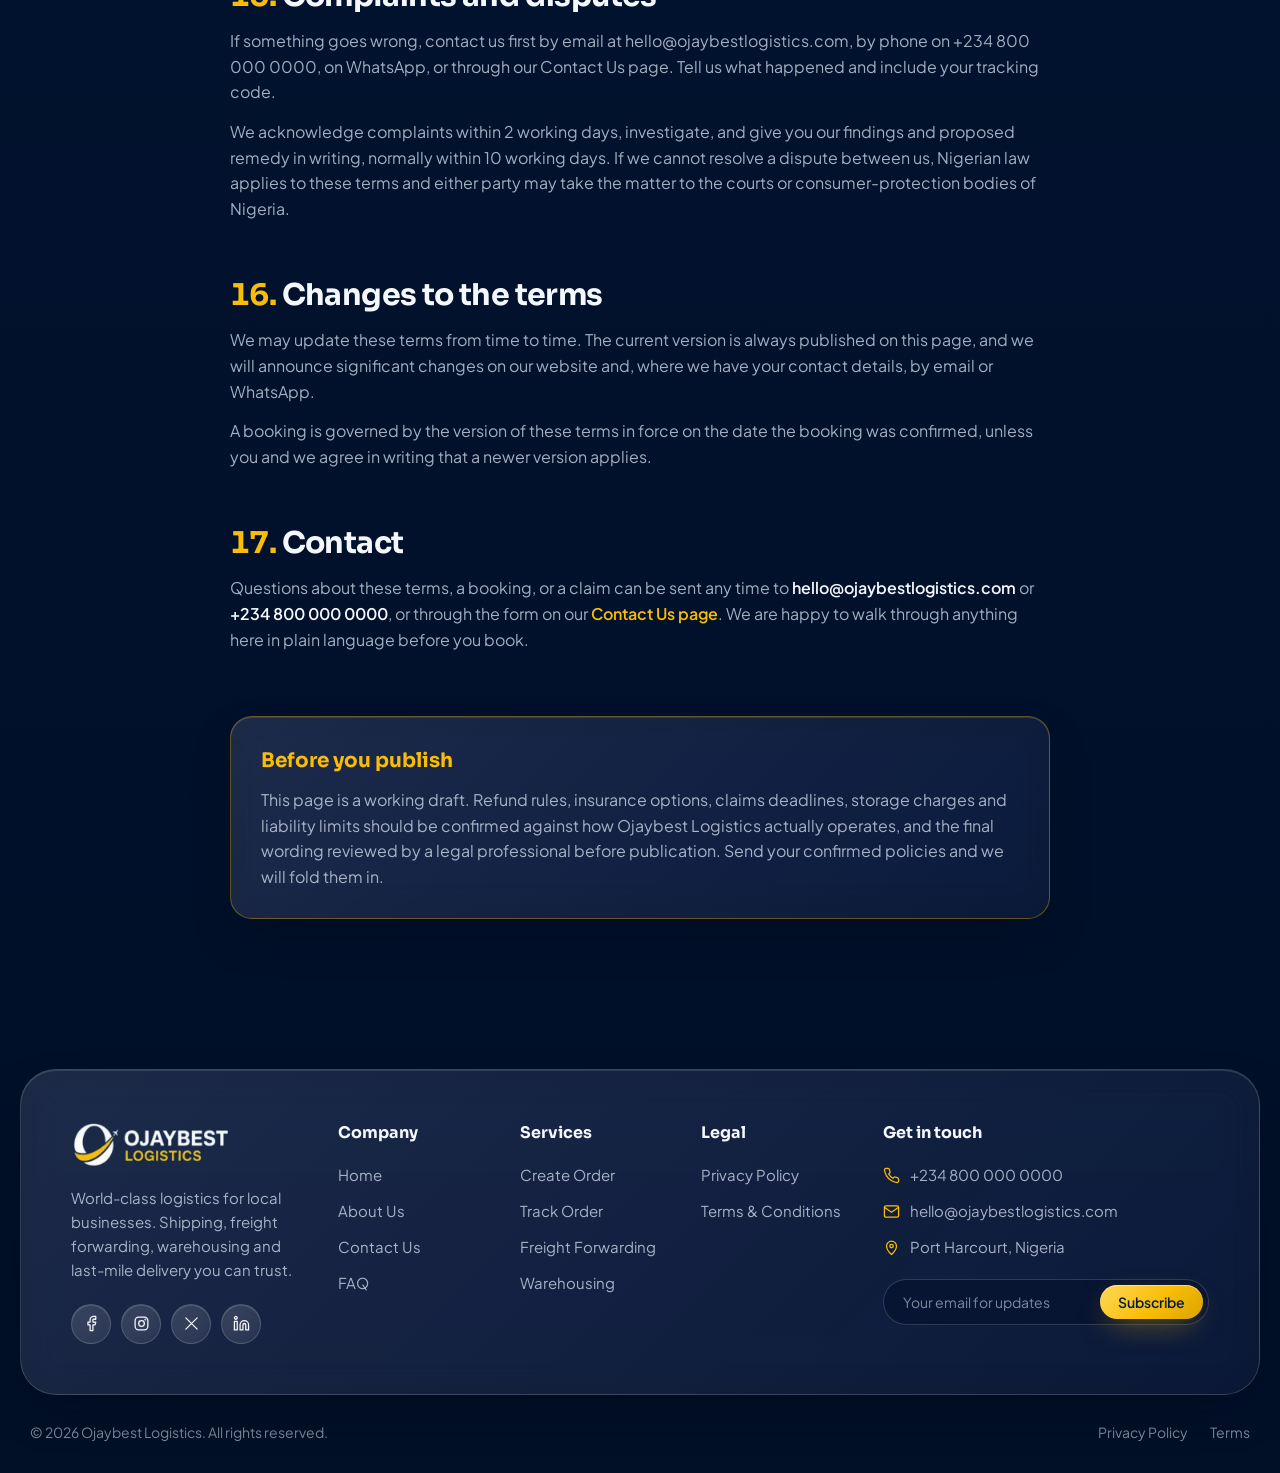
<file: terms.html>
<!DOCTYPE html>
<html lang="en">
<head>
  <meta charset="UTF-8" />
  <meta name="viewport" content="width=device-width, initial-scale=1.0" />
  <title>Terms &amp; Conditions | Ojaybest Logistics</title>
  <meta name="description" content="The terms and conditions for using Ojaybest Logistics: bookings, payments, shipments, customs, delivery, claims and refunds for our international shipping, freight forwarding and warehousing services." />
  <meta property="og:title" content="Terms &amp; Conditions | Ojaybest Logistics" />
  <meta property="og:description" content="How bookings, payments, shipments and complaints are handled by Ojaybest Logistics." />
  <meta property="og:type" content="website" />
  <meta name="twitter:card" content="summary_large_image" />
  <meta name="theme-color" content="#021d46" />
  <link rel="icon" type="image/png" href="assets/favicon.png?" />

  <link rel="preconnect" href="https://fonts.googleapis.com" />
  <link rel="preconnect" href="https://fonts.gstatic.com" crossorigin />
  <link href="https://fonts.googleapis.com/css2?family=Plus+Jakarta+Sans:wght@400;500;600;700&family=Sora:wght@500;600;700;800&display=swap" rel="stylesheet" />

  <link rel="stylesheet" href="styles.css" />

  <!-- Terms & Conditions page styles (page-specific additions only; the shared design system lives in styles.css) -->
  <style>
    .terms-hero {
      padding-top: 170px;
      padding-bottom: 20px;
      max-width: 820px;
    }
    /* Section label above the headline: thin gold outline, fully rounded, transparent */
    .terms-eyebrow {
      width: fit-content;
      padding: 7px 18px;
      border: 1px solid var(--gold);
      border-radius: var(--radius-pill);
      background: transparent;
      color: var(--gold);
      font-size: 13px;
      font-weight: 600;
      line-height: 1.4;
      letter-spacing: 0.16em;
      text-transform: uppercase;
      margin-bottom: 26px;
    }
    .terms-hero__title {
      font-family: var(--font-display);
      font-size: clamp(38px, 5vw, 64px);
      font-weight: 800;
      line-height: 1.06;
      letter-spacing: -0.03em;
    }
    .terms-hero__meta {
      margin-top: 18px;
      font-size: 15px;
      color: var(--text-soft);
    }
    .terms-hero__meta strong { color: var(--gold); font-weight: 600; }
    .terms-hero__text {
      margin-top: 22px;
      max-width: 680px;
      font-size: 18px;
      color: var(--text-muted);
    }

    /* The document shares the hero's centred content width so every section
       starts at the same left boundary as the headline and introduction. */
    .doc {
      padding-top: 20px;
      padding-bottom: 40px;
      max-width: 820px;
      margin-inline: auto;
    }
    .doc__section { margin-top: 56px; scroll-margin-top: 120px; }
    .doc__section h2 {
      font-family: var(--font-display);
      font-size: clamp(22px, 2.6vw, 30px);
      font-weight: 700;
      line-height: 1.2;
      letter-spacing: -0.02em;
      color: var(--text);
    }
    .doc__section h2 .doc__num {
      display: inline-block;
      min-width: 44px;
      color: var(--gold);
      font-variant-numeric: tabular-nums;
    }
    .doc__section p { margin-top: 14px; color: var(--text-muted); font-size: 16px; }
    .doc__section p strong { color: var(--text); font-weight: 600; }
    .doc__list { margin-top: 14px; display: grid; gap: 10px; }
    .doc__list li { position: relative; padding-left: 24px; color: var(--text-muted); font-size: 16px; }
    .doc__list li::before {
      content: "";
      position: absolute; left: 4px; top: 11px;
      width: 7px; height: 7px; border-radius: 50%;
      background: var(--gold);
    }
    .doc__list a { color: var(--gold); font-weight: 600; }
    .doc__list a:hover { text-decoration: underline; }
    .doc__note {
      margin-top: 64px;
      padding: 28px 30px;
      border-radius: var(--radius);
      border-color: rgba(250, 189, 7, 0.35);
    }
    .doc__note h2 { font-family: var(--font-display); font-size: 20px; font-weight: 700; color: var(--gold); }
    .doc__note p { margin-top: 10px; color: var(--text-muted); font-size: 16px; }
    .doc__note a { color: var(--gold); font-weight: 600; }
    .doc__note a:hover { text-decoration: underline; }

    @media (max-width: 720px) {
      .terms-hero { padding-top: 130px; }
      .terms-eyebrow { font-size: 12px; padding: 6px 15px; margin-bottom: 20px; }
      .terms-hero__text { font-size: 16px; }
      .doc__section { margin-top: 44px; }
      .doc__section h2 .doc__num { min-width: 34px; }
    }
  </style>
</head>
<body>

  <!-- Ambient glass background -->
  <div class="ambient" aria-hidden="true">
    <span class="orb orb--gold"></span>
    <span class="orb orb--blue"></span>
    <span class="orb orb--sky"></span>
    <span class="grid-lines"></span>
  </div>

  <!-- ============ NAVIGATION ============ -->
  <header class="site-header" id="siteHeader">
    <nav class="nav glass" aria-label="Main navigation">
      <a href="index.html" class="nav__brand" aria-label="Ojaybest Logistics home">
        <img src="assets/ojaybest-logo.png" alt="Ojaybest Logistics" width="134" height="40" />
      </a>

      <ul class="nav__links" id="navLinks">
        <li><a href="index.html" class="nav__link">Home</a></li>
        <li><a href="about.html" class="nav__link">About Us</a></li>
        <li><a href="contact.html" class="nav__link">Contact Us</a></li>
        <li><a href="track-order/track-order.html" class="nav__link">Track Order</a></li>
      </ul>

      <div class="nav__actions">
        <a href="create-order/create-order.html" class="btn btn--gold btn--sm nav__cta">Create Order</a>
        <button class="nav__toggle" id="navToggle" aria-label="Open menu" aria-expanded="false" aria-controls="mobileMenu">
          <span></span><span></span><span></span>
        </button>
      </div>
    </nav>

    <!-- Mobile menu -->
    <div class="mobile-menu glass" id="mobileMenu" hidden>
      <a href="index.html" class="mobile-menu__link">Home</a>
      <a href="about.html" class="mobile-menu__link">About Us</a>
      <a href="contact.html" class="mobile-menu__link">Contact Us</a>
      <a href="track-order/track-order.html" class="mobile-menu__link">Track Order</a>
      <a href="create-order/create-order.html" class="btn btn--gold btn--sm mobile-menu__cta">Create Order</a>
    </div>
  </header>

  <main>
    <!-- ============ INTRODUCTION ============ -->
    <section class="terms-hero container" id="terms-intro">
      <div class="reveal">
        <p class="terms-eyebrow">Terms &amp; Conditions</p>
        <h1 class="terms-hero__title">Terms &amp; Conditions</h1>
        <p class="terms-hero__meta">
          Last updated and effective date: <strong>24 October 2026</strong>
        </p>
        <p class="terms-hero__text">
          These terms explain how bookings, payments, shipments and complaints are handled when
          you use Ojaybest Logistics. By placing an order with us, you accept these terms.
        </p>
      </div>
    </section>

    <div class="doc container">

      <section class="doc__section reveal" id="company-details">
        <h2><span class="doc__num">1.</span> Company details</h2>
        <p>
          Ojaybest Logistics is a logistics business registered and operating from
          <strong>Port Harcourt, Nigeria</strong>, providing international shipping, freight
          forwarding and warehousing services to businesses and individuals.
        </p>
        <ul class="doc__list">
          <li>Registered business name: Ojaybest Logistics.</li>
          <li>Address: Port Harcourt, Nigeria.</li>
          <li>Email: hello@ojaybestlogistics.com.</li>
          <li>Phone: +234 800 000 0000.</li>
          <li>Effective date of these terms: 24 October 2026.</li>
        </ul>
      </section>

      <section class="doc__section reveal" id="services-covered">
        <h2><span class="doc__num">2.</span> Services covered</h2>
        <p>
          These terms apply to the services you confirm with us, which may include international
          shipping (air and sea freight), freight forwarding, warehousing solutions, and
          last-mile delivery for parcels, cargo and inventory.
        </p>
        <p>
          Where part of a journey is handled by a third-party carrier, airline, shipping line,
          customs agent or warehouse partner, we arrange that leg on your behalf. Those providers
          apply their own operating rules, and we remain your single point of contact for the
          service you booked.
        </p>
      </section>

      <section class="doc__section reveal" id="orders-and-bookings">
        <h2><span class="doc__num">3.</span> Orders and bookings</h2>
        <p>
          You can place an order through our website, by phone, by email or on WhatsApp. A
          booking becomes <strong>confirmed</strong> once we have your shipment details and
          written or spoken confirmation of the quoted price, and payment has been made or
          agreed for the leg of the journey being booked.
        </p>
        <p>
          To request a change to a confirmed booking, contact us as early as possible. We will
          always try to accommodate changes, but some changes (for example, after collection or
          after documents have been lodged with a carrier) may attract additional costs charged
          at cost.
        </p>
      </section>

      <section class="doc__section reveal" id="customer-responsibilities">
        <h2><span class="doc__num">4.</span> Customer responsibilities</h2>
        <p>You agree to provide, and are responsible for, the following:</p>
        <ul class="doc__list">
          <li>Accurate sender and recipient names, phone numbers and delivery addresses.</li>
          <li>Honest and complete descriptions of every item, including quantities and declared values.</li>
          <li>Any documents required for your shipment, such as invoices, permits or identification needed for customs.</li>
          <li>Being reachable on the contact details you gave us while your shipment is in transit.</li>
        </ul>
        <p>
          We rely on the information you provide when quoting, routing and clearing your
          shipment. We are not responsible for delays, extra charges or losses caused by
          inaccurate, incomplete or false information.
        </p>
      </section>

      <section class="doc__section reveal" id="packaging">
        <h2><span class="doc__num">5.</span> Packaging</h2>
        <p>
          Unless we agree otherwise in writing, packaging is the customer's responsibility, and
          goods must be packed to survive the journey by road, air or sea. We can advise on, or
          arrange, suitable packaging on request.
        </p>
        <p>
          Fragile, perishable and high-value goods must be declared before booking so that we
          can agree suitable protective packaging and handling arrangements in advance.
          Undeclared fragile or valuable items travel at the owner's risk to the extent our
          standard packaging and handling cannot reasonably protect them.
        </p>
      </section>

      <section class="doc__section reveal" id="prohibited-items">
        <h2><span class="doc__num">6.</span> Prohibited and restricted items</h2>
        <p>We do not accept shipments containing:</p>
        <ul class="doc__list">
          <li>Illegal or controlled substances, counterfeit goods, or weapons and ammunition.</li>
          <li>Explosives, flammables and other dangerous goods that are not properly declared and documented.</li>
          <li>Live animals, human remains, and currency or negotiable instruments where prohibited by the carrier.</li>
          <li>Any item whose carriage would break Nigerian law or the law of any country on the route.</li>
        </ul>
        <p>
          Some items, such as electronics, pharmaceuticals, cosmetics, foodstuffs and
          high-value goods, are restricted: they require advance approval and special
          documentation. Always check with us before booking; if a prohibited item is found, the
          shipment may be stopped, returned or reported to the authorities, and any resulting
          costs are the customer's responsibility.
        </p>
      </section>

      <section class="doc__section reveal" id="pricing-and-payment">
        <h2><span class="doc__num">7.</span> Pricing and payment</h2>
        <p>
          Charges are based on the service, route, weight or volume (whichever applies,
          including dimensional weight), declared value, and any extras you request such as
          packaging, storage or insurance. Quotes are given before booking and are valid for the
          period stated on the quote (usually 7 days) unless fuel, exchange-rate or carrier
          price changes apply in the meantime.
        </p>
        <p>
          Payment is due by the deadline shown on your invoice, and in most cases before
          dispatch. We may hold a shipment until payment clears. If a third party (for example
          an airline, customs agent or storage provider) charges us extra after booking, we will
          explain the reason and pass the cost on at cost. We do not add hidden fees.
        </p>
      </section>

      <section class="doc__section reveal" id="customs-and-duties">
        <h2><span class="doc__num">8.</span> Customs and duties</h2>
        <p>
          The customer is responsible for supplying accurate customs documents (commercial
          invoices, packing lists, permits and any other paperwork the destination requires)
          and for paying import duties, taxes and clearance charges. We can prepare and lodge
          documents on your behalf as part of our freight forwarding service.
        </p>
        <p>
          Delays, inspections, seizures or extra charges caused by incomplete documents,
          undervaluation or prohibited contents are the customer's responsibility. Where a
          shipment is inspected by customs, any inspection or demurrage costs that apply are
          passed on at cost.
        </p>
      </section>

      <section class="doc__section reveal" id="delivery-and-tracking">
        <h2><span class="doc__num">9.</span> Delivery and tracking</h2>
        <p>
          We give estimated delivery times when you book, and we work hard to keep them.
          Estimates are not guarantees: weather, customs, carrier schedules, strikes and other
          events outside our control can cause delays. When a delay happens, we will tell you
          as soon as we know and keep you updated.
        </p>
        <p>
          You can follow your shipment with your tracking code on our Track Order page, and our
          team can give updates by phone, WhatsApp or email. A delivery is confirmed when the
          recipient (or an authorised person at the address) signs for the package, or when we
          record proof of delivery such as a photo or digital acknowledgement.
        </p>
      </section>

      <section class="doc__section reveal" id="failed-delivery">
        <h2><span class="doc__num">10.</span> Failed delivery and storage</h2>
        <p>
          If the recipient is unavailable or refuses delivery, we will attempt contact using the
          details provided and hold the shipment for collection or redelivery. If an address is
          incorrect or incomplete and the shipment cannot be delivered, we will contact you to
          confirm the right address before attempting again.
        </p>
        <p>
          Goods left uncollected after we have made reasonable attempts to reach you may attract
          reasonable storage charges after the first 7 days, and after 30 days without
          arrangement we may return the goods or dispose of them, with any unpaid charges
          deducted from the value of the goods. We will always try to agree a plan with you
          before taking either step.
        </p>
      </section>

      <section class="doc__section reveal" id="cancellations-and-refunds">
        <h2><span class="doc__num">11.</span> Cancellations and refunds</h2>
        <p>
          You can cancel a booking at any time by contacting us. Where nothing has been spent on
          your behalf (no collection, no documents lodged, no space booked with a carrier), you
          receive a full refund. Once work has started, we deduct the actual costs already
          incurred (collection, documentation, carrier fees, storage) and refund the balance.
        </p>
        <p>
          Refund requests are handled through our customer channels, and refunds are processed
          to the original payment method within 14 working days of the cancellation being
          agreed. This does not affect any cancellation or refund rights you have under Nigerian
          consumer law.
        </p>
      </section>

      <section class="doc__section reveal" id="loss-damage-and-claims">
        <h2><span class="doc__num">12.</span> Loss, damage and claims</h2>
        <p>
          If a shipment is lost or arrives damaged, tell us as soon as you discover it. Please
          report the problem within <strong>7 days of delivery</strong> (or within 21 days if the
          shipment is missing), and support your claim with:
        </p>
        <ul class="doc__list">
          <li>Your tracking code and booking details.</li>
          <li>Photos of the packaging and the goods.</li>
          <li>The invoice, receipt or other evidence of the items' value.</li>
        </ul>
        <p>
          We investigate every claim and assess compensation against the declared value of the
          affected items and the cover that applies to your booking. Claims made after the
          reporting window, or for items not declared at booking, may not be payable. We will
          explain our findings and any settlement in writing.
        </p>
      </section>

      <section class="doc__section reveal" id="insurance-and-liability">
        <h2><span class="doc__num">13.</span> Insurance and liability</h2>
        <p>
          Every shipment includes our standard care and handling. Additional insurance against
          loss or damage is available on request. Tell us the declared value at booking and we
          will quote the premium. Insurance does not cover inadequate packaging, prohibited
          items, or consequential losses such as lost profits.
        </p>
        <p>
          Our responsibility for any shipment is limited to the value of the goods as declared
          (or, where no value was declared, a reasonable amount reflecting the service paid
          for), and does not cover delays or losses caused by events outside our reasonable
          control, by inaccurate customer information, or by customs decisions. These limits
          apply to the fullest extent permitted by law and do not reduce any rights you have
          that cannot lawfully be limited.
        </p>
      </section>

      <section class="doc__section reveal" id="privacy">
        <h2><span class="doc__num">14.</span> Privacy</h2>
        <p>
          We collect and use your information only to quote, book, move and track your
          shipments, and to keep you informed. How we handle customer information is described
          in full in our separate <a href="privacy-policy.html">Privacy Policy</a>, which forms
          part of these terms.
        </p>
      </section>

      <section class="doc__section reveal" id="complaints-and-disputes">
        <h2><span class="doc__num">15.</span> Complaints and disputes</h2>
        <p>
          If something goes wrong, contact us first by email at hello@ojaybestlogistics.com,
          by phone on +234 800 000 0000, on WhatsApp, or through our
          <a href="contact.html">Contact Us page</a>. Tell us what happened and include your
          tracking code.
        </p>
        <p>
          We acknowledge complaints within 2 working days, investigate, and give you our
          findings and proposed remedy in writing, normally within 10 working days. If we
          cannot resolve a dispute between us, Nigerian law applies to these terms and either
          party may take the matter to the courts or consumer-protection bodies of Nigeria.
        </p>
      </section>

      <section class="doc__section reveal" id="changes-to-terms">
        <h2><span class="doc__num">16.</span> Changes to the terms</h2>
        <p>
          We may update these terms from time to time. The current version is always published
          on this page, and we will announce significant changes on our website and, where we
          have your contact details, by email or WhatsApp.
        </p>
        <p>
          A booking is governed by the version of these terms in force on the date the booking
          was confirmed, unless you and we agree in writing that a newer version applies.
        </p>
      </section>

      <section class="doc__section reveal" id="contact">
        <h2><span class="doc__num">17.</span> Contact</h2>
        <p>
          Questions about these terms, a booking, or a claim can be sent any time to
          <strong>hello@ojaybestlogistics.com</strong> or <strong>+234 800 000 0000</strong>,
          or through the form on our <a href="contact.html" style="color:var(--gold);font-weight:600;">Contact Us page</a>.
          We are happy to walk through anything here in plain language before you book.
        </p>
      </section>

      <aside class="doc__note glass reveal">
        <h2>Before you publish</h2>
        <p>
          This page is a working draft. Refund rules, insurance options, claims deadlines,
          storage charges and liability limits should be confirmed against how Ojaybest
          Logistics actually operates, and the final wording reviewed by a legal professional
          before publication. Send your confirmed policies and we will fold them in.
        </p>
      </aside>

    </div>
  </main>

  <!-- ============ FOOTER ============ -->
  <footer class="footer">
    <div class="container">
      <div class="footer__top glass">
        <div class="footer__brand">
          <img src="assets/ojaybest-logo.png" alt="Ojaybest Logistics" width="160" height="48" loading="lazy" />
          <p>World-class logistics for local businesses. Shipping, freight forwarding, warehousing and last-mile delivery you can trust.</p>
          <div class="socials">
            <a href="#" class="round-btn round-btn--sm glass" aria-label="Facebook"><svg viewBox="0 0 24 24"><path d="M18 2h-3a5 5 0 0 0-5 5v3H7v4h3v8h4v-8h3l1-4h-4V7a1 1 0 0 1 1-1h3z"/></svg></a>
            <a href="#" class="round-btn round-btn--sm glass" aria-label="Instagram"><svg viewBox="0 0 24 24"><rect x="3" y="3" width="18" height="18" rx="5"/><circle cx="12" cy="12" r="4"/><circle cx="17.5" cy="6.5" r=".5"/></svg></a>
            <a href="#" class="round-btn round-btn--sm glass" aria-label="X (Twitter)"><svg viewBox="0 0 24 24"><path d="M4 4l16 16M20 4 4 20"/></svg></a>
            <a href="#" class="round-btn round-btn--sm glass" aria-label="LinkedIn"><svg viewBox="0 0 24 24"><path d="M16 8a6 6 0 0 1 6 6v7h-4v-7a2 2 0 0 0-4 0v7h-4v-7a6 6 0 0 1 6-6z"/><path d="M2 9h4v12H2z"/><circle cx="4" cy="4" r="2"/></svg></a>
          </div>
        </div>

        <div class="footer__col">
          <h4>Company</h4>
          <a href="index.html">Home</a>
          <a href="about.html">About Us</a>
          <a href="contact.html">Contact Us</a>
          <a href="faq.html">FAQ</a>
        </div>

        <div class="footer__col">
          <h4>Services</h4>
          <a href="create-order/create-order.html">Create Order</a>
          <a href="track-order/track-order.html">Track Order</a>
          <a href="index.html#services">Freight Forwarding</a>
          <a href="index.html#services">Warehousing</a>
        </div>

        <div class="footer__col">
          <h4>Legal</h4>
          <a href="privacy-policy.html">Privacy Policy</a>
          <a href="terms.html">Terms &amp; Conditions</a>
        </div>

        <div class="footer__col footer__contact">
          <h4>Get in touch</h4>
          <p><svg viewBox="0 0 24 24"><path d="M22 16.9v3a2 2 0 0 1-2.2 2 19.8 19.8 0 0 1-8.6-3.1 19.5 19.5 0 0 1-6-6A19.8 19.8 0 0 1 2.1 4.2 2 2 0 0 1 4.1 2h3a2 2 0 0 1 2 1.7c.1 1 .4 1.9.7 2.8a2 2 0 0 1-.5 2.1L8 9.9a16 16 0 0 0 6 6l1.3-1.3a2 2 0 0 1 2.1-.4c.9.3 1.8.6 2.8.7a2 2 0 0 1 1.7 2z"/></svg> +234 800 000 0000</p>
          <p><svg viewBox="0 0 24 24"><rect x="2" y="4" width="20" height="16" rx="2"/><path d="m22 6-10 7L2 6"/></svg> hello@ojaybestlogistics.com</p>
          <p><svg viewBox="0 0 24 24"><path d="M12 22s7-6.2 7-12a7 7 0 1 0-14 0c0 5.8 7 12 7 12z"/><circle cx="12" cy="10" r="2.5"/></svg> Port Harcourt, Nigeria</p>

          <form class="newsletter" id="newsletterForm" novalidate>
            <label for="newsletterEmail" class="sr-only">Email address</label>
            <input id="newsletterEmail" type="email" placeholder="Your email for updates" />
            <button type="submit" class="btn btn--gold btn--sm">Subscribe</button>
          </form>
          <p class="newsletter__msg" id="newsletterMsg" role="status"></p>
        </div>
      </div>

      <div class="footer__bottom">
        <p>&copy; <span id="year"></span> Ojaybest Logistics. All rights reserved.</p>
        <div class="footer__legal">
          <a href="privacy-policy.html">Privacy Policy</a>
          <a href="terms.html">Terms</a>
        </div>
      </div>
    </div>
  </footer>

  <div class="toast glass" id="toast" role="status" aria-live="polite"></div>

  <!-- Terms page interactions (nav, mobile menu, reveal-on-scroll, newsletter, year) -->
  <script>
    (function () {
      "use strict";
      var $ = function (sel, ctx) { return (ctx || document).querySelector(sel); };
      var $$ = function (sel, ctx) { return Array.prototype.slice.call((ctx || document).querySelectorAll(sel)); };

      /* Sticky glass navigation */
      var header = $("#siteHeader");
      var onScroll = function () { header.classList.toggle("is-scrolled", window.scrollY > 24); };
      onScroll();
      window.addEventListener("scroll", onScroll, { passive: true });

      /* Mobile menu */
      var toggle = $("#navToggle");
      var mobileMenu = $("#mobileMenu");
      var setMenu = function (open) {
        toggle.setAttribute("aria-expanded", String(open));
        toggle.setAttribute("aria-label", open ? "Close menu" : "Open menu");
        mobileMenu.hidden = !open;
        if (open) header.classList.add("is-scrolled");
        else onScroll();
      };
      toggle.addEventListener("click", function () { setMenu(mobileMenu.hidden); });
      $$(".mobile-menu a").forEach(function (a) {
        a.addEventListener("click", function () { setMenu(false); });
      });
      window.addEventListener("resize", function () { if (window.innerWidth > 1024) setMenu(false); });
      document.addEventListener("keydown", function (e) { if (e.key === "Escape") setMenu(false); });

      /* Reveal on scroll */
      var revealEls = $$(".reveal");
      if ("IntersectionObserver" in window) {
        var io = new IntersectionObserver(function (entries) {
          entries.forEach(function (entry) {
            if (entry.isIntersecting) {
              entry.target.classList.add("is-visible");
              io.unobserve(entry.target);
            }
          });
        }, { threshold: 0.12, rootMargin: "0px 0px -40px 0px" });
        revealEls.forEach(function (el) { io.observe(el); });
      } else {
        revealEls.forEach(function (el) { el.classList.add("is-visible"); });
      }

      /* Toast + newsletter */
      var toast = $("#toast");
      var toastTimer;
      var showToast = function (msg) {
        toast.textContent = msg;
        toast.classList.add("is-visible");
        clearTimeout(toastTimer);
        toastTimer = setTimeout(function () { toast.classList.remove("is-visible"); }, 3200);
      };

      var newsletterForm = $("#newsletterForm");
      var newsletterEmail = $("#newsletterEmail");
      var newsletterMsg = $("#newsletterMsg");
      newsletterForm.addEventListener("submit", function (e) {
        e.preventDefault();
        var email = newsletterEmail.value.trim();
        if (!/^[^\s@]+@[^\s@]+\.[^\s@]+$/.test(email)) {
          newsletterMsg.textContent = "Please enter a valid email address.";
          return;
        }
        newsletterMsg.textContent = "";
        newsletterEmail.value = "";
        showToast("Thanks! You're subscribed to Ojaybest updates.");
      });

      /* Footer year */
      $("#year").textContent = new Date().getFullYear();
    })();
  </script>
</body>
</html>
</file>
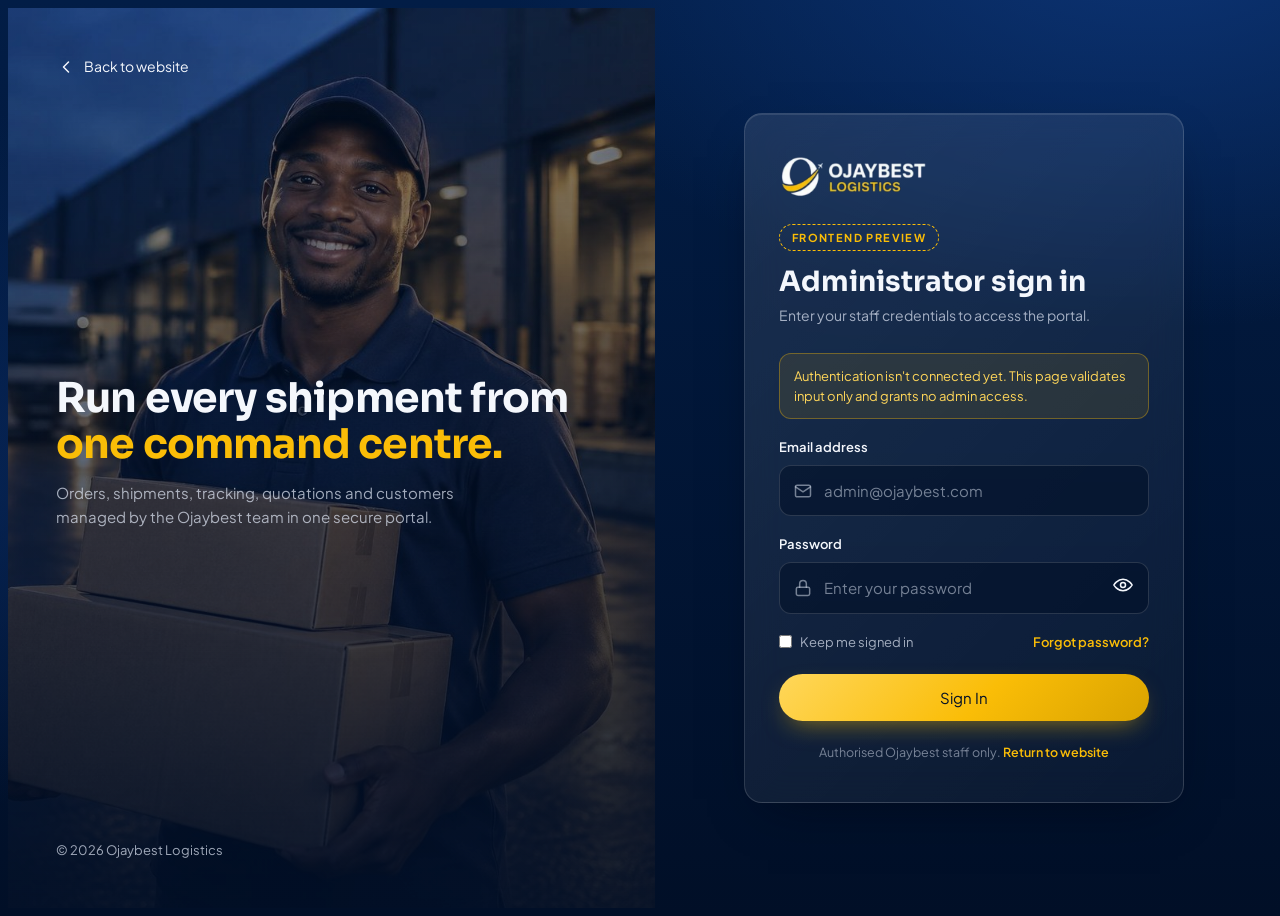
<file: admin/login.html>
<!DOCTYPE html>
<html lang="en">
<head>
  <meta charset="UTF-8" />
  <meta name="viewport" content="width=device-width, initial-scale=1.0" />
  <title>Admin Sign In | Ojaybest Logistics</title>
  <meta name="description" content="Ojaybest Logistics Administrator Portal sign in." />
  <meta name="robots" content="noindex, nofollow" />
  <meta name="theme-color" content="#021d46" />
  <link rel="icon" type="image/png" href="../assets/favicon.png" />
  <link rel="preconnect" href="https://fonts.googleapis.com" />
  <link rel="preconnect" href="https://fonts.gstatic.com" crossorigin />
  <link href="https://fonts.googleapis.com/css2?family=Plus+Jakarta+Sans:wght@400;500;600;700&family=Sora:wght@500;600;700;800&display=swap" rel="stylesheet" />
  <link rel="stylesheet" href="style.css" />
</head>
<body class="admin">
  <main class="login">
    <section class="login__visual" aria-hidden="false">
      <a href="../index.html" class="login__back">
        <svg viewBox="0 0 24 24"><path d="M15 18l-6-6 6-6"/></svg> Back to website
      </a>
      <div>
        <h2>Run every shipment from <span>one command centre.</span></h2>
        <p>Orders, shipments, tracking, quotations and customers managed by the Ojaybest team in one secure portal.</p>
      </div>
      <p style="font-size:13px">&copy; <span data-year></span> Ojaybest Logistics</p>
    </section>

    <section class="login__panel">
      <div class="login__card a-glass">
        <img class="login__logo" src="../assets/ojaybest-logo.png" alt="Ojaybest Logistics" width="150" height="45" />
        <span class="a-demo-badge">Frontend preview</span>
        <h1>Administrator sign in</h1>
        <p class="lead">Enter your staff credentials to access the portal.</p>

        <div class="a-alert a-alert--info" role="note">
          <span>Authentication isn't connected yet. This page validates input only and grants no admin access.</span>
        </div>
        <div class="a-alert a-alert--error" id="formError" role="alert" hidden></div>
        <div class="a-alert a-alert--success" id="formSuccess" role="status" hidden>
          <span>Details look valid. Sign-in will work once the backend is connected. <a href="index.html#dashboard">View dashboard preview</a></span>
        </div>

        <form id="loginForm" novalidate>
          <div class="a-field" data-field="email">
            <label for="email">Email address</label>
            <div class="a-input-wrap">
              <svg viewBox="0 0 24 24"><rect x="3" y="5" width="18" height="14" rx="2"/><path d="M3 7l9 6 9-6"/></svg>
              <input class="a-input" type="email" id="email" name="email" placeholder="admin@ojaybest.com" autocomplete="username" aria-describedby="emailError" />
            </div>
            <p class="a-error" id="emailError"></p>
          </div>

          <div class="a-field" data-field="password">
            <label for="password">Password</label>
            <div class="a-input-wrap">
              <svg viewBox="0 0 24 24"><rect x="4" y="11" width="16" height="10" rx="2"/><path d="M8 11V7a4 4 0 018 0v4"/></svg>
              <input class="a-input a-input--pw" type="password" id="password" name="password" placeholder="Enter your password" autocomplete="current-password" aria-describedby="passwordError" />
              <button type="button" class="a-eye" id="togglePw" aria-label="Show password" aria-pressed="false">
                <svg class="eye-open" viewBox="0 0 24 24"><path d="M1 12s4-7 11-7 11 7 11 7-4 7-11 7S1 12 1 12z"/><circle cx="12" cy="12" r="3"/></svg>
                <svg class="eye-closed" viewBox="0 0 24 24" hidden><path d="M17.94 17.94A10.07 10.07 0 0112 19C5 19 1 12 1 12a18.5 18.5 0 015.06-5.94M9.9 4.24A9.12 9.12 0 0112 4c7 0 11 8 11 8a18.5 18.5 0 01-2.16 3.19M1 1l22 22"/><path d="M14.12 14.12a3 3 0 11-4.24-4.24"/></svg>
              </button>
            </div>
            <p class="a-error" id="passwordError"></p>
          </div>

          <div class="login__row">
            <label><input type="checkbox" id="remember" /> Keep me signed in</label>
            <button type="button" class="a-link" id="forgotBtn">Forgot password?</button>
          </div>

          <button type="submit" class="a-btn a-btn--gold a-btn--block" id="submitBtn">Sign In</button>
        </form>

        <p class="login__foot">Authorised Ojaybest staff only. <a class="a-link" href="../index.html">Return to website</a></p>
      </div>
    </section>
  </main>

  <div class="a-modal" id="forgotModal" role="dialog" aria-modal="true" aria-labelledby="forgotTitle" hidden>
    <div class="a-modal__box a-glass">
      <h2 id="forgotTitle">Reset your password</h2>
      <p>Enter your staff email and we'll send a reset link once email delivery is connected.</p>
      <div class="a-alert a-alert--success" id="forgotSuccess" hidden><span>Preview only, no email was sent.</span></div>
      <form id="forgotForm" novalidate>
        <div class="a-field" data-field="resetEmail">
          <label for="resetEmail">Email address</label>
          <div class="a-input-wrap">
            <svg viewBox="0 0 24 24"><rect x="3" y="5" width="18" height="14" rx="2"/><path d="M3 7l9 6 9-6"/></svg>
            <input class="a-input" type="email" id="resetEmail" placeholder="admin@ojaybest.com" />
          </div>
          <p class="a-error" id="resetEmailError"></p>
        </div>
        <div class="a-modal__actions">
          <button type="button" class="a-btn a-btn--ghost" data-close>Cancel</button>
          <button type="submit" class="a-btn a-btn--gold">Send link</button>
        </div>
      </form>
    </div>
  </div>

  <script>
/* Ojaybest Admin, Login (frontend preview, no authentication) */
(function () {
  "use strict";
  var EMAIL_RE = /^[^\s@]+@[^\s@]+\.[^\s@]{2,}$/;
  var $ = function (id) { return document.getElementById(id); };

  document.querySelectorAll("[data-year]").forEach(function (el) { el.textContent = new Date().getFullYear(); });

  function setError(field, errEl, msg) {
    var wrap = document.querySelector('[data-field="' + field + '"]');
    if (msg) { wrap.classList.add("is-invalid"); errEl.textContent = msg; }
    else { wrap.classList.remove("is-invalid"); errEl.textContent = ""; }
    return !msg;
  }
  function checkEmail(v) {
    v = v.trim();
    if (!v) return "Email address is required.";
    if (v.length > 255) return "Email must be under 255 characters.";
    if (!EMAIL_RE.test(v)) return "Enter a valid email address.";
    return "";
  }
  function checkPassword(v) {
    if (!v) return "Password is required.";
    if (v.length < 8) return "Password must be at least 8 characters.";
    if (v.length > 128) return "Password must be under 128 characters.";
    return "";
  }

  // Password toggle
  var pw = $("password"), toggle = $("togglePw");
  toggle.addEventListener("click", function () {
    var show = pw.type === "password";
    pw.type = show ? "text" : "password";
    toggle.setAttribute("aria-pressed", String(show));
    toggle.setAttribute("aria-label", show ? "Hide password" : "Show password");
    toggle.querySelector(".eye-open").hidden = show;
    toggle.querySelector(".eye-closed").hidden = !show;
  });

  var email = $("email");
  email.addEventListener("blur", function () { if (email.value) setError("email", $("emailError"), checkEmail(email.value)); });
  email.addEventListener("input", function () { setError("email", $("emailError"), ""); });
  pw.addEventListener("input", function () { setError("password", $("passwordError"), ""); });

  $("loginForm").addEventListener("submit", function (e) {
    e.preventDefault();
    $("formError").hidden = true; $("formSuccess").hidden = true;
    var ok1 = setError("email", $("emailError"), checkEmail(email.value));
    var ok2 = setError("password", $("passwordError"), checkPassword(pw.value));
    if (!ok1 || !ok2) {
      $("formError").textContent = "Please fix the highlighted fields.";
      $("formError").hidden = false;
      (ok1 ? pw : email).focus();
      return;
    }
    var btn = $("submitBtn");
    btn.disabled = true; btn.textContent = "Checking…";
    setTimeout(function () {
      btn.disabled = false; btn.textContent = "Sign In";
      $("formSuccess").hidden = false;
    }, 700);
  });

  // Forgot password modal
  var modal = $("forgotModal");
  function openModal() { modal.hidden = false; $("forgotSuccess").hidden = true; $("resetEmail").value = email.value; $("resetEmail").focus(); }
  function closeModal() { modal.hidden = true; $("forgotBtn").focus(); }
  $("forgotBtn").addEventListener("click", openModal);
  modal.addEventListener("click", function (e) { if (e.target === modal || e.target.hasAttribute("data-close")) closeModal(); });
  document.addEventListener("keydown", function (e) { if (e.key === "Escape" && !modal.hidden) closeModal(); });
  $("forgotForm").addEventListener("submit", function (e) {
    e.preventDefault();
    if (setError("resetEmail", $("resetEmailError"), checkEmail($("resetEmail").value))) $("forgotSuccess").hidden = false;
  });
})();
  </script>
</body>
</html>
</file>
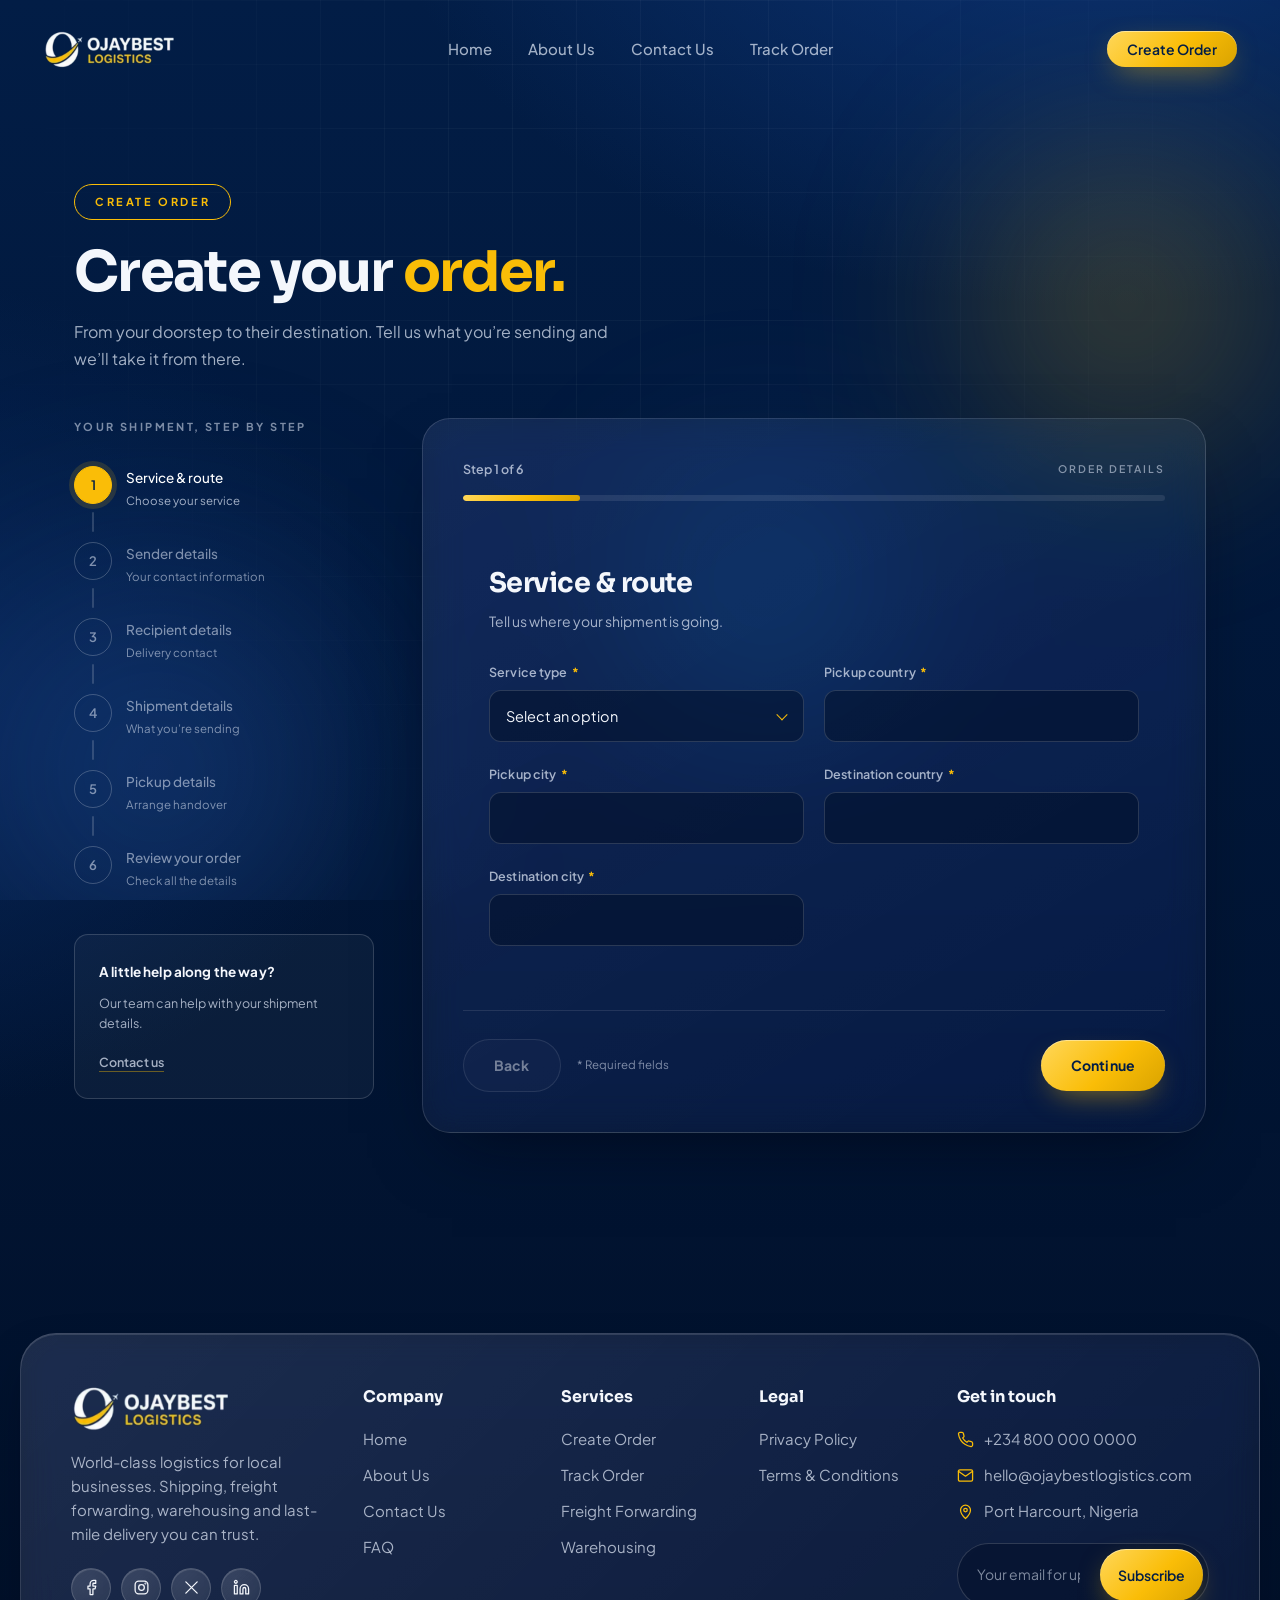
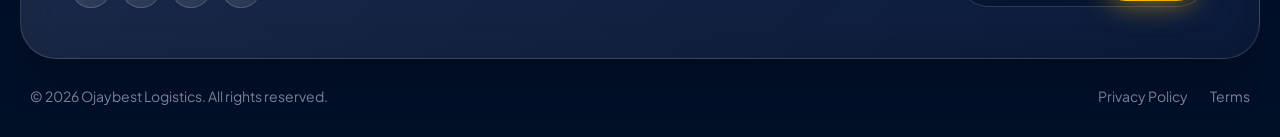
<file: create-order/create-order.html>
<!DOCTYPE html>
<html lang="en">
<head>
  <meta charset="UTF-8">
  <meta name="viewport" content="width=device-width, initial-scale=1">
  <title>Create Order | Ojaybest Logistics</title>
  <meta name="theme-color" content="#021d46">
  <link rel="icon" href="../assets/favicon.png">
  <link href="https://fonts.googleapis.com/css2?family=Plus+Jakarta+Sans:wght@400;500;600;700&family=Sora:wght@500;600;700;800&display=swap" rel="stylesheet">
  <link rel="stylesheet" href="../styles.css">
  <link rel="stylesheet" href="create-order.css">
  <script src="create-order.js" defer></script>
</head>
<body>

<div class="ambient" aria-hidden="true">
  <span class="orb orb--gold"></span>
  <span class="orb orb--blue"></span>
  <span class="orb orb--sky"></span>
  <span class="grid-lines"></span>
</div>

<header class="site-header" id="siteHeader">
  <nav class="nav glass" aria-label="Main navigation">
    <a href="../index.html" class="nav__brand" aria-label="Ojaybest Logistics home">
      <img src="../assets/ojaybest-logo.png" alt="Ojaybest Logistics" width="134" height="40" />
    </a>

    <ul class="nav__links" id="navLinks">
      <li><a href="../index.html" class="nav__link">Home</a></li>
      <li><a href="../about.html" class="nav__link">About Us</a></li>
      <li><a href="../contact.html" class="nav__link">Contact Us</a></li>
      <li><a href="../track-order/track-order.html" class="nav__link">Track Order</a></li>
    </ul>

    <div class="nav__actions">
      <a href="create-order.html" class="btn btn--gold btn--sm nav__cta">Create Order</a>
      <button class="nav__toggle" id="navToggle" aria-label="Open menu" aria-expanded="false" aria-controls="mobileMenu">
        <span></span><span></span><span></span>
      </button>
    </div>
  </nav>

  <!-- Mobile menu -->
  <div class="mobile-menu glass" id="mobileMenu" hidden>
    <a href="../index.html" class="mobile-menu__link">Home</a>
    <a href="../about.html" class="mobile-menu__link">About Us</a>
    <a href="../contact.html" class="mobile-menu__link">Contact Us</a>
    <a href="../track-order/track-order.html" class="mobile-menu__link">Track Order</a>
    <a href="create-order.html" class="btn btn--gold btn--sm mobile-menu__cta">Create Order</a>
  </div>
</header>

<main class="order-shell">

  <div class="intro">
    <p class="intro-badge">Create Order</p>
    <h1>Create your <span>order.</span></h1>
    <p>From your doorstep to their destination. Tell us what you’re sending and we’ll take it from there.</p>
  </div>

  <div class="order-layout">
    <aside class="journey">
      <p class="eyebrow">YOUR SHIPMENT, STEP BY STEP</p>

      <ol id="stepList">
        <li>
          <span class="step-number">1</span>
          <div>Service &amp; route<small>Choose your service</small></div>
        </li>
        <li>
          <span class="step-number">2</span>
          <div>Sender details<small>Your contact information</small></div>
        </li>
        <li>
          <span class="step-number">3</span>
          <div>Recipient details<small>Delivery contact</small></div>
        </li>
        <li>
          <span class="step-number">4</span>
          <div>Shipment details<small>What you’re sending</small></div>
        </li>
        <li>
          <span class="step-number">5</span>
          <div>Pickup details<small>Arrange handover</small></div>
        </li>
        <li>
          <span class="step-number">6</span>
          <div>Review your order<small>Check all the details</small></div>
        </li>
      </ol>

      <div class="help">
        <strong>A little help along the way?</strong>
        <p>Our team can help with your shipment details.</p>
        <a href="../contact.html">Contact us</a>
      </div>
    </aside>

    <section class="form-card">
      <div class="progress-top">
        <span id="stepCount" aria-live="polite">Step 1 of 6</span>
        <span>ORDER DETAILS</span>
      </div>

      <div class="progress-track" role="progressbar" aria-label="Form progress" aria-valuemin="1" aria-valuemax="6" aria-valuenow="1">
        <div id="progressFill"></div>
      </div>

      <form id="orderForm" novalidate>

        <section class="step" data-title="Service &amp; route">
          <h2 tabindex="-1">Service &amp; route</h2>
          <p class="step-description">Tell us where your shipment is going.</p>
          <div class="grid">
            <label class="field">
              <span>Service type <b>*</b></span>
              <span class="select-wrap">
                <select name="service" required>
                  <option value="">Select an option</option>
                  <option>International shipping</option>
                  <option>Domestic delivery</option>
                  <option>Freight forwarding</option>
                </select>
              </span>
              <small class="error"></small>
            </label>
            <label class="field">
              <span>Pickup country <b>*</b></span>
              <input name="originCountry" type="text" required autocomplete="country-name">
              <small class="error"></small>
            </label>
            <label class="field">
              <span>Pickup city <b>*</b></span>
              <input name="originCity" type="text" required>
              <small class="error"></small>
            </label>
            <label class="field">
              <span>Destination country <b>*</b></span>
              <input name="destinationCountry" type="text" required>
              <small class="error"></small>
            </label>
            <label class="field">
              <span>Destination city <b>*</b></span>
              <input name="destinationCity" type="text" required>
              <small class="error"></small>
            </label>
          </div>
        </section>

        <section class="step" data-title="Sender details" hidden>
          <h2 tabindex="-1">Sender details</h2>
          <p class="step-description">Who are we collecting the shipment from?</p>
          <div class="grid">
            <label class="field">
              <span>Full name <b>*</b></span>
              <input name="senderName" type="text" required autocomplete="name" maxlength="120">
              <small class="error"></small>
            </label>
            <label class="field">
              <span>Email address <b>*</b></span>
              <input name="senderEmail" type="email" required autocomplete="email">
              <small class="error"></small>
            </label>
            <label class="field">
              <span>Phone number <b>*</b></span>
              <input name="senderPhone" type="tel" required autocomplete="tel" placeholder="Include country code" minlength="7">
              <small class="error"></small>
            </label>
            <label class="field">
              <span>Street address <b>*</b></span>
              <input name="senderAddress" type="text" required autocomplete="street-address" maxlength="250">
              <small class="error"></small>
            </label>
            <label class="field">
              <span>State / region <b>*</b></span>
              <input name="senderState" type="text" required>
              <small class="error"></small>
            </label>
            <label class="field">
              <span>Postal code (optional)</span>
              <input name="senderPostal" type="text">
              <small class="error"></small>
            </label>
          </div>
        </section>

        <section class="step" data-title="Recipient details" hidden>
          <h2 tabindex="-1">Recipient details</h2>
          <p class="step-description">Who will receive your shipment?</p>
          <div class="grid">
            <label class="field">
              <span>Full name <b>*</b></span>
              <input name="recipientName" type="text" required autocomplete="name" maxlength="120">
              <small class="error"></small>
            </label>
            <label class="field">
              <span>Email address (optional)</span>
              <input name="recipientEmail" type="email" autocomplete="email">
              <small class="error"></small>
            </label>
            <label class="field">
              <span>Phone number <b>*</b></span>
              <input name="recipientPhone" type="tel" required autocomplete="tel" placeholder="Include country code" minlength="7">
              <small class="error"></small>
            </label>
            <label class="field">
              <span>Street address <b>*</b></span>
              <input name="recipientAddress" type="text" required autocomplete="street-address" maxlength="250">
              <small class="error"></small>
            </label>
            <label class="field">
              <span>State / region <b>*</b></span>
              <input name="recipientState" type="text" required>
              <small class="error"></small>
            </label>
            <label class="field">
              <span>Postal code (optional)</span>
              <input name="recipientPostal" type="text">
              <small class="error"></small>
            </label>
          </div>
        </section>

        <section class="step" data-title="Shipment details" hidden>
          <h2 tabindex="-1">Shipment details</h2>
          <p class="step-description">Add the details for each package.</p>
          <div class="grid">
            <div id="packages" class="wide"></div>
            <button type="button" class="secondary wide add" id="addPackage">+ Add another package</button>
            <label class="field">
              <span>Declared value currency <b>*</b></span>
              <span class="select-wrap">
                <select name="currency" required>
                  <option value="">Select an option</option>
                  <option>NGN</option>
                  <option>USD</option>
                  <option>GBP</option>
                  <option>EUR</option>
                </select>
              </span>
              <small class="error"></small>
            </label>
            <label class="field wide">
              <span>Special instructions (optional)</span>
              <textarea name="instructions" rows="3" maxlength="1000"></textarea>
              <small class="error"></small>
            </label>
          </div>
        </section>

        <section class="step" data-title="Pickup details" hidden>
          <h2 tabindex="-1">Pickup details</h2>
          <p class="step-description">Choose how your shipment reaches us.</p>
          <div class="grid">
            <label class="field">
              <span>Collection preference <b>*</b></span>
              <span class="select-wrap">
                <select name="collection" required>
                  <option value="">Select an option</option>
                  <option>Pickup</option>
                  <option>Drop-off</option>
                </select>
              </span>
              <small class="error"></small>
            </label>
            <div id="pickupFields" class="wide grid" hidden>
              <label class="field">
                <span>Preferred pickup date <b>*</b></span>
                <input name="pickupDate" type="date" required>
                <small class="error"></small>
              </label>
              <label class="field">
                <span>Collection instructions (optional)</span>
                <input name="pickupNotes" type="text">
                <small class="error"></small>
              </label>
            </div>
            <p id="collectionNote" class="hint wide">Select how you would like to hand over your shipment. Availability will be confirmed by our team.</p>
          </div>
        </section>

        <section class="step" data-title="Review your order" hidden>
          <h2 tabindex="-1">Review your order</h2>
          <p class="step-description">Check your details before submitting.</p>
          <div class="grid">
            <div id="review" class="wide"></div>
            <label class="consent wide">
              <input type="checkbox" name="terms" required>
              <span>I agree to the <a href="../terms.html" target="_blank" rel="noopener">Terms &amp; Conditions</a> and have read the <a href="../privacy-policy.html" target="_blank" rel="noopener">Privacy Policy</a>.</span>
            </label>
            <p class="hint wide">Pricing will be confirmed after your shipment details are reviewed. This form is a preview: online submission is not connected yet.</p>
          </div>
        </section>

        <p id="formMessage" role="status"></p>

        <div class="form-actions">
          <button type="button" class="secondary" id="back">Back</button>
          <span class="required-note">* Required fields</span>
          <button type="submit" class="primary" id="next">Continue</button>
        </div>
      </form>

      <noscript>Please enable JavaScript to use the step-by-step order form.</noscript>
    </section>
  </div>
</main>

<footer class="footer">
  <div class="container">
    <div class="footer__top glass">
      <div class="footer__brand">
        <img src="../assets/ojaybest-logo.png" alt="Ojaybest Logistics" width="160" height="48" loading="lazy" />
        <p>World-class logistics for local businesses. Shipping, freight forwarding, warehousing and last-mile delivery you can trust.</p>
        <div class="socials">
          <a href="#" class="round-btn round-btn--sm glass" aria-label="Facebook"><svg viewBox="0 0 24 24"><path d="M18 2h-3a5 5 0 0 0-5 5v3H7v4h3v8h4v-8h3l1-4h-4V7a1 1 0 0 1 1-1h3z"/></svg></a>
          <a href="#" class="round-btn round-btn--sm glass" aria-label="Instagram"><svg viewBox="0 0 24 24"><rect x="3" y="3" width="18" height="18" rx="5"/><circle cx="12" cy="12" r="4"/><circle cx="17.5" cy="6.5" r=".5"/></svg></a>
          <a href="#" class="round-btn round-btn--sm glass" aria-label="X (Twitter)"><svg viewBox="0 0 24 24"><path d="M4 4l16 16M20 4 4 20"/></svg></a>
          <a href="#" class="round-btn round-btn--sm glass" aria-label="LinkedIn"><svg viewBox="0 0 24 24"><path d="M16 8a6 6 0 0 1 6 6v7h-4v-7a2 2 0 0 0-4 0v7h-4v-7a6 6 0 0 1 6-6z"/><path d="M2 9h4v12H2z"/><circle cx="4" cy="4" r="2"/></svg></a>
        </div>
      </div>

      <div class="footer__col">
        <h4>Company</h4>
        <a href="../index.html">Home</a>
        <a href="../about.html">About Us</a>
        <a href="../contact.html">Contact Us</a>
        <a href="../faq.html">FAQ</a>
      </div>

      <div class="footer__col">
        <h4>Services</h4>
        <a href="../create-order/create-order.html">Create Order</a>
        <a href="../track-order/track-order.html">Track Order</a>
        <a href="../index.html#services">Freight Forwarding</a>
        <a href="../index.html#services">Warehousing</a>
      </div>

      <div class="footer__col">
        <h4>Legal</h4>
        <a href="../privacy-policy.html">Privacy Policy</a>
        <a href="../terms.html">Terms &amp; Conditions</a>
      </div>

      <div class="footer__col footer__contact">
        <h4>Get in touch</h4>
        <p><svg viewBox="0 0 24 24"><path d="M22 16.9v3a2 2 0 0 1-2.2 2 19.8 19.8 0 0 1-8.6-3.1 19.5 19.5 0 0 1-6-6A19.8 19.8 0 0 1 2.1 4.2 2 2 0 0 1 4.1 2h3a2 2 0 0 1 2 1.7c.1 1 .4 1.9.7 2.8a2 2 0 0 1-.5 2.1L8 9.9a16 16 0 0 0 6 6l1.3-1.3a2 2 0 0 1 2.1-.4c.9.3 1.8.6 2.8.7a2 2 0 0 1 1.7 2z"/></svg> +234 800 000 0000</p>
        <p><svg viewBox="0 0 24 24"><rect x="2" y="4" width="20" height="16" rx="2"/><path d="m22 6-10 7L2 6"/></svg> hello@ojaybestlogistics.com</p>
        <p><svg viewBox="0 0 24 24"><path d="M12 22s7-6.2 7-12a7 7 0 1 0-14 0c0 5.8 7 12 7 12z"/><circle cx="12" cy="10" r="2.5"/></svg> Port Harcourt, Nigeria</p>

        <form class="newsletter" id="newsletterForm" novalidate>
          <label for="newsletterEmail" class="sr-only">Email address</label>
          <input id="newsletterEmail" type="email" placeholder="Your email for updates" />
          <button type="submit" class="btn btn--gold btn--sm">Subscribe</button>
        </form>
        <p class="newsletter__msg" id="newsletterMsg" role="status"></p>
      </div>
    </div>

    <div class="footer__bottom">
      <p>&copy; <span id="year"></span> Ojaybest Logistics. All rights reserved.</p>
      <div class="footer__legal">
        <a href="../privacy-policy.html">Privacy Policy</a>
        <a href="../terms.html">Terms</a>
      </div>
    </div>
  </div>
</footer>

</body>
</html>
</file>
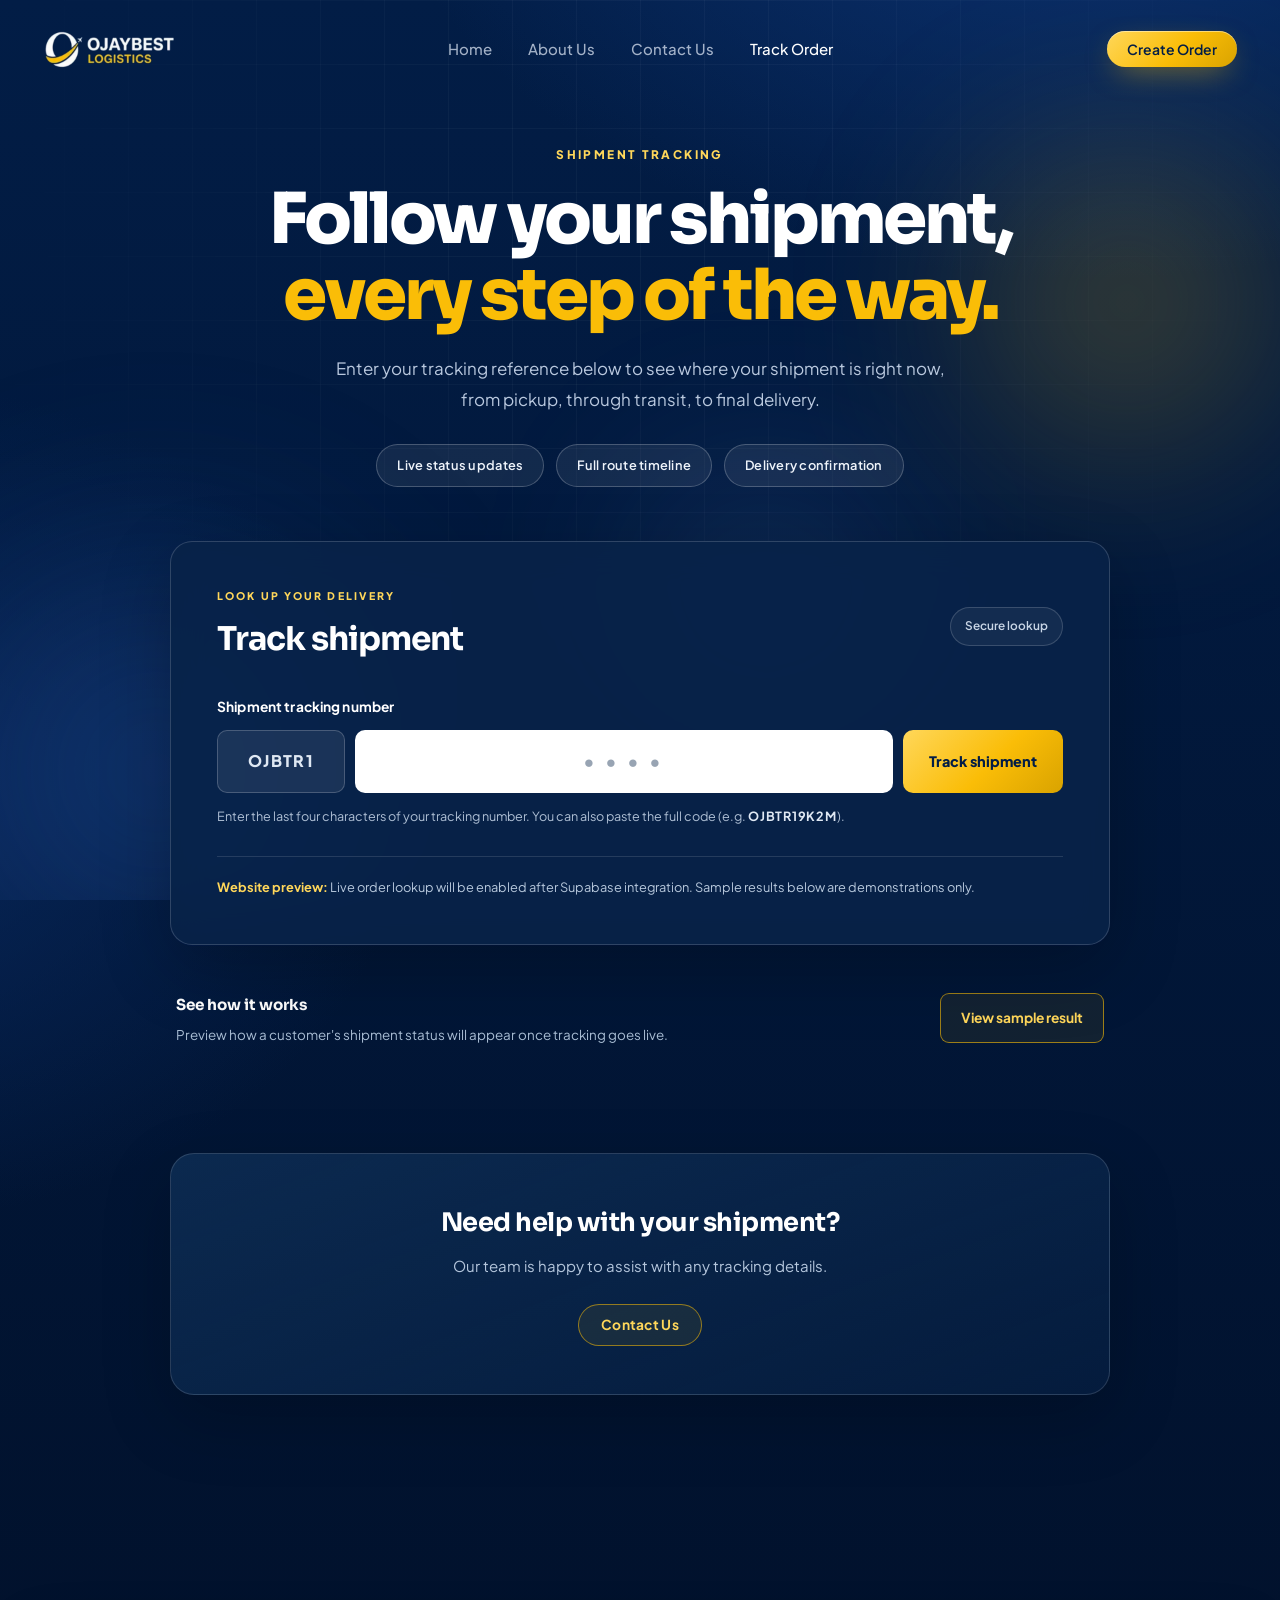
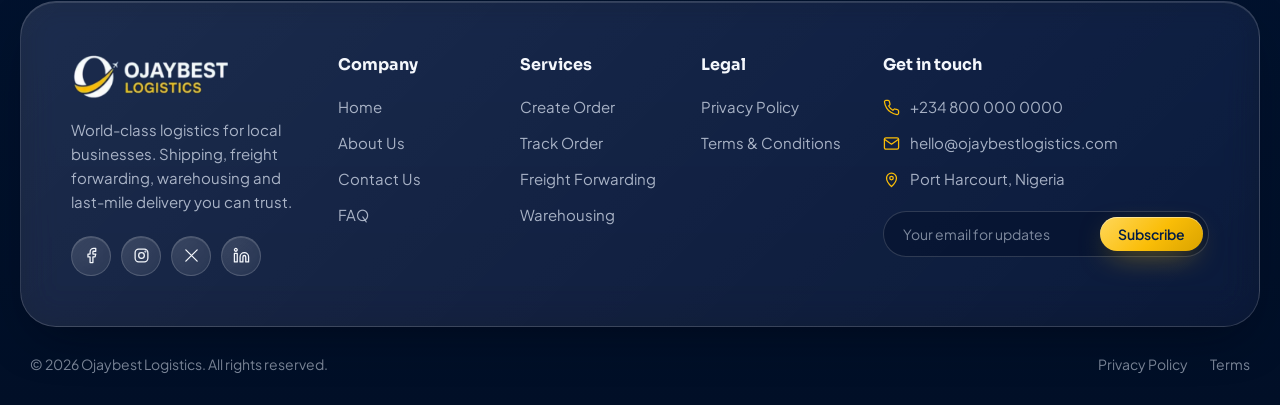
<file: track-order/track-order.html>
<!DOCTYPE html>
<html lang="en">
<head>
<meta charset="UTF-8"><meta name="viewport" content="width=device-width, initial-scale=1">
<title>Track Order | Ojaybest Logistics</title>
<meta name="description" content="Follow your shipment's journey with Ojaybest Logistics. Enter your tracking number to see live delivery progress.">
<meta name="theme-color" content="#021d46"><link rel="icon" href="../assets/favicon.png">
<link rel="preconnect" href="https://fonts.googleapis.com"><link rel="preconnect" href="https://fonts.gstatic.com" crossorigin>
<link href="https://fonts.googleapis.com/css2?family=Plus+Jakarta+Sans:wght@400;500;600;700&family=Sora:wght@500;600;700;800&display=swap" rel="stylesheet">
<link rel="stylesheet" href="../styles.css"><link rel="stylesheet" href="track-order.css">
</head><body>
  <!-- Ambient glass background -->
  <div class="ambient" aria-hidden="true">
    <span class="orb orb--gold"></span>
    <span class="orb orb--blue"></span>
    <span class="orb orb--sky"></span>
    <span class="grid-lines"></span>
  </div>

  <!-- ============ NAVIGATION ============ -->
  <header class="site-header" id="siteHeader">
    <nav class="nav glass" aria-label="Main navigation">
      <a href="../index.html" class="nav__brand" aria-label="Ojaybest Logistics home">
        <img src="../assets/ojaybest-logo.png" alt="Ojaybest Logistics" width="134" height="40" />
      </a>

      <ul class="nav__links" id="navLinks">
        <li><a href="../index.html" class="nav__link">Home</a></li>
        <li><a href="../about.html" class="nav__link">About Us</a></li>
        <li><a href="../contact.html" class="nav__link">Contact Us</a></li>
        <li><a href="track-order.html" class="nav__link is-active" aria-current="page">Track Order</a></li>
      </ul>

      <div class="nav__actions">
        <a href="../create-order/create-order.html" class="btn btn--gold btn--sm nav__cta">Create Order</a>
        <button class="nav__toggle" id="navToggle" aria-label="Open menu" aria-expanded="false" aria-controls="mobileMenu">
          <span></span><span></span><span></span>
        </button>
      </div>
    </nav>

    <!-- Mobile menu -->
    <div class="mobile-menu glass" id="mobileMenu" hidden>
      <a href="../index.html" class="mobile-menu__link">Home</a>
      <a href="../about.html" class="mobile-menu__link">About Us</a>
      <a href="../contact.html" class="mobile-menu__link">Contact Us</a>
      <a href="track-order.html" class="mobile-menu__link is-active">Track Order</a>
      <a href="../create-order/create-order.html" class="btn btn--gold btn--sm mobile-menu__cta">Create Order</a>
    </div>
  </header>


  <main class="tracking-main">
    <!-- ============ HERO ============ -->
    <section class="tracking-hero container">
      <p class="tracking-eyebrow">Shipment Tracking</p>
      <h1 class="tracking-hero__title">Follow your shipment,<br><span>every step of the way.</span></h1>
      <p class="tracking-hero__sub">Enter your tracking reference below to see where your shipment is right now, from pickup, through transit, to final delivery.</p>
      <ul class="tracking-hero__points" aria-label="Tracking highlights">
        <li>Live status updates</li>
        <li>Full route timeline</li>
        <li>Delivery confirmation</li>
      </ul>
    </section>

    <!-- ============ TRACKING ============ -->
    <section class="tracking-section container" aria-label="Track a shipment">
      <div class="tracking-search glass">
        <div class="tracking-search__head">
          <div>
            <p class="tracking-kicker">Look up your delivery</p>
            <h2>Track shipment</h2>
          </div>
          <span class="tracking-secure">Secure lookup</span>
        </div>

        <form id="trackingForm" novalidate>
          <label for="trackingSuffix" id="trackingLabel" class="tracking-label">Shipment tracking number</label>
          <div class="tracking-field" id="trackingField">
            <span id="trackingPrefix" class="tracking-prefix" aria-hidden="true">OJBTR1</span>
            <input
              id="trackingSuffix" name="trackingSuffix" type="text"
              maxlength="10" placeholder="• • • •" autocomplete="off"
              autocapitalize="characters" spellcheck="false" inputmode="text"
              aria-describedby="trackingHint trackingError" required
            >
            <button class="tracking-action" type="submit">Track shipment</button>
          </div>
          <p class="tracking-hint" id="trackingHint">Enter the last four characters of your tracking number. You can also paste the full code (e.g. <strong>OJBTR19K2M</strong>).</p>
          <p id="trackingError" class="tracking-error" role="alert" hidden></p>
        </form>

        <div class="tracking-preview-note">
          <strong>Website preview:</strong> Live order lookup will be enabled after Supabase integration. Sample results below are demonstrations only.
        </div>
      </div>

      <!-- Results render here -->
      <div class="tracking-results-wrap" id="trackingResults" aria-live="polite" hidden></div>

      <!-- Sample result entry point -->
      <div class="tracking-demo">
        <div>
          <strong>See how it works</strong>
          <p>Preview how a customer's shipment status will appear once tracking goes live.</p>
        </div>
        <button id="demoButton" type="button">View sample result</button>
      </div>
    </section>

    <!-- ============ SUPPORT ============ -->
    <section class="tracking-support container" aria-label="Customer support">
      <h2 class="tracking-support__heading">Need help with your shipment?</h2>
      <p class="tracking-support__text">Our team is happy to assist with any tracking details.</p>
      <a href="../contact.html" class="tracking-support__link">Contact Us</a>
    </section>
  </main>

  <footer class="footer">
    <div class="container">
      <div class="footer__top glass">
        <div class="footer__brand">
          <img src="../assets/ojaybest-logo.png" alt="Ojaybest Logistics" width="160" height="48" loading="lazy" />
          <p>World-class logistics for local businesses. Shipping, freight forwarding, warehousing and last-mile delivery you can trust.</p>
          <div class="socials">
            <a href="#" class="round-btn round-btn--sm glass" aria-label="Facebook"><svg viewBox="0 0 24 24"><path d="M18 2h-3a5 5 0 0 0-5 5v3H7v4h3v8h4v-8h3l1-4h-4V7a1 1 0 0 1 1-1h3z"/></svg></a>
            <a href="#" class="round-btn round-btn--sm glass" aria-label="Instagram"><svg viewBox="0 0 24 24"><rect x="3" y="3" width="18" height="18" rx="5"/><circle cx="12" cy="12" r="4"/><circle cx="17.5" cy="6.5" r=".5"/></svg></a>
            <a href="#" class="round-btn round-btn--sm glass" aria-label="X (Twitter)"><svg viewBox="0 0 24 24"><path d="M4 4l16 16M20 4 4 20"/></svg></a>
            <a href="#" class="round-btn round-btn--sm glass" aria-label="LinkedIn"><svg viewBox="0 0 24 24"><path d="M16 8a6 6 0 0 1 6 6v7h-4v-7a2 2 0 0 0-4 0v7h-4v-7a6 6 0 0 1 6-6z"/><path d="M2 9h4v12H2z"/><circle cx="4" cy="4" r="2"/></svg></a>
          </div>
        </div>

        <div class="footer__col">
          <h4>Company</h4>
          <a href="../index.html">Home</a>
          <a href="../about.html">About Us</a>
          <a href="../contact.html">Contact Us</a>
          <a href="../faq.html">FAQ</a>
        </div>

        <div class="footer__col">
          <h4>Services</h4>
          <a href="../create-order/create-order.html">Create Order</a>
          <a href="track-order.html">Track Order</a>
          <a href="../index.html#services">Freight Forwarding</a>
          <a href="../index.html#services">Warehousing</a>
        </div>

        <div class="footer__col">
          <h4>Legal</h4>
          <a href="../privacy-policy.html">Privacy Policy</a>
          <a href="../terms.html">Terms &amp; Conditions</a>
        </div>

        <div class="footer__col footer__contact">
          <h4>Get in touch</h4>
          <p><svg viewBox="0 0 24 24"><path d="M22 16.9v3a2 2 0 0 1-2.2 2 19.8 19.8 0 0 1-8.6-3.1 19.5 19.5 0 0 1-6-6A19.8 19.8 0 0 1 2.1 4.2 2 2 0 0 1 4.1 2h3a2 2 0 0 1 2 1.7c.1 1 .4 1.9.7 2.8a2 2 0 0 1-.5 2.1L8 9.9a16 16 0 0 0 6 6l1.3-1.3a2 2 0 0 1 2.1-.4c.9.3 1.8.6 2.8.7a2 2 0 0 1 1.7 2z"/></svg> +234 800 000 0000</p>
          <p><svg viewBox="0 0 24 24"><rect x="2" y="4" width="20" height="16" rx="2"/><path d="m22 6-10 7L2 6"/></svg> hello@ojaybestlogistics.com</p>
          <p><svg viewBox="0 0 24 24"><path d="M12 22s7-6.2 7-12a7 7 0 1 0-14 0c0 5.8 7 12 7 12z"/><circle cx="12" cy="10" r="2.5"/></svg> Port Harcourt, Nigeria</p>

          <form class="newsletter" id="newsletterForm" novalidate>
            <label for="newsletterEmail" class="sr-only">Email address</label>
            <input id="newsletterEmail" type="email" placeholder="Your email for updates" />
            <button type="submit" class="btn btn--gold btn--sm">Subscribe</button>
          </form>
          <p class="newsletter__msg" id="newsletterMsg" role="status"></p>
        </div>
      </div>

      <div class="footer__bottom">
        <p>&copy; <span id="year"></span> Ojaybest Logistics. All rights reserved.</p>
        <div class="footer__legal">
          <a href="../privacy-policy.html">Privacy Policy</a>
          <a href="../terms.html">Terms</a>
        </div>
      </div>
    </div>
  </footer>

  <div class="toast glass" id="toast" role="status" aria-live="polite"></div>

  <!-- Page interactions (nav, mobile menu, reveal-on-scroll, newsletter, year) -->
  <script>
    (function () {
      "use strict";
      var $ = function (sel, ctx) { return (ctx || document).querySelector(sel); };
      var $$ = function (sel, ctx) { return Array.prototype.slice.call((ctx || document).querySelectorAll(sel)); };

      /* Sticky glass navigation */
      var header = $("#siteHeader");
      var onScroll = function () { header.classList.toggle("is-scrolled", window.scrollY > 24); };
      onScroll();
      window.addEventListener("scroll", onScroll, { passive: true });

      /* Mobile menu */
      var toggle = $("#navToggle");
      var mobileMenu = $("#mobileMenu");
      var setMenu = function (open) {
        toggle.setAttribute("aria-expanded", String(open));
        toggle.setAttribute("aria-label", open ? "Close menu" : "Open menu");
        mobileMenu.hidden = !open;
        if (open) header.classList.add("is-scrolled");
        else onScroll();
      };
      toggle.addEventListener("click", function () { setMenu(mobileMenu.hidden); });
      $$(".mobile-menu a").forEach(function (a) {
        a.addEventListener("click", function () { setMenu(false); });
      });
      window.addEventListener("resize", function () { if (window.innerWidth > 1024) setMenu(false); });
      document.addEventListener("keydown", function (e) { if (e.key === "Escape") setMenu(false); });

      /* Reveal on scroll */
      var revealEls = $$(".reveal");
      if ("IntersectionObserver" in window) {
        var io = new IntersectionObserver(function (entries) {
          entries.forEach(function (entry) {
            if (entry.isIntersecting) {
              entry.target.classList.add("is-visible");
              io.unobserve(entry.target);
            }
          });
        }, { threshold: 0.12, rootMargin: "0px 0px -40px 0px" });
        revealEls.forEach(function (el) { io.observe(el); });
      } else {
        revealEls.forEach(function (el) { el.classList.add("is-visible"); });
      }

      /* Toast + newsletter */
      var toast = $("#toast");
      var toastTimer;
      var showToast = function (msg) {
        toast.textContent = msg;
        toast.classList.add("is-visible");
        clearTimeout(toastTimer);
        toastTimer = setTimeout(function () { toast.classList.remove("is-visible"); }, 3200);
      };

      var newsletterForm = $("#newsletterForm");
      var newsletterEmail = $("#newsletterEmail");
      var newsletterMsg = $("#newsletterMsg");
      newsletterForm.addEventListener("submit", function (e) {
        e.preventDefault();
        var email = newsletterEmail.value.trim();
        if (!/^[^\s@]+@[^\s@]+\.[^\s@]+$/.test(email)) {
          newsletterMsg.textContent = "Please enter a valid email address.";
          return;
        }
        newsletterMsg.textContent = "";
        newsletterEmail.value = "";
        showToast("Thanks! You're subscribed to Ojaybest updates.");
      });

      /* Footer year */
      $("#year").textContent = new Date().getFullYear();
    })();
  </script>

<!-- Shared script.js targets homepage-only elements (quick track, reviews) and errors on this page; the inline script above covers this page's interactions -->
<script src="../assets/tracking-shared.js"></script>
<script src="track-order.js"></script>
</body></html>
</file>
<file: styles.css>
/* =========================================================
   Ojaybest Logistics Home
   Brand: Navy #021D46 · Gold #FABD07 · White
   Style: Glassmorphism
   ========================================================= */

:root {
  /* Brand colours (sampled from the Ojaybest artwork) */
  --navy-950: #010f27;
  --navy-900: #021d46;
  --navy-800: #082a5f;
  --navy-700: #123c7d;
  --navy-500: #2b5fb3;
  --gold: #fabd07;
  --gold-300: #ffd75a;
  --gold-600: #d9a300;
  --white: #ffffff;

  /* Text */
  --text: #f4f7fc;
  --text-muted: rgba(226, 234, 248, 0.72);
  --text-soft: rgba(226, 234, 248, 0.55);

  /* Glass */
  --glass-bg: linear-gradient(135deg, rgba(255, 255, 255, 0.11), rgba(255, 255, 255, 0.04));
  --glass-bg-strong: linear-gradient(135deg, rgba(255, 255, 255, 0.16), rgba(255, 255, 255, 0.06));
  --glass-border: rgba(255, 255, 255, 0.16);
  --glass-border-strong: rgba(255, 255, 255, 0.28);
  --glass-blur: 18px;
  --glass-shadow: 0 20px 50px -20px rgba(0, 6, 20, 0.65), inset 0 1px 0 rgba(255, 255, 255, 0.12);

  /* Gradients */
  --gradient-gold: linear-gradient(135deg, var(--gold-300), var(--gold) 55%, var(--gold-600));
  --gradient-page: radial-gradient(1200px 800px at 85% -10%, #0d3577 0%, transparent 60%),
    radial-gradient(900px 700px at -10% 40%, #072659 0%, transparent 60%),
    linear-gradient(180deg, var(--navy-900) 0%, var(--navy-950) 100%);

  /* Type */
  --font-display: "Sora", system-ui, sans-serif;
  --font-body: "Plus Jakarta Sans", system-ui, sans-serif;

  /* Shape & motion */
  --radius-sm: 14px;
  --radius: 22px;
  --radius-lg: 30px;
  --radius-pill: 999px;
  --ease: cubic-bezier(0.22, 1, 0.36, 1);
  --container: 1240px;
}

/* ---------- Reset ---------- */
*,
*::before,
*::after { box-sizing: border-box; margin: 0; padding: 0; }
html { scroll-behavior: smooth; -webkit-text-size-adjust: 100%; }
body {
  font-family: var(--font-body);
  font-size: 16px;
  line-height: 1.6;
  color: var(--text);
  background: var(--gradient-page);
  background-color: var(--navy-950);
  min-height: 100vh;
  overflow-x: hidden;
  -webkit-font-smoothing: antialiased;
}
img { display: block; max-width: 100%; height: auto; }
a { color: inherit; text-decoration: none; }
button, input { font: inherit; color: inherit; }
button { cursor: pointer; background: none; border: 0; }
ul, ol { list-style: none; }
svg { width: 20px; height: 20px; fill: none; stroke: currentColor; stroke-width: 1.8; stroke-linecap: round; stroke-linejoin: round; flex-shrink: 0; }
.sr-only { position: absolute; width: 1px; height: 1px; overflow: hidden; clip: rect(0 0 0 0); white-space: nowrap; }
:focus-visible { outline: 2px solid var(--gold); outline-offset: 3px; border-radius: 8px; }

.container { width: min(100% - 40px, var(--container)); margin-inline: auto; }
.text-gold { color: var(--gold); }

/* ---------- Ambient background ---------- */
.ambient { position: fixed; inset: 0; z-index: -1; overflow: hidden; pointer-events: none; }
.orb { position: absolute; border-radius: 50%; filter: blur(90px); opacity: 0.55; animation: drift 22s var(--ease) infinite alternate; }
.orb--gold { width: 460px; height: 460px; background: radial-gradient(circle, rgba(250, 189, 7, 0.55), transparent 70%); top: 8%; right: -6%; }
.orb--blue { width: 620px; height: 620px; background: radial-gradient(circle, rgba(43, 95, 179, 0.7), transparent 70%); bottom: -20%; left: -12%; animation-delay: -6s; }
.orb--sky { width: 380px; height: 380px; background: radial-gradient(circle, rgba(120, 170, 255, 0.35), transparent 70%); top: 45%; left: 45%; animation-delay: -12s; }
.grid-lines {
  position: absolute; inset: 0;
  background-image: linear-gradient(rgba(255, 255, 255, 0.035) 1px, transparent 1px),
    linear-gradient(90deg, rgba(255, 255, 255, 0.035) 1px, transparent 1px);
  background-size: 64px 64px;
  mask-image: radial-gradient(ellipse at 50% 20%, #000 20%, transparent 75%);
  -webkit-mask-image: radial-gradient(ellipse at 50% 20%, #000 20%, transparent 75%);
}
@keyframes drift {
  0% { transform: translate(0, 0) scale(1); }
  100% { transform: translate(-60px, 40px) scale(1.12); }
}

/* ---------- Glass primitive ---------- */
.glass {
  background: var(--glass-bg);
  border: 1px solid var(--glass-border);
  box-shadow: var(--glass-shadow);
  -webkit-backdrop-filter: blur(var(--glass-blur)) saturate(140%);
  backdrop-filter: blur(var(--glass-blur)) saturate(140%);
}

/* ---------- Buttons ---------- */
.btn {
  display: inline-flex; align-items: center; justify-content: center; gap: 10px;
  padding: 14px 26px;
  border-radius: var(--radius-pill);
  font-weight: 600; font-size: 15px; line-height: 1;
  white-space: nowrap;
  transition: transform 0.3s var(--ease), box-shadow 0.3s var(--ease), background 0.3s var(--ease), border-color 0.3s var(--ease);
}
.btn--sm { padding: 10px 18px; font-size: 14px; }
.btn--lg { padding: 17px 30px; font-size: 16px; }
.btn--gold {
  background: var(--gradient-gold);
  color: var(--navy-900);
  box-shadow: 0 10px 30px -10px rgba(250, 189, 7, 0.65), inset 0 1px 0 rgba(255, 255, 255, 0.45);
}
.btn--gold:hover { transform: translateY(-2px); box-shadow: 0 16px 36px -10px rgba(250, 189, 7, 0.8), inset 0 1px 0 rgba(255, 255, 255, 0.5); }
.btn--glass {
  background: rgba(255, 255, 255, 0.08);
  border: 1px solid var(--glass-border);
  color: var(--text);
  -webkit-backdrop-filter: blur(12px);
  backdrop-filter: blur(12px);
}
.btn--glass:hover { background: rgba(255, 255, 255, 0.16); border-color: var(--glass-border-strong); transform: translateY(-2px); }
.btn__arrow { width: 18px; height: 18px; transition: transform 0.3s var(--ease); }
.btn:hover .btn__arrow { transform: translateX(4px); }
.btn__icon-circle {
  display: grid; place-items: center;
  width: 26px; height: 26px; border-radius: 50%;
  background: rgba(255, 255, 255, 0.14);
  margin-right: -8px;
}
.btn__icon-circle svg { width: 15px; height: 15px; }

.round-btn {
  display: grid; place-items: center;
  width: 48px; height: 48px; border-radius: 50%;
  transition: background 0.3s var(--ease), transform 0.3s var(--ease), color 0.3s var(--ease);
}
.round-btn:hover { background: var(--gradient-gold); color: var(--navy-900); transform: translateY(-2px); }
.round-btn--sm { width: 40px; height: 40px; }
.round-btn--sm svg { width: 17px; height: 17px; }

/* ---------- Icon ring (from the poster style) ---------- */
.icon-ring {
  display: grid; place-items: center;
  width: 56px; height: 56px; border-radius: 50%;
  border: 2px solid var(--gold);
  color: var(--gold);
  background: rgba(250, 189, 7, 0.08);
  box-shadow: 0 0 0 6px rgba(250, 189, 7, 0.05);
}
.icon-ring svg { width: 24px; height: 24px; }
.icon-ring--sm { width: 44px; height: 44px; box-shadow: none; }
.icon-ring--sm svg { width: 20px; height: 20px; }
.icon-ring--lg { width: 76px; height: 76px; }
.icon-ring--lg svg { width: 32px; height: 32px; }

/* =========================================================
   NAVIGATION
   ========================================================= */
.site-header {
  position: fixed; top: 0; left: 0; right: 0; z-index: 100;
  padding: 16px 20px;
  transition: padding 0.4s var(--ease);
}
.nav {
  width: min(100%, var(--container));
  margin-inline: auto;
  display: grid; grid-template-columns: 1fr auto 1fr; align-items: center; gap: 20px;
  padding: 10px 22px;
  border-radius: var(--radius-pill);
  background: transparent;
  border-color: transparent;
  box-shadow: none;
  -webkit-backdrop-filter: none;
  backdrop-filter: none;
  transition: background 0.4s var(--ease), border-color 0.4s var(--ease), box-shadow 0.4s var(--ease), backdrop-filter 0.4s var(--ease);
}
.site-header.is-scrolled { padding-top: 12px; }
.site-header.is-scrolled .nav {
  background: rgba(4, 25, 62, 0.55);
  border-color: var(--glass-border);
  box-shadow: 0 18px 40px -18px rgba(0, 0, 0, 0.6), inset 0 1px 0 rgba(255, 255, 255, 0.1);
  -webkit-backdrop-filter: blur(20px) saturate(160%);
  backdrop-filter: blur(20px) saturate(160%);
}
.nav__brand { grid-column: 1; justify-self: start; }
.nav__brand img { height: 40px; width: auto; }

.nav__links { grid-column: 2; justify-self: center; display: flex; align-items: center; gap: 4px; }
.nav__link {
  position: relative;
  display: block;
  padding: 10px 16px;
  border-radius: var(--radius-pill);
  font-size: 15px; font-weight: 500;
  color: var(--text-muted);
  transition: color 0.25s var(--ease), background 0.25s var(--ease);
}
.nav__link:hover { color: var(--white); background: rgba(255, 255, 255, 0.07); }
.nav__link.is-active { color: var(--white); }

.nav__actions { grid-column: 3; justify-self: end; display: flex; align-items: center; gap: 10px; }

.nav__toggle {
  display: none;
  width: 46px; height: 46px; border-radius: 50%;
  background: rgba(255, 255, 255, 0.08);
  border: 1px solid var(--glass-border);
  position: relative;
}
.nav__toggle span {
  position: absolute; left: 13px; right: 13px; height: 2px; border-radius: 2px;
  background: var(--white);
  transition: transform 0.3s var(--ease), opacity 0.3s var(--ease), top 0.3s var(--ease);
}
.nav__toggle span:nth-child(1) { top: 16px; }
.nav__toggle span:nth-child(2) { top: 22px; }
.nav__toggle span:nth-child(3) { top: 28px; }
.nav__toggle[aria-expanded="true"] span:nth-child(1) { top: 22px; transform: rotate(45deg); }
.nav__toggle[aria-expanded="true"] span:nth-child(2) { opacity: 0; }
.nav__toggle[aria-expanded="true"] span:nth-child(3) { top: 22px; transform: rotate(-45deg); }

.mobile-menu {
  width: min(100%, var(--container));
  margin: 10px auto 0;
  padding: 14px;
  border-radius: var(--radius);
  background: rgba(4, 25, 62, 0.82);
  display: flex; flex-direction: column; gap: 4px;
  animation: menuIn 0.35s var(--ease);
}
.mobile-menu[hidden] { display: none; }
.mobile-menu__link {
  padding: 14px 16px; border-radius: var(--radius-sm);
  font-weight: 500; color: var(--text-muted);
}
.mobile-menu__link:hover, .mobile-menu__link.is-active { background: rgba(255, 255, 255, 0.08); color: var(--white); }
.mobile-menu__cta { margin-top: 10px; width: 100%; }
.mobile-menu__actions { display: grid; grid-template-columns: 1fr 1fr; gap: 10px; margin-top: 10px; }
@keyframes menuIn { from { opacity: 0; transform: translateY(-8px); } to { opacity: 1; transform: none; } }

/* =========================================================
   HERO
   ========================================================= */
.hero {
  display: grid;
  grid-template-columns: minmax(0, 1.08fr) minmax(0, 0.92fr);
  align-items: start;
  gap: 56px;
  padding-top: 150px;
  padding-bottom: 70px;
  min-height: 100vh;
}
.hero__lead { font-size: 18px; color: var(--text-muted); margin-bottom: 18px; }
.hero__title {
  font-family: var(--font-display);
  font-size: clamp(42px, 5.7vw, 80px);
  font-weight: 800;
  line-height: 1.02;
  letter-spacing: -0.03em;
}
.hero__text { margin-top: 24px; max-width: 540px; font-size: 18px; color: var(--text-muted); }
.hero__ctas { display: flex; flex-wrap: wrap; gap: 14px; margin-top: 34px; }

.quick-track {
  margin-top: 36px;
  max-width: 540px;
  padding: 18px;
  border-radius: var(--radius);
}
.quick-track__label { display: block; font-size: 14px; font-weight: 600; color: var(--text-muted); margin: 0 0 10px 6px; }
.quick-track__row {
  display: flex; align-items: center; gap: 10px;
  padding: 6px 6px 6px 16px;
  border-radius: var(--radius-pill);
  background: rgba(1, 15, 39, 0.45);
  border: 1px solid var(--glass-border);
  transition: border-color 0.3s var(--ease);
}
.quick-track__row:focus-within { border-color: var(--gold); }
.quick-track__icon { color: var(--text-soft); display: grid; }
.quick-track__row input { flex: 1; min-width: 0; background: none; border: 0; outline: none; padding: 8px 0; }
/* Fixed, non-editable tracking prefix */
.track-prefix {
  flex: none;
  font-family: var(--font-display);
  font-weight: 700;
  letter-spacing: 0.05em;
  color: var(--gold);
  user-select: none;
  -webkit-user-select: none;
  pointer-events: none;
}
.track-suffix { text-transform: uppercase; }
.track-suffix::placeholder { text-transform: none; }

.quick-track__row .track-prefix { padding-left: 2px; }

.quick-track__row input::placeholder, .track__form input::placeholder, .newsletter input::placeholder { color: var(--text-soft); }
.quick-track__error, .track__error { min-height: 0; font-size: 13px; color: var(--gold-300); margin: 8px 0 0 8px; }
.quick-track__error:empty, .track__error:empty { display: none; }

/* Hero visual */
.hero__visual { position: relative; }
.hero__frame {
  position: relative;
  border-radius: 36px;
  padding: 10px;
  overflow: hidden;
}
.hero__frame img {
  width: 100%;
  aspect-ratio: 4 / 4.5;
  object-fit: cover;
  object-position: center top;
  border-radius: 28px;
}
.hero__frame::after {
  content: "";
  position: absolute; inset: 10px; border-radius: 28px;
  background: linear-gradient(180deg, transparent 55%, rgba(2, 29, 70, 0.55));
  pointer-events: none;
}

.float-card {
  position: absolute;
  padding: 16px 18px;
  border-radius: var(--radius);
  background: rgba(4, 25, 62, 0.55);
  -webkit-backdrop-filter: blur(22px) saturate(160%);
  backdrop-filter: blur(22px) saturate(160%);
  animation: float 6s ease-in-out infinite;
}
.float-card--shipment { left: -48px; bottom: 70px; width: 270px; }
.float-card--rating { right: -28px; top: 60px; width: 220px; animation-delay: -3s; }
.float-card__head { display: flex; align-items: center; gap: 12px; margin-bottom: 14px; }
.float-card__title { font-family: var(--font-display); font-weight: 700; font-size: 16px; }
.float-card__meta { font-size: 13px; color: var(--text-muted); display: flex; align-items: center; gap: 8px; }
.dot { width: 8px; height: 8px; border-radius: 50%; background: var(--gold); box-shadow: 0 0 0 4px rgba(250, 189, 7, 0.2); animation: pulse 2s infinite; }
.progress { height: 6px; border-radius: 6px; background: rgba(255, 255, 255, 0.12); overflow: hidden; margin-bottom: 12px; }
.progress__bar { display: block; height: 100%; width: var(--p); border-radius: inherit; background: var(--gradient-gold); }
.stars { display: flex; gap: 3px; color: var(--gold); margin-bottom: 8px; }
.stars svg { width: 17px; height: 17px; fill: var(--gold); stroke: none; }

@keyframes float { 0%, 100% { transform: translateY(0); } 50% { transform: translateY(-12px); } }
@keyframes pulse { 0%, 100% { box-shadow: 0 0 0 4px rgba(250, 189, 7, 0.2); } 50% { box-shadow: 0 0 0 8px rgba(250, 189, 7, 0.05); } }

/* =========================================================
   STATS
   ========================================================= */
.stats {
  display: grid;
  grid-template-columns: repeat(4, 1fr);
  border-radius: var(--radius-lg);
  padding: 34px 20px;
}
.stat { text-align: center; padding: 6px 12px; }
.stat + .stat { border-left: 1px solid var(--glass-border); }
.stat__num { font-family: var(--font-display); font-size: clamp(30px, 3.6vw, 46px); font-weight: 800; color: var(--gold); line-height: 1.1; }
.stat__label { margin-top: 6px; color: var(--text-muted); font-size: 15px; }

/* =========================================================
   SECTIONS
   ========================================================= */
.section { padding-top: 110px; }
.section__head { max-width: 680px; margin: 0 auto 50px; text-align: center; }
.section__head--row { max-width: none; display: flex; align-items: flex-end; justify-content: space-between; gap: 24px; text-align: left; }
.section__title {
  font-family: var(--font-display);
  font-size: clamp(32px, 4vw, 50px);
  font-weight: 700;
  line-height: 1.12;
  letter-spacing: -0.02em;
}
.section__text { margin-top: 16px; font-size: 17px; color: var(--text-muted); }

/* Services */
.services { display: grid; grid-template-columns: repeat(4, 1fr); gap: 22px; }
.service {
  display: flex; flex-direction: column; gap: 16px;
  padding: 30px 26px;
  border-radius: var(--radius-lg);
  transition: transform 0.4s var(--ease), border-color 0.4s var(--ease), background 0.4s var(--ease);
}
.service:hover { transform: translateY(-8px); border-color: rgba(250, 189, 7, 0.45); background: var(--glass-bg-strong); }
.service__title { font-family: var(--font-display); font-size: 20px; font-weight: 700; margin-top: 6px; }
.service__text { color: var(--text-muted); font-size: 15px; flex: 1; }
.service__link { display: inline-flex; align-items: center; gap: 8px; font-weight: 600; color: var(--gold); font-size: 15px; }
.service__link svg { width: 17px; height: 17px; transition: transform 0.3s var(--ease); }
.service__link:hover svg { transform: translateX(4px); }

/* Showcase */
.showcase {
  display: grid;
  grid-template-columns: 1.3fr 1fr;
  grid-template-rows: 1fr 1fr;
  gap: 22px;
  height: 640px;
}
.showcase__card {
  position: relative;
  border-radius: var(--radius-lg);
  overflow: hidden;
  padding: 8px;
}
.showcase__card--tall { grid-row: span 2; }
.showcase__card img {
  width: 100%; height: 100%;
  object-fit: cover;
  border-radius: calc(var(--radius-lg) - 8px);
  transition: transform 0.8s var(--ease);
}
.showcase__card:hover img { transform: scale(1.05); }
.showcase__caption {
  position: absolute; left: 22px; right: 22px; bottom: 22px;
  padding: 18px 20px;
  border-radius: var(--radius);
  background: rgba(2, 29, 70, 0.5);
}
.showcase__caption h3 { font-family: var(--font-display); font-size: 20px; font-weight: 700; }
.showcase__caption p { font-size: 14px; color: var(--text-muted); margin-top: 4px; }

/* Steps */
.steps { display: grid; grid-template-columns: repeat(4, 1fr); gap: 22px; counter-reset: step; }
.step {
  position: relative;
  padding: 30px 26px;
  border-radius: var(--radius-lg);
  transition: transform 0.4s var(--ease);
}
.step:hover { transform: translateY(-6px); }
.step__num {
  display: block;
  font-family: var(--font-display);
  font-size: 46px; font-weight: 800; line-height: 1;
  background: var(--gradient-gold);
  -webkit-background-clip: text;
  background-clip: text;
  color: transparent;
  margin-bottom: 22px;
}
.step__title { font-family: var(--font-display); font-size: 19px; font-weight: 700; }
.step__text { margin-top: 10px; color: var(--text-muted); font-size: 15px; }

/* Track */
.track {
  display: grid;
  grid-template-columns: 1fr 1fr;
  gap: 40px;
  padding: 50px;
  border-radius: 36px;
}
.track__form {
  display: flex; gap: 10px;
  margin-top: 30px;
  padding: 6px;
  border-radius: var(--radius-pill);
  background: rgba(1, 15, 39, 0.45);
  border: 1px solid var(--glass-border);
}
.track__form:focus-within { border-color: var(--gold); }
.track__field { display: flex; align-items: center; flex-wrap: wrap; gap: 8px; flex: 1; min-width: 0; padding: 0 18px; }
.track__field input { flex: 1 1 180px; min-width: 0; background: none; border: 0; outline: none; padding: 0; }



.track__note { margin-top: 18px; font-size: 13px; color: var(--text-soft); }

.track__result {
  border-radius: var(--radius-lg);
  background: rgba(1, 15, 39, 0.35);
  border: 1px solid var(--glass-border);
  padding: 30px;
  min-height: 340px;
  display: flex; flex-direction: column;
}
.track__empty { margin: auto; text-align: center; color: var(--text-muted); display: grid; justify-items: center; gap: 16px; }

.timeline__head { display: flex; justify-content: space-between; align-items: flex-start; gap: 16px; padding-bottom: 20px; margin-bottom: 22px; border-bottom: 1px solid var(--glass-border); }
.timeline__code { font-family: var(--font-display); font-size: 22px; font-weight: 700; }
.timeline__route { color: var(--text-muted); font-size: 14px; }
.timeline__eta { text-align: right; font-size: 13px; color: var(--text-muted); }
.timeline__eta strong { display: block; font-size: 16px; color: var(--gold); }
.timeline { position: relative; display: grid; gap: 20px; }
.timeline__step { position: relative; display: grid; grid-template-columns: 26px 1fr; gap: 14px; animation: stepIn 0.5s var(--ease) both; }
.timeline__step::before {
  content: ""; position: absolute; left: 12px; top: 26px; bottom: -22px; width: 2px;
  background: rgba(255, 255, 255, 0.14);
}
.timeline__step:last-child::before { display: none; }
.timeline__step.is-done::before { background: var(--gold); }
.timeline__marker {
  width: 26px; height: 26px; border-radius: 50%;
  border: 2px solid rgba(255, 255, 255, 0.25);
  background: var(--navy-900);
  display: grid; place-items: center;
}
.timeline__marker svg { width: 14px; height: 14px; stroke-width: 3; }
.timeline__step.is-done .timeline__marker { background: var(--gold); border-color: var(--gold); color: var(--navy-900); }
.timeline__step.is-current .timeline__marker { border-color: var(--gold); box-shadow: 0 0 0 6px rgba(250, 189, 7, 0.18); }
.timeline__step.is-current .timeline__marker::after { content: ""; width: 8px; height: 8px; border-radius: 50%; background: var(--gold); }
.timeline__title { font-weight: 600; }
.timeline__step:not(.is-done):not(.is-current) .timeline__title { color: var(--text-soft); }
.timeline__time { font-size: 13px; color: var(--text-soft); }
@keyframes stepIn { from { opacity: 0; transform: translateX(-10px); } to { opacity: 1; transform: none; } }

/* Why */
.why { display: grid; grid-template-columns: 1fr 1fr; gap: 60px; align-items: center; }
.why__media { border-radius: 36px; padding: 10px; overflow: hidden; }
.why__media img { width: 100%; aspect-ratio: 1 / 1; object-fit: cover; border-radius: 28px; }
.why__list { display: grid; gap: 14px; margin-top: 32px; }
.why__item {
  display: flex; gap: 16px; align-items: flex-start;
  padding: 20px 22px;
  border-radius: var(--radius);
  transition: transform 0.35s var(--ease), border-color 0.35s var(--ease);
}
.why__item:hover { transform: translateX(6px); border-color: rgba(250, 189, 7, 0.4); }
.why__item h3 { font-family: var(--font-display); font-size: 17px; font-weight: 700; }
.why__item p { font-size: 15px; color: var(--text-muted); margin-top: 4px; }

/* Reviews */
.slider-controls { display: flex; gap: 10px; }
.reviews {
  display: grid;
  grid-auto-flow: column;
  grid-auto-columns: calc((100% - 44px) / 3);
  gap: 22px;
  overflow-x: auto;
  scroll-snap-type: x mandatory;
  scroll-behavior: smooth;
  scrollbar-width: none;
  padding-bottom: 6px;
}
.reviews::-webkit-scrollbar { display: none; }
.review {
  scroll-snap-align: start;
  display: flex; flex-direction: column; gap: 18px;
  padding: 30px;
  border-radius: var(--radius-lg);
}
.review__text { flex: 1; font-size: 16px; color: var(--text); }
.review__author { display: flex; align-items: center; gap: 14px; padding-top: 18px; border-top: 1px solid var(--glass-border); }
.avatar {
  display: grid; place-items: center;
  width: 46px; height: 46px; border-radius: 50%;
  background: var(--gradient-gold);
  color: var(--navy-900);
  font-family: var(--font-display); font-weight: 700; font-size: 15px;
}
.review__name { font-weight: 700; }
.review__role { font-size: 13px; color: var(--text-muted); }

/* FAQ */
.faq { display: grid; grid-template-columns: 1fr; gap: 40px; max-width: 860px; margin: 0 auto; }
.faq__intro { text-align: center; }
.faq__intro .btn { margin-top: 28px; }
.faq__list { display: grid; gap: 14px; }
.faq__item { border-radius: var(--radius); overflow: hidden; transition: border-color 0.3s var(--ease); }
.faq__item.is-open { border-color: rgba(250, 189, 7, 0.45); }
.faq__q {
  width: 100%;
  display: flex; justify-content: space-between; align-items: center; gap: 16px;
  padding: 22px 24px;
  text-align: left;
  font-weight: 600; font-size: 16px;
}
.faq__icon { position: relative; width: 30px; height: 30px; border-radius: 50%; background: rgba(255, 255, 255, 0.08); flex-shrink: 0; transition: background 0.3s var(--ease), transform 0.3s var(--ease); }
.faq__icon::before, .faq__icon::after {
  content: ""; position: absolute; top: 50%; left: 50%;
  width: 12px; height: 2px; border-radius: 2px;
  background: currentColor;
  transform: translate(-50%, -50%);
  transition: transform 0.3s var(--ease);
}
.faq__icon::after { transform: translate(-50%, -50%) rotate(90deg); }
.faq__item.is-open .faq__icon { background: var(--gold); color: var(--navy-900); }
.faq__item.is-open .faq__icon::after { transform: translate(-50%, -50%) rotate(0deg); }
.faq__a { display: grid; grid-template-rows: 0fr; transition: grid-template-rows 0.4s var(--ease); }
.faq__a > p { overflow: hidden; padding: 0 24px; color: var(--text-muted); font-size: 15px; }
.faq__item.is-open .faq__a { grid-template-rows: 1fr; }
.faq__item.is-open .faq__a > p { padding-bottom: 22px; }

/* CTA */
.cta {
  position: relative;
  overflow: hidden;
  display: flex; align-items: center; justify-content: space-between; gap: 30px;
  padding: 56px 60px;
  border-radius: 36px;
  border-color: rgba(250, 189, 7, 0.35);
}
.cta__glow {
  position: absolute; inset: auto -10% -80% auto;
  width: 520px; height: 520px; border-radius: 50%;
  background: radial-gradient(circle, rgba(250, 189, 7, 0.4), transparent 70%);
  filter: blur(30px);
  pointer-events: none;
}
.cta__content, .cta__actions { position: relative; }
.cta__title { font-family: var(--font-display); font-size: clamp(28px, 3.4vw, 42px); font-weight: 700; line-height: 1.15; letter-spacing: -0.02em; }
.cta__text { margin-top: 12px; color: var(--text-muted); font-size: 17px; }
.cta__actions { display: flex; gap: 14px; flex-wrap: wrap; }

/* =========================================================
   FOOTER
   ========================================================= */
.footer { padding: 110px 0 30px; }
.footer__top {
  display: grid;
  grid-template-columns: 1.6fr 1fr 1fr 1fr 1.6fr;
  gap: 40px;
  padding: 50px;
  border-radius: 36px;
}
.footer__brand img { height: 48px; width: auto; }
.footer__brand p { margin-top: 18px; color: var(--text-muted); font-size: 15px; max-width: 320px; }
.socials { display: flex; gap: 10px; margin-top: 22px; }
.footer__col { display: flex; flex-direction: column; gap: 12px; }
.footer__col h4 { font-family: var(--font-display); font-size: 16px; font-weight: 700; margin-bottom: 6px; }
.footer__col a { color: var(--text-muted); font-size: 15px; transition: color 0.25s var(--ease), transform 0.25s var(--ease); width: fit-content; }
.footer__col a:hover { color: var(--gold); transform: translateX(3px); }
.footer__contact p { display: flex; gap: 10px; align-items: center; color: var(--text-muted); font-size: 15px; }
.footer__contact svg { width: 17px; height: 17px; color: var(--gold); }
.newsletter {
  display: flex; gap: 6px; margin-top: 8px;
  padding: 5px;
  border-radius: var(--radius-pill);
  background: rgba(1, 15, 39, 0.45);
  border: 1px solid var(--glass-border);
}
.newsletter:focus-within { border-color: var(--gold); }
.newsletter input { flex: 1; min-width: 0; background: none; border: 0; outline: none; padding: 0 14px; font-size: 14px; }
.newsletter__msg { font-size: 13px; color: var(--gold-300); }
.newsletter__msg:empty { display: none; }
.footer__bottom {
  display: flex; justify-content: space-between; align-items: center; gap: 20px; flex-wrap: wrap;
  padding: 26px 10px 0;
  color: var(--text-soft); font-size: 14px;
}
.footer__legal { display: flex; gap: 22px; }
.footer__legal a:hover { color: var(--gold); }

/* Toast */
.toast {
  position: fixed; left: 50%; bottom: 28px; z-index: 200;
  padding: 14px 22px;
  border-radius: var(--radius-pill);
  background: rgba(4, 25, 62, 0.8);
  font-size: 15px; font-weight: 500;
  transform: translate(-50%, 30px);
  opacity: 0; pointer-events: none;
  transition: opacity 0.35s var(--ease), transform 0.35s var(--ease);
}
.toast.is-visible { opacity: 1; transform: translate(-50%, 0); }

/* Reveal on scroll */
.reveal { opacity: 0; transform: translateY(28px); transition: opacity 0.9s var(--ease), transform 0.9s var(--ease); }
.reveal--delay { transition-delay: 0.15s; }
.reveal.is-visible { opacity: 1; transform: none; }

/* =========================================================
   RESPONSIVE
   ========================================================= */
@media (max-width: 1180px) {
  .nav__link { padding: 10px 12px; font-size: 14px; }
  .services, .steps { grid-template-columns: repeat(2, 1fr); }
  .footer__top { grid-template-columns: 1fr 1fr 1fr; }
  .footer__brand, .footer__contact { grid-column: span 3; }
  .footer__contact { max-width: 460px; }
}

@media (max-width: 1024px) {
  .nav__links, .nav__login, .nav__signup { display: none; }
  .nav__cta { display: none; }
  .nav__toggle { display: block; }
  .hero { grid-template-columns: minmax(0, 1fr); padding-top: 130px; min-height: 0; gap: 70px; }
  .hero__visual { max-width: 560px; margin-inline: auto; width: 100%; }
  .float-card--shipment { left: -16px; }
  .float-card--rating { right: -12px; }
  .track, .why, .faq { grid-template-columns: 1fr; }
  .reviews { grid-auto-columns: calc((100% - 22px) / 2); }
  .cta { flex-direction: column; align-items: flex-start; }
}

@media (max-width: 720px) {
  .why__item > .icon-ring--sm { flex-shrink: 0; }
  .section { padding-top: 80px; }
  .quick-track { padding: 16px; }
  .quick-track__row { flex-wrap: wrap; padding: 12px; gap: 10px; border-radius: var(--radius); }
  .quick-track__row input { font-size: 15px; padding: 10px 0; }
  .quick-track__row .btn { flex: 1 1 100%; justify-content: center; }

  .stats { grid-template-columns: repeat(2, 1fr); row-gap: 26px; }
  .stat:nth-child(3) { border-left: 0; }
  .services, .steps { grid-template-columns: 1fr; }
  .showcase { grid-template-columns: 1fr; grid-template-rows: none; height: auto; }
  .showcase__card--tall { grid-row: auto; }
  .showcase__card { height: 320px; }
  .section__head--row { flex-direction: column; align-items: flex-start; }
  .reviews { grid-auto-columns: 88%; }
  .track { padding: 26px; }
  .track__form { flex-direction: column; border-radius: var(--radius); padding: 10px; }
  .track__field { padding: 6px 12px; }
  .track__field input { padding: 6px 0; }

  .cta { padding: 36px 26px; }
  .footer__top { grid-template-columns: 1fr 1fr; padding: 32px 24px; }
  .footer__brand, .footer__contact { grid-column: span 2; }
  .float-card--shipment { width: 230px; bottom: 30px; }
  .float-card--rating { width: 190px; top: 24px; }
  .hero__ctas .btn { flex: 1 1 100%; }
  .hero__lead { font-size: 16px; }
}

@media (max-width: 420px) {
  .container { width: min(100% - 28px, var(--container)); }
  .site-header { padding: 12px 14px; }
  .nav__brand img { height: 34px; }
  .footer__bottom { flex-direction: column; align-items: flex-start; }
}

/* Narrowest phones: drop the decorative icon so the placeholder keeps its full width */
@media (max-width: 360px) {
  .quick-track__icon { display: none; }
  .quick-track__row { padding-left: 12px; }
}


@media (prefers-reduced-motion: reduce) {
  *, *::before, *::after { animation: none !important; transition: none !important; }
  .reveal { opacity: 1; transform: none; }
  html { scroll-behavior: auto; }
}

/* Refined tracking prefix: fixed brand segment, separate from user input. */
.quick-track__row .track-prefix,
.track__field .track-prefix {
  align-self: stretch;
  display: inline-flex;
  align-items: center;
  position: relative;
  padding: 10px 14px 10px 10px;
  border-right: 1px solid rgba(250,189,7,.38);
  background: linear-gradient(90deg, rgba(250,189,7,.10), transparent);
  font-family: var(--font-display);
  font-size: 13px;
  font-weight: 700;
  letter-spacing: .12em;
  color: var(--gold);
  text-shadow: 0 0 16px rgba(250,189,7,.16);
  transition: border-color .2s ease, background .2s ease;
}
.quick-track__row:focus-within .track-prefix,
.track__field:focus-within .track-prefix {
  border-right-color: var(--gold);
  background: linear-gradient(90deg, rgba(250,189,7,.19), transparent);
}
.track-suffix { letter-spacing: .12em; }
.track-suffix::placeholder { letter-spacing: normal; }
.faq__support { text-align: center; padding-top: 12px; }
.faq__support .section__text { margin-inline: auto; }
.faq__support .btn { margin-top: 24px; }
@media (max-width: 480px) {
  .quick-track__row .track-prefix,
  .track__field .track-prefix { font-size: 11px; padding-inline: 7px 10px; letter-spacing: .08em; }
  .quick-track__row { gap: 7px; }
  .quick-track__row input::placeholder { font-size: 11px; }
}

/* ---------- Nav: Create Order CTA (far right) ---------- */
.nav__actions { margin-left: auto; padding-left: 12px; }
.nav__cta { padding: 11px 20px; font-size: 14px; line-height: 1; align-self: center; }
@media (max-width: 480px) {
  .nav__cta { padding: 9px 14px; font-size: 13px; }
  .nav__actions { gap: 8px; padding-left: 8px; }
}

/* ---------- Tracking prefix: clean fixed chip ---------- */
.quick-track__row .track-prefix,
.track__field .track-prefix {
  align-self: center;
  display: inline-flex; align-items: center; justify-content: center;
  height: 32px;
  padding: 0 12px;
  margin-right: 4px;
  border: 1px solid rgba(250,189,7,.35);
  border-radius: 8px;
  background: rgba(250,189,7,.10);
  font-family: var(--font-display);
  font-size: 13px; font-weight: 700; line-height: 1;
  letter-spacing: .14em;
  color: var(--gold);
  text-shadow: none;
  position: relative;
}
.quick-track__row .track-prefix::after,
.track__field .track-prefix::after {
  content: ""; position: absolute; right: -9px; top: 6px; bottom: 6px;
  width: 1px; background: rgba(255,255,255,.18);
}
.quick-track__row .track-prefix + input,
.track__field .track-prefix + input { padding-left: 10px; }
.quick-track__row:focus-within .track-prefix,
.track__field:focus-within .track-prefix {
  border-color: var(--gold);
  background: rgba(250,189,7,.16);
}
@media (max-width: 480px) {
  .quick-track__row .track-prefix,
  .track__field .track-prefix { height: 28px; padding: 0 9px; font-size: 11.5px; letter-spacing: .1em; }
}

/* =========================================================
   404 page
   ========================================================= */
.nf-main {
  min-height: 100vh;
  display: flex;
  align-items: center;
  padding: 88px 0;
}
.nf-panel {
  border-radius: var(--radius-lg);
  padding: 88px 48px 72px;
  text-align: center;
  background: linear-gradient(135deg, rgba(43, 95, 179, 0.5) 0%, rgba(18, 60, 125, 0.55) 45%, rgba(1, 15, 39, 0.85) 100%);
  border: 1px solid rgba(255, 255, 255, 0.22);
  box-shadow: var(--glass-shadow);
  -webkit-backdrop-filter: blur(var(--glass-blur)) saturate(140%);
  backdrop-filter: blur(var(--glass-blur)) saturate(140%);
  animation: nfIn 0.8s var(--ease) both;
}
@keyframes nfIn {
  from { opacity: 0; transform: translateY(24px); }
  to { opacity: 1; transform: translateY(0); }
}
.nf-code {
  font-family: var(--font-display);
  font-weight: 800;
  font-size: clamp(96px, 17vw, 190px);
  line-height: 1;
  letter-spacing: -0.03em;
  background: var(--gradient-gold);
  -webkit-background-clip: text;
  background-clip: text;
  color: transparent;
  filter: drop-shadow(0 14px 34px rgba(250, 189, 7, 0.22));
}
.nf-title {
  font-family: var(--font-display);
  font-weight: 700;
  font-size: clamp(26px, 4vw, 42px);
  letter-spacing: -0.01em;
  color: var(--white);
  margin-top: 14px;
}
.nf-text {
  color: var(--text-muted);
  max-width: 560px;
  margin: 18px auto 0;
  font-size: 16px;
}
.nf-actions {
  display: flex;
  flex-wrap: wrap;
  align-items: center;
  justify-content: center;
  gap: 16px 40px;
  margin-top: 38px;
}
.nf-link {
  display: inline-flex;
  align-items: center;
  gap: 10px;
  font-weight: 600;
  font-size: 16px;
  color: var(--gold);
  transition: color 0.3s var(--ease);
}
.nf-link svg { transition: transform 0.3s var(--ease); }
.nf-link:hover { color: var(--gold-300); }
.nf-link:hover svg { transform: translateX(4px); }
.nf-support {
  margin-top: 44px;
  font-size: 15px;
  color: var(--text-soft);
}
.nf-support a {
  color: var(--gold);
  font-weight: 600;
  text-decoration: underline;
  text-decoration-color: rgba(250, 189, 7, 0.55);
  text-underline-offset: 5px;
  transition: color 0.3s var(--ease), text-decoration-color 0.3s var(--ease);
}
.nf-support a:hover { color: var(--gold-300); text-decoration-color: currentColor; }
@media (max-width: 640px) {
  .nf-panel { padding: 60px 22px 54px; border-radius: var(--radius); }
  .nf-actions { gap: 16px 24px; }
}

/* =========================================================
   Shipping Made Simple
   ========================================================= */
.simple {
  display: grid;
  grid-template-columns: repeat(auto-fit, minmax(250px, 1fr));
  gap: 22px;
}
.simple__card { padding: 36px 32px; border-radius: var(--radius-lg); }
.simple__card .icon-ring { margin-bottom: 24px; }
.simple__num {
  font-size: 12px; font-weight: 700; letter-spacing: 0.16em;
  text-transform: uppercase; color: var(--gold); margin-bottom: 8px;
}
.simple__title { font-family: var(--font-display); font-size: 19px; font-weight: 700; }
.simple__text { margin-top: 10px; color: var(--text-muted); font-size: 15px; }
</file>
<file: admin/style.css>
/* =========================================================
   Ojaybest Logistics Administrator Portal: style.css
   Section 1: Shell, dashboard and shared components
   Section 2: Orders Management
   Section 3: Single-page section switching
   ========================================================= */

/* =========================================================
   Ojaybest Logistics, Administrator Portal
   Isolated admin styles (does not touch public site CSS)
   Brand: Navy #021D46 · Gold #FABD07 · White
   ========================================================= */

:root {
  --a-navy-950: #010f27;
  --a-navy-900: #021d46;
  --a-navy-800: #082a5f;
  --a-navy-700: #123c7d;
  --a-gold: #fabd07;
  --a-gold-300: #ffd75a;
  --a-gold-600: #d9a300;
  --a-white: #ffffff;
  --a-text: #f4f7fc;
  --a-muted: rgba(226, 234, 248, 0.7);
  --a-soft: rgba(226, 234, 248, 0.5);
  --a-glass: linear-gradient(135deg, rgba(255,255,255,0.10), rgba(255,255,255,0.035));
  --a-border: rgba(255,255,255,0.14);
  --a-border-strong: rgba(255,255,255,0.26);
  --a-shadow: 0 20px 50px -24px rgba(0,6,20,0.7), inset 0 1px 0 rgba(255,255,255,0.1);
  --a-gold-grad: linear-gradient(135deg, var(--a-gold-300), var(--a-gold) 55%, var(--a-gold-600));
  --a-page: radial-gradient(1100px 700px at 90% -10%, #0d3577 0%, transparent 60%),
            radial-gradient(800px 600px at -10% 50%, #072659 0%, transparent 60%),
            linear-gradient(180deg, var(--a-navy-900), var(--a-navy-950));
  --a-success: #3ddc97;
  --a-info: #5aa9ff;
  --a-warn: #fabd07;
  --a-danger: #ff6b6b;
  --a-font-display: "Sora", system-ui, sans-serif;
  --a-font-body: "Plus Jakarta Sans", system-ui, sans-serif;
  --a-radius-sm: 12px;
  --a-radius: 18px;
  --a-ease: cubic-bezier(0.22, 1, 0.36, 1);
  --a-sidebar: 264px;
  --a-sidebar-collapsed: 84px;
}

.admin *, .admin *::before, .admin *::after { box-sizing: border-box; margin: 0; padding: 0; }
.admin {
  font-family: var(--a-font-body);
  font-size: 15px;
  line-height: 1.55;
  color: var(--a-text);
  background: var(--a-page);
  background-color: var(--a-navy-950);
  min-height: 100vh;
  -webkit-font-smoothing: antialiased;
}
.admin a { color: inherit; text-decoration: none; }
.admin button, .admin input { font: inherit; color: inherit; }
.admin button { cursor: pointer; background: none; border: 0; }
.admin ul { list-style: none; }
.admin img { display: block; max-width: 100%; height: auto; }
.admin svg { width: 20px; height: 20px; fill: none; stroke: currentColor; stroke-width: 1.8; stroke-linecap: round; stroke-linejoin: round; flex-shrink: 0; }
.admin :focus-visible { outline: 2px solid var(--a-gold); outline-offset: 3px; border-radius: 8px; }
.admin [hidden] { display: none !important; }
.a-sr { position: absolute; width: 1px; height: 1px; overflow: hidden; clip: rect(0 0 0 0); white-space: nowrap; }

.a-glass {
  background: var(--a-glass);
  border: 1px solid var(--a-border);
  border-radius: var(--a-radius);
  box-shadow: var(--a-shadow);
  backdrop-filter: blur(18px);
  -webkit-backdrop-filter: blur(18px);
}

/* Demo badge */
.a-demo-badge {
  display: inline-flex; align-items: center; gap: 6px;
  padding: 4px 12px; border-radius: 999px;
  border: 1px dashed var(--a-gold);
  color: var(--a-gold); font-size: 11px; font-weight: 700;
  letter-spacing: 1.4px; text-transform: uppercase;
}

/* Buttons */
.a-btn {
  display: inline-flex; align-items: center; justify-content: center; gap: 8px;
  padding: 12px 20px; border-radius: 999px; font-weight: 700; font-size: 14px;
  transition: transform .2s var(--a-ease), box-shadow .2s var(--a-ease), background .2s;
}
.admin .a-btn--gold { background: var(--a-gold-grad); color: var(--a-navy-950); box-shadow: 0 10px 26px -10px rgba(250,189,7,.6); }
.a-btn--gold:hover { transform: translateY(-1px); box-shadow: 0 14px 30px -10px rgba(250,189,7,.75); }
.a-btn--ghost { border: 1px solid var(--a-border-strong); }
.a-btn--ghost:hover { background: rgba(255,255,255,.06); }
.a-btn--block { width: 100%; }

/* =================== LOGIN =================== */
.login { min-height: 100vh; display: grid; grid-template-columns: 1.05fr 1fr; }
.login__visual {
  position: relative; overflow: hidden;
  background: linear-gradient(180deg, rgba(2,29,70,.35), rgba(1,15,39,.92)), url("../../assets/hero-courier.jpg") center/cover;
  display: flex; flex-direction: column; justify-content: space-between; padding: 48px;
}
.login__visual h2 { font: 700 clamp(28px, 3.2vw, 44px)/1.12 var(--a-font-display); letter-spacing: -.02em; max-width: 520px; }
.login__visual h2 span { color: var(--a-gold); }
.login__visual p { color: var(--a-muted); margin-top: 14px; max-width: 460px; }
.login__back { display: inline-flex; align-items: center; gap: 8px; color: var(--a-muted); font-size: 14px; }
.login__back:hover { color: var(--a-gold); }
.login__panel { display: flex; align-items: center; justify-content: center; padding: 40px 24px; }
.login__card { width: 100%; max-width: 440px; padding: 40px 34px; }
.login__logo { width: 150px; margin-bottom: 26px; }
.login__card h1 { font: 700 28px/1.2 var(--a-font-display); margin: 14px 0 6px; }
.login__card .lead { color: var(--a-muted); font-size: 14px; margin-bottom: 26px; }

.a-field { margin-bottom: 18px; }
.a-field label { display: block; font-size: 13px; font-weight: 600; margin-bottom: 8px; }
.a-input-wrap { position: relative; display: flex; align-items: center; }
.a-input-wrap > svg { position: absolute; left: 14px; color: var(--a-soft); pointer-events: none; }
.a-input {
  width: 100%; padding: 13px 14px 13px 44px; border-radius: var(--a-radius-sm);
  background: rgba(1,15,39,.55); border: 1px solid var(--a-border); outline: none;
  transition: border-color .2s, box-shadow .2s;
}
.a-input::placeholder { color: var(--a-soft); }
.a-input:focus { border-color: var(--a-gold); box-shadow: 0 0 0 3px rgba(250,189,7,.18); }
.a-field.is-invalid .a-input { border-color: var(--a-danger); box-shadow: 0 0 0 3px rgba(255,107,107,.15); }
.a-error { display: none; color: var(--a-danger); font-size: 12.5px; margin-top: 6px; }
.a-field.is-invalid .a-error { display: block; }
.a-eye { position: absolute; right: 10px; padding: 6px; border-radius: 8px; color: var(--a-muted); }
.a-eye:hover { color: var(--a-gold); }
.a-input--pw { padding-right: 46px; }

.login__row { display: flex; justify-content: space-between; align-items: center; gap: 12px; margin: 4px 0 22px; font-size: 13px; }
.login__row label { display: inline-flex; gap: 8px; align-items: center; color: var(--a-muted); cursor: pointer; }
.login__row input { accent-color: var(--a-gold); }
.admin .a-link { color: var(--a-gold); font-weight: 600; }
.a-link:hover { text-decoration: underline; }

.a-alert { display: flex; gap: 10px; padding: 12px 14px; border-radius: var(--a-radius-sm); font-size: 13px; margin-bottom: 18px; }
.a-alert--info { background: rgba(250,189,7,.1); border: 1px solid rgba(250,189,7,.35); color: var(--a-gold-300); }
.a-alert--error { background: rgba(255,107,107,.1); border: 1px solid rgba(255,107,107,.4); color: #ffb3b3; }
.a-alert--success { background: rgba(61,220,151,.1); border: 1px solid rgba(61,220,151,.4); color: #a8f0cf; }
.a-alert a { text-decoration: underline; font-weight: 700; }
.login__foot { margin-top: 22px; text-align: center; font-size: 12.5px; color: var(--a-soft); }

/* Modal (forgot password) */
.a-modal { position: fixed; inset: 0; z-index: 100; display: flex; align-items: center; justify-content: center; padding: 20px; background: rgba(1,10,26,.7); backdrop-filter: blur(4px); }
.a-modal__box { width: 100%; max-width: 420px; padding: 30px; background: linear-gradient(135deg, #0b2b5f, #041a3d); }
.a-modal__box h2 { font: 700 22px/1.2 var(--a-font-display); margin-bottom: 6px; }
.a-modal__box p { color: var(--a-muted); font-size: 14px; margin-bottom: 20px; }
.a-modal__actions { display: flex; gap: 10px; justify-content: flex-end; margin-top: 8px; }

/* =================== APP SHELL =================== */
.shell { display: flex; min-height: 100vh; }

.sidebar {
  position: fixed; inset: 0 auto 0 0; z-index: 50;
  width: var(--a-sidebar); display: flex; flex-direction: column;
  background: linear-gradient(180deg, rgba(4,26,61,.96), rgba(1,13,34,.98));
  border-right: 1px solid var(--a-border);
  transition: width .3s var(--a-ease), transform .3s var(--a-ease);
}
.sidebar__head { display: flex; align-items: center; justify-content: space-between; gap: 8px; padding: 20px 18px; height: 76px; border-bottom: 1px solid var(--a-border); }
.sidebar__logo { width: 130px; transition: opacity .2s; }
.sidebar__mark { display: none; width: 40px; height: 40px; border-radius: 12px; background: var(--a-gold-grad); color: var(--a-navy-950); font: 800 18px var(--a-font-display); align-items: center; justify-content: center; }
.sidebar__collapse { width: 34px; height: 34px; border-radius: 10px; display: grid; place-items: center; border: 1px solid var(--a-border); color: var(--a-muted); }
.sidebar__collapse:hover { color: var(--a-gold); border-color: var(--a-gold); }
.sidebar__collapse svg { transition: transform .3s var(--a-ease); }
.sidebar__nav { flex: 1; overflow-y: auto; padding: 16px 12px; scrollbar-width: thin; scrollbar-color: rgba(255,255,255,.15) transparent; }
.sidebar__label { font-size: 10.5px; letter-spacing: 1.6px; text-transform: uppercase; color: var(--a-soft); padding: 12px 12px 8px; white-space: nowrap; }
.sidebar__link {
  position: relative; display: flex; align-items: center; gap: 12px;
  padding: 11px 12px; margin-bottom: 2px; border-radius: 12px;
  color: var(--a-muted); font-weight: 500; font-size: 14px; white-space: nowrap;
  transition: background .2s, color .2s;
}
.sidebar__link:hover { background: rgba(255,255,255,.06); color: var(--a-text); }
.sidebar__link.is-active { background: rgba(250,189,7,.12); color: var(--a-gold); font-weight: 700; }
.sidebar__link.is-active::before { content: ""; position: absolute; left: -12px; top: 8px; bottom: 8px; width: 4px; border-radius: 0 4px 4px 0; background: var(--a-gold); }
.sidebar__count { margin-left: auto; min-width: 22px; padding: 1px 7px; border-radius: 999px; background: var(--a-gold); color: var(--a-navy-950); font-size: 11px; font-weight: 800; text-align: center; }
.sidebar__foot { padding: 14px 12px; border-top: 1px solid var(--a-border); }

/* Collapsed (desktop) */
.shell.is-collapsed .sidebar { width: var(--a-sidebar-collapsed); }
.shell.is-collapsed .sidebar__logo,
.shell.is-collapsed .sidebar__text,
.shell.is-collapsed .sidebar__count,
.shell.is-collapsed .sidebar__label { display: none; }
.shell.is-collapsed .sidebar__mark { display: inline-flex; }
.shell.is-collapsed .sidebar__head { flex-direction: column; height: auto; gap: 12px; padding: 16px 0; }
.shell.is-collapsed .sidebar__collapse svg { transform: rotate(180deg); }
.shell.is-collapsed .sidebar__link { justify-content: center; padding: 12px; }
.shell.is-collapsed .sidebar__link[data-tip]:hover::after {
  content: attr(data-tip); position: absolute; left: calc(100% + 12px); top: 50%; transform: translateY(-50%);
  padding: 6px 10px; border-radius: 8px; background: var(--a-navy-800); border: 1px solid var(--a-border);
  color: var(--a-text); font-size: 12.5px; font-weight: 600; white-space: nowrap; z-index: 60;
}

.main { flex: 1; min-width: 0; margin-left: var(--a-sidebar); transition: margin-left .3s var(--a-ease); }
.shell.is-collapsed .main { margin-left: var(--a-sidebar-collapsed); }

.topbar {
  position: sticky; top: 0; z-index: 40; height: 76px;
  display: flex; align-items: center; gap: 14px; padding: 0 28px;
  background: rgba(2,22,54,.78); backdrop-filter: blur(16px); -webkit-backdrop-filter: blur(16px);
  border-bottom: 1px solid var(--a-border);
}
.topbar__menu { display: none; width: 40px; height: 40px; border-radius: 12px; border: 1px solid var(--a-border); place-items: center; }
.topbar__search { flex: 1; max-width: 420px; position: relative; }
.topbar__search svg { position: absolute; left: 14px; top: 50%; transform: translateY(-50%); color: var(--a-soft); }
.topbar__search input { width: 100%; padding: 10px 14px 10px 42px; border-radius: 999px; background: rgba(1,15,39,.55); border: 1px solid var(--a-border); outline: none; }
.topbar__search input:focus { border-color: var(--a-gold); }
.topbar__actions { margin-left: auto; display: flex; align-items: center; gap: 10px; }
.icon-btn { position: relative; width: 40px; height: 40px; border-radius: 12px; display: grid; place-items: center; border: 1px solid var(--a-border); color: var(--a-muted); }
.icon-btn:hover { color: var(--a-gold); border-color: var(--a-gold); }
.icon-btn .dot { position: absolute; top: 8px; right: 9px; width: 8px; height: 8px; border-radius: 50%; background: var(--a-gold); box-shadow: 0 0 0 2px var(--a-navy-900); }
.user-chip { display: flex; align-items: center; gap: 10px; padding: 4px 12px 4px 4px; border-radius: 999px; border: 1px solid var(--a-border); }
.avatar { width: 34px; height: 34px; border-radius: 50%; display: grid; place-items: center; background: var(--a-gold-grad); color: var(--a-navy-950); font: 800 13px var(--a-font-display); flex-shrink: 0; }
.user-chip strong { display: block; font-size: 13px; line-height: 1.2; }
.user-chip small { color: var(--a-soft); font-size: 11.5px; }

.content { padding: 28px; max-width: 1480px; }
.demo-banner { display: flex; align-items: center; gap: 12px; flex-wrap: wrap; padding: 12px 16px; margin-bottom: 24px; border-radius: var(--a-radius-sm); background: rgba(250,189,7,.08); border: 1px dashed rgba(250,189,7,.5); color: var(--a-gold-300); font-size: 13.5px; }
.page-head { display: flex; align-items: flex-end; justify-content: space-between; gap: 16px; flex-wrap: wrap; margin-bottom: 24px; }
.page-head h1 { font: 700 clamp(24px, 2.6vw, 32px)/1.15 var(--a-font-display); letter-spacing: -.02em; }
.page-head p { color: var(--a-muted); margin-top: 4px; }

/* Stats */
.stats { display: grid; grid-template-columns: repeat(4, 1fr); gap: 18px; margin-bottom: 24px; }
.stat { padding: 20px; position: relative; overflow: hidden; }
.stat__top { display: flex; align-items: center; justify-content: space-between; margin-bottom: 16px; }
.stat__icon { width: 44px; height: 44px; border-radius: 13px; display: grid; place-items: center; }
.stat__icon--gold { background: rgba(250,189,7,.15); color: var(--a-gold); }
.stat__icon--warn { background: rgba(255,163,72,.15); color: #ffb067; }
.stat__icon--info { background: rgba(90,169,255,.15); color: var(--a-info); }
.stat__icon--ok { background: rgba(61,220,151,.15); color: var(--a-success); }
.stat__trend { font-size: 12px; font-weight: 700; padding: 3px 9px; border-radius: 999px; }
.stat__trend--up { color: var(--a-success); background: rgba(61,220,151,.12); }
.stat__trend--down { color: var(--a-danger); background: rgba(255,107,107,.12); }
.stat__value { font: 700 30px/1 var(--a-font-display); letter-spacing: -.02em; }
.stat__label { color: var(--a-muted); font-size: 13.5px; margin-top: 6px; }

/* Grid */
.grid { display: grid; grid-template-columns: minmax(0, 2fr) minmax(0, 1fr); gap: 18px; }
.grid__col { display: flex; flex-direction: column; gap: 18px; min-width: 0; }
.panel { padding: 22px; min-width: 0; }
.panel__head { display: flex; align-items: center; justify-content: space-between; gap: 12px; margin-bottom: 16px; }
.panel__head h2 { font: 700 17px/1.2 var(--a-font-display); }
.panel__head a { font-size: 13px; color: var(--a-gold); font-weight: 600; }

/* Table */
.table-wrap { overflow-x: auto; margin: 0 -22px; padding: 0 22px; }
.table { width: 100%; border-collapse: collapse; min-width: 640px; font-size: 13.5px; }
.table th, .table td { white-space: nowrap; }
.table th { text-align: left; font-size: 11.5px; letter-spacing: 1px; text-transform: uppercase; color: var(--a-soft); font-weight: 600; padding: 10px 12px; border-bottom: 1px solid var(--a-border); }
.table td { padding: 14px 12px; border-bottom: 1px solid rgba(255,255,255,.06); vertical-align: middle; }
.table tr:last-child td { border-bottom: 0; }
.table tbody tr:hover { background: rgba(255,255,255,.03); }
.table .mono { font-family: ui-monospace, SFMono-Regular, Menlo, monospace; color: var(--a-gold-300); font-size: 12.5px; }
.table .sub { display: block; color: var(--a-soft); font-size: 12px; }

.pill { display: inline-flex; align-items: center; gap: 6px; padding: 4px 10px; border-radius: 999px; font-size: 12px; font-weight: 700; white-space: nowrap; }
.pill::before { content: ""; width: 6px; height: 6px; border-radius: 50%; background: currentColor; }
.pill--pending { color: #ffb067; background: rgba(255,163,72,.12); }
.pill--transit { color: var(--a-info); background: rgba(90,169,255,.12); }
.pill--delivered { color: var(--a-success); background: rgba(61,220,151,.12); }
.pill--confirmed { color: var(--a-gold); background: rgba(250,189,7,.12); }
.pill--cancelled { color: var(--a-danger); background: rgba(255,107,107,.12); }

/* Lists */
.feed li { display: flex; gap: 12px; padding: 12px 0; border-bottom: 1px solid rgba(255,255,255,.06); }
.feed li:last-child { border-bottom: 0; }
.feed__icon { width: 36px; height: 36px; border-radius: 11px; display: grid; place-items: center; flex-shrink: 0; background: rgba(255,255,255,.06); color: var(--a-gold); }
.feed__icon svg { width: 18px; height: 18px; }
.feed p { font-size: 13.5px; }
.feed p strong { font-weight: 700; }
.feed time { display: block; color: var(--a-soft); font-size: 12px; margin-top: 2px; }
.feed li.is-unread p { color: var(--a-white); }
.feed li.is-unread .feed__icon { background: rgba(250,189,7,.16); }
.notif-dot { width: 8px; height: 8px; border-radius: 50%; background: var(--a-gold); margin-left: auto; margin-top: 6px; flex-shrink: 0; }

/* Toast */
.a-toast { position: fixed; bottom: 24px; left: 50%; transform: translate(-50%, 20px); opacity: 0; z-index: 200; padding: 12px 18px; border-radius: 12px; background: var(--a-navy-800); border: 1px solid var(--a-gold); font-size: 13.5px; transition: all .3s var(--a-ease); pointer-events: none; max-width: calc(100% - 40px); }
.a-toast.is-show { opacity: 1; transform: translate(-50%, 0); }

.scrim { position: fixed; inset: 0; z-index: 45; background: rgba(1,10,26,.6); opacity: 0; pointer-events: none; transition: opacity .3s; }

/* =================== RESPONSIVE =================== */
@media (max-width: 1200px) {
  .stats { grid-template-columns: repeat(2, 1fr); }
  .grid { grid-template-columns: 1fr; }
}
@media (max-width: 1024px) {
  .sidebar { transform: translateX(-100%); width: var(--a-sidebar) !important; }
  .main, .shell.is-collapsed .main { margin-left: 0; }
  .topbar__menu { display: grid; }
  .sidebar__collapse { display: none; }
  .shell.is-collapsed .sidebar__logo, .shell.is-collapsed .sidebar__text, .shell.is-collapsed .sidebar__count, .shell.is-collapsed .sidebar__label { display: revert; }
  .shell.is-collapsed .sidebar__mark { display: none; }
  .shell.is-collapsed .sidebar__head { flex-direction: row; height: 76px; padding: 20px 18px; }
  .shell.is-collapsed .sidebar__link { justify-content: flex-start; padding: 11px 12px; }
  .shell.is-collapsed .sidebar__link[data-tip]:hover::after { display: none; }
  .shell.is-mobile-open .sidebar { transform: none; }
  .shell.is-mobile-open .scrim { opacity: 1; pointer-events: auto; }
  .login { grid-template-columns: 1fr; }
  .login__visual { display: none; }
}
@media (max-width: 640px) {
  .topbar { padding: 0 16px; gap: 10px; }
  .topbar__search { display: none; }
  .user-chip { padding: 4px; }
  .user-chip > div { display: none; }
  .content { padding: 18px 16px; }
  .stats { grid-template-columns: 1fr 1fr; gap: 12px; }
  .stat { padding: 16px; }
  .stat__value { font-size: 24px; }
  .panel { padding: 18px; }
  .table-wrap { margin: 0 -18px; padding: 0 18px; }
  .login__card { padding: 30px 22px; }
}
@media (max-width: 400px) { .stats { grid-template-columns: 1fr; } }


/* =========================================================
   SECTION 2: ORDERS MANAGEMENT
   ========================================================= */
/* Ojaybest Admin, Orders Management (extends admin.css) */

.stat__icon--violet { background: rgba(90,169,255,.15); color: var(--a-info); }

/* Toolbar */
.toolbar { display: flex; flex-wrap: wrap; gap: 12px; align-items: center; margin-bottom: 16px; }
.toolbar__search { position: relative; flex: 1 1 260px; }
.toolbar__search svg { position: absolute; left: 14px; top: 50%; transform: translateY(-50%); color: var(--a-soft); }
.a-select, .toolbar__search input {
  width: 100%; padding: 11px 14px; border-radius: var(--a-radius-sm);
  background: rgba(1,15,39,.55); border: 1px solid var(--a-border); outline: none; color: var(--a-text);
}
.toolbar__search input { padding-left: 42px; }
.a-select { width: auto; min-width: 170px; appearance: none; padding-right: 36px; cursor: pointer;
  background-image: url("data:image/svg+xml,%3Csvg xmlns='http://www.w3.org/2000/svg' width='12' height='12' viewBox='0 0 24 24' fill='none' stroke='%23fabd07' stroke-width='2.5'%3E%3Cpath d='M6 9l6 6 6-6'/%3E%3C/svg%3E");
  background-repeat: no-repeat; background-position: right 14px center; }
.a-select option { background: var(--a-navy-900); }
.a-select:focus, .toolbar__search input:focus { border-color: var(--a-gold); }
.toolbar__count { color: var(--a-soft); font-size: 13px; margin-left: auto; }

/* Status chips */
.chips { display: flex; gap: 8px; flex-wrap: wrap; margin-bottom: 16px; }
.chip { padding: 7px 14px; border-radius: 999px; border: 1px solid var(--a-border); font-size: 13px; font-weight: 600; color: var(--a-muted); }
.chip:hover { border-color: var(--a-border-strong); color: var(--a-text); }
.chip.is-active { background: rgba(250,189,7,.14); border-color: var(--a-gold); color: var(--a-gold); }
.chip span { opacity: .7; margin-left: 4px; }

/* Sortable headers */
.th-sort { display: inline-flex; align-items: center; gap: 4px; font: inherit; color: inherit; letter-spacing: inherit; text-transform: inherit; }
.th-sort svg { width: 12px; height: 12px; opacity: .4; }
.th-sort.is-asc svg, .th-sort.is-desc svg { opacity: 1; color: var(--a-gold); }
.th-sort.is-desc svg { transform: rotate(180deg); }

.pill--review { color: #c9a7ff; background: rgba(170,130,255,.14); }
.pill--approved { color: var(--a-success); background: rgba(61,220,151,.12); }
.pill--returned { color: #ffb067; background: rgba(255,163,72,.12); }
.pill--awaiting { color: var(--a-soft); background: rgba(255,255,255,.07); }
.pill--flagged { color: var(--a-danger); background: rgba(255,107,107,.12); }

/* Row actions */
.row-actions { display: flex; gap: 6px; }
.a-btn--sm { padding: 7px 12px; font-size: 12.5px; }
.admin .a-btn--danger { color: #ffb3b3; border: 1px solid rgba(255,107,107,.45); }
.admin .a-btn--danger:hover { background: rgba(255,107,107,.12); }
.admin .a-btn--success { background: linear-gradient(135deg, #5df0b0, #2bc483); color: var(--a-navy-950); }
.admin .a-btn--warn { color: #ffcf9a; border: 1px solid rgba(255,163,72,.5); }
.admin .a-btn--warn:hover { background: rgba(255,163,72,.12); }
.a-btn:disabled { opacity: .5; cursor: not-allowed; transform: none; }

.empty { text-align: center; padding: 48px 16px; color: var(--a-muted); }
.empty strong { display: block; color: var(--a-text); font: 700 16px var(--a-font-display); margin-bottom: 4px; }

/* Pagination */
.pager { display: flex; align-items: center; justify-content: space-between; gap: 12px; flex-wrap: wrap; padding-top: 16px; margin-top: 4px; border-top: 1px solid var(--a-border); font-size: 13px; color: var(--a-muted); }
.pager__btns { display: flex; gap: 6px; flex-wrap: wrap; }
.pager__btn { min-width: 36px; height: 36px; padding: 0 10px; border-radius: 10px; border: 1px solid var(--a-border); font-weight: 600; }
.pager__btn:hover:not(:disabled) { border-color: var(--a-gold); color: var(--a-gold); }
.pager__btn.is-active { background: var(--a-gold-grad); color: var(--a-navy-950); border-color: transparent; }
.pager__btn:disabled { opacity: .4; cursor: not-allowed; }
.pager__size { display: flex; align-items: center; gap: 8px; }
.pager__size .a-select { min-width: 0; padding: 7px 32px 7px 12px; }

/* Details drawer */
.drawer { position: fixed; inset: 0; z-index: 90; display: flex; justify-content: flex-end; }
.drawer__scrim { position: absolute; inset: 0; background: rgba(1,10,26,.65); backdrop-filter: blur(3px); }
.drawer__panel {
  position: relative; width: min(720px, 100%); height: 100%; overflow-y: auto;
  background: linear-gradient(180deg, #072452, #020f28); border-left: 1px solid var(--a-border);
  animation: drawerIn .35s var(--a-ease);
}
@keyframes drawerIn { from { transform: translateX(40px); opacity: 0; } }
.drawer__head { position: sticky; top: 0; z-index: 2; display: flex; align-items: flex-start; justify-content: space-between; gap: 12px; padding: 22px 26px; background: rgba(5,30,70,.94); backdrop-filter: blur(12px); border-bottom: 1px solid var(--a-border); }
.drawer__head h2 { font: 700 22px/1.2 var(--a-font-display); }
.drawer__head p { color: var(--a-soft); font-size: 13px; margin-top: 2px; }
.drawer__pills { display: flex; gap: 8px; flex-wrap: wrap; margin-top: 10px; }
.drawer__body { padding: 22px 26px 30px; display: grid; grid-template-columns: minmax(0, 1fr); gap: 16px; }
.drawer__body > *, .d-grid > * { min-width: 0; }
.drawer__foot { position: sticky; bottom: 0; display: flex; flex-wrap: wrap; gap: 8px; justify-content: flex-end; padding: 16px 26px; background: rgba(3,20,48,.96); border-top: 1px solid var(--a-border); }

.workflow { display: flex; align-items: center; gap: 0; padding: 16px; overflow-x: auto; }
.workflow__step { display: flex; flex-direction: column; align-items: center; gap: 6px; flex: 1; min-width: 86px; position: relative; font-size: 12px; color: var(--a-soft); text-align: center; }
.workflow__step::before { content: ""; position: absolute; top: 13px; left: -50%; right: 50%; height: 2px; background: var(--a-border); z-index: 0; }
.workflow__step:first-child::before { display: none; }
.workflow__dot { position: relative; z-index: 1; width: 28px; height: 28px; border-radius: 50%; display: grid; place-items: center; border: 2px solid var(--a-border-strong); background: var(--a-navy-900); font-weight: 800; font-size: 12px; }
.workflow__step.is-done { color: var(--a-text); }
.workflow__step.is-done .workflow__dot { background: var(--a-gold); border-color: var(--a-gold); color: var(--a-navy-950); }
.workflow__step.is-done::before { background: var(--a-gold); }
.workflow__step.is-current .workflow__dot { border-color: var(--a-gold); color: var(--a-gold); box-shadow: 0 0 0 4px rgba(250,189,7,.18); }
.workflow__step.is-current { color: var(--a-gold); font-weight: 700; }
.workflow__step.is-current::before { background: var(--a-gold); }

.d-card { padding: 18px; }
.d-card h3 { font: 700 14px/1.2 var(--a-font-display); letter-spacing: .3px; color: var(--a-gold); margin-bottom: 12px; display: flex; align-items: center; gap: 8px; }
.d-card h3 svg { width: 16px; height: 16px; }
.d-grid { display: grid; grid-template-columns: minmax(0,1fr) minmax(0,1fr); gap: 16px; }
.dl { display: grid; grid-template-columns: 130px 1fr; gap: 8px 12px; font-size: 13.5px; }
.dl dt { color: var(--a-soft); }
.dl dd { word-break: break-word; }
.route { display: flex; align-items: center; gap: 14px; font: 700 18px var(--a-font-display); }
.route svg { color: var(--a-gold); }
.route small { display: block; font: 500 12px var(--a-font-body); color: var(--a-soft); }

.timeline li { position: relative; padding: 0 0 16px 22px; font-size: 13.5px; }
.timeline li::before { content: ""; position: absolute; left: 4px; top: 6px; width: 9px; height: 9px; border-radius: 50%; background: var(--a-gold); }
.timeline li::after { content: ""; position: absolute; left: 8px; top: 18px; bottom: 0; width: 1px; background: var(--a-border); }
.timeline li:last-child { padding-bottom: 0; }
.timeline li:last-child::after { display: none; }
.timeline li.is-local::before { background: var(--a-info); }
.timeline small { display: block; color: var(--a-soft); font-size: 12px; }
.note-local { font-size: 12px; color: var(--a-info); }

.a-textarea { width: 100%; min-height: 90px; resize: vertical; padding: 12px 14px; border-radius: var(--a-radius-sm); background: rgba(1,15,39,.55); border: 1px solid var(--a-border); outline: none; color: var(--a-text); font: inherit; }
.a-textarea:focus { border-color: var(--a-gold); }
.a-field.is-invalid .a-textarea { border-color: var(--a-danger); }
.a-modal { z-index: 120; }

@media (max-width: 760px) {
  .d-grid { grid-template-columns: minmax(0,1fr); }
  .workflow { padding: 12px 4px; }
  .workflow__step { min-width: 64px; font-size: 11px; }
  .dl { grid-template-columns: 110px 1fr; }
  .drawer__head, .drawer__body, .drawer__foot { padding-left: 18px; padding-right: 18px; }
  .drawer__foot .a-btn { flex: 1 1 auto; }
  .toolbar .a-select { flex: 1 1 140px; }
  .toolbar__count { width: 100%; margin-left: 0; }
}


/* =========================================================
   SECTION 3: SINGLE-PAGE SECTIONS
   ========================================================= */
.view[hidden] { display: none !important; }
.view { animation: viewIn .25s ease; }
@keyframes viewIn { from { opacity: 0; transform: translateY(6px); } to { opacity: 1; transform: none; } }
@media (prefers-reduced-motion: reduce) { .view { animation: none; } }
.soon-panel { text-align: center; padding: 56px 24px; }
.soon-panel h2 { margin-bottom: 8px; }
.soon-panel p { color: var(--a-muted); max-width: 460px; margin: 0 auto 18px; }

/* =========================================================
   SECTION 4: SHIPMENT MANAGEMENT (Phase 3)
   ========================================================= */
.shipment-stats { grid-template-columns: repeat(5, minmax(0, 1fr)); }
.shipment-table { min-width: 1180px; }
.shipment-table td { white-space: normal; }
.shipment-table td:nth-child(1), .shipment-table td:nth-child(2),
.shipment-table td:nth-child(6), .shipment-table td:nth-child(7) { white-space: nowrap; }
.shipment-table .row-actions { min-width: 150px; }
.shipment-contact { min-width: 145px; }
.shipment-contact strong, .shipment-contact span { display: block; }
.shipment-contact span { color: var(--a-soft); font-size: 12px; margin-top: 3px; }
.pill--shipment-created, .pill--package-received { color: #ffcf69; background: rgba(250,189,7,.13); }
.pill--in-transit, .pill--customs-clearance, .pill--out-for-delivery { color: var(--a-info); background: rgba(90,169,255,.13); }
.pill--shipment-delivered { color: var(--a-success); background: rgba(61,220,151,.13); }
.pill--on-hold, .pill--delivery-attempt-failed { color: #ffb3b3; background: rgba(255,107,107,.13); }

.shipment-modal { position: fixed; inset: 0; z-index: 125; display: flex; align-items: center; justify-content: center; padding: 20px; }
.shipment-modal__scrim { position: absolute; inset: 0; background: rgba(1,10,26,.76); backdrop-filter: blur(4px); }
.shipment-modal__box { position: relative; z-index: 1; width: min(620px, 100%); max-height: min(90vh, 820px); overflow-y: auto; padding: 26px; background: linear-gradient(135deg, #0b2b5f, #041a3d); }
.shipment-modal__head { display: flex; align-items: flex-start; justify-content: space-between; gap: 16px; margin-bottom: 18px; }
.shipment-modal__head h2 { font: 700 22px/1.2 var(--a-font-display); margin-top: 12px; }
.shipment-modal__head p { color: var(--a-muted); font-size: 13.5px; margin-top: 5px; }
.shipment-create-summary { display: grid; grid-template-columns: 1fr 1fr; gap: 10px; padding: 16px; margin-bottom: 18px; border-radius: var(--a-radius-sm); border: 1px solid var(--a-border); background: rgba(1,15,39,.35); }
.shipment-create-summary div { min-width: 0; }
.shipment-create-summary dt { color: var(--a-soft); font-size: 11px; text-transform: uppercase; letter-spacing: .8px; }
.shipment-create-summary dd { overflow-wrap: anywhere; font-size: 13.5px; font-weight: 600; margin-top: 3px; }
.shipment-form__field { margin-bottom: 14px; }
.shipment-form__field label { display: block; font-size: 13px; font-weight: 600; margin-bottom: 7px; }
.shipment-date { padding: 11px 14px; }
.shipment-modal__notice { color: var(--a-info); font-size: 12.5px; }
.shipment-detail-form { display: grid; gap: 14px; }
.shipment-detail-form .a-field { margin: 0; }
.shipment-detail-form input[type="date"] { color-scheme: dark; }
.shipment-activity-time { display: block; color: var(--a-soft); font-size: 12px; }

@media (max-width: 1200px) {
  .shipment-stats { grid-template-columns: repeat(3, minmax(0, 1fr)); }
}
@media (max-width: 640px) {
  .shipment-stats { grid-template-columns: repeat(2, minmax(0, 1fr)); gap: 12px; }
  .shipment-create-summary { grid-template-columns: 1fr; }
  .shipment-modal__box { padding: 20px; }
}
@media (max-width: 400px) {
  .shipment-stats { grid-template-columns: 1fr; }
}

/* =========================================================
   SECTION 5: TRACKING MANAGEMENT (Phase 4)
   ========================================================= */
.tracking-stats { grid-template-columns: repeat(5, minmax(0, 1fr)); }
.tracking-table { min-width: 1320px; }
.tracking-table td { white-space: normal; }
.tracking-table td:nth-child(1), .tracking-table td:nth-child(2),
.tracking-table td:nth-child(7) { white-space: nowrap; }
.tracking-table .row-actions { min-width: 175px; }
.tracking-stats .stat__label { max-width: 150px; }
.tracking-timeline__head { align-items: center; margin-bottom: 18px; }
.tracking-timeline__head h3 { margin: 0; }
.tracking-timeline { display: grid; gap: 0; }
.tracking-event { position: relative; display: grid; grid-template-columns: 30px minmax(0, 1fr); gap: 12px; padding-bottom: 20px; }
.tracking-event:last-child { padding-bottom: 0; }
.tracking-event:not(:last-child)::after { content: ""; position: absolute; left: 13px; top: 28px; bottom: 0; width: 2px; background: var(--a-border); }
.tracking-event__marker { position: relative; z-index: 1; width: 28px; height: 28px; display: grid; place-items: center; border: 1px solid var(--a-border-strong); border-radius: 50%; background: var(--a-navy-900); color: var(--a-soft); }
.tracking-event__marker svg { width: 15px; height: 15px; }
.tracking-event.is-latest .tracking-event__marker { border-color: var(--a-gold); color: var(--a-navy-950); background: var(--a-gold-grad); box-shadow: 0 0 0 4px rgba(250,189,7,.13); }
.tracking-event__marker span { width: 8px; height: 8px; border-radius: 50%; background: currentColor; }
.tracking-event__body { min-width: 0; padding: 0 0 14px; border-bottom: 1px solid rgba(255,255,255,.06); }
.tracking-event:last-child .tracking-event__body { padding-bottom: 0; border-bottom: 0; }
.tracking-event__top { display: flex; align-items: center; flex-wrap: wrap; gap: 8px; }
.tracking-event__location { font-weight: 700; margin-top: 7px; }
.tracking-event__description { color: var(--a-muted); font-size: 13.5px; margin-top: 3px; overflow-wrap: anywhere; }
.tracking-event__body time { display: block; color: var(--a-soft); font-size: 12px; margin-top: 5px; }
.tracking-latest-badge { display: inline-flex; align-items: center; padding: 4px 9px; border-radius: 999px; border: 1px solid rgba(250,189,7,.35); color: var(--a-gold-300); background: rgba(250,189,7,.1); font-size: 10.5px; font-weight: 700; letter-spacing: .3px; }
.tracking-empty { color: var(--a-soft); font-size: 13px; }
.tracking-update-form { display: grid; gap: 4px; }
.tracking-update-form .a-field { margin-bottom: 12px; }
.tracking-update-form .a-input { padding: 11px 14px; }
.tracking-update-form .a-input[readonly] { color: var(--a-gold-300); font-family: ui-monospace, SFMono-Regular, Menlo, monospace; }
.tracking-update-form .a-select { width: 100%; }
.tracking-update-form input[type="datetime-local"] { color-scheme: dark; }
.tracking-update-form__row { display: grid; grid-template-columns: 1fr 1fr; gap: 14px; }
.tracking-current-status { display: flex; align-items: center; min-height: 44px; }
.tracking-field-note, .tracking-preview-note { color: var(--a-soft); font-size: 12px; margin-top: 6px; }
.tracking-preview-note { color: var(--a-info); margin: 0 0 12px; }
.tracking-update-form [data-publish-tracking] { justify-self: start; }

@media (max-width: 1200px) {
  .tracking-stats { grid-template-columns: repeat(3, minmax(0, 1fr)); }
}
@media (max-width: 640px) {
  .tracking-stats { grid-template-columns: repeat(2, minmax(0, 1fr)); gap: 12px; }
  .tracking-update-form__row { grid-template-columns: 1fr; gap: 0; }
  .tracking-timeline__head { align-items: flex-start; flex-direction: column; }
}
@media (max-width: 400px) {
  .tracking-stats { grid-template-columns: 1fr; }
}

/* =========================================================
   PHASES 5–7: QUOTATIONS, CUSTOMERS, ENQUIRIES & STAFF
   ========================================================= */
.phase-stats { grid-template-columns: repeat(4, minmax(0, 1fr)); }
.phase-stats--five { grid-template-columns: repeat(5, minmax(0, 1fr)); }
.phase-panel { margin-bottom: 22px; }
.phase-table { min-width: 1080px; }
.phase-table td { white-space: normal; }
.phase-table td:nth-child(1), .phase-table td:nth-child(4),
.phase-table td:nth-child(5) { white-space: nowrap; }
.phase-table .row-actions { min-width: max-content; }
.phase-pill--sent, .phase-pill--in-progress { color: var(--a-info); background: rgba(90,169,255,.13); }
.phase-pill--accepted, .phase-pill--resolved, .phase-pill--active { color: var(--a-success); background: rgba(61,220,151,.13); }
.phase-pill--pending, .phase-pill--new { color: #ffb067; background: rgba(255,163,72,.13); }
.phase-pill--expired, .phase-pill--declined, .phase-pill--inactive { color: #ffb3b3; background: rgba(255,107,107,.13); }
.phase-pill--closed { color: var(--a-soft); background: rgba(255,255,255,.08); }
.phase-dialog { position: fixed; inset: 0; z-index: 135; display: flex; align-items: center; justify-content: center; padding: 18px; }
.phase-dialog__scrim { position: absolute; inset: 0; background: rgba(1,10,26,.78); backdrop-filter: blur(4px); }
.phase-dialog__panel { position: relative; z-index: 1; display: flex; flex-direction: column; width: min(920px, 100%); max-height: min(92vh, 900px); overflow: hidden; background: linear-gradient(135deg, #0b2b5f, #041a3d); }
.phase-dialog__head { display: flex; align-items: flex-start; justify-content: space-between; gap: 16px; padding: 22px 26px; border-bottom: 1px solid var(--a-border); background: rgba(5,30,70,.94); }
.phase-dialog__head h2 { font: 700 21px/1.25 var(--a-font-display); margin-top: 10px; overflow-wrap: anywhere; }
.phase-dialog__head p { color: var(--a-muted); font-size: 13px; margin-top: 4px; }
.phase-dialog__body { min-height: 0; overflow: auto; padding: 22px 26px; }
.phase-dialog__foot { display: flex; align-items: center; justify-content: flex-end; flex-wrap: wrap; gap: 9px; padding: 15px 26px; border-top: 1px solid var(--a-border); background: rgba(3,20,48,.96); }
.phase-detail-grid { display: grid; grid-template-columns: repeat(2, minmax(0, 1fr)); gap: 14px; }
.phase-detail-card { min-width: 0; padding: 17px; border: 1px solid var(--a-border); border-radius: 14px; background: rgba(1,15,39,.34); }
.phase-detail-card--wide { grid-column: 1 / -1; }
.phase-detail-card h3 { font: 700 14px/1.35 var(--a-font-display); margin-bottom: 12px; }
.phase-detail-card p { color: var(--a-muted); font-size: 13px; overflow-wrap: anywhere; }
.phase-detail-card .a-btn { margin-top: 12px; }
.phase-dl { display: grid; grid-template-columns: minmax(94px, .8fr) minmax(0, 1.5fr); gap: 8px 12px; font-size: 13px; }
.phase-dl dt { color: var(--a-soft); }
.phase-dl dd { min-width: 0; overflow-wrap: anywhere; font-weight: 600; }
.phase-dl a { color: var(--a-gold-300); }
.phase-muted { color: var(--a-soft) !important; font-size: 12px !important; margin-top: 10px; overflow-wrap: anywhere; }
.phase-list { display: grid; gap: 12px; }
.phase-list li { padding-bottom: 10px; border-bottom: 1px solid rgba(255,255,255,.07); font-size: 13px; overflow-wrap: anywhere; }
.phase-list li:last-child { padding-bottom: 0; border-bottom: 0; }
.phase-list small { display: block; color: var(--a-soft); font-size: 11.5px; margin-top: 3px; }
.phase-message { padding: 13px; margin-top: 12px; border-radius: 10px; border: 1px solid var(--a-border); background: rgba(255,255,255,.035); color: var(--a-text); font-size: 13.5px; white-space: pre-wrap; overflow-wrap: anywhere; }
.phase-form-grid { display: grid; grid-template-columns: repeat(2, minmax(0, 1fr)); gap: 14px; }
.phase-form-grid > label, .phase-label { display: grid; gap: 6px; color: var(--a-muted); font-size: 12.5px; font-weight: 600; }
.phase-form .a-input, .phase-form .a-select { width: 100%; min-width: 0; padding: 10px 12px; border-radius: 10px; background-color: rgba(1,15,39,.7); border: 1px solid var(--a-border); color: var(--a-text); outline: none; }
.phase-form .a-select { padding-right: 32px; }
.phase-form .a-input:focus, .phase-form .a-select:focus, .phase-form .a-textarea:focus { border-color: var(--a-gold); }
.phase-form .a-textarea { min-height: 82px; }
.phase-form-wide { grid-column: 1 / -1; }
.phase-total { display: flex; align-items: center; justify-content: space-between; gap: 12px; padding: 14px 16px; margin-top: 16px; border: 1px solid rgba(250,189,7,.35); border-radius: 12px; background: rgba(250,189,7,.08); font-size: 13px; }
.phase-total strong { color: var(--a-gold); font: 700 18px var(--a-font-display); }
.phase-inline-form { display: grid; gap: 9px; margin-top: 16px; }
.phase-inline-form .a-btn { justify-self: start; margin-top: 0; }
.phase-status-select { display: flex; align-items: center; gap: 8px; margin-right: auto; color: var(--a-muted); font-size: 12px; }
.phase-status-select .a-select { min-width: 150px; }
.phase-role-note { display: grid; gap: 7px; padding: 16px; margin-top: 18px; border: 1px solid var(--a-border); border-radius: 14px; background: rgba(255,255,255,.025); color: var(--a-muted); font-size: 12.5px; }
.phase-role-note strong { color: var(--a-text); font-size: 13px; }
.phase-role-note b { color: var(--a-gold-300); }

@media (max-width: 1200px) {
  .phase-stats { grid-template-columns: repeat(2, minmax(0, 1fr)); }
  .phase-stats--five { grid-template-columns: repeat(3, minmax(0, 1fr)); }
}
@media (max-width: 760px) {
  .phase-dialog { padding: 10px; }
  .phase-dialog__head, .phase-dialog__body, .phase-dialog__foot { padding-left: 16px; padding-right: 16px; }
  .phase-dialog__foot .a-btn { flex: 1 1 auto; }
  .phase-detail-grid { grid-template-columns: 1fr; }
  .phase-detail-card--wide { grid-column: auto; }
  .phase-form-grid { grid-template-columns: 1fr; }
  .phase-form-wide { grid-column: auto; }
  .phase-status-select { width: 100%; justify-content: space-between; margin-right: 0; }
  .phase-status-select .a-select { min-width: 0; }
}
@media (max-width: 640px) {
  .phase-stats, .phase-stats--five { grid-template-columns: repeat(2, minmax(0, 1fr)); gap: 12px; }
  .phase-table { min-width: 990px; }
}
@media (max-width: 400px) {
  .phase-stats, .phase-stats--five { grid-template-columns: 1fr; }
  .phase-dl { grid-template-columns: 1fr; gap: 2px; }
  .phase-dl dd { margin-bottom: 8px; }
}

/* =========================================================
   PHASE 8: REPORTS, NOTIFICATIONS, ACTIVITY & SETTINGS
   ========================================================= */
.phase8-demo-note { padding: 12px 15px; margin: 0 0 18px; border: 1px solid rgba(90,169,255,.28); border-radius: 12px; background: rgba(90,169,255,.08); color: var(--a-muted); font-size: 12.5px; }
.phase8-report-toolbar { display: flex; align-items: center; justify-content: space-between; gap: 14px; flex-wrap: wrap; margin-bottom: 20px; }
.phase8-range { display: flex; align-items: center; gap: 10px; flex-wrap: wrap; }
.phase8-range > label, .phase8-custom-range > label { display: grid; gap: 5px; }
.phase8-range .a-select { min-width: 160px; }
.phase8-custom-range { display: flex; align-items: center; gap: 8px; color: var(--a-soft); font-size: 12px; }
.phase8-custom-range .a-input { width: auto; min-width: 145px; padding: 9px 10px; border: 1px solid var(--a-border); border-radius: 10px; background: rgba(1,15,39,.6); color: var(--a-text); color-scheme: dark; }
.phase8-export { display: flex; align-items: center; gap: 9px; }
.phase8-export .a-select { min-width: 170px; }
.phase8-report-stats { grid-template-columns: repeat(4, minmax(0, 1fr)); margin-bottom: 22px; }
.phase8-chart-grid { display: grid; grid-template-columns: repeat(2, minmax(0, 1fr)); gap: 18px; }
.phase8-chart-panel { min-width: 0; padding: 20px 22px; }
.phase8-chart-panel .panel__head { margin-bottom: 16px; }
.phase8-chart-panel .panel__head h2 { font: 700 15px/1.35 var(--a-font-display); }
.phase8-month-chart { display: grid; grid-auto-columns: minmax(48px, 1fr); grid-auto-flow: column; align-items: end; gap: 10px; min-height: 190px; overflow-x: auto; padding: 10px 0 0; }
.phase8-month-col { display: flex; align-items: center; flex-direction: column; justify-content: flex-end; gap: 7px; min-width: 48px; height: 176px; }
.phase8-month-col > strong { color: var(--a-text); font-size: 12px; }
.phase8-month-track { display: flex; align-items: flex-end; width: min(34px, 80%); height: 112px; overflow: hidden; border-radius: 8px 8px 3px 3px; background: rgba(255,255,255,.055); }
.phase8-month-track > span { display: block; width: 100%; min-height: 0; border-radius: 7px 7px 2px 2px; background: var(--a-gold-grad); transition: height .2s ease; }
.phase8-month-col small { color: var(--a-soft); font-size: 10px; white-space: nowrap; }
.phase8-bars { display: grid; gap: 14px; padding: 4px 0; }
.phase8-bar-row { display: grid; gap: 7px; }
.phase8-bar-label { display: flex; align-items: center; justify-content: space-between; gap: 10px; font-size: 12px; }
.phase8-bar-label span { color: var(--a-muted); overflow-wrap: anywhere; }
.phase8-bar-label strong { color: var(--a-text); }
.phase8-bar-track, .phase8-progress { height: 9px; overflow: hidden; border-radius: 999px; background: rgba(255,255,255,.09); }
.phase8-bar-track > span, .phase8-progress > span { display: block; height: 100%; border-radius: inherit; background: linear-gradient(90deg, #5aa9ff, #fabd07); }
.phase8-chart-note { margin-top: 14px; color: var(--a-soft); font-size: 11.5px; }
.phase8-empty-chart { display: grid; place-items: center; min-height: 150px; padding: 15px; border: 1px dashed var(--a-border); border-radius: 12px; color: var(--a-soft); text-align: center; font-size: 13px; }
.phase8-acceptance { display: grid; gap: 17px; padding: 13px 2px; }
.phase8-acceptance > div:first-child { display: flex; align-items: baseline; gap: 12px; flex-wrap: wrap; }
.phase8-acceptance strong { color: var(--a-gold); font: 700 32px/1 var(--a-font-display); }
.phase8-acceptance span { color: var(--a-muted); font-size: 12.5px; }
.phase8-progress { height: 12px; }
.phase8-notification-toolbar, .phase8-activity-toolbar { display: flex; align-items: center; gap: 10px; flex-wrap: wrap; }
.phase8-notification-toolbar .toolbar__search, .phase8-activity-toolbar .toolbar__search { flex: 1 1 240px; }
.phase8-notification-toolbar .a-select, .phase8-activity-toolbar .a-select { min-width: 145px; }
.phase8-panel { padding: 19px 22px; }
.phase8-bulk-actions { display: flex; align-items: center; gap: 12px; margin: 16px 0; color: var(--a-soft); font-size: 12px; }
.phase8-notification-list { display: grid; }
.phase8-notification { display: grid; grid-template-columns: 42px minmax(0, 1fr) auto; align-items: center; gap: 13px; padding: 15px 2px; border-top: 1px solid rgba(255,255,255,.08); }
.phase8-notification.is-unread { background: linear-gradient(90deg, rgba(250,189,7,.07), transparent 76%); }
.phase8-notification-icon { display: grid; place-items: center; width: 38px; height: 38px; border-radius: 12px; background: rgba(250,189,7,.12); color: var(--a-gold); font-size: 12px; font-weight: 800; }
.phase8-notification-main { display: grid; justify-items: start; gap: 4px; min-width: 0; text-align: left; }
.phase8-notification-title { display: flex; align-items: center; gap: 8px; flex-wrap: wrap; font-size: 13px; font-weight: 700; }
.phase8-unread-tag { padding: 2px 7px; border-radius: 999px; background: rgba(250,189,7,.13); color: var(--a-gold); font-size: 10px; text-transform: uppercase; letter-spacing: .4px; }
.phase8-notification-desc { color: var(--a-muted); font-size: 12.5px; overflow-wrap: anywhere; }
.phase8-notification-meta { color: var(--a-soft); font-size: 11px; }
.phase8-notification-actions { display: flex; align-items: center; justify-content: flex-end; gap: 6px; }
.phase8-dismiss { color: var(--a-soft); }
.phase8-feed-empty { padding: 15px; color: var(--a-soft); font-size: 12px; }
.phase8-activity-toolbar { margin-bottom: 16px; }
.phase8-activity-toolbar .phase8-range { flex: 1 0 100%; }
.phase8-activity-table { min-width: 1250px; }
.phase8-activity-table td { max-width: 300px; white-space: normal; overflow-wrap: anywhere; }
.phase8-activity-table td:nth-child(1), .phase8-activity-table td:nth-child(5) { white-space: nowrap; }
.phase8-action-tag { display: inline-flex; padding: 3px 8px; margin-bottom: 4px; border-radius: 999px; background: rgba(90,169,255,.12); color: var(--a-info); font-size: 10px; font-weight: 700; }
.phase8-pager { margin-bottom: 2px; }
.phase8-pager .a-select { min-width: 76px; }
.phase8-settings-layout { display: grid; grid-template-columns: 230px minmax(0, 1fr); gap: 20px; align-items: start; }
.phase8-tabs { display: grid; gap: 6px; padding: 9px; border: 1px solid var(--a-border); border-radius: 16px; background: rgba(255,255,255,.035); }
.phase8-tab { width: 100%; padding: 11px 12px; border-radius: 10px; color: var(--a-muted); text-align: left; font-size: 12.5px; font-weight: 600; }
.phase8-tab:hover { background: rgba(255,255,255,.05); color: var(--a-text); }
.phase8-tab.is-active { background: rgba(250,189,7,.13); color: var(--a-gold); }
.phase8-tab-panel { min-width: 0; }
.phase8-settings-grid { display: grid; gap: 14px; }
.phase8-settings-grid > .phase-detail-card { padding: 21px; }
.phase8-settings-grid > .phase-detail-card > p { margin: 0 0 16px; }
.phase8-settings-grid .phase-form-grid { margin-top: 16px; }
.phase8-settings-form .a-input, .phase8-settings-form .a-select { min-width: 0; width: 100%; padding: 10px 12px; border: 1px solid var(--a-border); border-radius: 10px; background-color: rgba(1,15,39,.68); color: var(--a-text); }
.phase8-settings-form .a-select { padding-right: 32px; }
.phase8-settings-form input[readonly] { color: var(--a-soft); }
.phase8-form-actions { display: flex; align-items: center; gap: 12px; flex-wrap: wrap; margin-top: 18px; }
.phase8-form-actions > span { color: var(--a-soft); font-size: 11.5px; }
.phase8-profile-preview { display: flex; align-items: center; gap: 12px; flex-wrap: wrap; margin: 12px 0; }
.phase8-profile-preview > img { width: 52px; height: 52px; object-fit: cover; border-radius: 50%; border: 1px solid var(--a-border); }
.phase8-profile-preview > .avatar { display: grid; place-items: center; width: 52px; height: 52px; }
.phase8-profile-preview .phase-muted { flex-basis: 100%; margin: 0; }
.phase8-logo-preview { display: flex; align-items: center; gap: 14px; flex-wrap: wrap; padding: 12px; margin: 12px 0; border: 1px solid var(--a-border); border-radius: 12px; background: rgba(255,255,255,.025); }
.phase8-logo-preview img { width: 145px; max-height: 50px; object-fit: contain; }
.phase8-logo-preview > span { color: var(--a-soft); font-size: 11.5px; }
.phase8-security-list { display: grid; }
.phase8-security-list > div { display: flex; align-items: center; justify-content: space-between; gap: 14px; padding: 13px 0; border-top: 1px solid rgba(255,255,255,.08); }
.phase8-security-list > div > span { display: grid; gap: 3px; }
.phase8-security-list strong { font-size: 13px; }
.phase8-security-list small { color: var(--a-soft); font-size: 11px; }
.phase8-security-list button:disabled { opacity: .48; cursor: not-allowed; }
.phase8-preference-list { display: grid; gap: 12px; margin: 14px 0 4px; }
.phase8-switch { display: flex; align-items: center; gap: 10px; color: var(--a-muted); font-size: 12.5px; cursor: pointer; }
.phase8-switch input { position: absolute; width: 1px; height: 1px; opacity: 0; }
.phase8-switch-track { position: relative; width: 38px; height: 22px; flex: 0 0 38px; border: 1px solid var(--a-border-strong); border-radius: 999px; background: rgba(255,255,255,.08); transition: background .2s ease; }
.phase8-switch-track::after { position: absolute; top: 3px; left: 3px; width: 14px; height: 14px; border-radius: 50%; background: var(--a-soft); content: ""; transition: transform .2s ease; }
.phase8-switch input:checked + .phase8-switch-track { background: rgba(250,189,7,.32); border-color: rgba(250,189,7,.7); }
.phase8-switch input:checked + .phase8-switch-track::after { transform: translateX(16px); background: var(--a-gold); }
.phase8-switch input:focus-visible + .phase8-switch-track { outline: 2px solid var(--a-gold); outline-offset: 3px; }
.phase8-reference-grid { display: grid; grid-template-columns: repeat(3, minmax(0, 1fr)); gap: 10px; margin: 16px 0 22px; }
.phase8-reference-grid > div { display: grid; gap: 6px; padding: 14px; border: 1px solid var(--a-border); border-radius: 12px; background: rgba(255,255,255,.025); }
.phase8-reference-grid span { color: var(--a-soft); font-size: 11px; }
.phase8-reference-grid strong { color: var(--a-gold-300); font: 700 13px/1.3 ui-monospace, SFMono-Regular, Menlo, monospace; overflow-wrap: anywhere; }
.phase8-subheading { margin: 18px 0 10px; }
.phase8-status-table { min-width: 660px; }
.admin-compact .phase8-chart-panel, .admin-compact .phase8-panel { padding: 14px 16px; }
.admin-compact .phase8-notification { padding-top: 10px; padding-bottom: 10px; }
.admin-reduce-motion *, .admin-reduce-motion *::before, .admin-reduce-motion *::after { scroll-behavior: auto !important; animation-duration: .01ms !important; animation-iteration-count: 1 !important; transition-duration: .01ms !important; }

@media (max-width: 1200px) {
  .phase8-report-stats { grid-template-columns: repeat(4, minmax(0, 1fr)); }
  .phase8-settings-layout { grid-template-columns: 190px minmax(0, 1fr); }
}
@media (max-width: 900px) {
  .phase8-settings-layout { grid-template-columns: 1fr; }
  .phase8-tabs { grid-template-columns: repeat(3, minmax(0, 1fr)); }
  .phase8-tab { text-align: center; }
}
@media (max-width: 760px) {
  .phase8-chart-grid { grid-template-columns: 1fr; }
  .phase8-notification { grid-template-columns: 38px minmax(0, 1fr); }
  .phase8-notification-actions { grid-column: 2; justify-content: flex-start; }
  .phase8-activity-toolbar .phase8-range { align-items: flex-start; }
  .phase8-custom-range { flex-wrap: wrap; }
}
@media (max-width: 640px) {
  .phase8-report-stats { grid-template-columns: repeat(2, minmax(0, 1fr)); gap: 12px; }
  .phase8-chart-panel, .phase8-panel { padding: 16px; }
  .phase8-report-toolbar, .phase8-export { align-items: stretch; flex-direction: column; }
  .phase8-export > *, .phase8-export .a-select, .phase8-range > label, .phase8-range .a-select { width: 100%; }
  .phase8-custom-range { width: 100%; }
  .phase8-custom-range label, .phase8-custom-range input { flex: 1 1 130px; width: 100%; }
  .phase8-bulk-actions { align-items: flex-start; flex-direction: column; }
  .phase8-tabs { grid-template-columns: repeat(2, minmax(0, 1fr)); }
  .phase8-reference-grid { grid-template-columns: 1fr; }
}
@media (max-width: 400px) {
  .phase8-report-stats { grid-template-columns: 1fr; }
  .phase8-tabs { grid-template-columns: 1fr; }
  .phase8-notification-toolbar .a-select, .phase8-activity-toolbar .a-select { width: 100%; }
}
</file>
<file: create-order/create-order.css>
/* =========================================================
   Ojaybest Logistics — Create Order
   Brand: Navy #021D46 · Gold #FABD07 · White
   Style: Glassmorphism, refined
   ========================================================= */

[hidden] { display: none !important; }

/* ---------- Shell ---------- */
.order-shell {
  max-width: 1180px;
  margin: auto;
  padding: 148px 24px 90px;
}

/* ---------- Intro ---------- */
.intro {
  margin: 36px 0 46px;
  max-width: 720px;
}

.intro-badge {
  display: inline-flex;
  align-items: center;
  padding: 8px 20px;
  border: 1px solid var(--gold);
  border-radius: var(--radius-pill);
  background: transparent;
  color: var(--gold);
  font-size: 11px;
  font-weight: 700;
  letter-spacing: 2.6px;
  text-transform: uppercase;
}

.intro h1 {
  margin: 22px 0 16px;
  font: 700 clamp(34px, 5vw, 56px)/1.08 var(--font-display);
  letter-spacing: -0.03em;
}
.intro h1 span { color: var(--gold); }

.intro > p:last-child {
  color: var(--text-muted);
  max-width: 560px;
  font-size: 16px;
  line-height: 1.7;
}

/* ---------- Layout ---------- */
.order-layout {
  display: grid;
  grid-template-columns: 300px minmax(0, 1fr);
  gap: 48px;
  align-items: start;
}

/* ---------- Step journey (sidebar) ---------- */
.journey {
  position: sticky;
  top: 132px;
}

.journey .eyebrow {
  font-size: 11px;
  letter-spacing: 2.4px;
  font-weight: 700;
  color: var(--text-soft);
}

.journey ol { margin-top: 30px; }

.journey li {
  position: relative;
  display: flex;
  align-items: flex-start;
  gap: 14px;
  padding-bottom: 32px;
  font-size: 13.5px;
  font-weight: 500;
  color: var(--text-soft);
  transition: color 0.3s var(--ease);
}
.journey li > div { padding-top: 1px; }

.journey li:not(:last-child)::before {
  content: "";
  position: absolute;
  top: 46px;
  left: 18px;
  width: 2px;
  height: 20px;
  border-radius: 2px;
  background: rgba(255, 255, 255, 0.16);
  transition: background 0.3s var(--ease);
}
.journey li.done:not(:last-child)::before { background: var(--gold); }

.step-number {
  position: relative;
  z-index: 1;
  width: 38px;
  height: 38px;
  flex-shrink: 0;
  display: grid;
  place-items: center;
  border: 1.5px solid rgba(255, 255, 255, 0.22);
  border-radius: 50%;
  font-size: 13px;
  font-weight: 600;
  color: var(--text-soft);
  background: transparent;
  transition: background 0.3s var(--ease), border-color 0.3s var(--ease), color 0.3s var(--ease), box-shadow 0.3s var(--ease);
}

.journey small {
  display: block;
  font-size: 11.5px;
  font-weight: 400;
  margin-top: 3px;
  color: var(--text-soft);
}

/* Upcoming (default) — muted outline circle */
/* Current — solid gold with soft glow ring */
.journey .active { color: var(--white); }
.journey .active .step-number {
  background: var(--gold);
  border-color: var(--gold);
  color: var(--navy-900);
  box-shadow: 0 0 0 5px rgba(250, 189, 7, 0.14);
}
.journey .active small { color: var(--text-muted); }

/* Completed — gold check on a subtle gold tint */
.journey .done { color: rgba(226, 234, 248, 0.8); }
.journey .done .step-number {
  background: rgba(250, 189, 7, 0.12);
  border-color: var(--gold);
  color: var(--gold);
}

/* ---------- Help card ---------- */
.help {
  margin-top: 12px;
  padding: 26px 24px;
  border: 1px solid var(--glass-border);
  border-radius: var(--radius-sm);
  background: rgba(255, 255, 255, 0.04);
  font-size: 12.5px;
}
.help strong {
  display: block;
  font-size: 13.5px;
  letter-spacing: 0.01em;
}
.help p {
  color: var(--text-muted);
  margin: 10px 0 18px;
  line-height: 1.65;
}
.help a {
  display: inline-block;
  color: var(--text-muted);
  font-weight: 600;
  text-decoration: underline;
  text-underline-offset: 4px;
  text-decoration-color: rgba(250, 189, 7, 0.4);
  border-radius: 4px;
  transition: color 0.25s var(--ease), text-decoration-color 0.25s var(--ease);
}
.help a:hover { color: var(--gold); text-decoration-color: var(--gold); }
.help a:focus-visible { outline: 2px solid var(--gold); outline-offset: 3px; }

/* ---------- Form card ---------- */
.form-card {
  border: 1px solid rgba(255, 255, 255, 0.14);
  border-radius: 28px;
  padding: 40px;
  background: linear-gradient(150deg, rgba(255, 255, 255, 0.07), rgba(255, 255, 255, 0.02));
  box-shadow: 0 30px 70px -30px rgba(0, 6, 20, 0.7);
  -webkit-backdrop-filter: blur(18px) saturate(140%);
  backdrop-filter: blur(18px) saturate(140%);
  min-width: 0;
}

/* ---------- Progress ---------- */
.progress-top {
  display: flex;
  justify-content: space-between;
  align-items: center;
  gap: 12px;
  font-size: 12.5px;
  font-weight: 600;
  color: var(--text-muted);
}
.progress-top span:last-child {
  font-size: 10.5px;
  letter-spacing: 2px;
  color: var(--text-soft);
}

.progress-track {
  height: 6px;
  margin: 16px 0 36px;
  background: rgba(255, 255, 255, 0.09);
  border-radius: 99px;
  overflow: hidden;
}
#progressFill {
  height: 100%;
  width: 16.666%;
  background: var(--gradient-gold);
  border-radius: inherit;
  transition: width 0.45s var(--ease);
}

/* ---------- Step headings ---------- */
.step h2 {
  font: 700 clamp(22px, 2.4vw, 27px)/1.2 var(--font-display);
  letter-spacing: -0.02em;
}
.step h2:focus { outline: none; }
.step-description {
  font-size: 14px;
  color: var(--text-muted);
  margin: 10px 0 30px;
}

/* ---------- Fields ---------- */
.grid {
  display: grid;
  grid-template-columns: repeat(2, minmax(0, 1fr));
  gap: 22px 20px;
}
.wide { grid-column: 1 / -1; }

.field {
  display: flex;
  flex-direction: column;
  gap: 8px;
  min-width: 0;
  font-size: 12.5px;
  font-weight: 600;
  letter-spacing: 0.01em;
  color: var(--text-muted);
}
.field b { color: var(--gold); font-weight: 700; margin-left: 2px; }

input, select, textarea {
  width: 100%;
  min-height: 52px;
  background: rgba(1, 15, 39, 0.5);
  border: 1px solid rgba(255, 255, 255, 0.15);
  border-radius: 12px;
  padding: 14px 16px;
  color: var(--text);
  font: 400 14.5px/1.4 var(--font-body);
  min-width: 0;
  color-scheme: dark;
  transition: border-color 0.25s var(--ease), background 0.25s var(--ease), box-shadow 0.25s var(--ease);
}
input::placeholder, textarea::placeholder { color: var(--text-soft); }
textarea { resize: vertical; min-height: 108px; }

.select-wrap { position: relative; display: block; }
.select-wrap::after {
  content: "";
  position: absolute;
  right: 18px;
  top: 50%;
  width: 8px;
  height: 8px;
  border-bottom: 1.8px solid var(--gold);
  border-right: 1.8px solid var(--gold);
  transform: translateY(-65%) rotate(45deg);
  pointer-events: none;
}
select { appearance: none; padding-right: 46px; cursor: pointer; }

input:hover, select:hover, textarea:hover { border-color: rgba(255, 255, 255, 0.28); }
input:focus, select:focus, textarea:focus {
  outline: none;
  border-color: var(--gold);
  background: rgba(1, 15, 39, 0.7);
  box-shadow: 0 0 0 3px rgba(250, 189, 7, 0.18);
}
input[aria-invalid="true"], select[aria-invalid="true"], textarea[aria-invalid="true"] { border-color: #ff9a9a; }

.error { color: #ffb7b7; font-size: 12px; font-weight: 500; }
.error:empty { display: none; }

/* ---------- Actions ---------- */
.form-actions {
  display: flex;
  align-items: center;
  gap: 16px;
  border-top: 1px solid rgba(255, 255, 255, 0.1);
  margin-top: 34px;
  padding-top: 28px;
}
.primary, .secondary {
  display: inline-flex;
  align-items: center;
  justify-content: center;
  min-height: 50px;
  border-radius: var(--radius-pill);
  padding: 14px 30px;
  font-size: 14px;
  font-weight: 700;
  letter-spacing: 0.01em;
  transition: transform 0.3s var(--ease), box-shadow 0.3s var(--ease), background 0.3s var(--ease), border-color 0.3s var(--ease);
}
.primary {
  background: var(--gradient-gold);
  color: var(--navy-900);
  margin-left: auto;
  box-shadow: 0 12px 30px -12px rgba(250, 189, 7, 0.6), inset 0 1px 0 rgba(255, 255, 255, 0.4);
}
.primary:hover:not(:disabled) {
  transform: translateY(-2px);
  box-shadow: 0 16px 36px -12px rgba(250, 189, 7, 0.75), inset 0 1px 0 rgba(255, 255, 255, 0.5);
}
.secondary {
  border: 1px solid rgba(255, 255, 255, 0.22);
  background: rgba(255, 255, 255, 0.05);
  color: var(--text);
}
.secondary:hover:not(:disabled) {
  background: rgba(255, 255, 255, 0.1);
  border-color: rgba(255, 255, 255, 0.35);
}
.required-note { font-size: 11.5px; color: var(--text-soft); }
button:disabled { opacity: 0.45; cursor: not-allowed; }

/* ---------- Hints, packages, consent ---------- */
.hint { font-size: 12.5px; color: var(--text-soft); line-height: 1.7; }

.package {
  border: 1px solid rgba(255, 255, 255, 0.13);
  padding: 22px;
  border-radius: 16px;
  margin-bottom: 18px;
  background: rgba(255, 255, 255, 0.03);
}
.package-head {
  display: flex;
  justify-content: space-between;
  align-items: center;
  margin-bottom: 20px;
}
.package h3 {
  font-family: var(--font-display);
  font-size: 14.5px;
  font-weight: 600;
  letter-spacing: 0.01em;
}
.remove {
  font-size: 12px;
  font-weight: 600;
  color: var(--gold-300);
  padding: 6px 10px;
  border-radius: var(--radius-pill);
  transition: background 0.25s var(--ease);
}
.remove:hover { background: rgba(250, 189, 7, 0.1); }
.add {
  border: 1px dashed rgba(250, 189, 7, 0.45);
  text-align: center;
  color: var(--gold);
  background: rgba(250, 189, 7, 0.05);
  margin-bottom: 0;
}
.add:hover:not(:disabled) {
  background: rgba(250, 189, 7, 0.12);
  border-style: solid;
}

.consent {
  display: flex;
  align-items: flex-start;
  gap: 12px;
  font-size: 13px;
  font-weight: 400;
  color: var(--text-muted);
}
.consent input {
  width: 20px;
  height: 20px;
  min-height: 20px;
  flex-shrink: 0;
  margin-top: 2px;
  accent-color: var(--gold);
  cursor: pointer;
}
.consent a {
  color: var(--gold);
  text-decoration: underline;
  text-underline-offset: 3px;
}

#formMessage {
  font-size: 13.5px;
  font-weight: 600;
  color: var(--gold-300);
  margin-top: 22px;
}
#formMessage:empty { display: none; }

/* ---------- Review ---------- */
.review-section {
  padding: 20px 0;
  border-bottom: 1px solid rgba(255, 255, 255, 0.1);
}
.review-section:first-child { padding-top: 0; }
.review-heading {
  display: flex;
  justify-content: space-between;
  align-items: center;
  margin-bottom: 14px;
}
.review-heading h3 {
  font-family: var(--font-display);
  font-size: 15px;
  font-weight: 600;
}
.review-heading button {
  font-size: 12.5px;
  font-weight: 600;
  color: var(--gold);
  padding: 6px 12px;
  border-radius: var(--radius-pill);
  transition: background 0.25s var(--ease);
}
.review-heading button:hover { background: rgba(250, 189, 7, 0.1); }
.review-row {
  display: grid;
  grid-template-columns: 1fr 1.4fr;
  gap: 14px;
  font-size: 13px;
  padding: 6px 0;
  overflow-wrap: anywhere;
}
.review-row dt { color: var(--text-soft); }
.review-row dd { margin: 0; font-weight: 500; }

/* ---------- Tablet & mobile ---------- */
@media (max-width: 900px) {
  .order-shell { padding: 124px 20px 70px; }
  .order-layout { grid-template-columns: 1fr; gap: 0; }

  /* Sidebar becomes a horizontal step strip */
  .journey { position: static; min-width: 0; }
  .journey .eyebrow { display: none; }
  .journey ol {
    display: flex;
    gap: 10px;
    margin-top: 0;
    margin-bottom: 28px;
    padding-bottom: 6px;
    overflow-x: auto;
    scrollbar-width: none;
  }
  .journey ol::-webkit-scrollbar { display: none; }
  .journey li {
    flex: 0 0 auto;
    align-items: center;
    gap: 10px;
    padding: 10px 16px 10px 10px;
    border: 1px solid rgba(255, 255, 255, 0.14);
    border-radius: var(--radius-pill);
    background: rgba(255, 255, 255, 0.04);
    font-size: 12.5px;
    white-space: nowrap;
  }
  .journey li::before { display: none; }
  .journey li > div { padding-top: 0; }
  .journey small { display: none; }
  .journey .step-number { width: 30px; height: 30px; font-size: 12px; }
  .journey .active {
    background: rgba(250, 189, 7, 0.1);
    border-color: rgba(250, 189, 7, 0.6);
  }
  .help { display: none; }

  .intro { margin: 28px 0 34px; }
  .form-card { padding: 30px 24px; border-radius: 24px; }
}

@media (max-width: 480px) {
  .order-shell { padding: 112px 16px 46px; }
  .intro-badge { font-size: 10px; padding: 7px 16px; letter-spacing: 2.2px; }
  .intro h1 { letter-spacing: -0.02em; }
  .grid { grid-template-columns: 1fr; gap: 18px; }
  .form-card { padding: 26px 18px; border-radius: 20px; }
  .required-note { display: none; }
  .form-actions { gap: 10px; }
  .primary, .secondary { padding: 13px 20px; font-size: 13.5px; min-height: 48px; }
  .package { padding: 16px; }
  .review-row { grid-template-columns: 1fr; gap: 2px; padding: 8px 0; }
  .review-row dd { margin-bottom: 6px; }
}

@media (prefers-reduced-motion: reduce) {
  * { scroll-behavior: auto !important; transition: none !important; }
}
</file>
<file: track-order/track-order.css>
/* ============================================================
   Track Order page: scoped styles. Existing site styles untouched.
   Brand tokens: --navy-900/950, --gold, --gold-300 (see ../styles.css)
   ============================================================ */

/* ---------- Layout ---------- */
.tracking-main { padding: 0 0 96px; }

/* ---------- Hero ---------- */
.tracking-hero {
  padding-top: 146px;
  padding-bottom: 54px;
  text-align: center;
}

.tracking-eyebrow,
.tracking-kicker {
  color: var(--gold-300);
  font-size: 0.74rem;
  font-weight: 800;
  letter-spacing: 0.2em;
  text-transform: uppercase;
  margin: 0 0 16px;
}
.tracking-hero__title {
  font-family: var(--font-display);
  font-size: clamp(2.4rem, 5.6vw, 4.4rem);
  line-height: 1.08;
  letter-spacing: -0.045em;
  font-weight: 800;
  margin: 0 0 20px;
  color: #fff;
}
.tracking-hero__title span { color: var(--gold); }
.tracking-hero__sub {
  max-width: 620px;
  margin: 0 auto;
  color: #b9c8de;
  font-size: 1.06rem;
  line-height: 1.8;
}
.tracking-hero__points {
  display: flex;
  flex-wrap: wrap;
  justify-content: center;
  gap: 12px;
  list-style: none;
  margin: 30px 0 0;
  padding: 0;
}
.tracking-hero__points li {
  display: inline-flex;
  align-items: center;
  justify-content: center;
  padding: 10px 20px;
  border: 1px solid rgba(255, 255, 255, 0.22);
  border-radius: 100px;
  background: rgba(255, 255, 255, 0.07);
  color: #eef3fa;
  font-size: 0.8rem;
  font-weight: 600;
  letter-spacing: 0.02em;
  text-align: center;
  white-space: nowrap;
}

/* ---------- Tracking section ---------- */
.tracking-section { max-width: 940px; }

.tracking-search {
  border: 1px solid rgba(255, 255, 255, 0.16);
  border-radius: 22px;
  padding: clamp(26px, 4.5vw, 46px);
  background: rgba(8, 35, 72, 0.9);
  box-shadow: 0 24px 70px rgba(0, 0, 0, 0.22);
}
.tracking-search__head {
  display: flex;
  justify-content: space-between;
  align-items: center;
  gap: 16px;
  margin-bottom: 30px;
}
.tracking-kicker { font-size: 0.66rem; margin-bottom: 9px; }
.tracking-search h2 {
  font-family: var(--font-display);
  font-size: clamp(1.5rem, 3vw, 2.05rem);
  color: #fff;
  margin: 0;
  letter-spacing: -0.03em;
}
.tracking-secure {
  display: inline-flex;
  align-items: center;
  justify-content: center;
  font-size: 0.74rem;
  font-weight: 600;
  color: #c9d6e6;
  border: 1px solid rgba(255, 255, 255, 0.16);
  padding: 9px 14px;
  border-radius: 100px;
  background: rgba(255, 255, 255, 0.05);
}

/* Form */
.tracking-search form { margin-top: 6px; }
.tracking-label {
  display: block;
  color: #fff;
  font-size: 0.86rem;
  font-weight: 700;
  margin-bottom: 12px;
  letter-spacing: 0.01em;
}
.tracking-field {
  display: flex;
  gap: 10px;
  align-items: stretch;
}
.tracking-prefix {
  display: flex;
  align-items: center;
  justify-content: center;
  min-width: 128px;
  border: 1px solid rgba(255, 255, 255, 0.2);
  border-radius: 10px;
  background: rgba(255, 255, 255, 0.08);
  font-weight: 800;
  font-size: 1rem;
  letter-spacing: 0.09em;
  color: #dfe8f3;
  padding: 0 16px;
}
.tracking-field input {
  min-width: 0;
  flex: 1;
  border: 1px solid rgba(255, 255, 255, 0.28);
  border-radius: 10px;
  padding: 16px 18px;
  background: #fff;
  color: var(--navy-900);
  font-weight: 700;
  font-size: 1.12rem;
  letter-spacing: 0.22em;
  text-align: center;
  text-transform: uppercase;
  outline: none;
  transition: border-color 0.2s, box-shadow 0.2s;
}
.tracking-field input::placeholder { color: #98a4b3; letter-spacing: 0.2em; }
.tracking-field input:focus {
  border-color: var(--gold);
  box-shadow: 0 0 0 4px rgba(250, 189, 7, 0.25);
}
.tracking-field.is-invalid input {
  border-color: #ff8a8a;
  box-shadow: 0 0 0 4px rgba(255, 96, 96, 0.18);
}
.tracking-action {
  border: 0;
  border-radius: 10px;
  background: var(--gradient-gold);
  color: var(--navy-900);
  padding: 14px 26px;
  font-weight: 800;
  font-size: 0.9rem;
  cursor: pointer;
  white-space: nowrap;
  transition: transform 0.2s, box-shadow 0.2s, filter 0.2s;
}
.tracking-action:hover {
  transform: translateY(-1px);
  box-shadow: 0 12px 28px -8px rgba(250, 189, 7, 0.6);
}
.tracking-action:active { transform: translateY(0); }
.tracking-action:focus-visible,
.tracking-demo button:focus-visible,
.tracking-support a:focus-visible {
  outline: 3px solid #fff;
  outline-offset: 3px;
}
.tracking-hint {
  color: #aebfd4;
  font-size: 0.79rem;
  margin: 13px 0 0;
  line-height: 1.6;
}
.tracking-hint strong { color: #dfe8f3; letter-spacing: 0.06em; }
.tracking-error {
  display: flex;
  align-items: center;
  gap: 8px;
  color: #ffb9b9;
  margin: 12px 0 0;
  font-size: 0.85rem;
  font-weight: 600;
}
.tracking-error[hidden] { display: none; }
.tracking-error::before {
  content: '!';
  flex: 0 0 16px;
  width: 16px;
  height: 16px;
  border-radius: 50%;
  background: rgba(255, 96, 96, 0.25);
  border: 1px solid rgba(255, 138, 138, 0.6);
  color: #ffc4c4;
  font-size: 0.68rem;
  font-weight: 800;
  display: inline-flex;
  align-items: center;
  justify-content: center;
}

.tracking-preview-note {
  border-top: 1px solid rgba(255, 255, 255, 0.12);
  margin-top: 30px;
  padding-top: 20px;
  color: #b7c8dc;
  font-size: 0.8rem;
  line-height: 1.7;
}
.tracking-preview-note strong { color: var(--gold-300); }

/* Demo entry */
.tracking-demo {
  display: flex;
  justify-content: space-between;
  align-items: center;
  gap: 22px;
  margin-top: 22px;
  padding: 24px 6px;
}
.tracking-demo strong {
  color: #fff;
  font-size: 0.95rem;
  font-family: var(--font-display);
}
.tracking-demo p { color: #a9bdd4; margin: 6px 0 0; font-size: 0.84rem; line-height: 1.6; }
.tracking-demo button {
  border: 1px solid rgba(250, 189, 7, 0.6);
  border-radius: 9px;
  color: var(--gold-300);
  background: rgba(250, 189, 7, 0.07);
  padding: 13px 20px;
  font-weight: 700;
  font-size: 0.86rem;
  cursor: pointer;
  white-space: nowrap;
  transition: background 0.2s, transform 0.2s;
}
.tracking-demo button:hover {
  background: rgba(250, 189, 7, 0.14);
  transform: translateY(-1px);
}

/* ---------- Results (light card, shared shell) ---------- */
.tracking-results-wrap { margin-top: 20px; }
.tracking-results-wrap[hidden] { display: none; }
.tracking-card {
  background: #f8fafc;
  color: #16294a;
  border-radius: 18px;
  padding: clamp(24px, 4vw, 36px);
  box-shadow: 0 18px 55px rgba(0, 0, 0, 0.18);
  animation: trackingCardIn 0.35s ease;
}
.tracking-card * { box-sizing: border-box; }
@keyframes trackingCardIn {
  from { opacity: 0; transform: translateY(10px); }
  to { opacity: 1; transform: translateY(0); }
}

/* Demo tag */
.result-tag {
  font-size: 0.68rem;
  color: #7a5600;
  background: #fff2cc;
  border: 1px solid #ecd38b;
  display: inline-block;
  padding: 6px 11px;
  border-radius: 6px;
  font-weight: 800;
  letter-spacing: 0.09em;
}

/* Summary */
.result-header {
  display: flex;
  justify-content: space-between;
  gap: 14px;
  align-items: flex-start;
  margin-bottom: 6px;
}
.result-status {
  display: inline-flex;
  align-items: center;
  gap: 8px;
  color: #0e5c3a;
  background: #e0f5ea;
  border: 1px solid #b7e4cf;
  padding: 9px 14px;
  border-radius: 100px;
  font-size: 0.8rem;
  font-weight: 800;
  white-space: nowrap;
}
.result-status::before {
  content: '';
  width: 8px;
  height: 8px;
  border-radius: 50%;
  background: #1fa869;
  box-shadow: 0 0 0 3px rgba(31, 168, 105, 0.18);
}
.result-number { margin: 18px 0 4px; }
.result-number small {
  display: block;
  color: #718399;
  font-size: 0.74rem;
  font-weight: 700;
  letter-spacing: 0.12em;
  text-transform: uppercase;
  margin-bottom: 6px;
}
.result-number strong {
  font-family: var(--font-display);
  color: #10294d;
  font-size: clamp(1.35rem, 3.4vw, 1.85rem);
  letter-spacing: 0.04em;
}
.result-sub { color: #5a6c85; line-height: 1.7; margin: 0; }

.result-grid {
  display: grid;
  grid-template-columns: repeat(4, 1fr);
  gap: 13px;
  margin-top: 26px;
}
.result-field {
  border: 1px solid #e2e8f0;
  border-radius: 11px;
  padding: 15px 16px;
  background: #fff;
}
.result-field small {
  display: block;
  color: #718399;
  font-size: 0.72rem;
  font-weight: 700;
  letter-spacing: 0.08em;
  text-transform: uppercase;
  margin-bottom: 8px;
}
.result-field strong { font-size: 0.92rem; color: #16294a; }

/* Timeline */
.result-timeline {
  margin-top: 28px;
  border-top: 1px solid #e2e8f0;
  padding-top: 26px;
}
.result-timeline h4 {
  margin: 0 0 24px;
  color: #10294d;
  font-family: var(--font-display);
  font-size: 1.06rem;
}
.result-event {
  display: flex;
  gap: 16px;
  position: relative;
  padding-bottom: 26px;
}
.result-event:not(:last-child)::before {
  content: '';
  position: absolute;
  left: 10px;
  top: 22px;
  bottom: 2px;
  width: 2px;
  background: #d9e2ec;
}
.result-dot {
  width: 22px;
  height: 22px;
  flex: 0 0 22px;
  border-radius: 50%;
  background: #10406e;
  border: 5px solid #d8e7f5;
  z-index: 1;
  position: relative;
  top: 2px;
}
.result-event.is-current .result-dot {
  background: var(--gold);
  border-color: #fdf0cf;
  box-shadow: 0 0 0 4px rgba(250, 189, 7, 0.28);
}
.result-event.future .result-dot { background: #b9c6d3; border-color: #eef2f6; }
.result-event strong { color: #16294a; font-size: 0.95rem; }
.result-event .result-state {
  display: inline-block;
  margin-left: 10px;
  font-size: 0.66rem;
  font-weight: 800;
  letter-spacing: 0.08em;
  text-transform: uppercase;
  padding: 3px 9px;
  border-radius: 100px;
  vertical-align: 1px;
}
.result-event.is-current .result-state { color: #7a5600; background: #fff2cc; border: 1px solid #ecd38b; }
.result-event:not(.future):not(.is-current) .result-state { color: #0e5c3a; background: #e0f5ea; border: 1px solid #b7e4cf; }
.result-event.future .result-state { color: #64748b; background: #eef2f6; border: 1px solid #dde5ee; }
.result-event p { margin: 5px 0 0; font-size: 0.83rem; color: #5a6c85; }
.result-event small { color: #8294a9; font-size: 0.75rem; }
.result-event.future strong { color: #8a99ab; }

.result-note {
  margin: 6px 0 0;
  padding-top: 18px;
  border-top: 1px solid #e2e8f0;
  color: #6c7f96;
  font-size: 0.8rem;
  line-height: 1.65;
}
.result-note strong { color: #10294d; }

/* ---------- Loading state ---------- */
.tracking-loading {
  display: flex;
  align-items: center;
  gap: 16px;
  padding: clamp(24px, 4vw, 36px);
  background: #f8fafc;
  color: #16294a;
  border-radius: 18px;
  box-shadow: 0 18px 55px rgba(0, 0, 0, 0.18);
  font-weight: 600;
}
.tracking-spinner {
  width: 26px;
  height: 26px;
  flex: 0 0 26px;
  border-radius: 50%;
  border: 3px solid rgba(2, 29, 70, 0.15);
  border-top-color: var(--gold);
  animation: trackingSpin 0.8s linear infinite;
}
@keyframes trackingSpin { to { transform: rotate(360deg); } }
.tracking-loading small { display: block; color: #718399; font-weight: 500; margin-top: 3px; }

/* ---------- Not-found state ---------- */
.tracking-empty { text-align: center; }
.tracking-empty-icon {
  width: 58px;
  height: 58px;
  margin: 0 auto 18px;
  border-radius: 50%;
  display: flex;
  align-items: center;
  justify-content: center;
  background: #fdf0cf;
  border: 1px solid #ecd38b;
}
.tracking-empty-icon svg {
  width: 26px;
  height: 26px;
  stroke: #8a6300;
  fill: none;
  stroke-width: 2;
  stroke-linecap: round;
  stroke-linejoin: round;
}
.tracking-empty h3 {
  font-family: var(--font-display);
  color: #10294d;
  font-size: 1.3rem;
  margin: 0 0 10px;
}
.tracking-empty p { color: #5a6c85; line-height: 1.75; max-width: 480px; margin: 0 auto 6px; }
.tracking-empty-suggest {
  margin: 22px auto 0;
  padding: 16px 20px;
  max-width: 520px;
  border: 1px solid #e2e8f0;
  border-radius: 12px;
  background: #fff;
  text-align: left;
  list-style: none;
  color: #5a6c85;
  font-size: 0.85rem;
  line-height: 2;
}
.tracking-empty-suggest li { display: flex; gap: 10px; align-items: baseline; }
.tracking-empty-suggest li::before {
  content: '';
  flex: 0 0 6px;
  width: 6px;
  height: 6px;
  border-radius: 50%;
  background: var(--gold);
  transform: translateY(-2px);
}

/* ---------- Support ---------- */
.tracking-support {
  margin-top: 84px;
  max-width: 940px;
  padding: clamp(32px, 5.5vw, 48px) clamp(26px, 6vw, 60px);
  border-radius: 24px;
  background: linear-gradient(160deg, rgba(13, 45, 84, 0.85), rgba(8, 35, 72, 0.55));
  border: 1px solid rgba(255, 255, 255, 0.14);
  box-shadow: 0 24px 70px rgba(0, 0, 0, 0.2);
  text-align: center;
  position: relative;
  overflow: hidden;
}
.tracking-support__heading {
  font-family: var(--font-display);
  color: #fff;
  font-size: clamp(1.25rem, 2.8vw, 1.6rem);
  letter-spacing: -0.02em;
  margin: 0 0 10px;
}
.tracking-support__text {
  color: #b4c6dc;
  font-size: 0.94rem;
  line-height: 1.75;
  max-width: 460px;
  margin: 0 auto;
}
.tracking-support__link {
  display: inline-flex;
  align-items: center;
  justify-content: center;
  margin-top: 24px;
  padding: 9px 22px;
  border-radius: 100px;
  border: 1px solid rgba(250, 189, 7, 0.55);
  background: rgba(250, 189, 7, 0.07);
  color: var(--gold-300);
  font-weight: 700;
  font-size: 0.86rem;
  letter-spacing: 0.02em;
  text-decoration: none;
  transition: background 0.2s, color 0.2s, border-color 0.2s;
}
.tracking-support__link:hover {
  background: var(--gold);
  border-color: var(--gold);
  color: var(--navy-900);
}

/* ---------- Responsive ---------- */
@media (max-width: 860px) {
  .result-grid { grid-template-columns: repeat(2, 1fr); }
}
@media (max-width: 700px) {
  .tracking-hero { padding-top: 118px; padding-bottom: 42px; }
  .tracking-hero__points { gap: 10px; }
  .tracking-search__head { align-items: flex-start; flex-direction: column; gap: 14px; }
  .tracking-secure { align-self: flex-start; }
  .tracking-field { display: grid; grid-template-columns: 1fr auto; }
  .tracking-prefix { grid-column: 1 / -1; padding: 14px 16px; min-width: 0; }
  .tracking-field input { grid-column: 1; }
  .tracking-action { grid-column: 2; padding: 14px 20px; }
  .tracking-demo { flex-direction: column; align-items: flex-start; }
  .tracking-support {
    margin-top: 62px;
  }
  .tracking-support__link { margin-top: 20px; }
  .result-header { flex-direction: column; align-items: flex-start; }
  .result-status { order: -1; }
}
@media (max-width: 480px) {
  .result-grid { grid-template-columns: 1fr; }
  .tracking-prefix { font-size: 0.88rem; }
  .tracking-field input { font-size: 1rem; padding: 14px; }
  .tracking-action { width: 100%; grid-column: 1 / -1; justify-content: center; }
  .tracking-field { grid-template-columns: 1fr; }
}

/* ---------- Shared tracking results (same design as homepage) ---------- */
/* Results card spans the full tracking-section width and matches the
   search card's radius, padding, surface and shadow, so the two read
   as one continuous panel. Height grows naturally with the content. */
.tracking-results-wrap .track__result {
  max-width: none;
  min-height: 0;
  border-radius: 22px;
  padding: clamp(26px, 4.5vw, 46px);
  background: rgba(8, 35, 72, 0.9);
  border: 1px solid rgba(255, 255, 255, 0.16);
  box-shadow: 0 24px 70px rgba(0, 0, 0, 0.22);
}
.tracking-demo-flag { margin: 0 0 20px; }
.tracking-result-note {
  margin-top: 16px;
  border-top: 0;
  padding: 0 6px;
  color: #a9bdd4;
  font-size: 0.8rem;
  line-height: 1.65;
}
.tracking-result-note strong { color: #fff; }

/* Loading state uses the same container styling as the results card */
.tracking-results-wrap .tracking-loading {
  border-radius: 22px;
  padding: clamp(26px, 4.5vw, 46px);
  background: rgba(8, 35, 72, 0.9);
  border: 1px solid rgba(255, 255, 255, 0.16);
  box-shadow: 0 24px 70px rgba(0, 0, 0, 0.22);
  color: #dfe8f3;
}
.tracking-results-wrap .tracking-loading small { color: #aebfd4; }
.tracking-results-wrap .tracking-loading strong { color: #fff; }

/* Use the full card width: step titles left, timestamps right */
.tracking-results-wrap .timeline__step > div {
  display: flex;
  align-items: baseline;
  justify-content: space-between;
  gap: 16px;
}
.tracking-results-wrap .timeline__time { white-space: nowrap; }

/* Keep results clear of the fixed header when scrolled into view */
.tracking-results-wrap { scroll-margin-top: 110px; }
</file>
